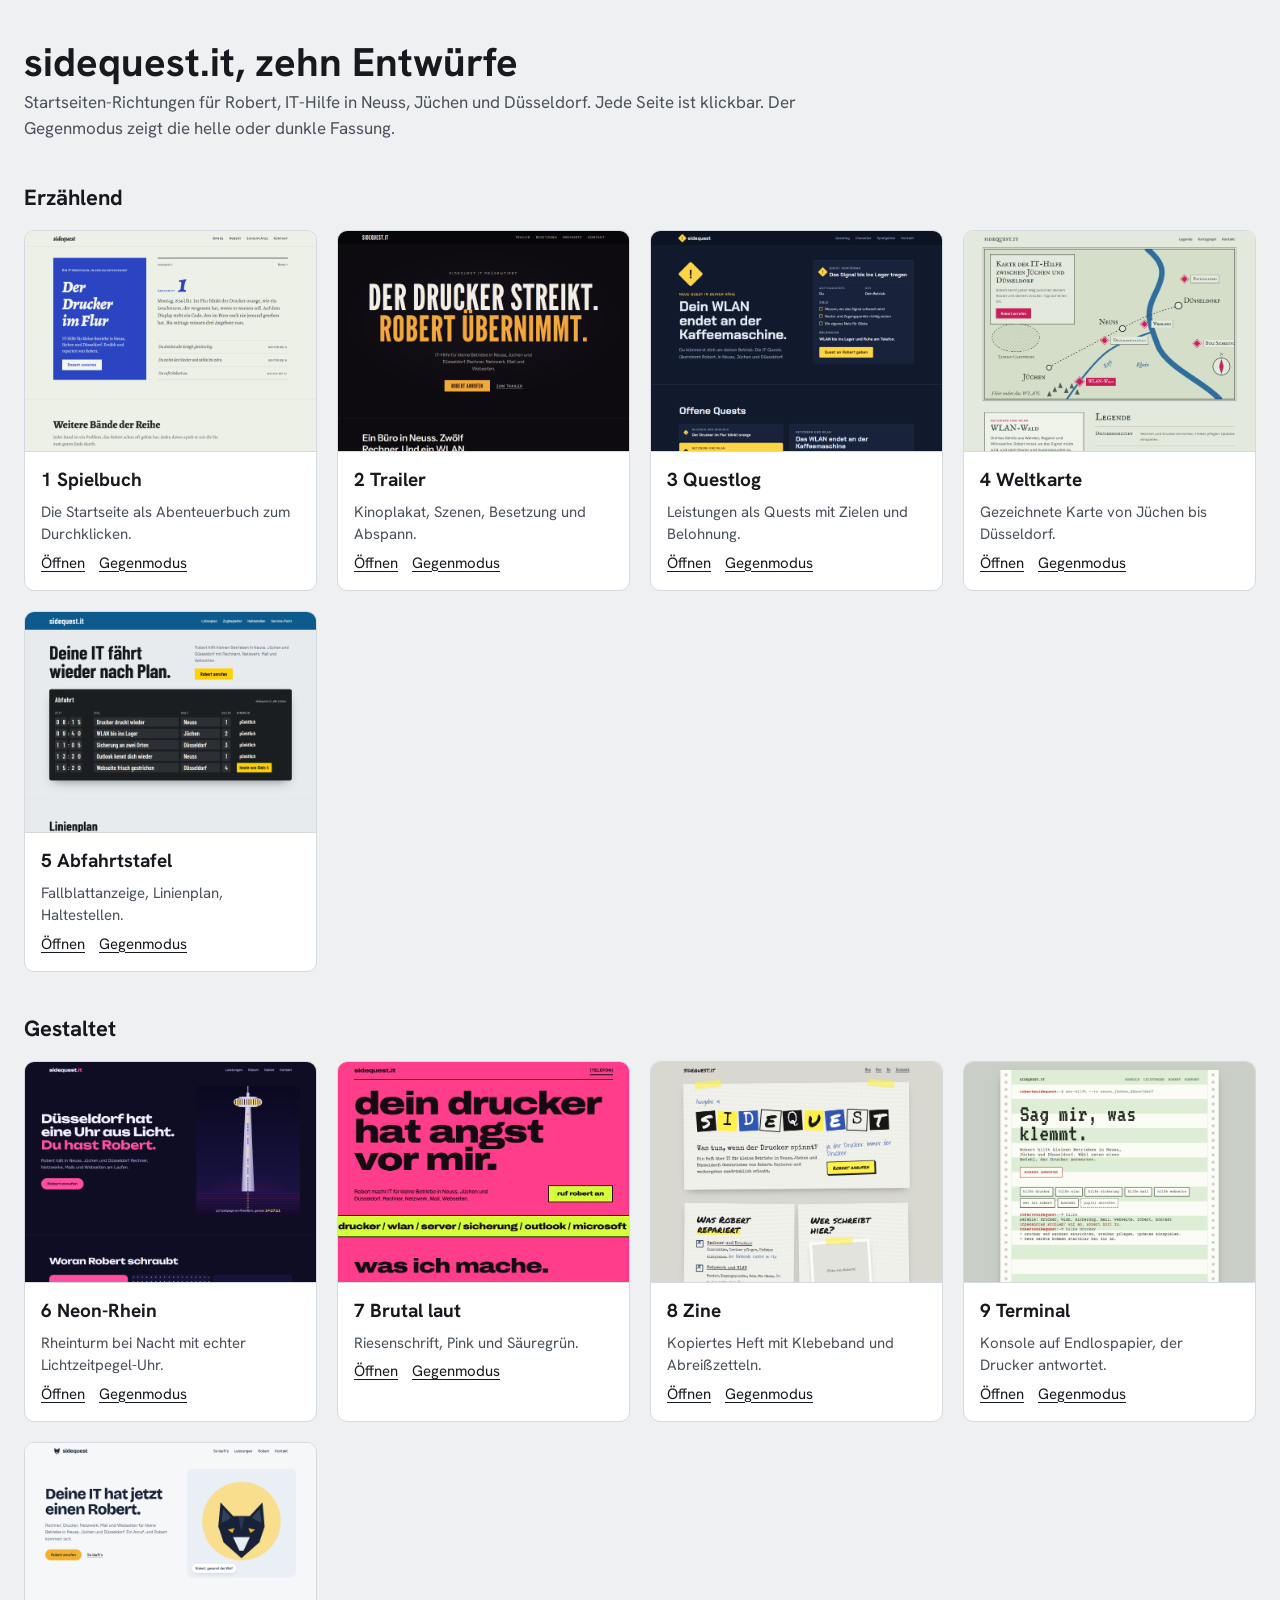
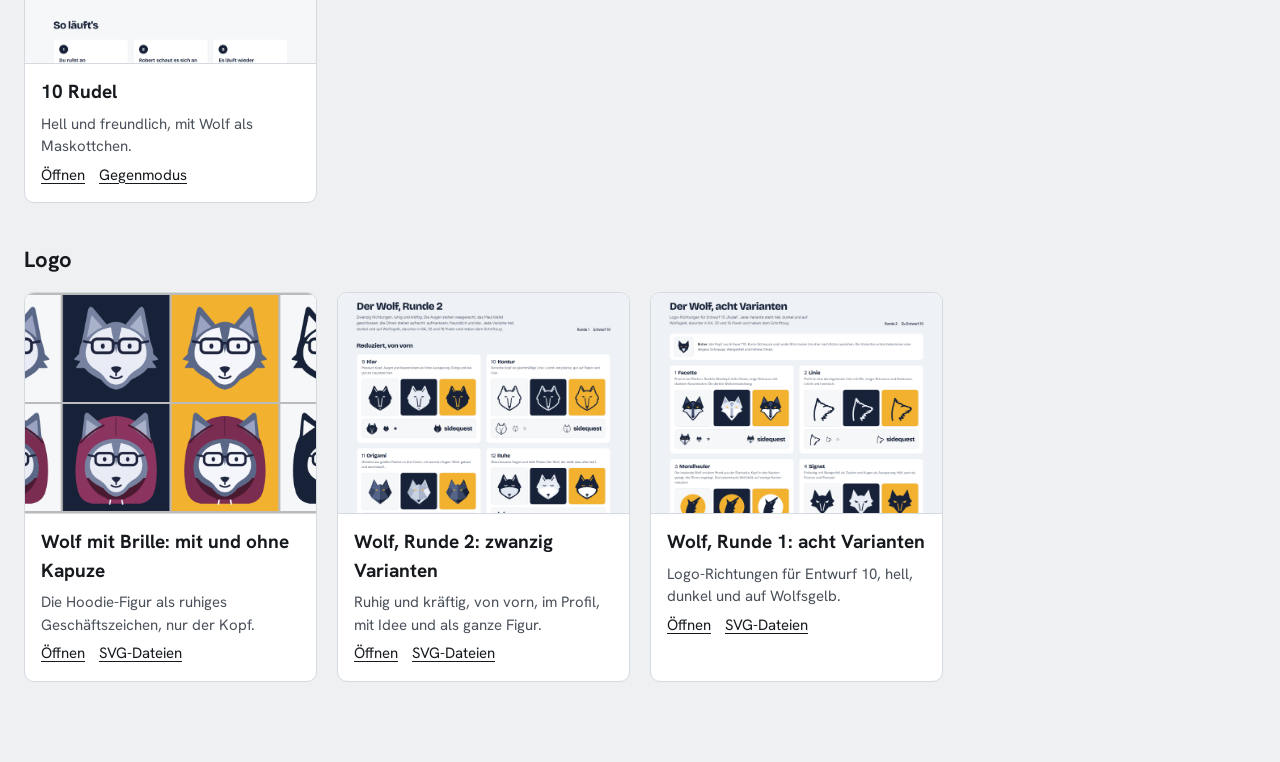
<file: index.html>
<!doctype html>
<html lang="de">
<head>
<meta charset="utf-8">
<meta name="robots" content="noindex, nofollow">
<meta name="viewport" content="width=device-width, initial-scale=1">
<title>sidequest · Zehn Entwürfe</title>
<link rel="stylesheet" href="assets/fonts/fonts.css">
<style>
body{margin:0;background:#EEF0F2;color:#16191D;font-family:"Hanken Grotesk",system-ui,sans-serif;font-size:17px;line-height:1.5}
.wrap{max-width:1280px;margin:0 auto;padding:40px 24px 80px}
h1{margin:0 0 6px;font-size:40px;line-height:1.1}
.lead{margin:0 0 36px;color:#4A515A;max-width:46em}
h2{margin:40px 0 16px;font-size:22px}
.grid{display:grid;grid-template-columns:repeat(auto-fill,minmax(min(280px,100%),1fr));gap:20px}
.card{background:#fff;border:1px solid #D5DAE0;border-radius:10px;overflow:hidden;display:flex;flex-direction:column}
.card img{display:block;width:100%;height:220px;object-fit:cover;object-position:top;border-bottom:1px solid #D5DAE0}
.card div{padding:14px 16px 16px;display:flex;flex-direction:column;gap:6px}
.card b{font-size:19px}
.card span{color:#4A515A;font-size:15px}
.links{display:flex;gap:14px;flex-wrap:wrap;font-size:15px}
a{color:#16191D;text-underline-offset:3px}
a:focus-visible{outline:3px solid #2B45C2;outline-offset:2px}
</style>
</head>
<body>
<div class="wrap">
<h1>sidequest.it, zehn Entwürfe</h1>
<p class="lead">Startseiten-Richtungen für Robert, IT-Hilfe in Neuss, Jüchen und Düsseldorf. Jede Seite ist klickbar. Der Gegenmodus zeigt die helle oder dunkle Fassung.</p>
<h2>Erzählend</h2>
<div class="grid">
<div class="card"><img src="png/01-spielbuch-desktop.png" alt=""><div><b>1 Spielbuch</b><span>Die Startseite als Abenteuerbuch zum Durchklicken.</span><p class="links" style="margin:0"><a href="01-spielbuch/index.html">Öffnen</a><a href="01-spielbuch/index.html?modus=alt">Gegenmodus</a></p></div></div>
<div class="card"><img src="png/02-trailer-desktop.png" alt=""><div><b>2 Trailer</b><span>Kinoplakat, Szenen, Besetzung und Abspann.</span><p class="links" style="margin:0"><a href="02-trailer/index.html">Öffnen</a><a href="02-trailer/index.html?modus=alt">Gegenmodus</a></p></div></div>
<div class="card"><img src="png/03-questlog-desktop.png" alt=""><div><b>3 Questlog</b><span>Leistungen als Quests mit Zielen und Belohnung.</span><p class="links" style="margin:0"><a href="03-questlog/index.html">Öffnen</a><a href="03-questlog/index.html?modus=alt">Gegenmodus</a></p></div></div>
<div class="card"><img src="png/04-weltkarte-desktop.png" alt=""><div><b>4 Weltkarte</b><span>Gezeichnete Karte von Jüchen bis Düsseldorf.</span><p class="links" style="margin:0"><a href="04-weltkarte/index.html">Öffnen</a><a href="04-weltkarte/index.html?modus=alt">Gegenmodus</a></p></div></div>
<div class="card"><img src="png/05-abfahrtstafel-desktop.png" alt=""><div><b>5 Abfahrtstafel</b><span>Fallblattanzeige, Linienplan, Haltestellen.</span><p class="links" style="margin:0"><a href="05-abfahrtstafel/index.html">Öffnen</a><a href="05-abfahrtstafel/index.html?modus=alt">Gegenmodus</a></p></div></div>
</div>
<h2>Gestaltet</h2>
<div class="grid">
<div class="card"><img src="png/06-neon-rhein-desktop.png" alt=""><div><b>6 Neon-Rhein</b><span>Rheinturm bei Nacht mit echter Lichtzeitpegel-Uhr.</span><p class="links" style="margin:0"><a href="06-neon-rhein/index.html">Öffnen</a><a href="06-neon-rhein/index.html?modus=alt">Gegenmodus</a></p></div></div>
<div class="card"><img src="png/07-brutal-laut-desktop.png" alt=""><div><b>7 Brutal laut</b><span>Riesenschrift, Pink und Säuregrün.</span><p class="links" style="margin:0"><a href="07-brutal-laut/index.html">Öffnen</a><a href="07-brutal-laut/index.html?modus=alt">Gegenmodus</a></p></div></div>
<div class="card"><img src="png/08-zine-desktop.png" alt=""><div><b>8 Zine</b><span>Kopiertes Heft mit Klebeband und Abreißzetteln.</span><p class="links" style="margin:0"><a href="08-zine/index.html">Öffnen</a><a href="08-zine/index.html?modus=alt">Gegenmodus</a></p></div></div>
<div class="card"><img src="png/09-terminal-desktop.png" alt=""><div><b>9 Terminal</b><span>Konsole auf Endlospapier, der Drucker antwortet.</span><p class="links" style="margin:0"><a href="09-terminal/index.html">Öffnen</a><a href="09-terminal/index.html?modus=alt">Gegenmodus</a></p></div></div>
<div class="card"><img src="png/10-rudel-desktop.png" alt=""><div><b>10 Rudel</b><span>Hell und freundlich, mit Wolf als Maskottchen.</span><p class="links" style="margin:0"><a href="10-rudel/index.html">Öffnen</a><a href="10-rudel/index.html?modus=alt">Gegenmodus</a></p></div></div>
</div>
<h2>Logo</h2>
<div class="grid">
<div class="card"><img src="png/logo-wolf-3-uebersicht.png" alt=""><div><b>Wolf mit Brille: mit und ohne Kapuze</b><span>Die Hoodie-Figur als ruhiges Geschäftszeichen, nur der Kopf.</span><p class="links" style="margin:0"><a href="logo-wolf-3/index.html">Öffnen</a><a href="https://github.com/brightcolor/sidequest-entwuerfe/tree/main/assets/grafik/wolf">SVG-Dateien</a></p></div></div>
<div class="card"><img src="png/logo-wolf-2-desktop.png" alt=""><div><b>Wolf, Runde 2: zwanzig Varianten</b><span>Ruhig und kräftig, von vorn, im Profil, mit Idee und als ganze Figur.</span><p class="links" style="margin:0"><a href="logo-wolf-2/index.html">Öffnen</a><a href="https://github.com/brightcolor/sidequest-entwuerfe/tree/main/assets/grafik/wolf">SVG-Dateien</a></p></div></div>
<div class="card"><img src="png/logo-wolf-desktop.png" alt=""><div><b>Wolf, Runde 1: acht Varianten</b><span>Logo-Richtungen für Entwurf 10, hell, dunkel und auf Wolfsgelb.</span><p class="links" style="margin:0"><a href="logo-wolf/index.html">Öffnen</a><a href="https://github.com/brightcolor/sidequest-entwuerfe/tree/main/assets/grafik/wolf">SVG-Dateien</a></p></div></div>
</div>
</div>
</body>
</html>
</file>
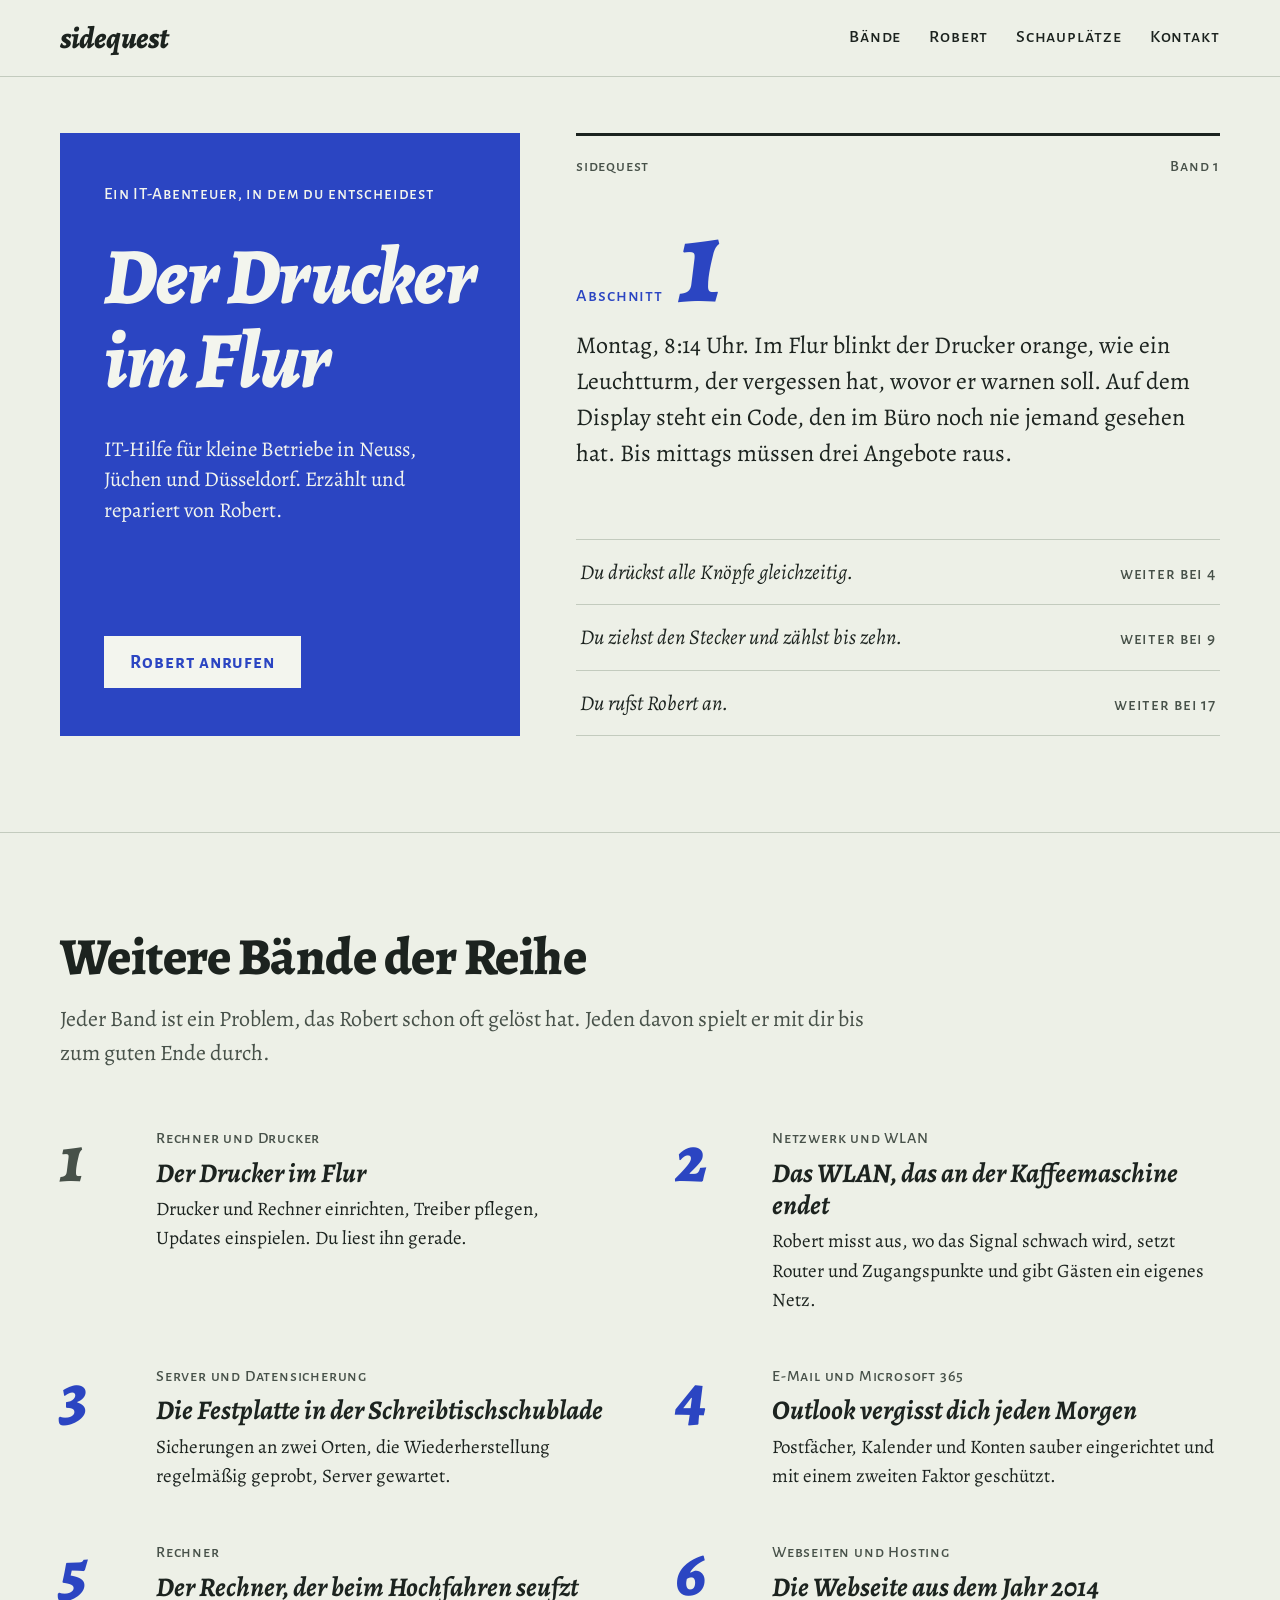
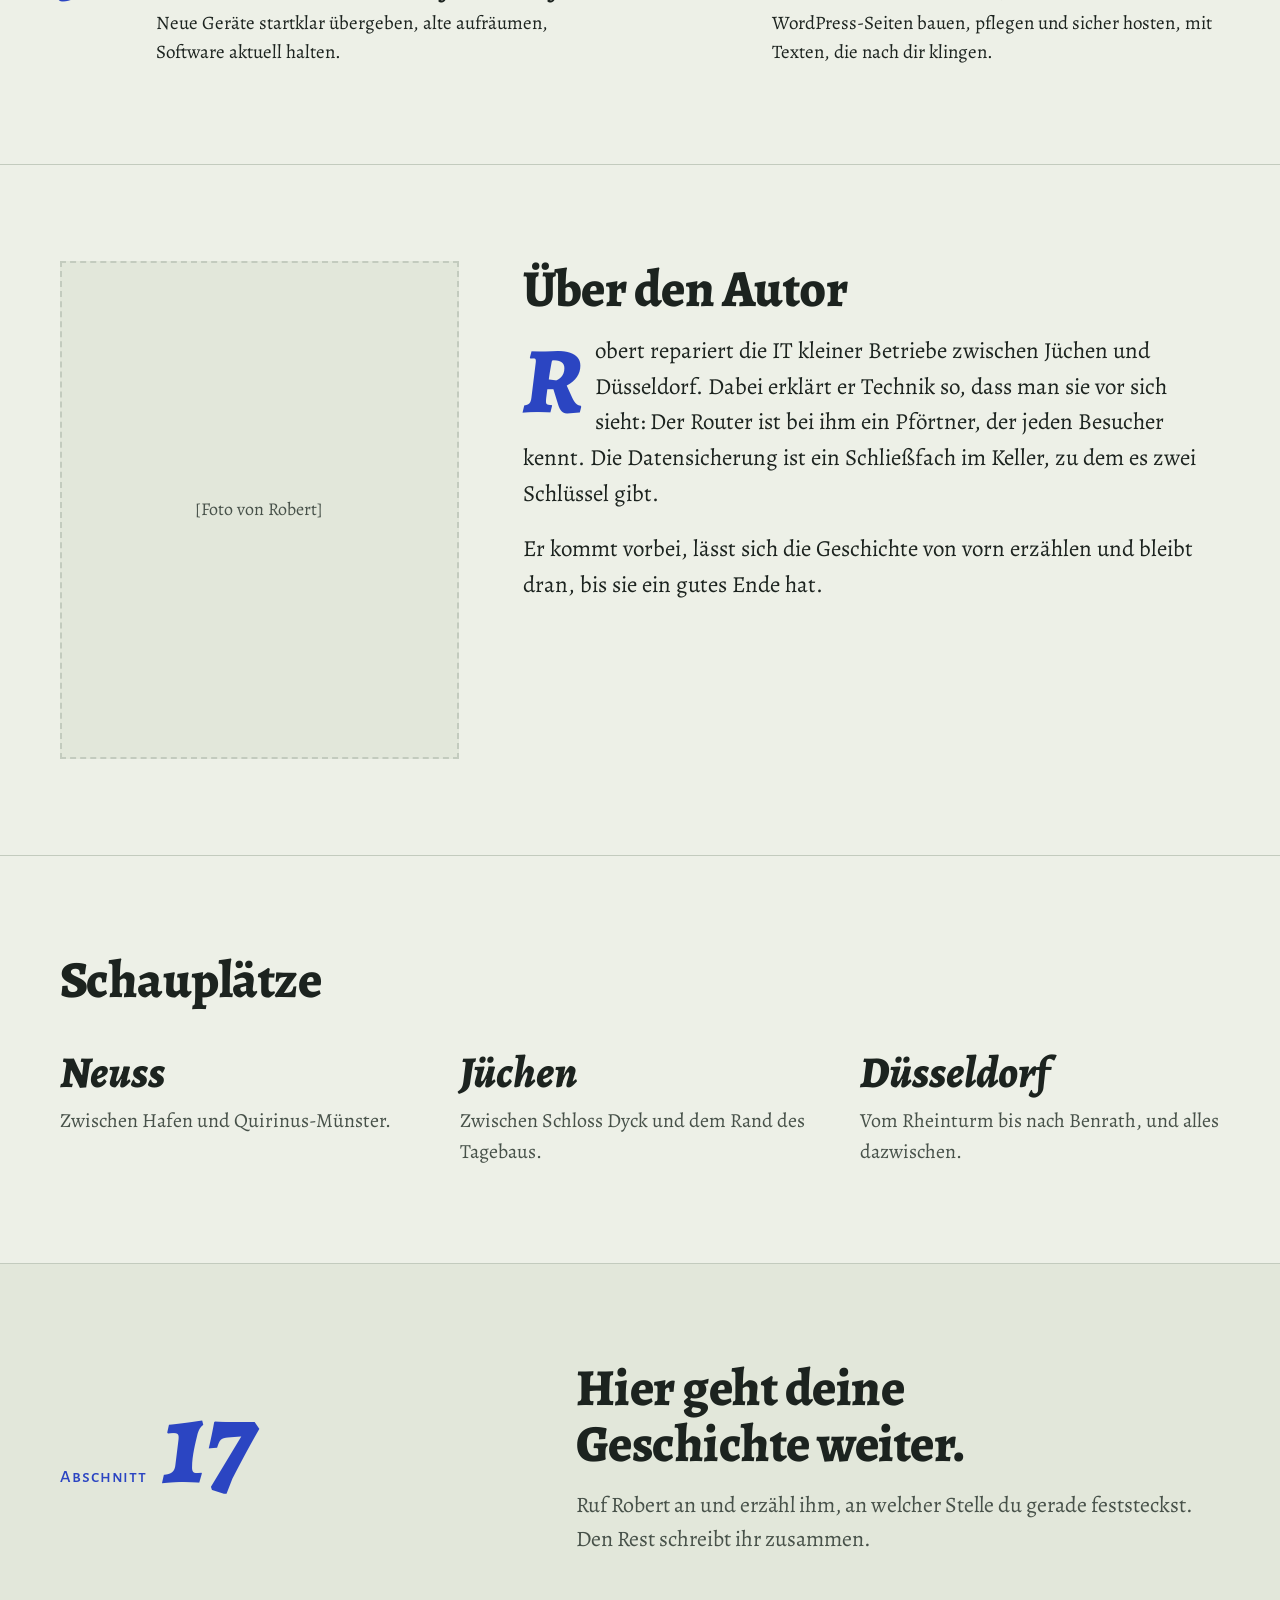
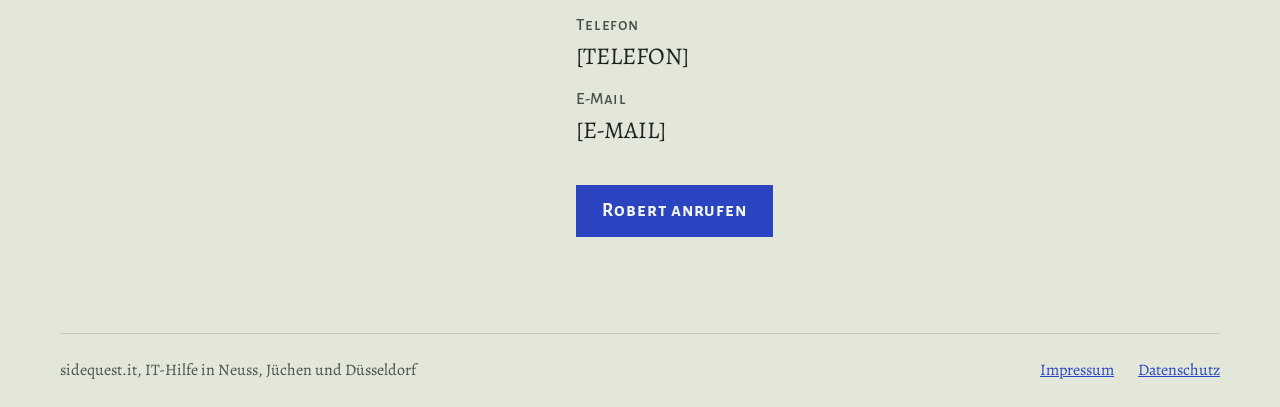
<file: 01-spielbuch/index.html>
<!doctype html>
<html lang="de">
<head>
<meta charset="utf-8">
<meta name="robots" content="noindex, nofollow">
<meta name="viewport" content="width=device-width, initial-scale=1">
<title>sidequest · Entwurf 1: Spielbuch</title>
<link rel="stylesheet" href="../assets/fonts/fonts.css">
<style>
body{margin:0}
.sb{--paper:#EDF0E7;--paper2:#E2E7DA;--ink:#1C231F;--soft:#475149;--stamp:#2B45C2;--onstamp:#F3F5EE;--rule:#C3CBBE;background:var(--paper);color:var(--ink);font-family:"Alegreya",Georgia,serif;font-size:19px;line-height:1.55;min-height:100vh;display:flex;flex-direction:column}
.sb.alt{--paper:#141916;--paper2:#1C231F;--ink:#E4E9E0;--soft:#A5AFA6;--stamp:#93A6FF;--onstamp:#0F1430;--rule:#2E3731}
.sb a{color:var(--stamp)}
.sb a:hover{color:var(--ink)}
.sb :focus-visible{outline:3px solid var(--stamp);outline-offset:3px}
.sb-wrap{width:100%;max-width:1240px;margin:0 auto;padding:0 40px;box-sizing:border-box}
.sb-sc{font-family:"Alegreya Sans SC","Gill Sans",sans-serif;font-weight:500;letter-spacing:.05em}
.sb-head{border-bottom:1px solid var(--rule)}
.sb-headin{display:flex;align-items:center;justify-content:space-between;gap:8px 24px;min-height:76px;flex-wrap:wrap}
.sb .sb-logo{font-weight:800;font-style:italic;font-size:30px;color:var(--ink);text-decoration:none;letter-spacing:-.01em}
.sb-nav{display:flex;gap:4px 28px;flex-wrap:wrap}
.sb .sb-nav a{color:var(--ink);text-decoration:none;font-family:"Alegreya Sans SC",sans-serif;font-weight:500;font-size:18px;letter-spacing:.05em;padding:10px 0}
.sb .sb-nav a:hover{color:var(--stamp)}
.sb-hero{padding:56px 0 96px}
.sb-herogrid{display:grid;grid-template-columns:minmax(0,5fr) minmax(0,7fr);gap:56px;align-items:stretch}
.sb-cover{background:var(--stamp);color:var(--onstamp);padding:48px 44px;display:flex;flex-direction:column;gap:28px;min-height:580px;box-sizing:border-box}
.sb-coverkick{margin:0;font-size:17px}
.sb-title{margin:0;font-weight:800;font-style:italic;font-size:80px;line-height:1.04;letter-spacing:-.015em;text-wrap:balance;padding-bottom:4px}
.sb-coverlead{margin:0;font-size:21px;line-height:1.45;max-width:30ch}
.sb .sb-btn{margin-top:auto;align-self:flex-start;display:inline-flex;align-items:center;min-height:52px;padding:0 26px;background:var(--onstamp);color:var(--stamp);text-decoration:none;font-family:"Alegreya Sans SC",sans-serif;font-weight:700;font-size:19px;letter-spacing:.05em}
.sb .sb-btn:hover{background:var(--ink);color:var(--paper)}
.sb-page{border-top:3px solid var(--ink);padding-top:18px;display:flex;flex-direction:column}
.sb-pagehead{display:flex;justify-content:space-between;font-size:16px;color:var(--soft)}
.sb-num{margin:28px 0 12px;display:flex;align-items:baseline;gap:16px;color:var(--stamp)}
.sb-numlabel{font-size:18px}
.sb-numval{font-weight:800;font-style:italic;font-size:120px;line-height:.9}
.sb-text{margin:0 0 32px;font-size:24px;line-height:1.5;max-width:34em;text-wrap:pretty;min-height:7.5em}
.sb-choices{display:flex;flex-direction:column;border-bottom:1px solid var(--rule)}
.sb-choice{all:unset;box-sizing:border-box;cursor:pointer;display:flex;justify-content:space-between;align-items:baseline;gap:24px;padding:16px 4px;border-top:1px solid var(--rule);font-size:21px;min-height:56px;font-family:"Alegreya",Georgia,serif}
.sb-choicetext{font-style:italic}
.sb-choicego{font-family:"Alegreya Sans SC",sans-serif;letter-spacing:.05em;font-size:17px;color:var(--soft);white-space:nowrap}
.sb-choice:hover .sb-choicetext,.sb-choice:hover .sb-choicego{color:var(--stamp)}
.sb-sec{padding:96px 0;border-top:1px solid var(--rule)}
.sb-h2{margin:0 0 16px;font-weight:800;font-size:52px;line-height:1.08;letter-spacing:-.01em;text-wrap:balance}
.sb-intro{margin:0 0 56px;font-size:22px;color:var(--soft);max-width:38em}
.sb-series{display:grid;grid-template-columns:repeat(auto-fit,minmax(min(460px,100%),1fr));gap:48px 72px;margin:0;padding:0;list-style:none}
.sb-band{display:grid;grid-template-columns:76px minmax(0,1fr);gap:6px 20px;align-content:start}
.sb-bandnr{grid-row:span 3;font-weight:800;font-style:italic;font-size:66px;line-height:1;color:var(--stamp)}
.sb-band.aktuell .sb-bandnr{color:var(--soft)}
.sb-bandcat{font-family:"Alegreya Sans SC",sans-serif;letter-spacing:.05em;font-size:16px;color:var(--soft)}
.sb-bandtitle{margin:0;font-style:italic;font-weight:700;font-size:27px;line-height:1.2}
.sb-bandtext{margin:0;font-size:19px}
.sb-author{display:grid;grid-template-columns:minmax(0,4fr) minmax(0,7fr);gap:64px;align-items:start}
.sb-photo{aspect-ratio:4/5;border:2px dashed var(--rule);display:grid;place-items:center;color:var(--soft);background:var(--paper2);font-size:18px;text-align:center;padding:24px;box-sizing:border-box}
.sb-authortext p{margin:0 0 20px;font-size:23px;line-height:1.55;max-width:32em}
.sb-authortext .sb-first::first-letter{float:left;font-weight:800;font-style:italic;font-size:94px;line-height:.8;margin:10px 12px 0 0;color:var(--stamp)}
.sb-places{display:grid;grid-template-columns:repeat(auto-fit,minmax(min(300px,100%),1fr));gap:40px;margin-top:40px}
.sb-place h3{margin:0 0 8px;font-weight:800;font-style:italic;font-size:44px;line-height:1.1}
.sb-place p{margin:0;font-size:20px;color:var(--soft)}
.sb-contact{background:var(--paper2);flex:1;padding:96px 0 0;border-top:1px solid var(--rule)}
.sb-contactgrid{display:grid;grid-template-columns:minmax(0,5fr) minmax(0,7fr);gap:56px;align-items:start}
.sb-lines{display:grid;gap:10px;margin:28px 0 36px;font-size:24px}
.sb-lines p{margin:0}
.sb-lines span{color:var(--soft);font-family:"Alegreya Sans SC",sans-serif;letter-spacing:.05em;font-size:17px;display:block}
.sb .sb-btn2{display:inline-flex;align-items:center;min-height:52px;padding:0 26px;background:var(--stamp);color:var(--onstamp);text-decoration:none;font-family:"Alegreya Sans SC",sans-serif;font-weight:700;font-size:19px;letter-spacing:.05em}
.sb .sb-btn2:hover{background:var(--ink);color:var(--paper)}
.sb-foot{margin-top:96px;border-top:1px solid var(--rule);padding:24px 0;display:flex;gap:24px;flex-wrap:wrap;justify-content:space-between;font-size:16px;color:var(--soft)}
.sb-footlinks{display:flex;gap:24px}
@media (max-width:900px){
.sb-wrap{padding:0 20px}
.sb-hero{padding:32px 0 64px}
.sb-herogrid,.sb-author,.sb-contactgrid{grid-template-columns:minmax(0,1fr);gap:40px}
.sb-cover{min-height:0;padding:36px 28px}
.sb-title{font-size:52px}
.sb-numval{font-size:88px}
.sb-text{font-size:21px;min-height:0}
.sb-choice{font-size:19px;flex-direction:column;gap:2px}
.sb-sec{padding:64px 0}
.sb-h2{font-size:38px}
.sb-photo{max-width:360px}
.sb-contact{padding-top:64px}
}
</style>
</head>
<body>
<div class="sb" id="seite">
<header class="sb-head">
<div class="sb-wrap sb-headin">
<a class="sb-logo" href="#start">sidequest</a>
<nav class="sb-nav" aria-label="Hauptnavigation">
<a href="#reihe">Bände</a>
<a href="#autor">Robert</a>
<a href="#orte">Schauplätze</a>
<a href="#kontakt">Kontakt</a>
</nav>
</div>
</header>
<main>
<section id="start" class="sb-hero">
<div class="sb-wrap sb-herogrid">
<div class="sb-cover">
<p class="sb-sc sb-coverkick">Ein IT-Abenteuer, in dem du entscheidest</p>
<h1 class="sb-title">Der Drucker im Flur</h1>
<p class="sb-coverlead">IT-Hilfe für kleine Betriebe in Neuss, Jüchen und Düsseldorf. Erzählt und repariert von Robert.</p>
<a class="sb-btn" href="#kontakt">Robert anrufen</a>
</div>
<div class="sb-page" aria-live="polite">
<div class="sb-pagehead sb-sc"><span>sidequest</span><span>Band 1</span></div>
<p class="sb-num"><span class="sb-sc sb-numlabel">Abschnitt</span><span class="sb-numval" id="sb-nr">1</span></p>
<p class="sb-text" id="sb-text">Montag, 8:14 Uhr. Im Flur blinkt der Drucker orange, wie ein Leuchtturm, der vergessen hat, wovor er warnen soll. Auf dem Display steht ein Code, den im Büro noch nie jemand gesehen hat. Bis mittags müssen drei Angebote raus.</p>
<div class="sb-choices" id="sb-wahl">
<button type="button" class="sb-choice" data-ziel="4"><span class="sb-choicetext">Du drückst alle Knöpfe gleichzeitig.</span><span class="sb-choicego">weiter bei 4</span></button>
<button type="button" class="sb-choice" data-ziel="9"><span class="sb-choicetext">Du ziehst den Stecker und zählst bis zehn.</span><span class="sb-choicego">weiter bei 9</span></button>
<button type="button" class="sb-choice" data-ziel="17"><span class="sb-choicetext">Du rufst Robert an.</span><span class="sb-choicego">weiter bei 17</span></button>
</div>
</div>
</div>
</section>
<section id="reihe" class="sb-sec">
<div class="sb-wrap">
<h2 class="sb-h2">Weitere Bände der Reihe</h2>
<p class="sb-intro">Jeder Band ist ein Problem, das Robert schon oft gelöst hat. Jeden davon spielt er mit dir bis zum guten Ende durch.</p>
<ul class="sb-series">
<li class="sb-band aktuell"><span class="sb-bandnr">1</span><span class="sb-bandcat">Rechner und Drucker</span><p class="sb-bandtitle">Der Drucker im Flur</p><p class="sb-bandtext">Drucker und Rechner einrichten, Treiber pflegen, Updates einspielen. Du liest ihn gerade.</p></li>
<li class="sb-band"><span class="sb-bandnr">2</span><span class="sb-bandcat">Netzwerk und WLAN</span><p class="sb-bandtitle">Das WLAN, das an der Kaffeemaschine endet</p><p class="sb-bandtext">Robert misst aus, wo das Signal schwach wird, setzt Router und Zugangspunkte und gibt Gästen ein eigenes Netz.</p></li>
<li class="sb-band"><span class="sb-bandnr">3</span><span class="sb-bandcat">Server und Datensicherung</span><p class="sb-bandtitle">Die Festplatte in der Schreibtischschublade</p><p class="sb-bandtext">Sicherungen an zwei Orten, die Wiederherstellung regelmäßig geprobt, Server gewartet.</p></li>
<li class="sb-band"><span class="sb-bandnr">4</span><span class="sb-bandcat">E-Mail und Microsoft 365</span><p class="sb-bandtitle">Outlook vergisst dich jeden Morgen</p><p class="sb-bandtext">Postfächer, Kalender und Konten sauber eingerichtet und mit einem zweiten Faktor geschützt.</p></li>
<li class="sb-band"><span class="sb-bandnr">5</span><span class="sb-bandcat">Rechner</span><p class="sb-bandtitle">Der Rechner, der beim Hochfahren seufzt</p><p class="sb-bandtext">Neue Geräte startklar übergeben, alte aufräumen, Software aktuell halten.</p></li>
<li class="sb-band"><span class="sb-bandnr">6</span><span class="sb-bandcat">Webseiten und Hosting</span><p class="sb-bandtitle">Die Webseite aus dem Jahr 2014</p><p class="sb-bandtext">WordPress-Seiten bauen, pflegen und sicher hosten, mit Texten, die nach dir klingen.</p></li>
</ul>
</div>
</section>
<section id="autor" class="sb-sec">
<div class="sb-wrap sb-author">
<div class="sb-photo">[Foto von Robert]</div>
<div class="sb-authortext">
<h2 class="sb-h2">Über den Autor</h2>
<p class="sb-first">Robert repariert die IT kleiner Betriebe zwischen Jüchen und Düsseldorf. Dabei erklärt er Technik so, dass man sie vor sich sieht: Der Router ist bei ihm ein Pförtner, der jeden Besucher kennt. Die Datensicherung ist ein Schließfach im Keller, zu dem es zwei Schlüssel gibt.</p>
<p>Er kommt vorbei, lässt sich die Geschichte von vorn erzählen und bleibt dran, bis sie ein gutes Ende hat.</p>
</div>
</div>
</section>
<section id="orte" class="sb-sec">
<div class="sb-wrap">
<h2 class="sb-h2">Schauplätze</h2>
<div class="sb-places">
<div class="sb-place"><h3>Neuss</h3><p>Zwischen Hafen und Quirinus-Münster.</p></div>
<div class="sb-place"><h3>Jüchen</h3><p>Zwischen Schloss Dyck und dem Rand des Tagebaus.</p></div>
<div class="sb-place"><h3>Düsseldorf</h3><p>Vom Rheinturm bis nach Benrath, und alles dazwischen.</p></div>
</div>
</div>
</section>
</main>
<section id="kontakt" class="sb-contact">
<div class="sb-wrap sb-contactgrid">
<div>
<p class="sb-num"><span class="sb-sc sb-numlabel">Abschnitt</span><span class="sb-numval">17</span></p>
</div>
<div>
<h2 class="sb-h2">Hier geht deine Geschichte weiter.</h2>
<p class="sb-intro">Ruf Robert an und erzähl ihm, an welcher Stelle du gerade feststeckst. Den Rest schreibt ihr zusammen.</p>
<div class="sb-lines">
<p><span>Telefon</span>[TELEFON]</p>
<p><span>E-Mail</span>[E-MAIL]</p>
</div>
<a class="sb-btn2" href="tel:[TELEFON]">Robert anrufen</a>
</div>
</div>
<div class="sb-wrap">
<footer class="sb-foot"><span>sidequest.it, IT-Hilfe in Neuss, Jüchen und Düsseldorf</span><span class="sb-footlinks"><a href="#impressum">Impressum</a><a href="#datenschutz">Datenschutz</a></span></footer>
</div>
</section>
</div>
<script>
(function () {
  var seite = document.getElementById('seite');
  if (new URLSearchParams(location.search).get('modus') === 'alt') seite.classList.add('alt');

  var abschnitte = {
    '1': { text: 'Montag, 8:14 Uhr. Im Flur blinkt der Drucker orange, wie ein Leuchtturm, der vergessen hat, wovor er warnen soll. Auf dem Display steht ein Code, den im Büro noch nie jemand gesehen hat. Bis mittags müssen drei Angebote raus.',
      wahl: [['Du drückst alle Knöpfe gleichzeitig.', '4'], ['Du ziehst den Stecker und zählst bis zehn.', '9'], ['Du rufst Robert an.', '17']] },
    '4': { text: 'Der Drucker holt tief Luft und legt los: eine Testseite, dann noch eine, dann noch eine. Nach der neunzigsten ist das Papierfach leer, und der Code ist wieder da. Diesmal in Rot.',
      wahl: [['Du ziehst doch den Stecker.', '9'], ['Du rufst Robert an.', '17']] },
    '9': { text: 'Zehn Sekunden Stille. Dann erwacht der Drucker, summt zufrieden und zeigt dir denselben Code wie vorher, jetzt mit Ausrufezeichen. Aus dem Nachbarbüro ruft jemand, ob die Angebote schon draußen sind.',
      wahl: [['Du fängst noch einmal von vorn an.', '1'], ['Du rufst Robert an.', '17']] },
    '17': { text: 'Robert lässt sich den Code vorlesen, stellt drei Fragen und schaltet sich auf den Rechner, der die Druckaufträge verteilt. Ein Treiber hat sich über Nacht selbst aktualisiert. Um 9:02 Uhr druckt der Flur wieder, und Robert erklärt dir in zwei Sätzen, was passiert ist.',
      wahl: [['Du speicherst dir Roberts Nummer.', 'kontakt'], ['Du spielst noch einmal von vorn.', '1']] }
  };

  var nr = document.getElementById('sb-nr');
  var text = document.getElementById('sb-text');
  var wahl = document.getElementById('sb-wahl');

  function zeige(ziel) {
    if (ziel === 'kontakt') { document.getElementById('kontakt').scrollIntoView({ behavior: 'smooth' }); return; }
    var a = abschnitte[ziel];
    nr.textContent = ziel;
    text.textContent = a.text;
    wahl.textContent = '';
    a.wahl.forEach(function (w) {
      var b = document.createElement('button');
      b.type = 'button';
      b.className = 'sb-choice';
      b.dataset.ziel = w[1];
      var t = document.createElement('span'); t.className = 'sb-choicetext'; t.textContent = w[0];
      var g = document.createElement('span'); g.className = 'sb-choicego'; g.textContent = w[1] === 'kontakt' ? 'weiter beim Kontakt' : 'weiter bei ' + w[1];
      b.append(t, g);
      wahl.append(b);
    });
    wahl.querySelector('button').focus({ preventScroll: true });
  }

  wahl.addEventListener('click', function (e) {
    var b = e.target.closest('button[data-ziel]');
    if (b) zeige(b.dataset.ziel);
  });
})();
</script>
</body>
</html>
</file>
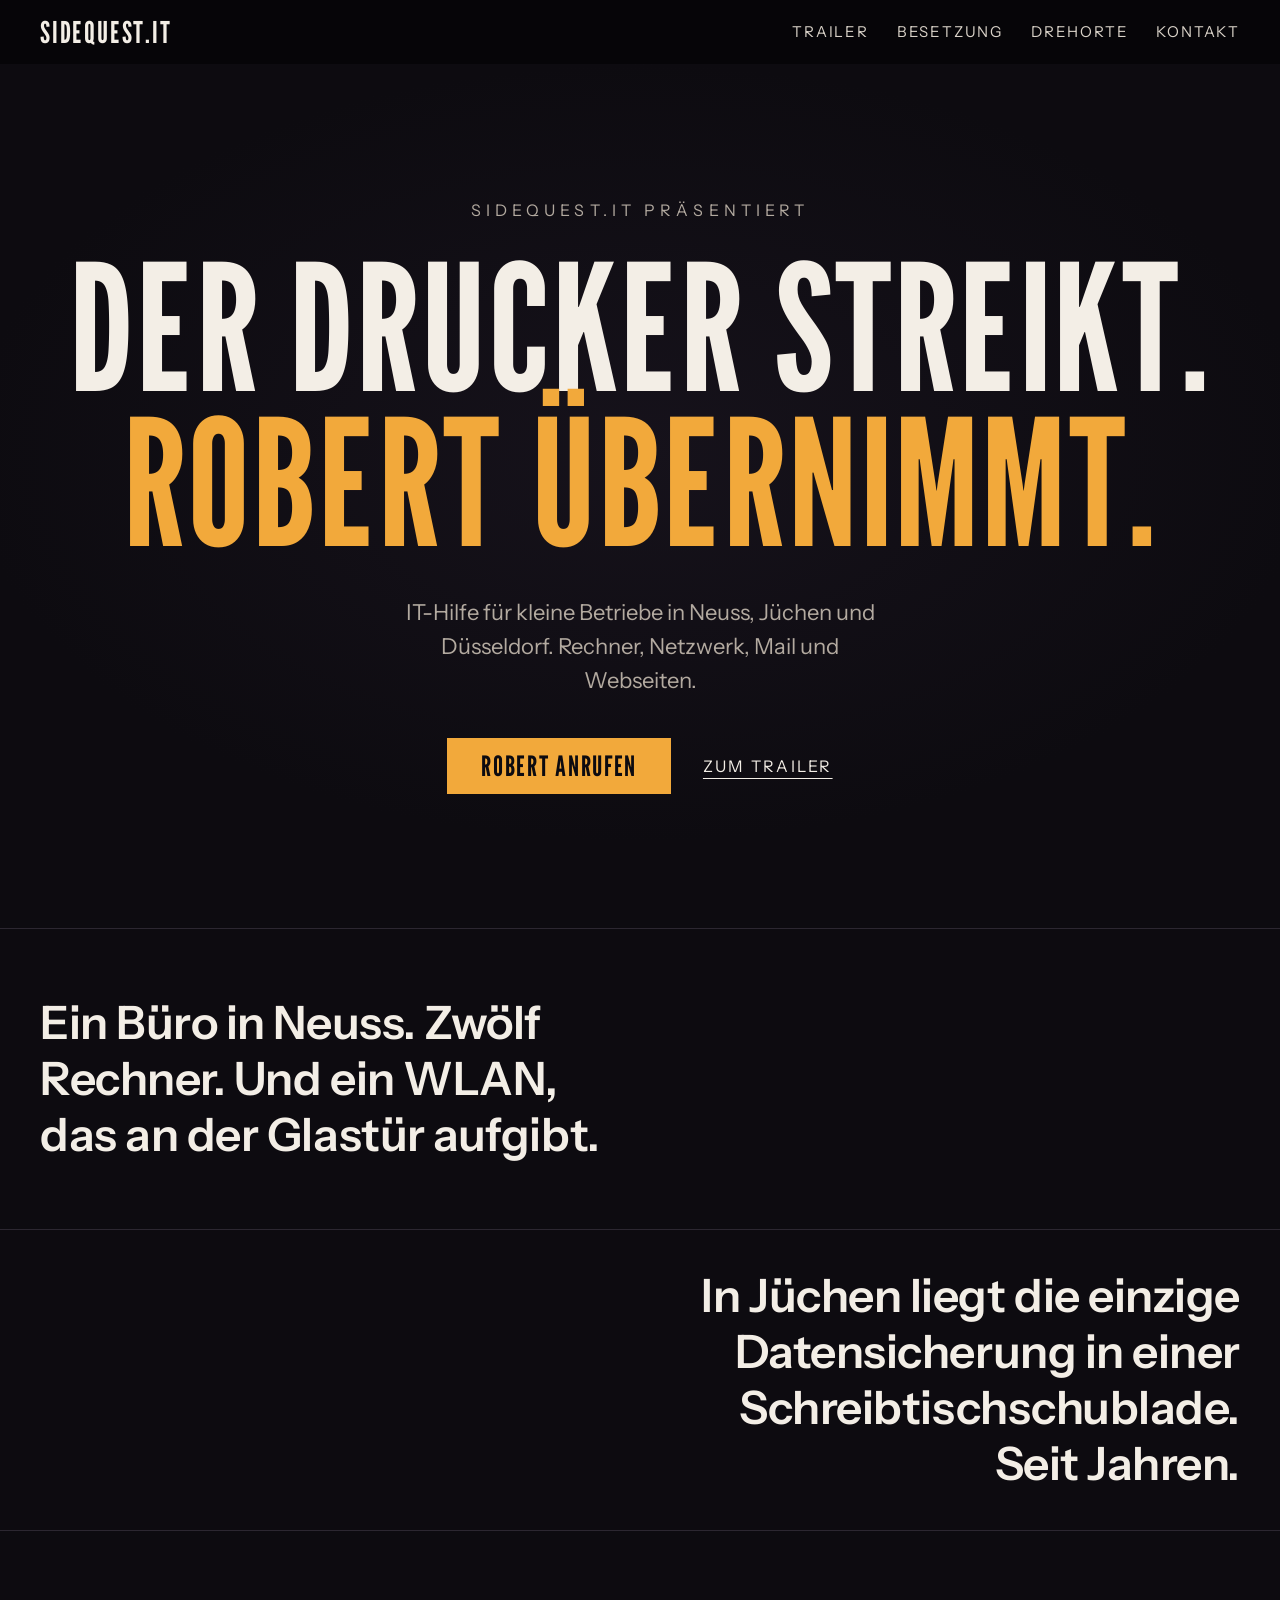
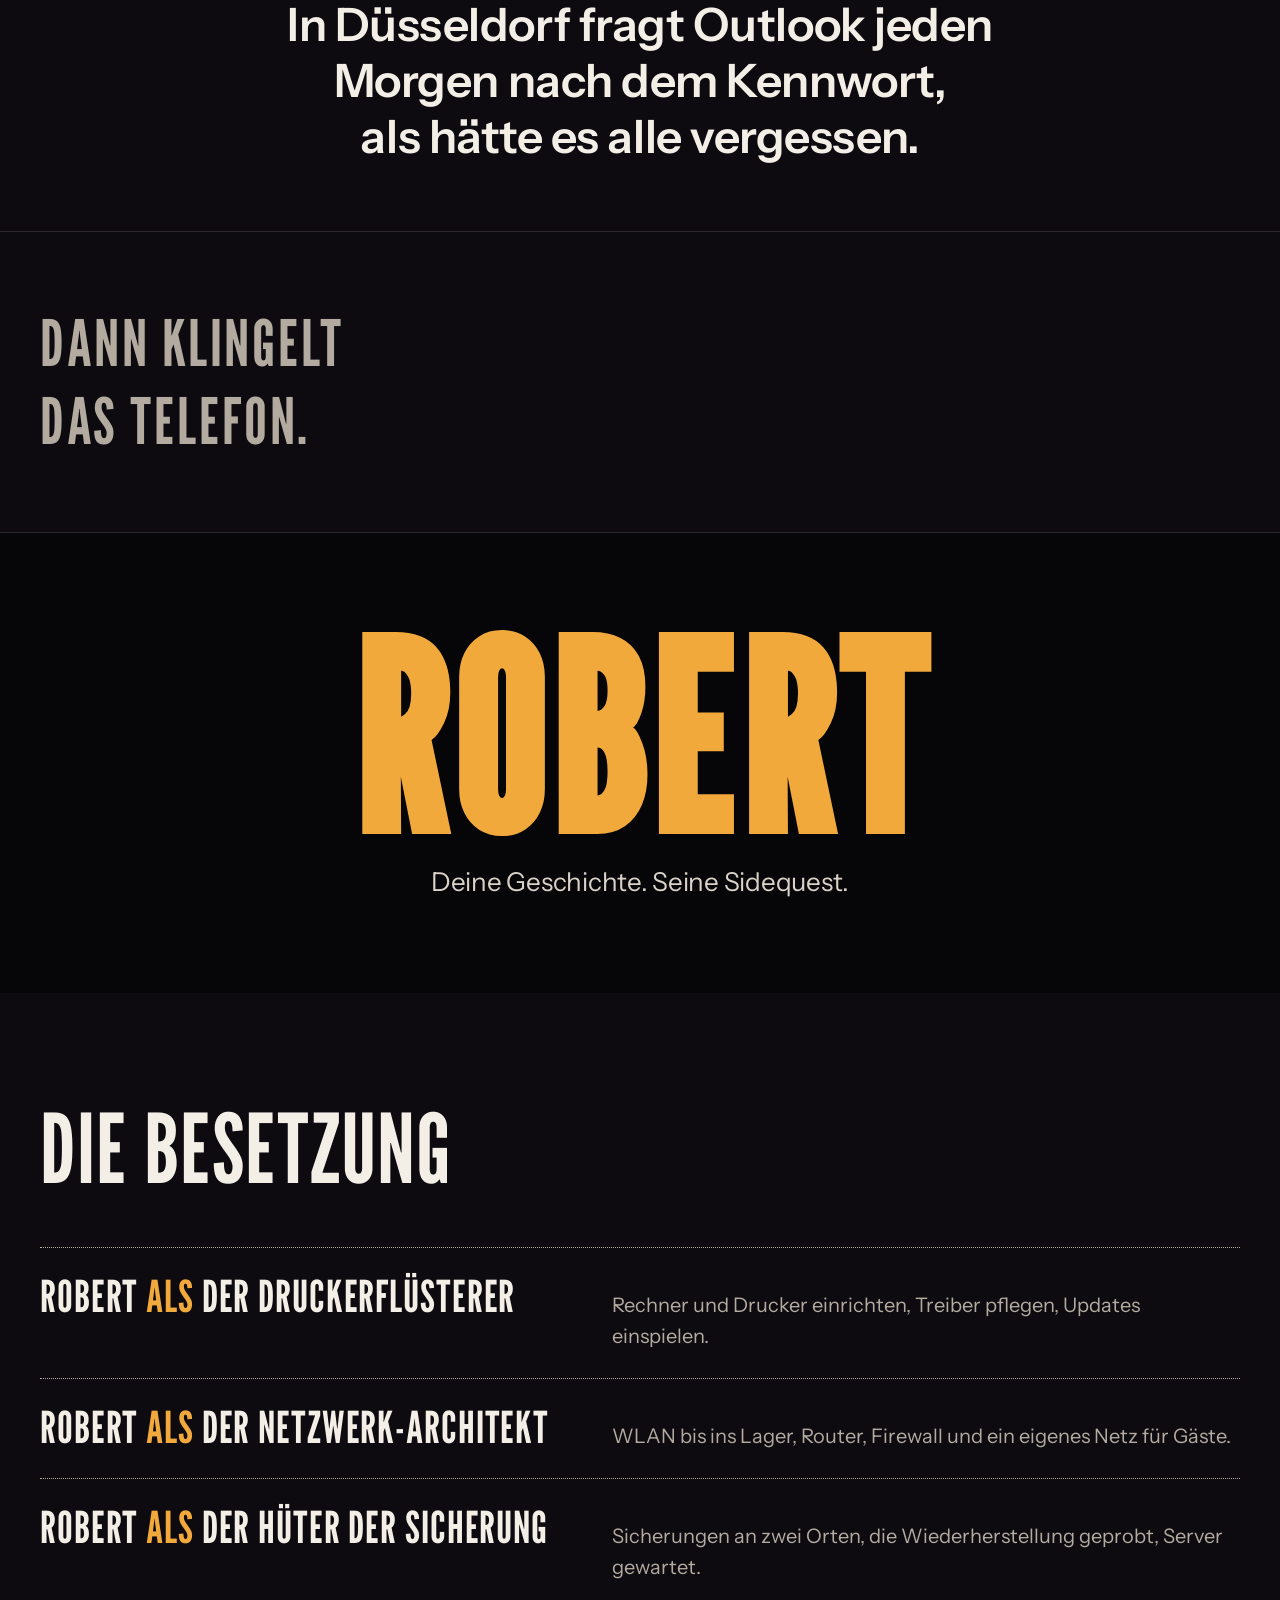
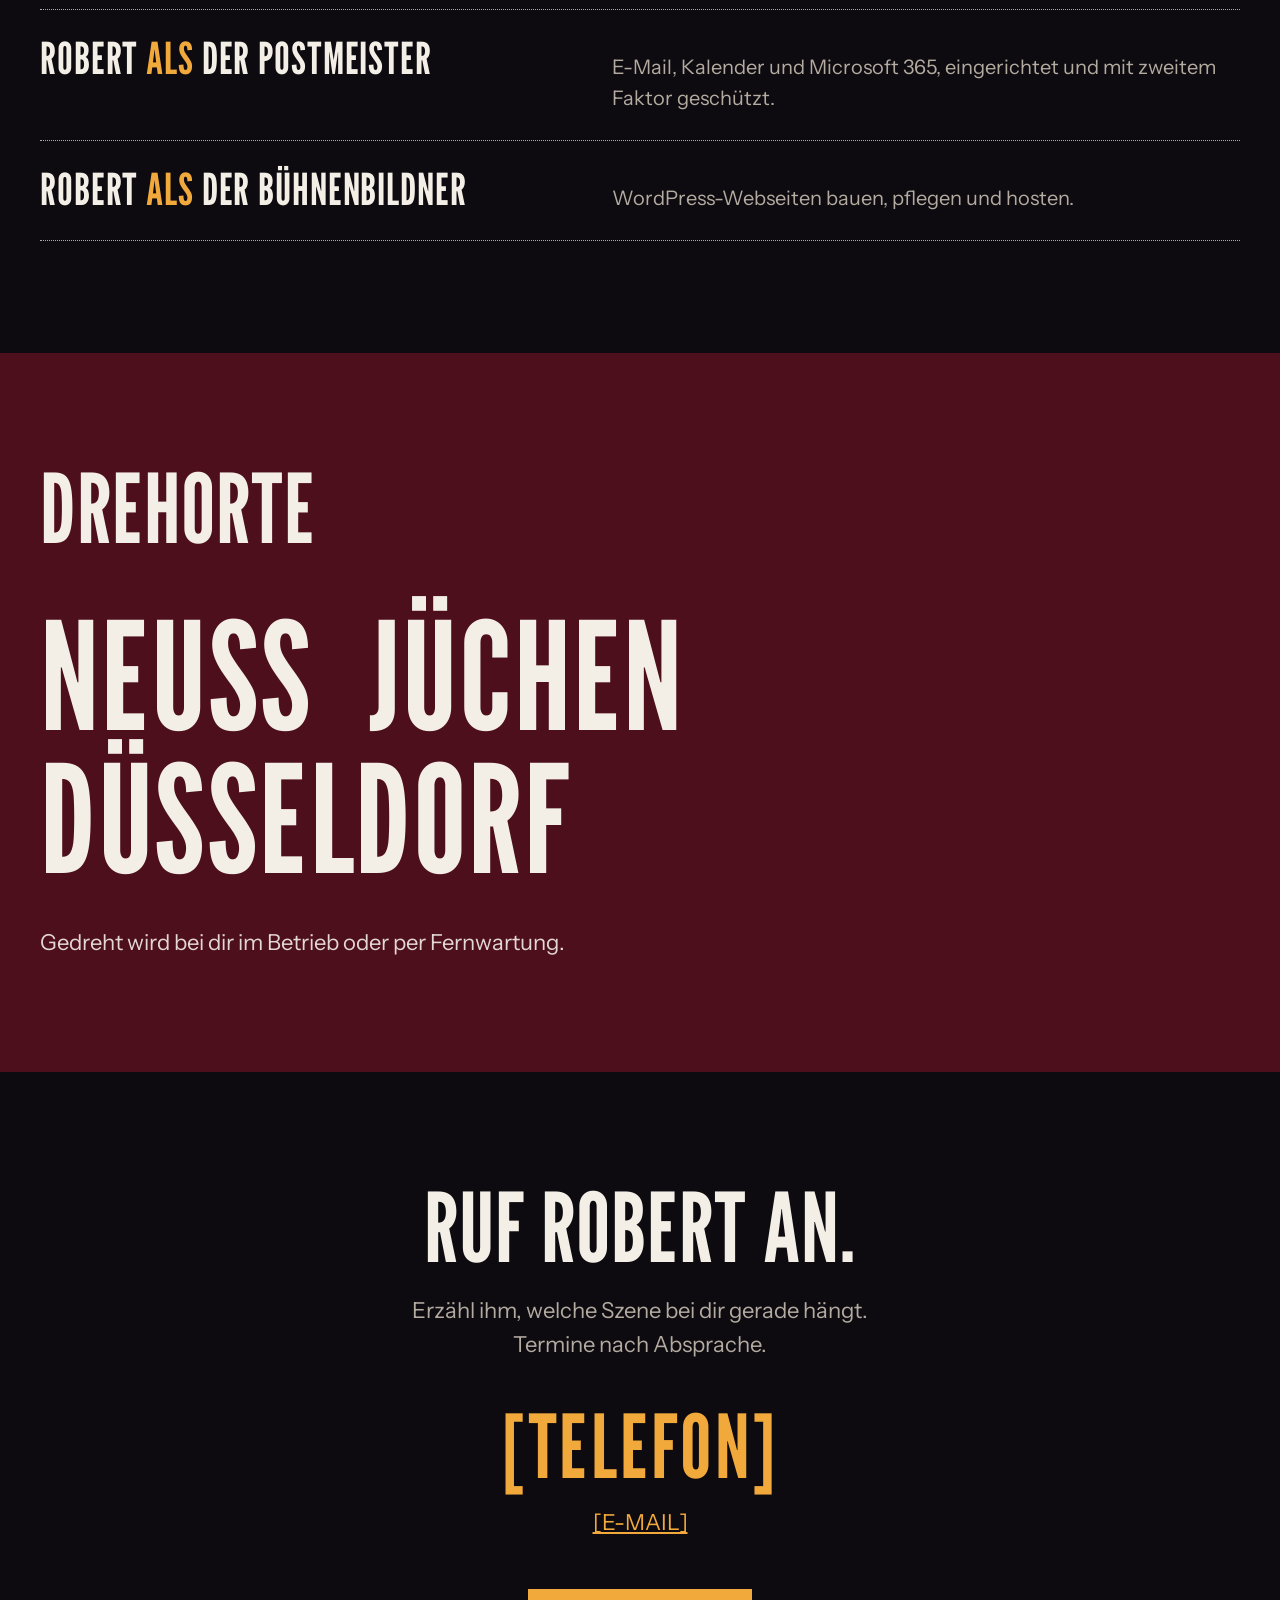
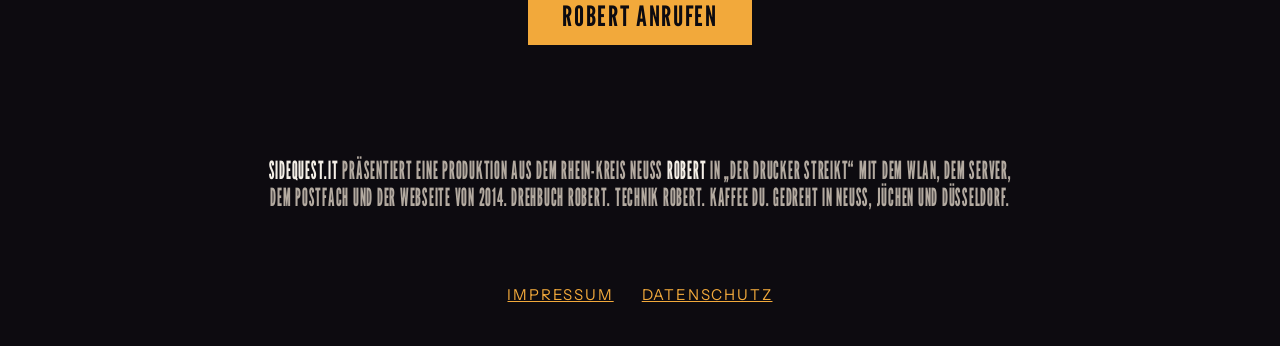
<file: 02-trailer/index.html>
<!doctype html>
<html lang="de">
<head>
<meta charset="utf-8">
<meta name="robots" content="noindex, nofollow">
<meta name="viewport" content="width=device-width, initial-scale=1">
<title>sidequest · Entwurf 2: Trailer</title>
<link rel="stylesheet" href="../assets/fonts/fonts.css">
<style>
body{margin:0}
.tr{--night:#0D0B10;--night2:#16121B;--screen:#F3EEE6;--amber:#F2A93B;--dim:#B3AAA0;--line:#2C2731;--velvet:#4E0F1C;--onvelvet:#F3EEE6;--bar:#060508;
background:var(--night);color:var(--screen);font-family:"Instrument Sans",system-ui,sans-serif;font-size:18px;line-height:1.55;min-height:100vh;display:flex;flex-direction:column}
.tr.alt{--night:#F2ECE2;--night2:#E8E0D3;--screen:#18141C;--amber:#8C4A00;--dim:#574E46;--line:#D3C9BB;--velvet:#6E1526}
.tr a{color:var(--amber)}
.tr :focus-visible{outline:3px solid var(--amber);outline-offset:3px}
.tr-wrap{width:100%;max-width:1280px;margin:0 auto;padding:0 40px;box-sizing:border-box}
.tr-display{font-family:"League Gothic","Oswald",Impact,sans-serif;font-weight:400;text-transform:uppercase;letter-spacing:.01em}
.tr-bar{background:var(--bar);color:#E9E3DA;min-height:64px;display:flex;align-items:center}
.tr-barin{display:flex;justify-content:space-between;align-items:center;gap:8px 24px;flex-wrap:wrap;width:100%}
.tr .tr-logo{font-family:"League Gothic",Impact,sans-serif;font-size:30px;letter-spacing:.06em;color:#F3EEE6;text-decoration:none;text-transform:uppercase}
.tr-nav{display:flex;gap:4px 28px;flex-wrap:wrap}
.tr .tr-nav a{color:#D9D2C8;text-decoration:none;font-size:15px;letter-spacing:.12em;text-transform:uppercase;padding:10px 0}
.tr .tr-nav a:hover{color:#F2A93B}
.tr-hero{background:radial-gradient(ellipse 70% 60% at 50% 45%,var(--night2) 0%,var(--night) 75%);min-height:720px;display:flex;align-items:center;text-align:center;padding:72px 0}
.tr-kick{margin:0 0 28px;font-size:16px;letter-spacing:.32em;text-transform:uppercase;color:var(--dim)}
.tr-title{margin:0;font-size:176px;line-height:.88}
.tr-title span{display:block}
.tr-l2{color:var(--amber)}
.tr-sub{margin:36px auto 0;max-width:34ch;font-size:22px;color:var(--dim)}
.tr-ctas{margin-top:40px;display:flex;gap:16px 32px;justify-content:center;align-items:center;flex-wrap:wrap}
.tr .tr-btn{display:inline-flex;align-items:center;min-height:56px;padding:0 34px;background:var(--amber);color:var(--night);text-decoration:none;font-family:"League Gothic",Impact,sans-serif;font-size:28px;letter-spacing:.06em;text-transform:uppercase}
.tr.alt .tr-btn{color:#FFF8EE}
.tr .tr-btn:hover{background:var(--screen);color:var(--night)}
.tr .tr-link{color:var(--screen);font-size:16px;letter-spacing:.14em;text-transform:uppercase;text-underline-offset:6px}
.tr-reel{border-top:1px solid var(--line)}
.tr-card{min-height:300px;display:flex;align-items:center;border-bottom:1px solid var(--line)}
.tr-card p{margin:0;font-size:46px;line-height:1.22;font-weight:600;letter-spacing:-.01em;max-width:24ch;text-wrap:balance}
.tr-card:nth-child(2) .tr-wrap{display:flex;justify-content:flex-end;text-align:right}
.tr-card:nth-child(3) .tr-wrap{display:flex;justify-content:center;text-align:center}
.tr-card .tr-pause{font-family:"League Gothic",Impact,sans-serif;text-transform:uppercase;font-weight:400;font-size:64px;letter-spacing:.04em;color:var(--dim)}
.tr-name{min-height:460px;background:var(--bar);color:#F3EEE6;text-align:center;border:0}
.tr-name .tr-wrap{display:flex;flex-direction:column;align-items:center;gap:18px}
.tr-name .tr-big{font-family:"League Gothic",Impact,sans-serif;font-size:260px;line-height:.85;letter-spacing:.02em;text-transform:uppercase;color:#F2A93B;max-width:none}
.tr-name .tr-tag{font-size:26px;font-weight:400;color:#D9D2C8;max-width:none}
.tr-sec{padding:112px 0}
.tr-h2{margin:0 0 56px;font-size:96px;line-height:.9}
.tr-cast{display:grid;gap:0;margin:0;padding:0;list-style:none}
.tr-cast li{display:grid;grid-template-columns:minmax(0,5fr) minmax(0,6fr);gap:12px 48px;padding:26px 0;border-top:1px dotted var(--dim);align-items:baseline}
.tr-cast li:last-child{border-bottom:1px dotted var(--dim)}
.tr-role{font-family:"League Gothic",Impact,sans-serif;text-transform:uppercase;font-size:44px;line-height:1;letter-spacing:.02em}
.tr-role em{font-style:normal;color:var(--amber)}
.tr-cast p{margin:0;font-size:20px;color:var(--dim)}
.tr-orte{background:var(--velvet);color:var(--onvelvet);padding:112px 0}
.tr-orte .tr-h2{color:var(--onvelvet)}
.tr-orte .tr-ortliste{display:flex;flex-wrap:wrap;gap:8px 56px;font-size:150px;line-height:.9}
.tr-orte p.tr-ortnote{margin:40px 0 0;font-size:22px;opacity:.9}
.tr-contact{flex:1;padding:112px 0 0;text-align:center}
.tr-contact .tr-h2{margin-bottom:24px}
.tr-contact .tr-lead{margin:0 auto 40px;max-width:34ch;font-size:22px;color:var(--dim)}
.tr-phone{font-family:"League Gothic",Impact,sans-serif;font-size:88px;line-height:1;color:var(--amber);letter-spacing:.03em;margin:0}
.tr-mail{margin:16px 0 48px;font-size:22px}
.tr-billing{margin:112px auto 0;max-width:980px;font-family:"League Gothic",Impact,sans-serif;font-stretch:75%;text-transform:uppercase;font-size:25px;line-height:1.08;letter-spacing:.03em;color:var(--dim);text-wrap:balance}
.tr-billing b{font-weight:400;color:var(--screen)}
.tr-foot{margin-top:48px;padding:24px 0 40px;display:flex;justify-content:center;gap:28px;font-size:15px;letter-spacing:.12em;text-transform:uppercase}
@media (prefers-reduced-motion:no-preference){
.tr-l1{animation:tr-rise 1s cubic-bezier(.16,1,.3,1) both}
.tr-l2{animation:tr-rise 1s .55s cubic-bezier(.16,1,.3,1) both}
.tr-sub,.tr-ctas{animation:tr-fade .8s 1.2s both}
}
@keyframes tr-rise{from{opacity:0;transform:translateY(32px)}to{opacity:1;transform:none}}
@keyframes tr-fade{from{opacity:0}to{opacity:1}}
@media (max-width:900px){
.tr-wrap{padding:0 20px}
.tr-hero{min-height:0;padding:56px 0 64px}
.tr-title{font-size:84px}
.tr-sub{font-size:19px}
.tr-card{min-height:220px}
.tr-card p{font-size:30px}
.tr-card .tr-pause{font-size:44px}
.tr-name{min-height:300px}
.tr-name .tr-big{font-size:130px}
.tr-name .tr-tag{font-size:20px}
.tr-sec,.tr-orte{padding:72px 0}
.tr-h2{font-size:64px;margin-bottom:32px}
.tr-cast li{grid-template-columns:minmax(0,1fr)}
.tr-role{font-size:36px}
.tr-orte .tr-ortliste{font-size:72px;gap:4px 28px}
.tr-phone{font-size:60px}
.tr-billing{font-size:20px}
}
</style>
</head>
<body>
<div class="tr" id="seite">
<header class="tr-bar">
<div class="tr-wrap tr-barin">
<a class="tr-logo" href="#start">sidequest.it</a>
<nav class="tr-nav" aria-label="Hauptnavigation">
<a href="#trailer">Trailer</a>
<a href="#besetzung">Besetzung</a>
<a href="#drehorte">Drehorte</a>
<a href="#kontakt">Kontakt</a>
</nav>
</div>
</header>
<main>
<section id="start" class="tr-hero">
<div class="tr-wrap">
<p class="tr-kick">sidequest.it präsentiert</p>
<h1 class="tr-title tr-display"><span class="tr-l1">Der Drucker streikt.</span><span class="tr-l2">Robert übernimmt.</span></h1>
<p class="tr-sub">IT-Hilfe für kleine Betriebe in Neuss, Jüchen und Düsseldorf. Rechner, Netzwerk, Mail und Webseiten.</p>
<div class="tr-ctas"><a class="tr-btn" href="#kontakt">Robert anrufen</a><a class="tr-link" href="#trailer">Zum Trailer</a></div>
</div>
</section>
<section id="trailer" class="tr-reel" aria-label="Trailer">
<div class="tr-card"><div class="tr-wrap"><p>Ein Büro in Neuss. Zwölf Rechner. Und ein WLAN, das an der Glastür aufgibt.</p></div></div>
<div class="tr-card"><div class="tr-wrap"><p>In Jüchen liegt die einzige Datensicherung in einer Schreibtischschublade. Seit Jahren.</p></div></div>
<div class="tr-card"><div class="tr-wrap"><p>In Düsseldorf fragt Outlook jeden Morgen nach dem Kennwort, als hätte es alle vergessen.</p></div></div>
<div class="tr-card"><div class="tr-wrap"><p class="tr-pause">Dann klingelt das Telefon.</p></div></div>
<div class="tr-card tr-name"><div class="tr-wrap"><p class="tr-big">Robert</p><p class="tr-tag">Deine Geschichte. Seine Sidequest.</p></div></div>
</section>
<section id="besetzung" class="tr-sec">
<div class="tr-wrap">
<h2 class="tr-h2 tr-display">Die Besetzung</h2>
<ul class="tr-cast">
<li><span class="tr-role">Robert <em>als</em> der Druckerflüsterer</span><p>Rechner und Drucker einrichten, Treiber pflegen, Updates einspielen.</p></li>
<li><span class="tr-role">Robert <em>als</em> der Netzwerk-Architekt</span><p>WLAN bis ins Lager, Router, Firewall und ein eigenes Netz für Gäste.</p></li>
<li><span class="tr-role">Robert <em>als</em> der Hüter der Sicherung</span><p>Sicherungen an zwei Orten, die Wiederherstellung geprobt, Server gewartet.</p></li>
<li><span class="tr-role">Robert <em>als</em> der Postmeister</span><p>E-Mail, Kalender und Microsoft 365, eingerichtet und mit zweitem Faktor geschützt.</p></li>
<li><span class="tr-role">Robert <em>als</em> der Bühnenbildner</span><p>WordPress-Webseiten bauen, pflegen und hosten.</p></li>
</ul>
</div>
</section>
<section id="drehorte" class="tr-orte">
<div class="tr-wrap">
<h2 class="tr-h2 tr-display">Drehorte</h2>
<p class="tr-ortliste tr-display" style="margin: 0"><span>Neuss</span><span>Jüchen</span><span>Düsseldorf</span></p>
<p class="tr-ortnote">Gedreht wird bei dir im Betrieb oder per Fernwartung.</p>
</div>
</section>
</main>
<section id="kontakt" class="tr-contact">
<div class="tr-wrap">
<h2 class="tr-h2 tr-display">Ruf Robert an.</h2>
<p class="tr-lead">Erzähl ihm, welche Szene bei dir gerade hängt. Termine nach Absprache.</p>
<p class="tr-phone">[TELEFON]</p>
<p class="tr-mail"><a href="mailto:[E-MAIL]">[E-MAIL]</a></p>
<a class="tr-btn" href="tel:[TELEFON]">Robert anrufen</a>
<p class="tr-billing"><b>sidequest.it</b> präsentiert eine Produktion aus dem Rhein-Kreis Neuss <b>Robert</b> in „Der Drucker streikt“ mit dem WLAN, dem Server, dem Postfach und der Webseite von 2014. Drehbuch Robert. Technik Robert. Kaffee du. Gedreht in Neuss, Jüchen und Düsseldorf.</p>
<footer class="tr-foot"><a href="#impressum">Impressum</a><a href="#datenschutz">Datenschutz</a></footer>
</div>
</section>
</div>
<script>
if (new URLSearchParams(location.search).get('modus') === 'alt') document.getElementById('seite').classList.add('alt');
</script>
</body>
</html>
</file>
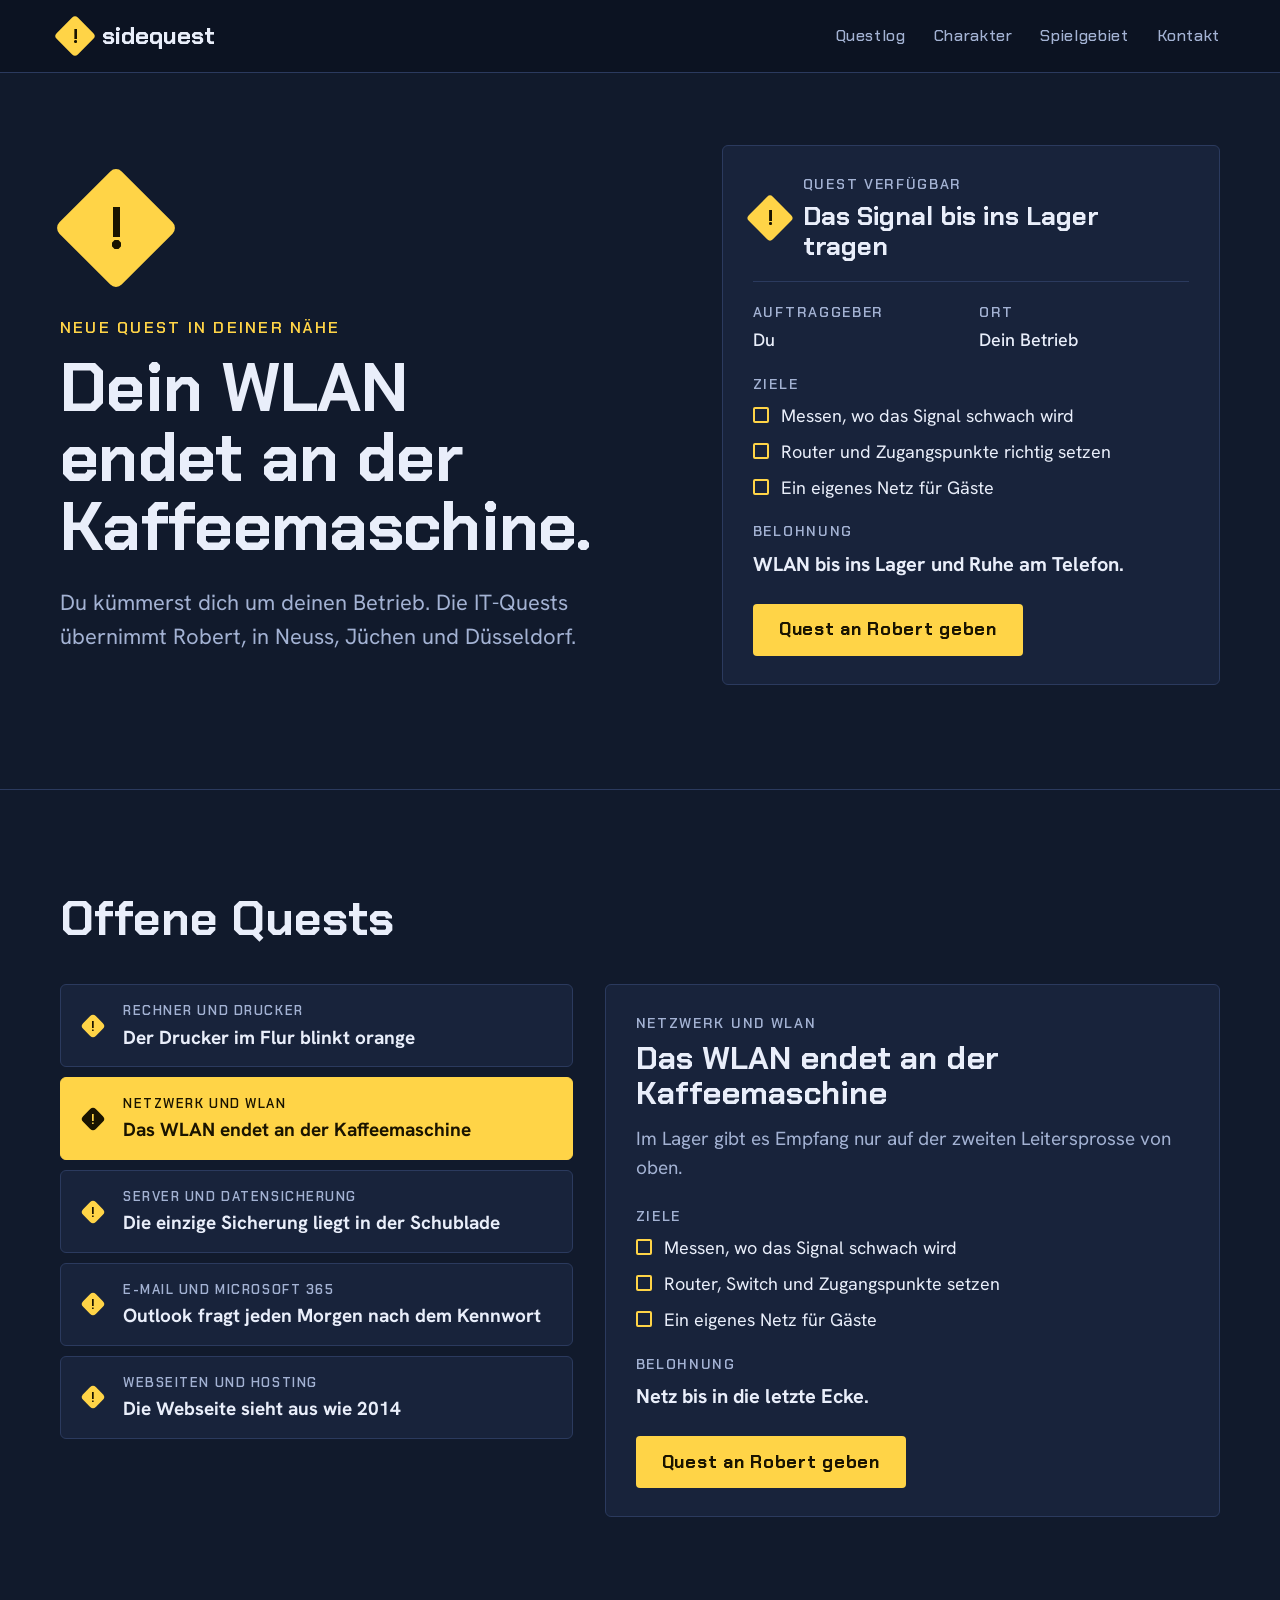
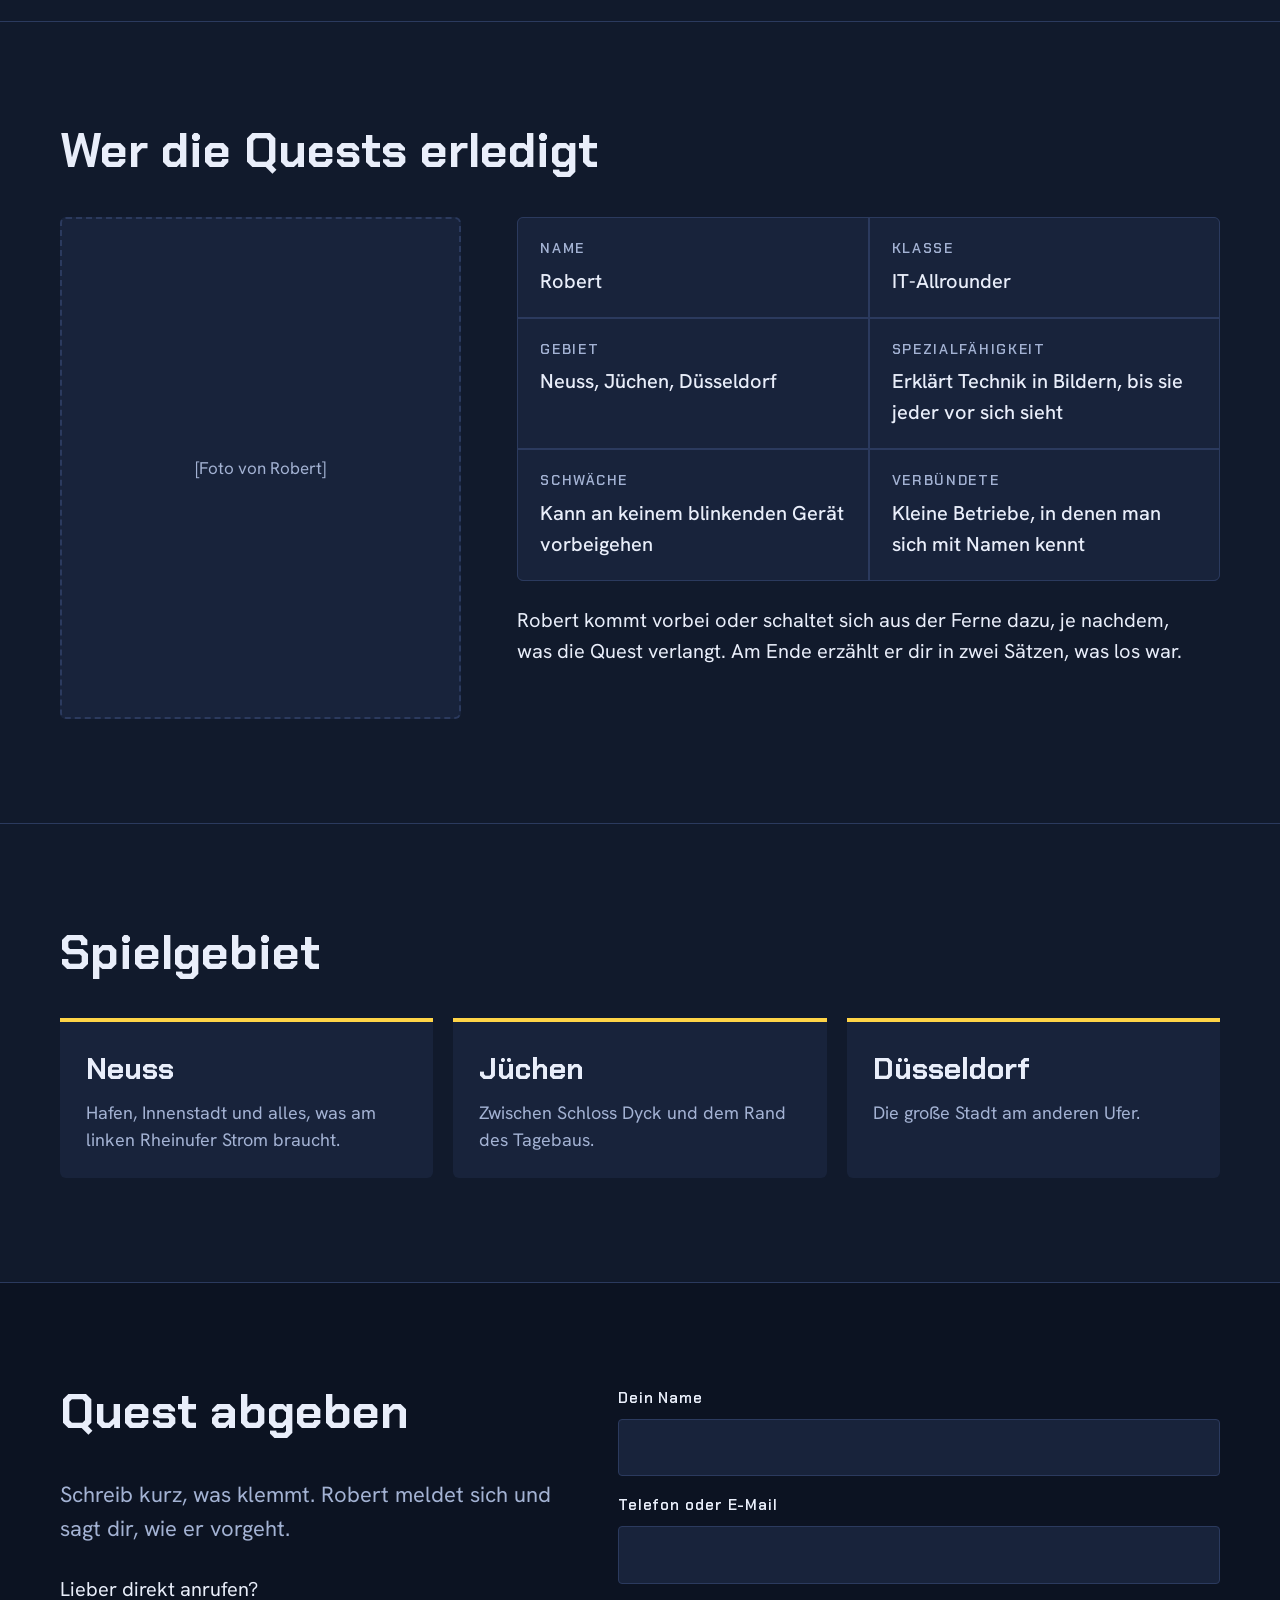
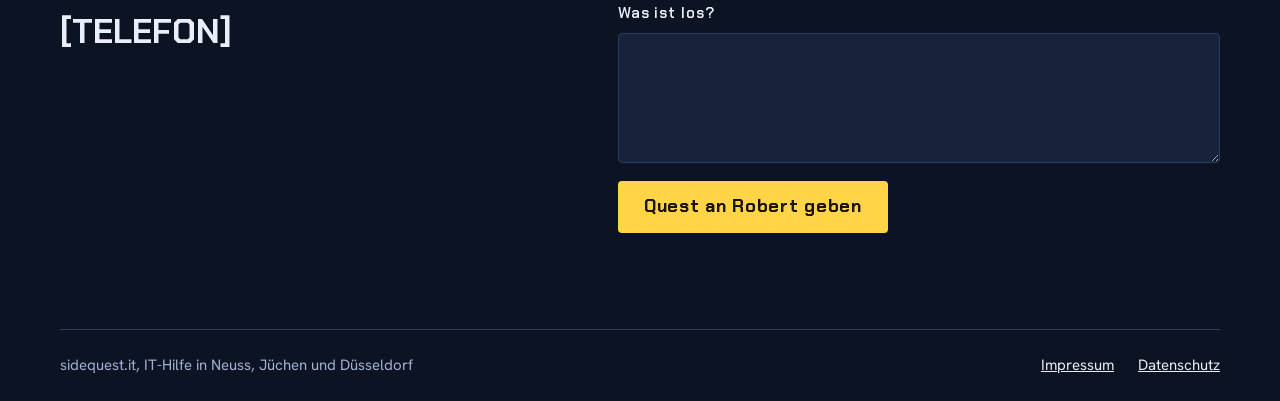
<file: 03-questlog/index.html>
<!doctype html>
<html lang="de">
<head>
<meta charset="utf-8">
<meta name="robots" content="noindex, nofollow">
<meta name="viewport" content="width=device-width, initial-scale=1">
<title>sidequest · Entwurf 3: Questlog</title>
<link rel="stylesheet" href="../assets/fonts/fonts.css">
<style>
body{margin:0}
.ql{--bg:#111A2C;--bg2:#0C1322;--panel:#18233B;--line:#2B3A5E;--text:#E9EEFA;--dim:#A3B2D3;--gold:#FFD447;--ongold:#1A1400;
background:var(--bg);color:var(--text);font-family:"Hanken Grotesk",system-ui,sans-serif;font-size:18px;line-height:1.55;min-height:100vh;display:flex;flex-direction:column}
.ql.alt{--bg:#EDF1F8;--bg2:#E1E7F2;--panel:#FFFFFF;--line:#C8D2E5;--text:#121C33;--dim:#4A5878}
.ql a{color:var(--text)}
.ql :focus-visible{outline:3px solid var(--gold);outline-offset:3px}
.ql-wrap{width:100%;max-width:1240px;margin:0 auto;padding:0 40px;box-sizing:border-box}
.ql-hud{font-family:"Chakra Petch",system-ui,sans-serif}
.ql-head{border-bottom:1px solid var(--line);background:var(--bg2)}
.ql-headin{display:flex;align-items:center;justify-content:space-between;gap:8px 24px;min-height:72px;flex-wrap:wrap}
.ql .ql-logo{display:flex;align-items:center;gap:12px;font-family:"Chakra Petch",sans-serif;font-weight:700;font-size:24px;text-decoration:none;color:var(--text)}
.ql-logomark{width:30px;height:30px;background:var(--gold);color:var(--ongold);display:grid;place-items:center;transform:rotate(45deg);border-radius:4px}
.ql-logomark span{transform:rotate(-45deg);font-weight:700;font-size:20px;line-height:1}
.ql-nav{display:flex;gap:4px 28px;flex-wrap:wrap}
.ql .ql-nav a{font-family:"Chakra Petch",sans-serif;font-weight:500;font-size:16px;text-decoration:none;letter-spacing:.04em;padding:10px 0;color:var(--dim)}
.ql .ql-nav a:hover{color:var(--text)}
.ql-hero{padding:72px 0 104px}
.ql-herogrid{display:grid;grid-template-columns:minmax(0,6fr) minmax(0,5fr);gap:64px;align-items:center}
.ql-marker{width:88px;height:88px;background:var(--gold);color:var(--ongold);border-radius:8px;transform:rotate(45deg);display:grid;place-items:center;margin:8px 0 44px 12px}
.ql-marker span{transform:rotate(-45deg);font-family:"Chakra Petch",sans-serif;font-weight:700;font-size:60px;line-height:1}
@media (prefers-reduced-motion:no-preference){.ql-marker{animation:ql-bob 2.6s ease-in-out infinite}}
@keyframes ql-bob{0%,100%{translate:0 0}50%{translate:0 -10px}}
.ql-kick{margin:0 0 14px;font-family:"Chakra Petch",sans-serif;font-weight:600;font-size:16px;letter-spacing:.14em;text-transform:uppercase;color:var(--gold)}
.ql.alt .ql-kick{color:var(--dim)}
.ql-h1{margin:0;font-family:"Chakra Petch",sans-serif;font-weight:700;font-size:68px;line-height:1.02;letter-spacing:-.01em;text-wrap:balance}
.ql-lead{margin:24px 0 0;font-size:22px;color:var(--dim);max-width:30em}
.ql-panel{background:var(--panel);border:1px solid var(--line);border-radius:6px;padding:28px 30px;box-sizing:border-box}
.ql-offerhead{display:flex;gap:16px;align-items:center;padding-bottom:20px;border-bottom:1px solid var(--line);margin-bottom:20px}
.ql-mini{width:34px;height:34px;flex:none;background:var(--gold);color:var(--ongold);border-radius:4px;transform:rotate(45deg);display:grid;place-items:center}
.ql-mini span{transform:rotate(-45deg);font-family:"Chakra Petch",sans-serif;font-weight:700;font-size:22px;line-height:1}
.ql-small{margin:0 0 6px;font-family:"Chakra Petch",sans-serif;font-weight:600;font-size:14px;letter-spacing:.12em;text-transform:uppercase;color:var(--dim)}
.ql-qtitle{margin:0;font-family:"Chakra Petch",sans-serif;font-weight:700;font-size:26px;line-height:1.15}
.ql-meta{display:grid;grid-template-columns:1fr 1fr;gap:16px;margin:0 0 20px}
.ql-meta dt{font-family:"Chakra Petch",sans-serif;font-weight:600;font-size:14px;letter-spacing:.12em;text-transform:uppercase;color:var(--dim)}
.ql-meta dd{margin:2px 0 0;font-weight:500}
.ql-goals{margin:0 0 20px;padding:0;list-style:none;display:grid;gap:8px}
.ql-goals li{display:flex;gap:12px;align-items:baseline}
.ql-goals li::before{content:"";flex:none;width:12px;height:12px;border:2px solid var(--gold);border-radius:2px;transform:translateY(1px)}
.ql-reward{margin:0 0 24px;font-weight:700;font-size:20px}
.ql .ql-btn{all:unset;box-sizing:border-box;cursor:pointer;display:inline-flex;align-items:center;justify-content:center;min-height:52px;padding:0 26px;background:var(--gold);color:var(--ongold);border-radius:4px;font-family:"Chakra Petch",sans-serif;font-weight:700;font-size:18px;letter-spacing:.04em}
.ql .ql-btn:hover{filter:brightness(1.08)}
.ql .ql-btn:active{transform:translateY(1px)}
.ql-done{margin:0;padding:16px 18px;border:1px dashed var(--gold);border-radius:4px;font-weight:500}
.ql-sec{padding:104px 0;border-top:1px solid var(--line)}
.ql-h2{margin:0 0 40px;font-family:"Chakra Petch",sans-serif;font-weight:700;font-size:48px;line-height:1.05}
.ql-log{display:grid;grid-template-columns:minmax(0,5fr) minmax(0,6fr);gap:32px;align-items:start}
.ql-list{display:grid;gap:10px}
.ql-item{all:unset;box-sizing:border-box;cursor:pointer;display:grid;grid-template-columns:28px minmax(0,1fr);gap:4px 16px;align-items:center;padding:16px 18px;border:1px solid var(--line);border-radius:6px;background:var(--panel);min-height:64px}
.ql-item .ql-mini{width:18px;height:18px;grid-row:span 2;justify-self:center}
.ql-item .ql-mini span{font-size:13px}
.ql-itemcat{font-family:"Chakra Petch",sans-serif;font-weight:600;font-size:13px;letter-spacing:.12em;text-transform:uppercase;color:var(--dim)}
.ql-itemname{font-weight:700;font-size:19px;line-height:1.3}
.ql-item:hover{border-color:var(--gold)}
.ql-item[aria-pressed="true"]{background:var(--gold);color:var(--ongold);border-color:var(--gold)}
.ql-item[aria-pressed="true"] .ql-itemcat{color:var(--ongold)}
.ql-item[aria-pressed="true"] .ql-mini{background:var(--ongold);color:var(--gold)}
.ql-detail{position:sticky;top:24px}
.ql-dtitle{margin:0 0 12px;font-family:"Chakra Petch",sans-serif;font-weight:700;font-size:32px;line-height:1.1}
.ql-dtext{margin:0 0 24px;font-size:19px;color:var(--dim)}
.ql-sheet{display:grid;grid-template-columns:minmax(0,4fr) minmax(0,7fr);gap:56px;align-items:start}
.ql-portrait{aspect-ratio:4/5;border:2px dashed var(--line);border-radius:6px;display:grid;place-items:center;color:var(--dim);background:var(--panel);font-size:17px;text-align:center;padding:24px;box-sizing:border-box}
.ql-stats{display:grid;grid-template-columns:repeat(auto-fit,minmax(min(260px,100%),1fr));gap:2px;margin:0;background:var(--line);border:1px solid var(--line);border-radius:6px;overflow:hidden}
.ql-stats div{background:var(--panel);padding:20px 22px}
.ql-stats dt{font-family:"Chakra Petch",sans-serif;font-weight:600;font-size:14px;letter-spacing:.12em;text-transform:uppercase;color:var(--dim)}
.ql-stats dd{margin:6px 0 0;font-size:20px;font-weight:500}
.ql-sheet p{margin:24px 0 0;font-size:20px;max-width:34em}
.ql-zones{display:grid;grid-template-columns:repeat(auto-fit,minmax(min(300px,100%),1fr));gap:20px}
.ql-zone{border-top:4px solid var(--gold);background:var(--panel);border-radius:0 0 6px 6px;padding:24px 26px}
.ql-zone h3{margin:0 0 6px;font-family:"Chakra Petch",sans-serif;font-weight:700;font-size:30px}
.ql-zone p{margin:0;color:var(--dim)}
.ql-contact{flex:1;background:var(--bg2);padding:104px 0 0;border-top:1px solid var(--line)}
.ql-contactgrid{display:grid;grid-template-columns:minmax(0,5fr) minmax(0,6fr);gap:56px;align-items:start}
.ql-contact .ql-lead{margin:0 0 28px}
.ql-direct{font-size:20px}
.ql-direct strong{display:block;font-family:"Chakra Petch",sans-serif;font-size:34px}
.ql-form{display:grid;gap:18px}
.ql-field{display:grid;gap:8px}
.ql-field label{font-family:"Chakra Petch",sans-serif;font-weight:600;font-size:15px;letter-spacing:.06em}
.ql-field input,.ql-field textarea{font:inherit;color:var(--text);background:var(--panel);border:1px solid var(--line);border-radius:4px;padding:14px 16px;min-height:52px;box-sizing:border-box}
.ql-field textarea{min-height:130px;resize:vertical}
.ql-field input:focus,.ql-field textarea:focus{outline:2px solid var(--gold);outline-offset:1px}
.ql-foot{margin-top:96px;border-top:1px solid var(--line);padding:24px 0;display:flex;justify-content:space-between;gap:24px;flex-wrap:wrap;font-size:15px;color:var(--dim)}
.ql-foot nav{display:flex;gap:24px}
@media (max-width:900px){
.ql-wrap{padding:0 20px}
.ql-hero{padding:48px 0 72px}
.ql-herogrid,.ql-log,.ql-sheet,.ql-contactgrid{grid-template-columns:minmax(0,1fr);gap:40px}
.ql-h1{font-size:44px}
.ql-marker{width:64px;height:64px;margin-bottom:36px}
.ql-marker span{font-size:42px}
.ql-sec,.ql-contact{padding:72px 0}
.ql-contact{padding-bottom:0}
.ql-h2{font-size:36px}
.ql-detail{position:static}
.ql-portrait{max-width:340px}
}
</style>
</head>
<body>
<div class="ql" id="seite">
<header class="ql-head">
<div class="ql-wrap ql-headin">
<a class="ql-logo" href="#start"><span class="ql-logomark" aria-hidden="true"><span>!</span></span>sidequest</a>
<nav class="ql-nav" aria-label="Hauptnavigation">
<a href="#quests">Questlog</a>
<a href="#robert">Charakter</a>
<a href="#gebiet">Spielgebiet</a>
<a href="#kontakt">Kontakt</a>
</nav>
</div>
</header>
<main>
<section id="start" class="ql-hero">
<div class="ql-wrap ql-herogrid">
<div>
<div class="ql-marker" aria-hidden="true"><span>!</span></div>
<p class="ql-kick">Neue Quest in deiner Nähe</p>
<h1 class="ql-h1">Dein WLAN endet an der Kaffeemaschine.</h1>
<p class="ql-lead">Du kümmerst dich um deinen Betrieb. Die IT-Quests übernimmt Robert, in Neuss, Jüchen und Düsseldorf.</p>
</div>
<div class="ql-panel" aria-live="polite">
<div class="ql-offerhead"><span class="ql-mini" aria-hidden="true"><span>!</span></span><div><p class="ql-small">Quest verfügbar</p><p class="ql-qtitle">Das Signal bis ins Lager tragen</p></div></div>
<dl class="ql-meta"><div><dt>Auftraggeber</dt><dd>Du</dd></div><div><dt>Ort</dt><dd>Dein Betrieb</dd></div></dl>
<p class="ql-small">Ziele</p>
<ul class="ql-goals"><li>Messen, wo das Signal schwach wird</li><li>Router und Zugangspunkte richtig setzen</li><li>Ein eigenes Netz für Gäste</li></ul>
<p class="ql-small">Belohnung</p>
<p class="ql-reward">WLAN bis ins Lager und Ruhe am Telefon.</p>
<div id="ql-angebot"><button type="button" class="ql-btn" id="ql-annehmen">Quest an Robert geben</button></div>
</div>
</div>
</section>
<section id="quests" class="ql-sec">
<div class="ql-wrap">
<h2 class="ql-h2">Offene Quests</h2>
<div class="ql-log">
<div class="ql-list" id="ql-liste"></div>
<div class="ql-panel ql-detail" aria-live="polite">
<p class="ql-small" id="ql-dcat"></p>
<h3 class="ql-dtitle" id="ql-dtitle"></h3>
<p class="ql-dtext" id="ql-dtext"></p>
<p class="ql-small">Ziele</p>
<ul class="ql-goals" id="ql-dgoals"></ul>
<p class="ql-small">Belohnung</p>
<p class="ql-reward" id="ql-dreward"></p>
<a class="ql-btn" href="#kontakt">Quest an Robert geben</a>
</div>
</div>
</div>
</section>
<section id="robert" class="ql-sec">
<div class="ql-wrap">
<h2 class="ql-h2">Wer die Quests erledigt</h2>
<div class="ql-sheet">
<div class="ql-portrait">[Foto von Robert]</div>
<div>
<dl class="ql-stats">
<div><dt>Name</dt><dd>Robert</dd></div>
<div><dt>Klasse</dt><dd>IT-Allrounder</dd></div>
<div><dt>Gebiet</dt><dd>Neuss, Jüchen, Düsseldorf</dd></div>
<div><dt>Spezialfähigkeit</dt><dd>Erklärt Technik in Bildern, bis sie jeder vor sich sieht</dd></div>
<div><dt>Schwäche</dt><dd>Kann an keinem blinkenden Gerät vorbeigehen</dd></div>
<div><dt>Verbündete</dt><dd>Kleine Betriebe, in denen man sich mit Namen kennt</dd></div>
</dl>
<p>Robert kommt vorbei oder schaltet sich aus der Ferne dazu, je nachdem, was die Quest verlangt. Am Ende erzählt er dir in zwei Sätzen, was los war.</p>
</div>
</div>
</div>
</section>
<section id="gebiet" class="ql-sec">
<div class="ql-wrap">
<h2 class="ql-h2">Spielgebiet</h2>
<div class="ql-zones">
<div class="ql-zone"><h3>Neuss</h3><p>Hafen, Innenstadt und alles, was am linken Rheinufer Strom braucht.</p></div>
<div class="ql-zone"><h3>Jüchen</h3><p>Zwischen Schloss Dyck und dem Rand des Tagebaus.</p></div>
<div class="ql-zone"><h3>Düsseldorf</h3><p>Die große Stadt am anderen Ufer.</p></div>
</div>
</div>
</section>
</main>
<section id="kontakt" class="ql-contact">
<div class="ql-wrap ql-contactgrid">
<div>
<h2 class="ql-h2">Quest abgeben</h2>
<p class="ql-lead">Schreib kurz, was klemmt. Robert meldet sich und sagt dir, wie er vorgeht.</p>
<p class="ql-direct">Lieber direkt anrufen?<strong>[TELEFON]</strong></p>
</div>
<form class="ql-form" onsubmit="return false">
<div class="ql-field"><label for="ql-name">Dein Name</label><input id="ql-name" name="name" autocomplete="name"></div>
<div class="ql-field"><label for="ql-kontakt">Telefon oder E-Mail</label><input id="ql-kontakt" name="kontakt" autocomplete="email"></div>
<div class="ql-field"><label for="ql-was">Was ist los?</label><textarea id="ql-was" name="nachricht"></textarea></div>
<div><button type="submit" class="ql-btn">Quest an Robert geben</button></div>
</form>
</div>
<div class="ql-wrap">
<footer class="ql-foot"><span>sidequest.it, IT-Hilfe in Neuss, Jüchen und Düsseldorf</span><nav aria-label="Rechtliches"><a href="#impressum">Impressum</a><a href="#datenschutz">Datenschutz</a></nav></footer>
</div>
</section>
</div>
<script>
(function () {
  var seite = document.getElementById('seite');
  if (new URLSearchParams(location.search).get('modus') === 'alt') seite.classList.add('alt');

  var quests = [
    { cat: 'Rechner und Drucker', title: 'Der Drucker im Flur blinkt orange', text: 'Seit dem Update druckt nur noch der Chef. Alle anderen schicken ihre Aufträge ins Leere.', goals: ['Drucker und Rechner einrichten', 'Treiber und Updates im Griff behalten', 'Neue Geräte startklar übergeben'], reward: 'Ein Flur, der wieder druckt.' },
    { cat: 'Netzwerk und WLAN', title: 'Das WLAN endet an der Kaffeemaschine', text: 'Im Lager gibt es Empfang nur auf der zweiten Leitersprosse von oben.', goals: ['Messen, wo das Signal schwach wird', 'Router, Switch und Zugangspunkte setzen', 'Ein eigenes Netz für Gäste'], reward: 'Netz bis in die letzte Ecke.' },
    { cat: 'Server und Datensicherung', title: 'Die einzige Sicherung liegt in der Schublade', text: 'Eine Festplatte, beschriftet mit Edding, zuletzt angeschlossen vor einer Weile.', goals: ['Sicherung an zwei Orten einrichten', 'Wiederherstellung regelmäßig proben', 'Server warten und überwachen'], reward: 'Ruhiger Schlaf.' },
    { cat: 'E-Mail und Microsoft 365', title: 'Outlook fragt jeden Morgen nach dem Kennwort', text: 'Und jeden Morgen tippt es jemand ein, seufzt und fragt sich, warum.', goals: ['Postfächer und Kalender sauber einrichten', 'Microsoft 365 verwalten und absichern', 'Anmeldung mit zweitem Faktor'], reward: 'Mails, die einfach ankommen.' },
    { cat: 'Webseiten und Hosting', title: 'Die Webseite sieht aus wie 2014', text: 'Die Öffnungszeiten stimmen nicht mehr, und das Kontaktformular schickt Mails an jemanden, der nicht mehr da ist.', goals: ['WordPress-Seite bauen oder auffrischen', 'Hosting, Updates und Sicherungen', 'Texte, die nach dir klingen'], reward: 'Eine Seite, auf die du gern verlinkst.' }
  ];

  var liste = document.getElementById('ql-liste');
  var aktiv = 1;

  function li(t) { var e = document.createElement('li'); e.textContent = t; return e; }

  function zeige() {
    var q = quests[aktiv];
    document.getElementById('ql-dcat').textContent = q.cat;
    document.getElementById('ql-dtitle').textContent = q.title;
    document.getElementById('ql-dtext').textContent = q.text;
    var g = document.getElementById('ql-dgoals'); g.textContent = '';
    q.goals.forEach(function (z) { g.append(li(z)); });
    document.getElementById('ql-dreward').textContent = q.reward;
    liste.querySelectorAll('.ql-item').forEach(function (b, i) { b.setAttribute('aria-pressed', i === aktiv ? 'true' : 'false'); });
  }

  quests.forEach(function (q, i) {
    var b = document.createElement('button');
    b.type = 'button'; b.className = 'ql-item';
    b.innerHTML = '<span class="ql-mini" aria-hidden="true"><span>!</span></span><span class="ql-itemcat"></span><span class="ql-itemname"></span>';
    b.querySelector('.ql-itemcat').textContent = q.cat;
    b.querySelector('.ql-itemname').textContent = q.title;
    b.addEventListener('click', function () { aktiv = i; zeige(); });
    liste.append(b);
  });
  zeige();

  document.getElementById('ql-annehmen').addEventListener('click', function () {
    var box = document.getElementById('ql-angebot');
    box.innerHTML = '<p class="ql-done">Angenommen. Ruf Robert an unter [TELEFON] oder schreib ihm unten, dann zieht er los.</p>';
  });
})();
</script>
</body>
</html>
</file>
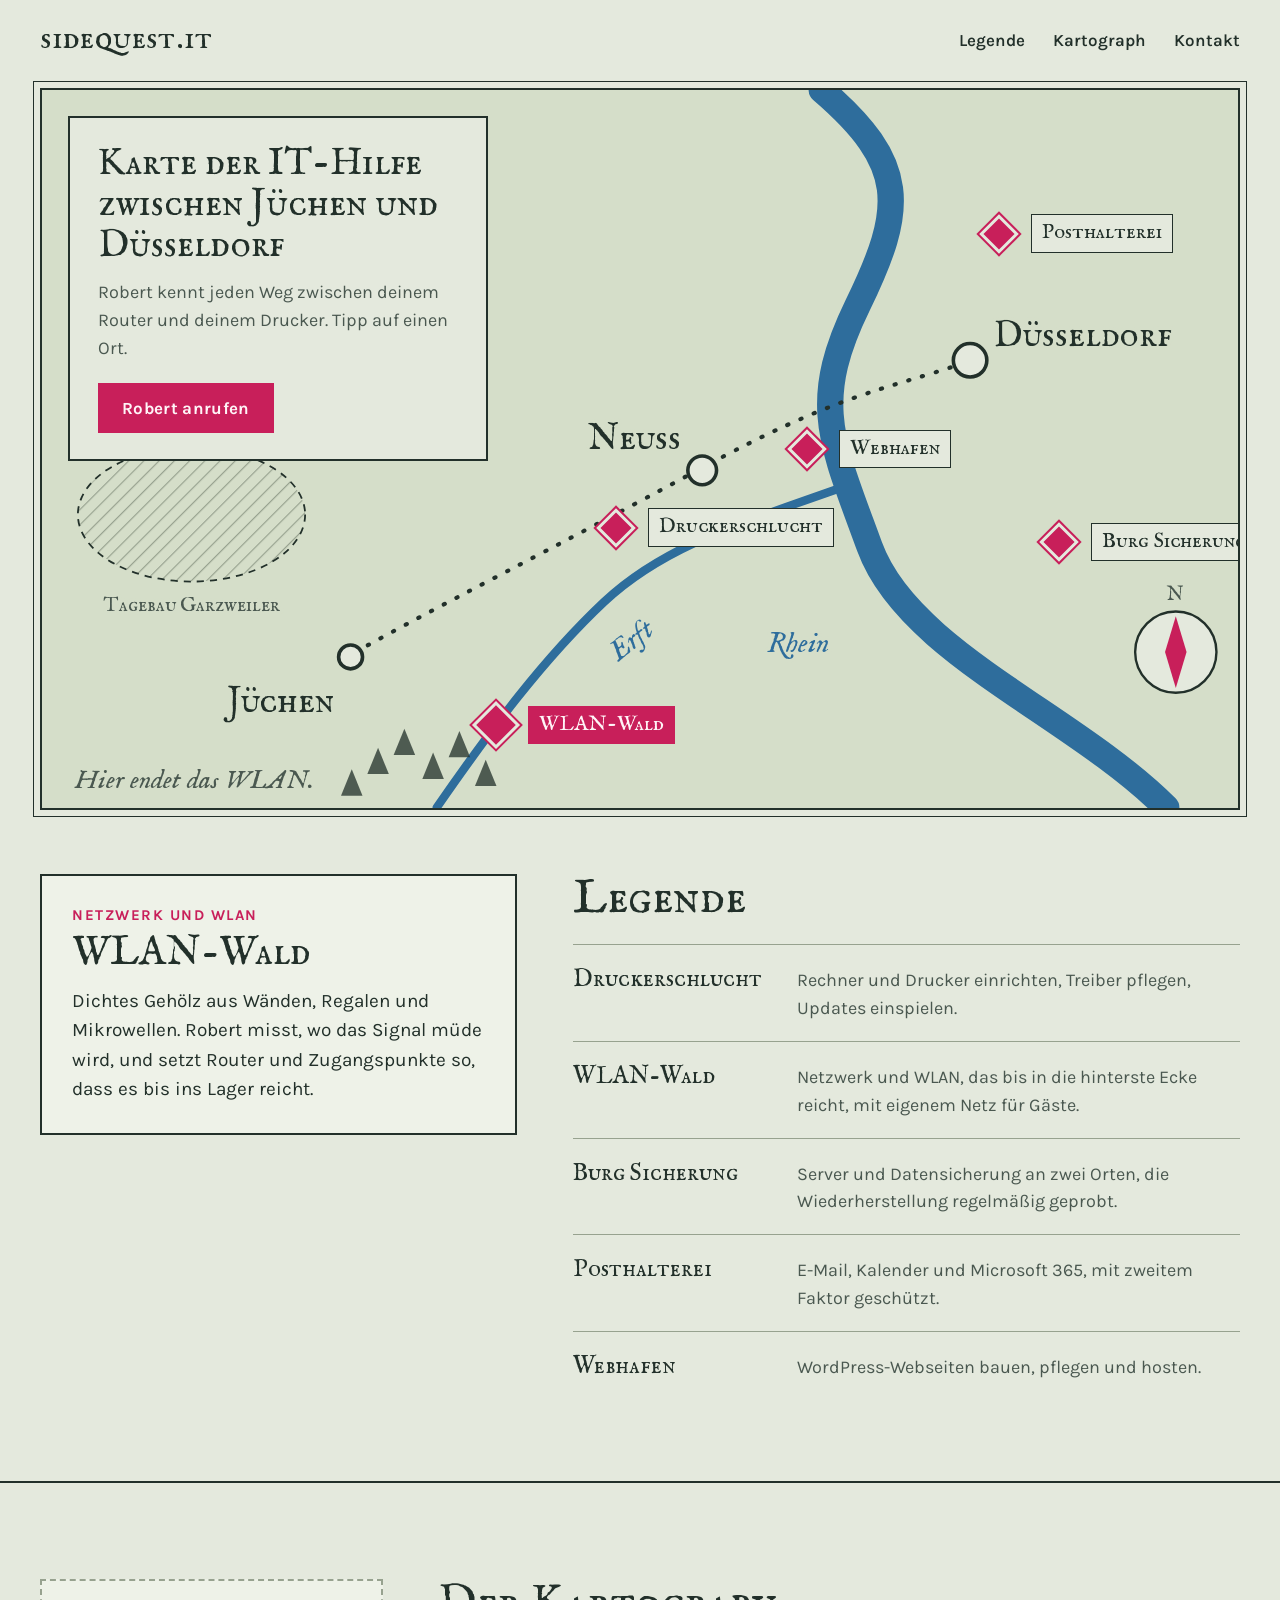
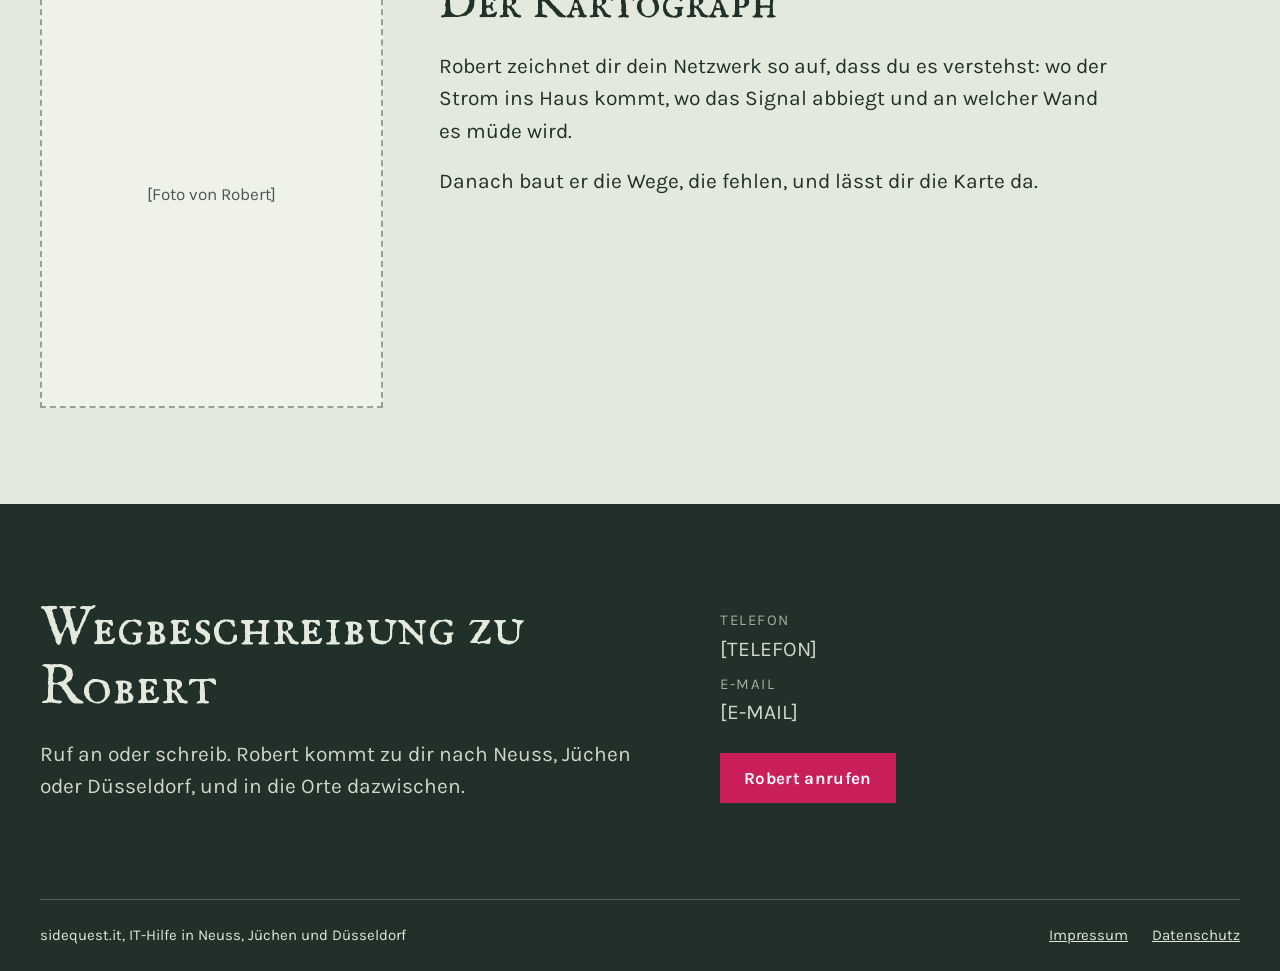
<file: 04-weltkarte/index.html>
<!doctype html>
<html lang="de">
<head>
<meta charset="utf-8">
<meta name="robots" content="noindex, nofollow">
<meta name="viewport" content="width=device-width, initial-scale=1">
<title>sidequest · Entwurf 4: Weltkarte</title>
<link rel="stylesheet" href="../assets/fonts/fonts.css">
<style>
body{margin:0}
.wk{--paper:#E4E9DD;--land:#D5DEC9;--ink:#22302A;--soft:#4A5850;--water:#2E6D9C;--pin:#C81F5A;--onpin:#FFF4F7;--hatch:#97A28F;--card:#EEF2E8;
background:var(--paper);color:var(--ink);font-family:"Karla",system-ui,sans-serif;font-size:18px;line-height:1.55;min-height:100vh;display:flex;flex-direction:column}
.wk.alt{--paper:#122019;--land:#1A2B24;--ink:#DCE6DA;--soft:#9FB0A5;--water:#6AA6D8;--pin:#FF5C8F;--onpin:#22050F;--hatch:#3D5047;--card:#18271F}
.wk a{color:var(--ink)}
.wk :focus-visible{outline:3px solid var(--pin);outline-offset:3px}
.wk-wrap{width:100%;max-width:1320px;margin:0 auto;padding:0 40px;box-sizing:border-box}
.wk-fell{font-family:"IM Fell English SC","IM Fell English",Georgia,serif;font-weight:400}
.wk-head{display:flex;align-items:center;justify-content:space-between;gap:8px 24px;min-height:80px;flex-wrap:wrap}
.wk .wk-logo{font-family:"IM Fell English SC",Georgia,serif;font-size:32px;text-decoration:none;letter-spacing:.02em}
.wk-nav{display:flex;gap:4px 28px;flex-wrap:wrap}
.wk .wk-nav a{text-decoration:none;font-weight:600;font-size:17px;padding:10px 0}
.wk .wk-nav a:hover{color:var(--pin)}
.wk-mapwrap{position:relative;margin-top:8px}
.wk-map{position:relative;aspect-ratio:5/3;border:2px solid var(--ink);outline:1px solid var(--ink);outline-offset:6px;background:var(--land);overflow:hidden}
.wk-svg{position:absolute;inset:0;width:100%;height:100%;display:block}
.wk-svg .land{fill:var(--land)}
.wk-svg .river{fill:none;stroke:var(--water);stroke-linecap:round}
.wk-svg .rhein{stroke-width:22}
.wk-svg .erft{stroke-width:7}
.wk-svg .weg{fill:none;stroke:var(--ink);stroke-width:3.5;stroke-dasharray:1 11;stroke-linecap:round}
.wk-svg .grube{fill:url(#wk-schraffur);stroke:var(--ink);stroke-width:1.5;stroke-dasharray:6 5}
.wk-svg .schraffur{stroke:var(--hatch);stroke-width:2}
.wk-svg .baum{fill:var(--ink);opacity:.75}
.wk-svg .stadt{fill:var(--paper);stroke:var(--ink);stroke-width:3}
.wk-svg .lbl{fill:var(--ink);font-family:"IM Fell English SC",Georgia,serif;paint-order:stroke;stroke:var(--land);stroke-width:6px;stroke-linejoin:round}
.wk-svg .gross{font-size:30px}
.wk-svg .klein{font-size:17px;fill:var(--soft)}
.wk-svg .wasser{fill:var(--water);font-family:"IM Fell English",Georgia,serif;font-style:italic;font-size:24px;paint-order:stroke;stroke:var(--land);stroke-width:6px}
.wk-svg .rand{fill:var(--soft);font-family:"IM Fell English",Georgia,serif;font-style:italic;font-size:22px}
.wk-svg .kompass{fill:var(--paper);stroke:var(--ink);stroke-width:2}
.wk-svg .nadel{fill:var(--pin)}
.wk-cartouche{position:absolute;left:28px;top:28px;max-width:420px;background:var(--paper);border:2px solid var(--ink);padding:26px 28px;box-sizing:border-box;z-index:2}
.wk-cartouche h1{margin:0 0 12px;font-family:"IM Fell English SC",Georgia,serif;font-weight:400;font-size:38px;line-height:1.08}
.wk-cartouche p{margin:0 0 20px;font-size:18px;color:var(--soft)}
.wk .wk-btn{display:inline-flex;align-items:center;min-height:50px;padding:0 24px;background:var(--pin);color:var(--onpin);text-decoration:none;font-weight:700;font-size:17px;letter-spacing:.02em}
.wk .wk-btn:hover{background:var(--ink);color:var(--paper)}
.wk-pin{all:unset;box-sizing:border-box;cursor:pointer;position:absolute;z-index:1;display:flex;align-items:center;gap:10px;min-height:44px;padding:0 12px 0 0;transform:translate(-22px,-50%)}
.wk-pinmark{width:44px;height:44px;display:grid;place-items:center;flex:none}
.wk-pinmark::before{content:"";width:22px;height:22px;background:var(--pin);border:3px solid var(--paper);transform:rotate(45deg);box-shadow:0 0 0 2px var(--pin)}
.wk-pinlbl{font-family:"IM Fell English SC",Georgia,serif;font-size:21px;background:var(--paper);padding:2px 10px;border:1px solid var(--ink);white-space:nowrap}
.wk-pin:hover .wk-pinlbl,.wk-pin[aria-pressed="true"] .wk-pinlbl{background:var(--pin);color:var(--onpin);border-color:var(--pin)}
.wk-pin[aria-pressed="true"] .wk-pinmark::before{width:28px;height:28px}
.wk-legend{display:grid;grid-template-columns:minmax(0,5fr) minmax(0,7fr);gap:56px;padding:64px 0 96px;align-items:start}
.wk-detail{background:var(--card);border:2px solid var(--ink);padding:28px 30px}
.wk-detail .wk-dcat{margin:0 0 6px;font-weight:700;font-size:15px;letter-spacing:.1em;text-transform:uppercase;color:var(--pin)}
.wk-detail h2{margin:0 0 12px;font-family:"IM Fell English SC",Georgia,serif;font-weight:400;font-size:40px;line-height:1.05}
.wk-detail p{margin:0;font-size:19px}
.wk-h2{margin:0 0 20px;font-family:"IM Fell English SC",Georgia,serif;font-weight:400;font-size:48px;line-height:1.05}
.wk-places{margin:0;padding:0;list-style:none;display:grid;gap:18px}
.wk-places li{display:grid;grid-template-columns:200px minmax(0,1fr);gap:4px 24px;align-items:baseline;padding-top:16px;border-top:1px solid var(--hatch)}
.wk-places b{font-family:"IM Fell English SC",Georgia,serif;font-weight:400;font-size:24px}
.wk-places span{color:var(--soft)}
.wk-sec{padding:96px 0;border-top:2px solid var(--ink)}
.wk-maker{display:grid;grid-template-columns:minmax(0,3fr) minmax(0,7fr);gap:56px;align-items:start}
.wk-photo{aspect-ratio:4/5;border:2px dashed var(--hatch);display:grid;place-items:center;color:var(--soft);font-size:17px;text-align:center;padding:24px;box-sizing:border-box;background:var(--card)}
.wk-maker p{margin:0 0 18px;font-size:21px;max-width:32em}
.wk-contact{flex:1;background:var(--ink);color:var(--paper);padding:96px 0 0}
.wk-contact a{color:var(--paper)}
.wk-contactgrid{display:grid;grid-template-columns:minmax(0,6fr) minmax(0,5fr);gap:56px;align-items:end}
.wk-contact .wk-h2{font-size:56px}
.wk-contact p{margin:0;font-size:21px;max-width:30em;opacity:.9}
.wk-lines{display:grid;gap:8px;font-size:26px}
.wk-lines span{display:block;font-size:15px;letter-spacing:.1em;text-transform:uppercase;opacity:.75}
.wk-contact .wk-btn{background:var(--pin);color:var(--onpin);margin-top:16px;justify-self:start}
.wk-foot{margin-top:96px;padding:24px 0;border-top:1px solid color-mix(in srgb,var(--paper) 25%,transparent);display:flex;justify-content:space-between;gap:24px;flex-wrap:wrap;font-size:15px}
.wk-foot nav{display:flex;gap:24px}
@media (max-width:900px){
.wk-wrap{padding:0 16px}
.wk-cartouche{position:static;max-width:none;margin-bottom:20px}
.wk-cartouche h1{font-size:32px}
.wk-pinlbl{display:none}
.wk-pin{padding:0}
.wk-pinmark::before{width:16px;height:16px}
.wk-svg .gross{font-size:40px}
.wk-svg .klein,.wk-svg .rand,.wk-svg .wasser{display:none}
.wk-legend,.wk-maker,.wk-contactgrid{grid-template-columns:minmax(0,1fr);gap:32px}
.wk-places li{grid-template-columns:minmax(0,1fr)}
.wk-sec,.wk-contact{padding-top:64px}
.wk-sec{padding-bottom:64px}
.wk-h2,.wk-contact .wk-h2{font-size:38px}
.wk-photo{max-width:340px}
}
</style>
</head>
<body>
<div class="wk" id="seite">
<div class="wk-wrap">
<header class="wk-head">
<a class="wk-logo" href="#start">sidequest.it</a>
<nav class="wk-nav" aria-label="Hauptnavigation">
<a href="#legende">Legende</a>
<a href="#kartograph">Kartograph</a>
<a href="#kontakt">Kontakt</a>
</nav>
</header>
</div>
<main>
<section id="start" class="wk-wrap">
<div class="wk-mapwrap">
<div class="wk-cartouche">
<h1>Karte der IT-Hilfe zwischen Jüchen und Düsseldorf</h1>
<p>Robert kennt jeden Weg zwischen deinem Router und deinem Drucker. Tipp auf einen Ort.</p>
<a class="wk-btn" href="#kontakt">Robert anrufen</a>
</div>
<div class="wk-map">
<svg class="wk-svg" viewBox="0 0 1000 600" preserveAspectRatio="xMidYMid meet" aria-hidden="true" focusable="false">
<defs><pattern id="wk-schraffur" width="9" height="9" patternUnits="userSpaceOnUse" patternTransform="rotate(45)"><line x1="0" y1="0" x2="0" y2="9" class="schraffur"></line></pattern></defs>
<rect class="land" x="0" y="0" width="1000" height="600"></rect>
<ellipse class="grube" cx="125" cy="355" rx="95" ry="56"></ellipse>
<text class="lbl klein" x="125" y="436" text-anchor="middle">Tagebau Garzweiler</text>
<path class="river erft" d="M 330 600 C 375 535, 420 475, 470 428 S 585 362, 664 334"></path>
<text class="wasser" x="482" y="478" transform="rotate(-38 482 478)">Erft</text>
<path class="river rhein" d="M 940 600 C 862 522, 724 470, 692 382 S 642 262, 682 180 S 724 62, 652 0"></path>
<text class="wasser" x="606" y="470">Rhein</text>
<path class="weg" d="M 262 470 C 330 432, 430 382, 548 318 S 700 252, 772 228"></path>
<g class="baum">
<path d="M 272 572 l 9 -22 l 9 22 z"></path><path d="M 294 556 l 9 -22 l 9 22 z"></path><path d="M 318 576 l 9 -22 l 9 22 z"></path><path d="M 340 558 l 9 -22 l 9 22 z"></path><path d="M 250 590 l 9 -22 l 9 22 z"></path><path d="M 362 582 l 9 -22 l 9 22 z"></path>
</g>
<circle class="stadt" cx="258" cy="474" r="10"></circle>
<text class="lbl gross" x="244" y="520" text-anchor="end">Jüchen</text>
<circle class="stadt" cx="552" cy="318" r="12"></circle>
<text class="lbl gross" x="534" y="300" text-anchor="end">Neuss</text>
<circle class="stadt" cx="776" cy="226" r="14"></circle>
<text class="lbl gross" x="796" y="214">Düsseldorf</text>
<text class="rand" x="28" y="584">Hier endet das WLAN.</text>
<g transform="translate(948 470)"><circle class="kompass" r="34"></circle><path class="nadel" d="M 0 -30 L 9 0 L 0 30 L -9 0 Z"></path><text class="lbl klein" y="-44" text-anchor="middle">N</text></g>
</svg>
<button type="button" class="wk-pin" data-ort="0" style="left:48%;top:61%"><span class="wk-pinmark"></span><span class="wk-pinlbl">Druckerschlucht</span></button>
<button type="button" class="wk-pin" data-ort="1" style="left:38%;top:88.5%"><span class="wk-pinmark"></span><span class="wk-pinlbl">WLAN-Wald</span></button>
<button type="button" class="wk-pin" data-ort="2" style="left:85%;top:63%"><span class="wk-pinmark"></span><span class="wk-pinlbl">Burg Sicherung</span></button>
<button type="button" class="wk-pin" data-ort="3" style="left:80%;top:20%"><span class="wk-pinmark"></span><span class="wk-pinlbl">Posthalterei</span></button>
<button type="button" class="wk-pin" data-ort="4" style="left:64%;top:50%"><span class="wk-pinmark"></span><span class="wk-pinlbl">Webhafen</span></button>
</div>
</div>
<div id="legende" class="wk-legend">
<div class="wk-detail" aria-live="polite">
<p class="wk-dcat" id="wk-dcat"></p>
<h2 id="wk-dname"></h2>
<p id="wk-dtext"></p>
</div>
<div>
<h2 class="wk-h2">Legende</h2>
<ul class="wk-places">
<li><b>Druckerschlucht</b><span>Rechner und Drucker einrichten, Treiber pflegen, Updates einspielen.</span></li>
<li><b>WLAN-Wald</b><span>Netzwerk und WLAN, das bis in die hinterste Ecke reicht, mit eigenem Netz für Gäste.</span></li>
<li><b>Burg Sicherung</b><span>Server und Datensicherung an zwei Orten, die Wiederherstellung regelmäßig geprobt.</span></li>
<li><b>Posthalterei</b><span>E-Mail, Kalender und Microsoft 365, mit zweitem Faktor geschützt.</span></li>
<li><b>Webhafen</b><span>WordPress-Webseiten bauen, pflegen und hosten.</span></li>
</ul>
</div>
</div>
</section>
<section id="kartograph" class="wk-sec">
<div class="wk-wrap wk-maker">
<div class="wk-photo">[Foto von Robert]</div>
<div>
<h2 class="wk-h2">Der Kartograph</h2>
<p>Robert zeichnet dir dein Netzwerk so auf, dass du es verstehst: wo der Strom ins Haus kommt, wo das Signal abbiegt und an welcher Wand es müde wird.</p>
<p>Danach baut er die Wege, die fehlen, und lässt dir die Karte da.</p>
</div>
</div>
</section>
</main>
<section id="kontakt" class="wk-contact">
<div class="wk-wrap wk-contactgrid">
<div>
<h2 class="wk-h2">Wegbeschreibung zu Robert</h2>
<p>Ruf an oder schreib. Robert kommt zu dir nach Neuss, Jüchen oder Düsseldorf, und in die Orte dazwischen.</p>
</div>
<div class="wk-lines">
<p style="margin:0"><span>Telefon</span>[TELEFON]</p>
<p style="margin:0"><span>E-Mail</span>[E-MAIL]</p>
<a class="wk-btn" href="tel:[TELEFON]">Robert anrufen</a>
</div>
</div>
<div class="wk-wrap">
<footer class="wk-foot"><span>sidequest.it, IT-Hilfe in Neuss, Jüchen und Düsseldorf</span><nav aria-label="Rechtliches"><a href="#impressum">Impressum</a><a href="#datenschutz">Datenschutz</a></nav></footer>
</div>
</section>
</div>
<script>
(function () {
  var seite = document.getElementById('seite');
  if (new URLSearchParams(location.search).get('modus') === 'alt') seite.classList.add('alt');
  var orte = [
    { name: 'Druckerschlucht', cat: 'Rechner und Drucker', text: 'Hier verschwinden Druckaufträge und tauchen als Testseiten wieder auf. Robert holt sie zurück, richtet Rechner ein und hält Treiber und Updates im Griff.' },
    { name: 'WLAN-Wald', cat: 'Netzwerk und WLAN', text: 'Dichtes Gehölz aus Wänden, Regalen und Mikrowellen. Robert misst, wo das Signal müde wird, und setzt Router und Zugangspunkte so, dass es bis ins Lager reicht.' },
    { name: 'Burg Sicherung', cat: 'Server und Datensicherung', text: 'Zwei Schlüssel, zwei Orte, eine Probe in regelmäßigen Abständen. Robert wartet deinen Server und sorgt dafür, dass sich jede Datei zurückholen lässt.' },
    { name: 'Posthalterei', cat: 'E-Mail und Microsoft 365', text: 'Hier kommen Mails an, Kalender treffen sich und Konten bekommen einen zweiten Schlüssel. Robert richtet Microsoft 365 ein und hält es sauber.' },
    { name: 'Webhafen', cat: 'Webseiten und Hosting', text: 'Am Neusser Hafen legen Webseiten an. Robert baut deine WordPress-Seite, hostet sie und hält sie aktuell.' }
  ];
  var pins = document.querySelectorAll('.wk-pin');
  function zeige(i) {
    document.getElementById('wk-dcat').textContent = orte[i].cat;
    document.getElementById('wk-dname').textContent = orte[i].name;
    document.getElementById('wk-dtext').textContent = orte[i].text;
    pins.forEach(function (p) { p.setAttribute('aria-pressed', String(Number(p.dataset.ort) === i)); });
  }
  pins.forEach(function (p) { p.addEventListener('click', function () { zeige(Number(p.dataset.ort)); }); });
  zeige(1);
})();
</script>
</body>
</html>
</file>
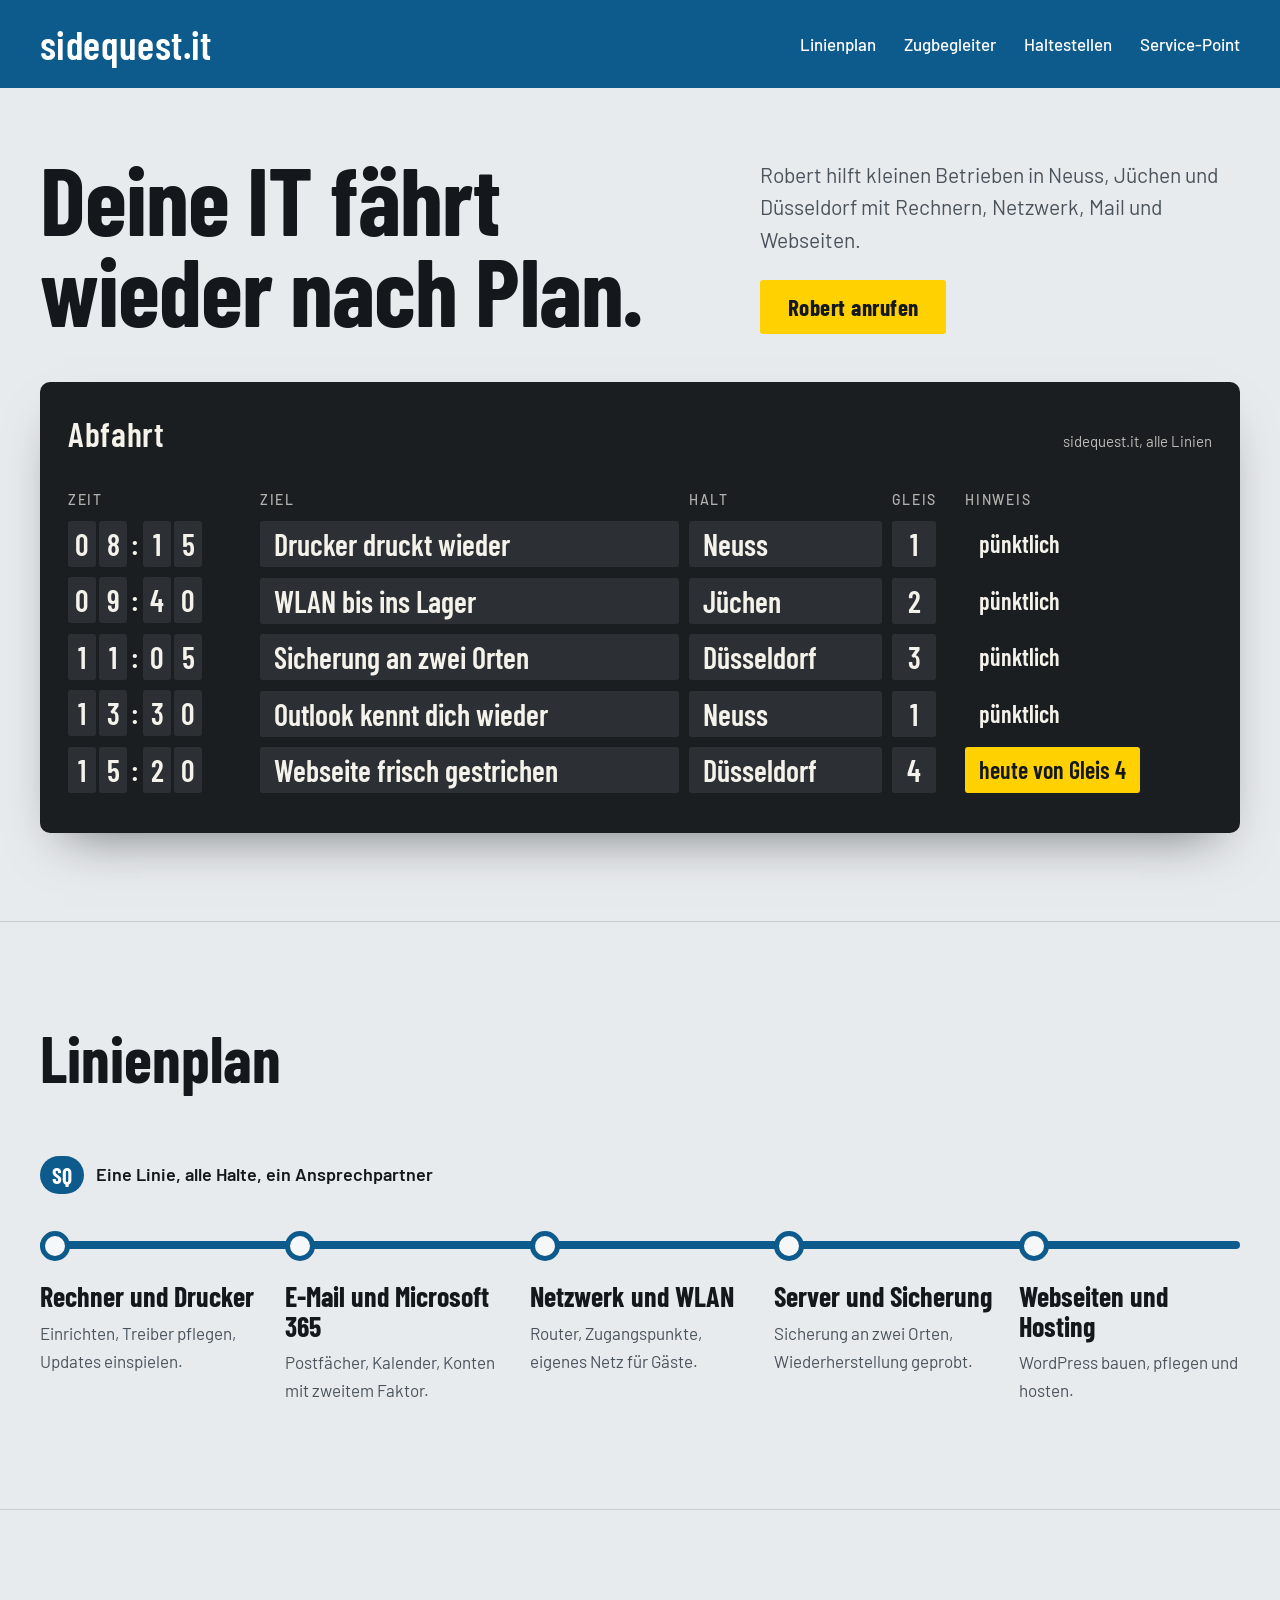
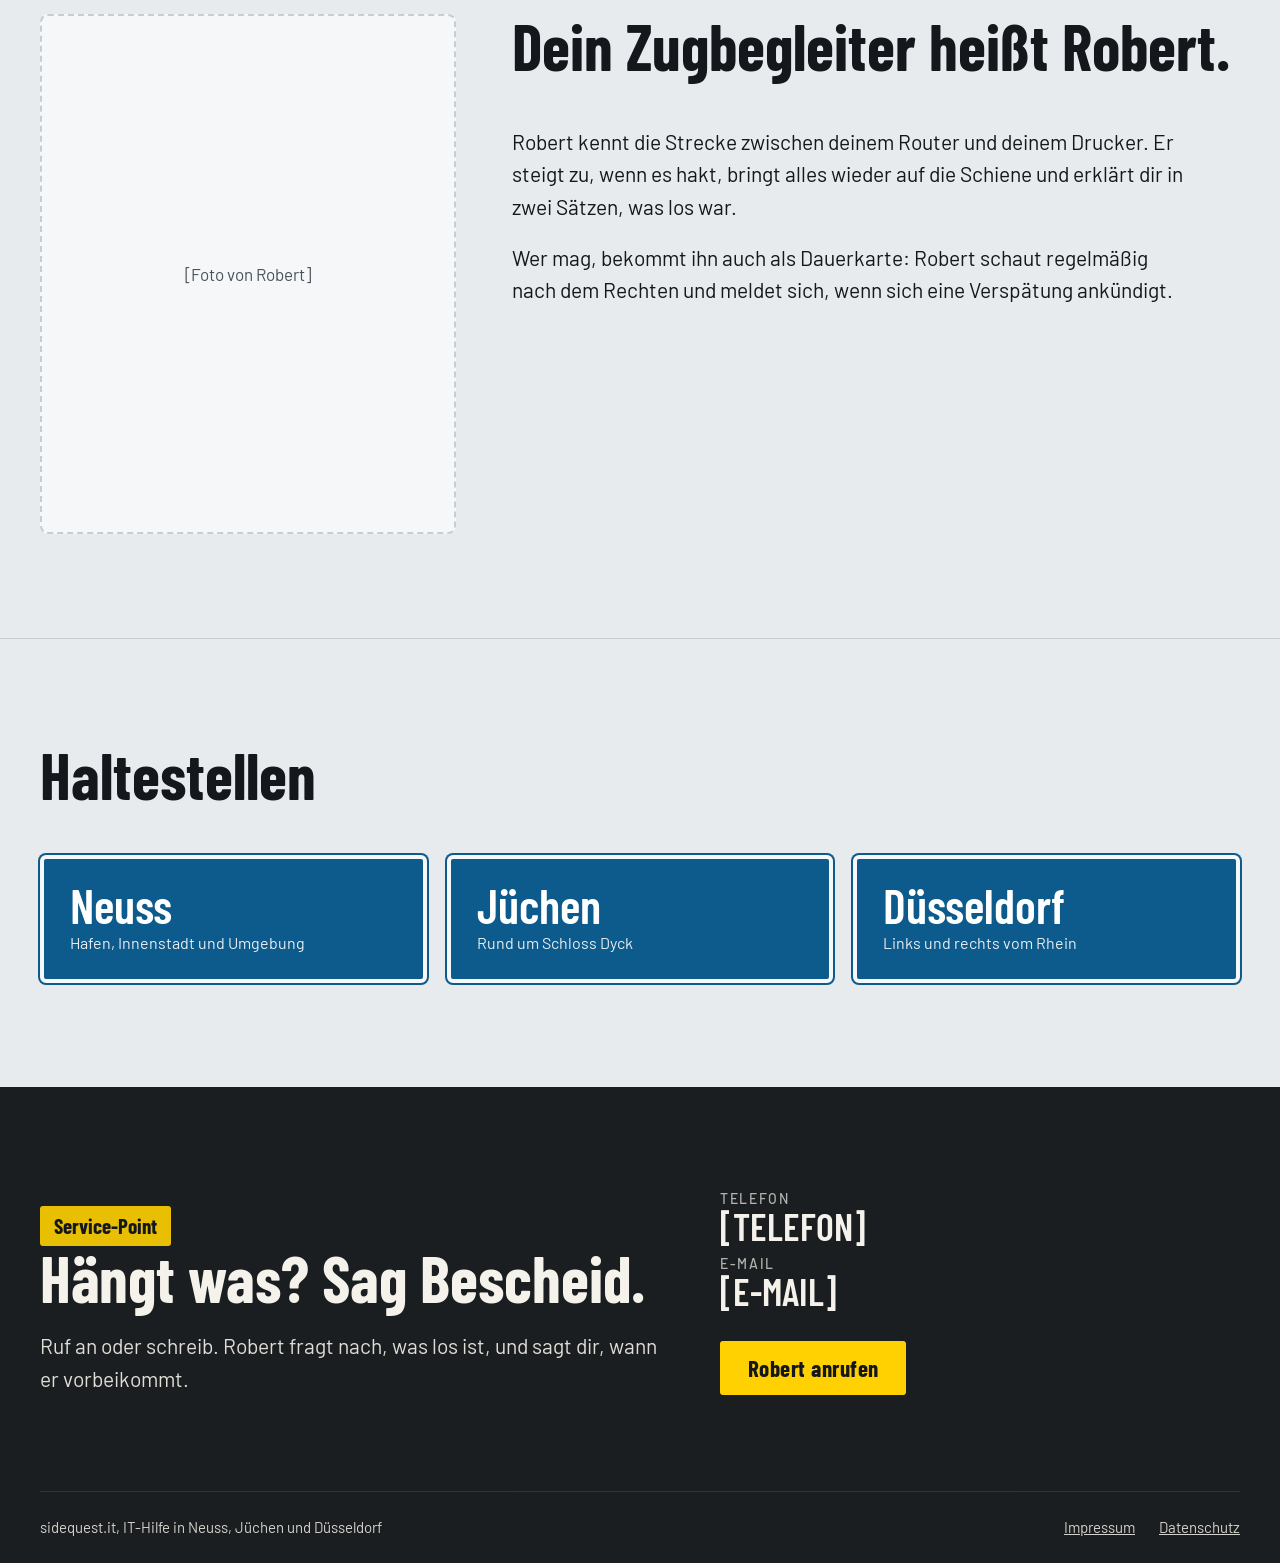
<file: 05-abfahrtstafel/index.html>
<!doctype html>
<html lang="de">
<head>
<meta charset="utf-8">
<meta name="robots" content="noindex, nofollow">
<meta name="viewport" content="width=device-width, initial-scale=1">
<title>sidequest · Entwurf 5: Abfahrtstafel</title>
<link rel="stylesheet" href="../assets/fonts/fonts.css">
<style>
body{margin:0}
.ab{--platform:#E8EBEE;--ink:#14181C;--soft:#4A535C;--board:#1B1E21;--flap:#2C3034;--seam:#0E1012;--flaptext:#F4F2EA;--sign:#0D5A8C;--onsign:#FFFFFF;--notice:#FFD100;--onnotice:#14181C;--line:#C7CDD3;--card:#F5F7F8;
background:var(--platform);color:var(--ink);font-family:"Barlow",system-ui,sans-serif;font-size:18px;line-height:1.55;min-height:100vh;display:flex;flex-direction:column}
.ab.alt{--platform:#0F1215;--ink:#E7EBEF;--soft:#A5AFB9;--board:#050607;--flap:#202428;--seam:#000;--line:#2A3036;--sign:#1D6FA8;--card:#161A1E}
.ab a{color:var(--ink)}
.ab :focus-visible{outline:3px solid var(--notice);outline-offset:3px}
.ab-wrap{width:100%;max-width:1280px;margin:0 auto;padding:0 40px;box-sizing:border-box}
.ab-cond{font-family:"Barlow Condensed","Arial Narrow",sans-serif}
.ab-sign{background:var(--sign);color:var(--onsign)}
.ab-signin{display:flex;align-items:center;justify-content:space-between;gap:8px 24px;min-height:88px;flex-wrap:wrap}
.ab .ab-logo{color:var(--onsign);text-decoration:none;font-family:"Barlow Condensed",sans-serif;font-weight:600;font-size:40px;letter-spacing:.01em;line-height:1}
.ab-nav{display:flex;gap:4px 28px;flex-wrap:wrap}
.ab .ab-nav a{color:var(--onsign);text-decoration:none;font-weight:500;font-size:17px;padding:10px 0}
.ab .ab-nav a:hover{text-decoration:underline;text-underline-offset:6px}
.ab-hero{padding:64px 0 88px}
.ab-herotop{display:grid;grid-template-columns:minmax(0,7fr) minmax(0,5fr);gap:48px;align-items:end;margin-bottom:48px}
.ab-h1{margin:0;font-family:"Barlow Condensed",sans-serif;font-weight:700;font-size:96px;line-height:.95;letter-spacing:-.01em;text-wrap:balance}
.ab-lead{margin:0 0 24px;font-size:21px;color:var(--soft)}
.ab .ab-btn{display:inline-flex;align-items:center;min-height:54px;padding:0 28px;background:var(--notice);color:var(--onnotice);text-decoration:none;font-family:"Barlow Condensed",sans-serif;font-weight:700;font-size:23px;letter-spacing:.02em;border-radius:3px}
.ab .ab-btn:hover{background:var(--ink);color:var(--platform)}
.ab-board{background:var(--board);border-radius:10px;padding:26px 28px 30px;box-shadow:0 24px 50px -24px rgba(10,14,18,.55)}
.ab-boardhead{display:flex;justify-content:space-between;align-items:baseline;color:var(--flaptext);margin-bottom:18px}
.ab-boardhead strong{font-family:"Barlow Condensed",sans-serif;font-weight:600;font-size:34px;letter-spacing:.02em}
.ab-boardhead span{font-size:15px;opacity:.75}
.ab-table{width:100%;border-collapse:separate;border-spacing:0 10px;color:var(--flaptext)}
.ab-table th{text-align:left;font-weight:500;font-size:14px;letter-spacing:.12em;text-transform:uppercase;opacity:.7;padding:0 10px 0 0}
.ab-table td{padding:0 10px 0 0;vertical-align:middle;white-space:nowrap}
.ab-tiles{display:inline-flex;gap:3px;perspective:300px}
.ab-t,.ab-strip,.ab-gleis{display:inline-flex;align-items:center;justify-content:center;height:46px;background:linear-gradient(var(--flap) 0 49%,var(--seam) 49% 51%,var(--flap) 51%);border-radius:3px;font-family:"Barlow Condensed",sans-serif;font-weight:600;font-size:30px;color:var(--flaptext);transform-origin:50% 50%}
.ab-t{width:28px}
.ab-colon{display:inline-flex;align-items:center;font-family:"Barlow Condensed",sans-serif;font-weight:600;font-size:30px;width:10px;justify-content:center}
.ab-strip{justify-content:flex-start;padding:0 14px;min-width:100%;box-sizing:border-box}
.ab-gleis{width:44px}
.ab-note{display:inline-flex;align-items:center;height:46px;padding:0 14px;border-radius:3px;font-family:"Barlow Condensed",sans-serif;font-weight:600;font-size:24px;color:var(--flaptext)}
.ab-note.gelb{background:var(--notice);color:var(--onnotice)}
.ab-sr{position:absolute;width:1px;height:1px;overflow:hidden;clip:rect(0 0 0 0);white-space:nowrap}
@media (prefers-reduced-motion:no-preference){
.ab-t,.ab-strip,.ab-gleis{animation:ab-flip .55s cubic-bezier(.3,1.4,.6,1) both}
.ab-table tbody tr:nth-child(2) .ab-t,.ab-table tbody tr:nth-child(2) .ab-strip,.ab-table tbody tr:nth-child(2) .ab-gleis{animation-delay:.15s}
.ab-table tbody tr:nth-child(3) .ab-t,.ab-table tbody tr:nth-child(3) .ab-strip,.ab-table tbody tr:nth-child(3) .ab-gleis{animation-delay:.3s}
.ab-table tbody tr:nth-child(4) .ab-t,.ab-table tbody tr:nth-child(4) .ab-strip,.ab-table tbody tr:nth-child(4) .ab-gleis{animation-delay:.45s}
.ab-table tbody tr:nth-child(5) .ab-t,.ab-table tbody tr:nth-child(5) .ab-strip,.ab-table tbody tr:nth-child(5) .ab-gleis{animation-delay:.6s}
}
@keyframes ab-flip{0%{transform:rotateX(90deg)}60%{transform:rotateX(-18deg)}100%{transform:rotateX(0)}}
.ab-scroll{overflow-x:auto}
.ab-sec{padding:104px 0;border-top:1px solid var(--line)}
.ab-h2{margin:0 0 48px;font-family:"Barlow Condensed",sans-serif;font-weight:700;font-size:64px;line-height:1}
.ab-line{display:grid;grid-template-columns:repeat(5,minmax(0,1fr));gap:24px;margin:0;padding:0;list-style:none;position:relative}
.ab-line::before{content:"";position:absolute;left:0;right:0;top:15px;height:8px;background:var(--sign);border-radius:4px}
.ab-stop{position:relative;padding-top:56px}
.ab-stop::before{content:"";position:absolute;left:0;top:5px;width:20px;height:20px;border-radius:50%;background:var(--card);border:5px solid var(--sign)}
.ab-stop b{display:block;font-family:"Barlow Condensed",sans-serif;font-weight:700;font-size:28px;line-height:1.05;margin-bottom:8px}
.ab-stop span{color:var(--soft);font-size:17px}
.ab-linelbl{display:inline-flex;align-items:center;gap:12px;margin-bottom:32px;font-weight:600}
.ab-linelbl i{font-style:normal;background:var(--sign);color:var(--onsign);font-family:"Barlow Condensed",sans-serif;font-weight:700;font-size:22px;padding:2px 12px;border-radius:999px}
.ab-guide{display:grid;grid-template-columns:minmax(0,4fr) minmax(0,7fr);gap:56px;align-items:start}
.ab-photo{aspect-ratio:4/5;border:2px dashed var(--line);border-radius:8px;display:grid;place-items:center;color:var(--soft);background:var(--card);font-size:17px;text-align:center;padding:24px;box-sizing:border-box}
.ab-guide p{margin:0 0 18px;font-size:21px;max-width:32em}
.ab-stations{display:grid;grid-template-columns:repeat(auto-fit,minmax(min(320px,100%),1fr));gap:20px}
.ab-station{background:var(--sign);color:var(--onsign);border-radius:6px;padding:22px 26px;border:4px solid var(--card);box-shadow:0 0 0 2px var(--sign)}
.ab-station b{display:block;font-family:"Barlow Condensed",sans-serif;font-weight:600;font-size:48px;line-height:1}
.ab-station span{font-size:16px;opacity:.9}
.ab-contact{flex:1;background:var(--board);color:var(--flaptext);padding:104px 0 0}
.ab-contact a{color:var(--flaptext)}
.ab-contactgrid{display:grid;grid-template-columns:minmax(0,6fr) minmax(0,5fr);gap:56px;align-items:end}
.ab-contact .ab-h2{margin-bottom:20px}
.ab-contact p{margin:0;font-size:21px;opacity:.9;max-width:30em}
.ab-pill{display:inline-flex;align-items:center;gap:12px;background:var(--notice);color:var(--onnotice);font-family:"Barlow Condensed",sans-serif;font-weight:700;font-size:22px;padding:4px 14px;border-radius:3px;margin-bottom:20px}
.ab-lines{display:grid;gap:8px;font-family:"Barlow Condensed",sans-serif;font-size:38px;font-weight:600;line-height:1.1}
.ab-contact .ab-lines p{font-size:38px;opacity:1}
.ab-lines span{display:block;font-family:"Barlow",sans-serif;font-size:14px;font-weight:500;letter-spacing:.12em;text-transform:uppercase;opacity:.7}
.ab-contact .ab-btn{margin-top:20px;justify-self:start}
.ab-contact .ab-btn:hover{background:var(--flaptext);color:var(--board)}
.ab-foot{margin-top:96px;padding:24px 0;border-top:1px solid #33383D;display:flex;justify-content:space-between;gap:24px;flex-wrap:wrap;font-size:15px;opacity:.85}
.ab-foot nav{display:flex;gap:24px}
@media (max-width:900px){
.ab-wrap{padding:0 16px}
.ab-hero{padding:40px 0 64px}
.ab-herotop,.ab-guide,.ab-contactgrid{grid-template-columns:minmax(0,1fr);gap:28px}
.ab-h1{font-size:60px}
.ab-board{padding:18px 14px 20px}
.ab-t{width:22px;font-size:24px}
.ab-strip,.ab-gleis,.ab-note{font-size:22px;height:40px}
.ab-t{height:40px}
.ab-sec{padding:72px 0}
.ab-h2{font-size:46px;margin-bottom:32px}
.ab-line{grid-template-columns:minmax(0,1fr);gap:28px;padding-left:44px}
.ab-line::before{left:6px;right:auto;top:0;bottom:0;width:8px;height:auto}
.ab-stop{padding-top:0}
.ab-stop::before{left:-44px;top:2px}
.ab-photo{max-width:340px}
.ab-contact{padding-top:72px}
}
</style>
</head>
<body>
<div class="ab" id="seite">
<header class="ab-sign">
<div class="ab-wrap ab-signin">
<a class="ab-logo" href="#start">sidequest.it</a>
<nav class="ab-nav" aria-label="Hauptnavigation">
<a href="#linie">Linienplan</a>
<a href="#robert">Zugbegleiter</a>
<a href="#halte">Haltestellen</a>
<a href="#kontakt">Service-Point</a>
</nav>
</div>
</header>
<main>
<section id="start" class="ab-hero">
<div class="ab-wrap">
<div class="ab-herotop">
<h1 class="ab-h1">Deine IT fährt wieder nach Plan.</h1>
<div>
<p class="ab-lead">Robert hilft kleinen Betrieben in Neuss, Jüchen und Düsseldorf mit Rechnern, Netzwerk, Mail und Webseiten.</p>
<a class="ab-btn" href="#kontakt">Robert anrufen</a>
</div>
</div>
<div class="ab-board">
<div class="ab-boardhead"><strong>Abfahrt</strong><span>sidequest.it, alle Linien</span></div>
<div class="ab-scroll">
<table class="ab-table">
<thead><tr><th scope="col">Zeit</th><th scope="col">Ziel</th><th scope="col">Halt</th><th scope="col">Gleis</th><th scope="col">Hinweis</th></tr></thead>
<tbody>
<tr><td><span class="ab-sr">08:15</span><span class="ab-tiles" aria-hidden="true"><span class="ab-t">0</span><span class="ab-t">8</span><span class="ab-colon">:</span><span class="ab-t">1</span><span class="ab-t">5</span></span></td><td><span class="ab-strip">Drucker druckt wieder</span></td><td><span class="ab-strip">Neuss</span></td><td><span class="ab-gleis">1</span></td><td><span class="ab-note">pünktlich</span></td></tr>
<tr><td><span class="ab-sr">09:40</span><span class="ab-tiles" aria-hidden="true"><span class="ab-t">0</span><span class="ab-t">9</span><span class="ab-colon">:</span><span class="ab-t">4</span><span class="ab-t">0</span></span></td><td><span class="ab-strip">WLAN bis ins Lager</span></td><td><span class="ab-strip">Jüchen</span></td><td><span class="ab-gleis">2</span></td><td><span class="ab-note">pünktlich</span></td></tr>
<tr><td><span class="ab-sr">11:05</span><span class="ab-tiles" aria-hidden="true"><span class="ab-t">1</span><span class="ab-t">1</span><span class="ab-colon">:</span><span class="ab-t">0</span><span class="ab-t">5</span></span></td><td><span class="ab-strip">Sicherung an zwei Orten</span></td><td><span class="ab-strip">Düsseldorf</span></td><td><span class="ab-gleis">3</span></td><td><span class="ab-note">pünktlich</span></td></tr>
<tr><td><span class="ab-sr">13:30</span><span class="ab-tiles" aria-hidden="true"><span class="ab-t">1</span><span class="ab-t">3</span><span class="ab-colon">:</span><span class="ab-t">3</span><span class="ab-t">0</span></span></td><td><span class="ab-strip">Outlook kennt dich wieder</span></td><td><span class="ab-strip">Neuss</span></td><td><span class="ab-gleis">1</span></td><td><span class="ab-note">pünktlich</span></td></tr>
<tr><td><span class="ab-sr">15:20</span><span class="ab-tiles" aria-hidden="true"><span class="ab-t">1</span><span class="ab-t">5</span><span class="ab-colon">:</span><span class="ab-t">2</span><span class="ab-t">0</span></span></td><td><span class="ab-strip">Webseite frisch gestrichen</span></td><td><span class="ab-strip">Düsseldorf</span></td><td><span class="ab-gleis">4</span></td><td><span class="ab-note gelb">heute von Gleis 4</span></td></tr>
</tbody>
</table>
</div>
</div>
</div>
</section>
<section id="linie" class="ab-sec">
<div class="ab-wrap">
<h2 class="ab-h2">Linienplan</h2>
<p class="ab-linelbl"><i>SQ</i>Eine Linie, alle Halte, ein Ansprechpartner</p>
<ol class="ab-line">
<li class="ab-stop"><b>Rechner und Drucker</b><span>Einrichten, Treiber pflegen, Updates einspielen.</span></li>
<li class="ab-stop"><b>E-Mail und Microsoft 365</b><span>Postfächer, Kalender, Konten mit zweitem Faktor.</span></li>
<li class="ab-stop"><b>Netzwerk und WLAN</b><span>Router, Zugangspunkte, eigenes Netz für Gäste.</span></li>
<li class="ab-stop"><b>Server und Sicherung</b><span>Sicherung an zwei Orten, Wiederherstellung geprobt.</span></li>
<li class="ab-stop"><b>Webseiten und Hosting</b><span>WordPress bauen, pflegen und hosten.</span></li>
</ol>
</div>
</section>
<section id="robert" class="ab-sec">
<div class="ab-wrap ab-guide">
<div class="ab-photo">[Foto von Robert]</div>
<div>
<h2 class="ab-h2">Dein Zugbegleiter heißt Robert.</h2>
<p>Robert kennt die Strecke zwischen deinem Router und deinem Drucker. Er steigt zu, wenn es hakt, bringt alles wieder auf die Schiene und erklärt dir in zwei Sätzen, was los war.</p>
<p>Wer mag, bekommt ihn auch als Dauerkarte: Robert schaut regelmäßig nach dem Rechten und meldet sich, wenn sich eine Verspätung ankündigt.</p>
</div>
</div>
</section>
<section id="halte" class="ab-sec">
<div class="ab-wrap">
<h2 class="ab-h2">Haltestellen</h2>
<div class="ab-stations">
<div class="ab-station"><b>Neuss</b><span>Hafen, Innenstadt und Umgebung</span></div>
<div class="ab-station"><b>Jüchen</b><span>Rund um Schloss Dyck</span></div>
<div class="ab-station"><b>Düsseldorf</b><span>Links und rechts vom Rhein</span></div>
</div>
</div>
</section>
</main>
<section id="kontakt" class="ab-contact">
<div class="ab-wrap ab-contactgrid">
<div>
<p class="ab-pill">Service-Point</p>
<h2 class="ab-h2">Hängt was? Sag Bescheid.</h2>
<p>Ruf an oder schreib. Robert fragt nach, was los ist, und sagt dir, wann er vorbeikommt.</p>
</div>
<div class="ab-lines">
<p style="margin:0"><span>Telefon</span>[TELEFON]</p>
<p style="margin:0"><span>E-Mail</span>[E-MAIL]</p>
<a class="ab-btn" href="tel:[TELEFON]">Robert anrufen</a>
</div>
</div>
<div class="ab-wrap">
<footer class="ab-foot"><span>sidequest.it, IT-Hilfe in Neuss, Jüchen und Düsseldorf</span><nav aria-label="Rechtliches"><a href="#impressum">Impressum</a><a href="#datenschutz">Datenschutz</a></nav></footer>
</div>
</section>
</div>
<script>
if (new URLSearchParams(location.search).get('modus') === 'alt') document.getElementById('seite').classList.add('alt');
</script>
</body>
</html>
</file>
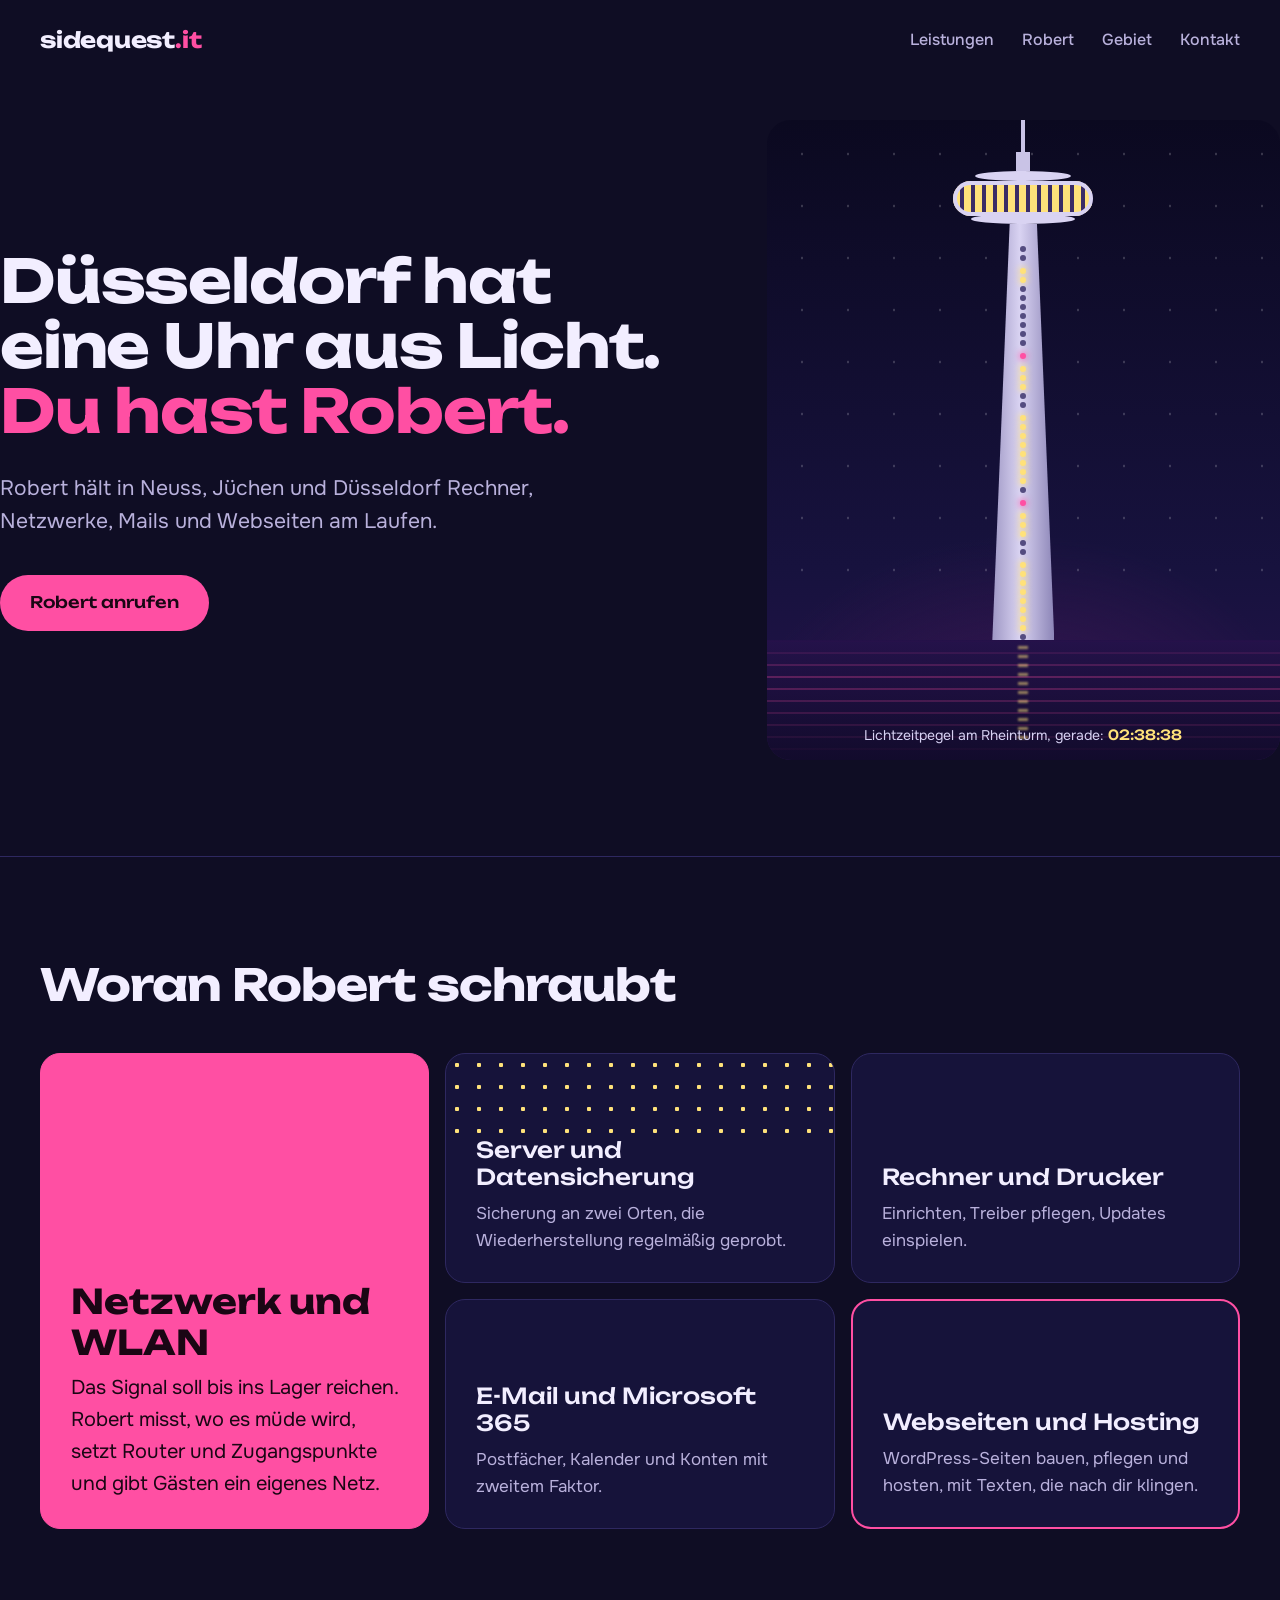
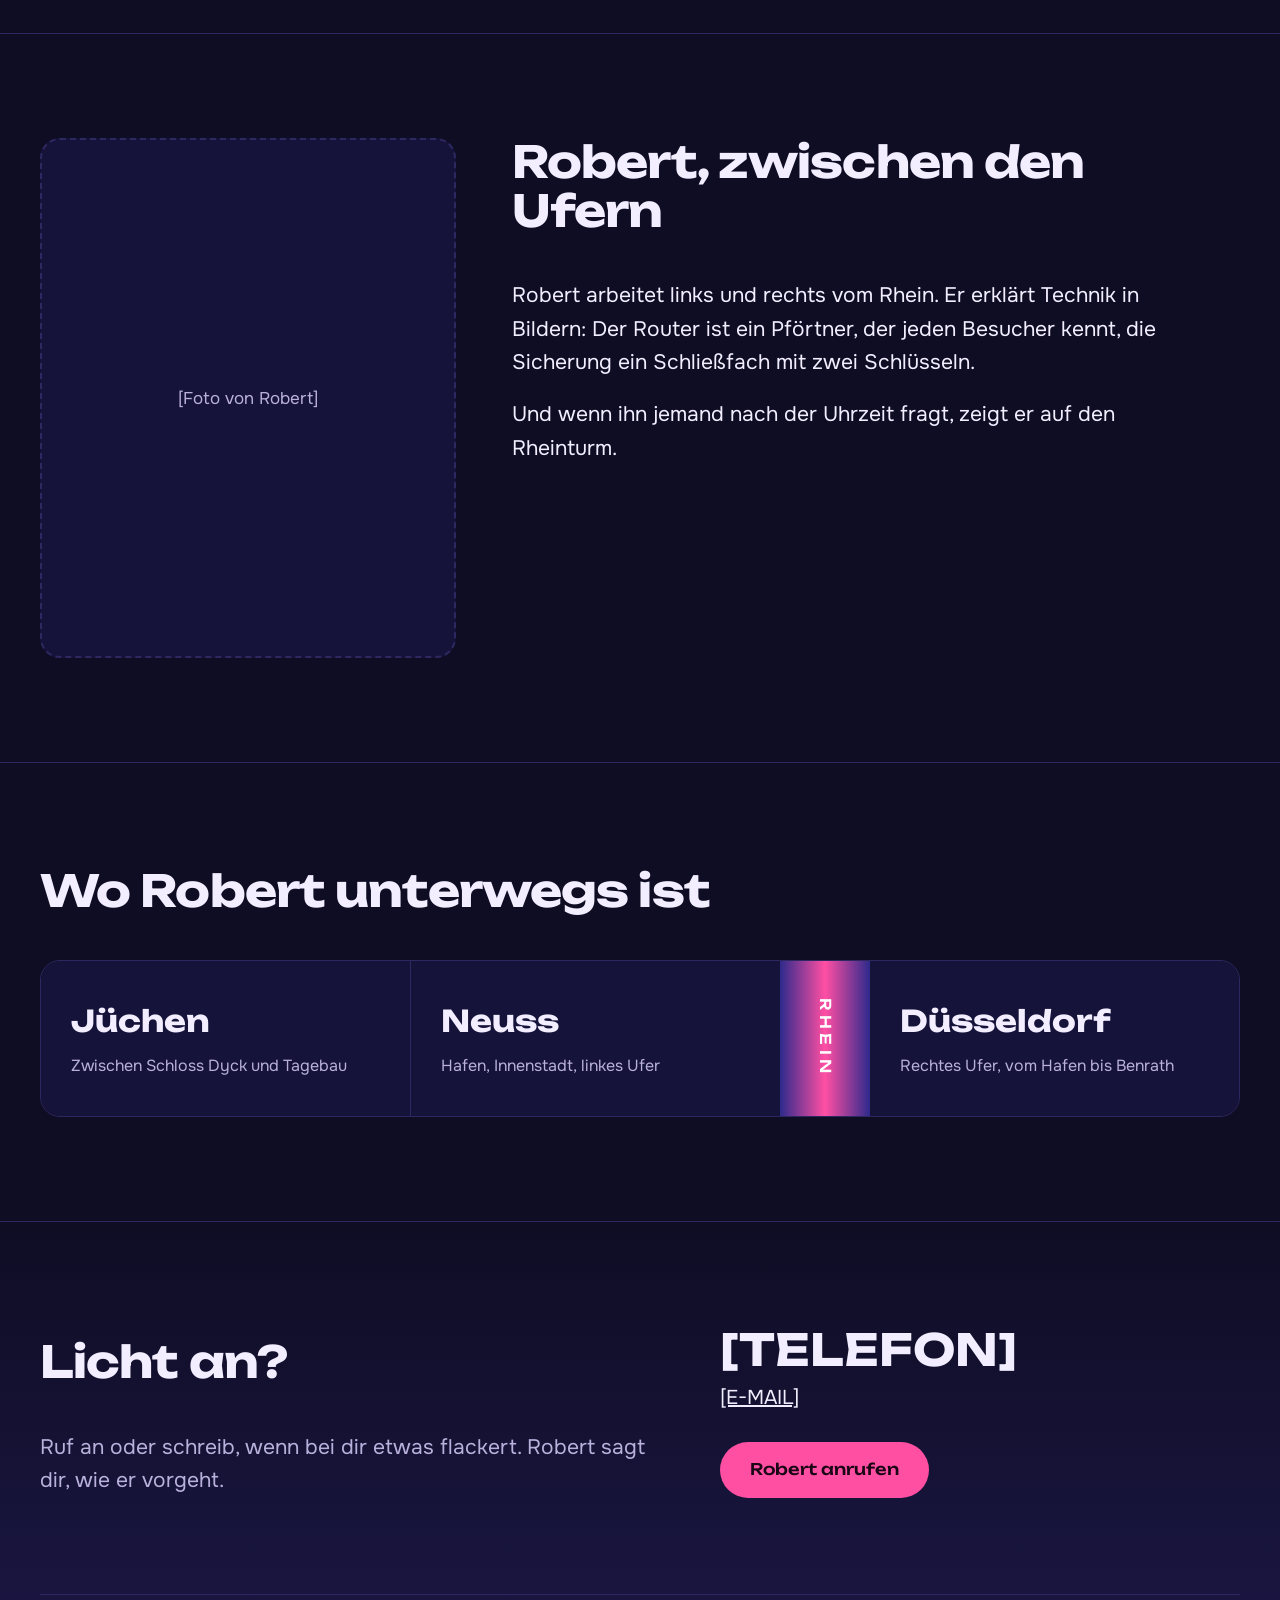
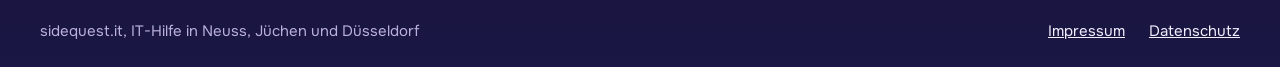
<file: 06-neon-rhein/index.html>
<!doctype html>
<html lang="de">
<head>
<meta charset="utf-8">
<meta name="robots" content="noindex, nofollow">
<meta name="viewport" content="width=device-width, initial-scale=1">
<title>sidequest · Entwurf 6: Neon-Rhein</title>
<link rel="stylesheet" href="../assets/fonts/fonts.css">
<style>
body{margin:0}
.nr{--night:#0F0D24;--night2:#1B1745;--text:#F2EEFF;--dim:#B9B1DC;--pink:#FF4FA3;--onpink:#1A0614;--gold:#FFE27A;--line:#2E2860;--cell:#16133A;
background:var(--night);color:var(--text);font-family:"Onest",system-ui,sans-serif;font-size:18px;line-height:1.6;min-height:100vh;display:flex;flex-direction:column}
.nr.alt{--night:#F4F1FB;--night2:#E6E0F7;--text:#17132E;--dim:#4D4670;--pink:#C4196F;--onpink:#FFFFFF;--gold:#8A5D00;--line:#D3CCEA;--cell:#FFFFFF}
.nr a{color:var(--text)}
.nr :focus-visible{outline:3px solid var(--pink);outline-offset:3px}
.nr-wrap{width:100%;max-width:1280px;margin:0 auto;padding:0 40px;box-sizing:border-box}
.nr-uni{font-family:"Unbounded",system-ui,sans-serif}
.nr-head{display:flex;align-items:center;justify-content:space-between;gap:8px 24px;min-height:80px;flex-wrap:wrap}
.nr .nr-logo{font-family:"Unbounded",sans-serif;font-weight:700;font-size:22px;text-decoration:none;letter-spacing:-.01em}
.nr-logo span{color:var(--pink)}
.nr-nav{display:flex;gap:4px 28px;flex-wrap:wrap}
.nr .nr-nav a{text-decoration:none;font-weight:500;font-size:16px;color:var(--dim);padding:10px 0}
.nr .nr-nav a:hover{color:var(--text)}
.nr-hero{display:grid;grid-template-columns:minmax(0,7fr) minmax(0,5fr);gap:48px;align-items:center;padding:40px 0 96px}
.nr-h1{margin:0;font-family:"Unbounded",sans-serif;font-weight:700;font-size:60px;line-height:1.08;letter-spacing:-.02em;text-wrap:balance}
.nr-h1 em{font-style:normal;color:var(--pink)}
.nr-lead{margin:28px 0 36px;font-size:21px;color:var(--dim);max-width:30em}
.nr .nr-btn{display:inline-flex;align-items:center;min-height:56px;padding:0 30px;background:var(--pink);color:var(--onpink);text-decoration:none;font-family:"Unbounded",sans-serif;font-weight:500;font-size:16px;border-radius:999px}
.nr .nr-btn:hover{background:var(--text);color:var(--night)}
.nr .nr-btn:active{transform:translateY(1px)}
.nr-scene{position:relative;height:640px;border-radius:24px;overflow:hidden;background:radial-gradient(ellipse 80% 50% at 50% 100%,#3B1752 0%,transparent 70%),linear-gradient(#0B0920 0%,#17123E 70%,#24124A 100%)}
.nr-scene::before{content:"";position:absolute;inset:0 0 140px;background-image:radial-gradient(#ffffff 1px,transparent 1.5px);background-size:46px 52px;background-position:12px 8px;opacity:.18}
.nr-tower{position:absolute;left:50%;bottom:120px;width:160px;height:560px;transform:translateX(-50%);display:flex;flex-direction:column;align-items:center}
.nr-antenna{width:4px;height:96px;background:linear-gradient(#FF4FA3 0 6px,#C9C3E6 6px)}
.nr-antbase{width:14px;height:26px;background:#C9C3E6}
.nr-disk1{width:96px;height:14px;border-radius:50%;background:#D9D3F2}
.nr-cabin{width:140px;height:46px;border-radius:22px;background:repeating-linear-gradient(90deg,#FFE27A 0 7px,#3A2C66 7px 11px);box-shadow:0 0 0 4px #D9D3F2 inset}
.nr-disk2{width:104px;height:14px;border-radius:50%;background:#D9D3F2;margin-top:-2px}
.nr-shaft{position:relative;width:62px;flex:1;background:linear-gradient(90deg,#9E97C4,#D9D3F2 45%,#8D86B8);clip-path:polygon(28% 0,72% 0,100% 100%,0 100%);display:flex;justify-content:center;padding-top:22px;box-sizing:border-box}
.nr-clock{display:flex;flex-direction:column;align-items:center;gap:7px}
.nr-group{display:flex;flex-direction:column;gap:3px}
.nr-dot{width:6px;height:6px;border-radius:50%;background:#544C80}
.nr-dot.an{background:#FFE27A;box-shadow:0 0 6px 1px rgba(255,226,122,.75)}
.nr-dot.sep{background:#FF4FA3;box-shadow:0 0 6px 1px rgba(255,79,163,.7)}
.nr-water{position:absolute;left:0;right:0;bottom:0;height:120px;background:linear-gradient(#24124A,#120B2C)}
.nr-water::before{content:"";position:absolute;inset:0;background:repeating-linear-gradient(#FF4FA3 0 2px,transparent 2px 12px);opacity:.28;-webkit-mask-image:linear-gradient(transparent,#000 30%,transparent);mask-image:linear-gradient(transparent,#000 30%,transparent)}
.nr-water::after{content:"";position:absolute;left:50%;top:6px;width:10px;height:96px;transform:translateX(-50%);background:repeating-linear-gradient(#FFE27A 0 3px,transparent 3px 9px);opacity:.55;filter:blur(1px)}
.nr-caption{position:absolute;left:20px;right:20px;bottom:14px;margin:0;font-size:14px;color:#D8D2F4;text-align:center}
.nr-caption b{font-family:"Unbounded",sans-serif;font-weight:500;color:#FFE27A;font-variant-numeric:tabular-nums}
.nr-sec{padding:104px 0;border-top:1px solid var(--line)}
.nr-h2{margin:0 0 44px;font-family:"Unbounded",sans-serif;font-weight:700;font-size:44px;line-height:1.1;letter-spacing:-.02em}
.nr-bento{display:grid;grid-template-columns:repeat(3,minmax(0,1fr));grid-auto-rows:minmax(230px,auto);gap:16px}
.nr-cell{border-radius:20px;padding:28px 30px;background:var(--cell);border:1px solid var(--line);display:flex;flex-direction:column;justify-content:flex-end;gap:10px}
.nr-cell h3{margin:0;font-family:"Unbounded",sans-serif;font-weight:500;font-size:22px;line-height:1.2}
.nr-cell p{margin:0;color:var(--dim);font-size:17px}
.nr-cell.gross{grid-row:span 2;background:var(--pink);color:var(--onpink);border-color:var(--pink)}
.nr-cell.gross h3{font-size:34px;font-weight:700}
.nr-cell.gross p{color:var(--onpink);font-size:20px;max-width:24em}
.nr-cell.punkte{background-image:linear-gradient(transparent 0 38%,var(--cell) 38%),radial-gradient(var(--gold) 2px,transparent 2.5px);background-size:100% 100%,22px 22px;background-color:var(--cell)}
.nr-cell.rand{border:2px solid var(--pink)}
.nr-about{display:grid;grid-template-columns:minmax(0,4fr) minmax(0,7fr);gap:56px;align-items:start}
.nr-photo{aspect-ratio:4/5;border-radius:20px;border:2px dashed var(--line);display:grid;place-items:center;color:var(--dim);background:var(--cell);font-size:17px;text-align:center;padding:24px;box-sizing:border-box}
.nr-about p{margin:0 0 18px;font-size:21px;max-width:32em}
.nr-ufer{display:grid;grid-template-columns:minmax(0,1fr) minmax(0,1fr) 90px minmax(0,1fr);align-items:stretch;gap:0;border-radius:20px;overflow:hidden;border:1px solid var(--line)}
.nr-ort{padding:36px 30px;background:var(--cell)}
.nr-ort b{display:block;font-family:"Unbounded",sans-serif;font-weight:700;font-size:30px;margin-bottom:6px}
.nr-ort span{color:var(--dim);font-size:16px}
.nr-ort + .nr-ort{border-left:1px solid var(--line)}
.nr-strom{background:linear-gradient(90deg,#2D2A8C,#FF4FA3 50%,#2D2A8C);display:grid;place-items:center}
.nr-strom span{writing-mode:vertical-rl;font-family:"Unbounded",sans-serif;font-weight:500;font-size:15px;letter-spacing:.3em;color:#FFFFFF}
.nr-contact{flex:1;padding:104px 0 0;border-top:1px solid var(--line);background:linear-gradient(var(--night),var(--night2))}
.nr-contactgrid{display:grid;grid-template-columns:minmax(0,6fr) minmax(0,5fr);gap:56px;align-items:end}
.nr-contact p{margin:0;font-size:21px;color:var(--dim);max-width:30em}
.nr-contact .nr-phone{color:var(--text);font-family:"Unbounded",sans-serif;font-weight:700;font-size:44px;line-height:1.1;margin:0 0 8px}
.nr-contact .nr-mail{margin:0 0 28px;font-size:20px}
.nr-foot{margin-top:96px;padding:24px 0;border-top:1px solid var(--line);display:flex;justify-content:space-between;gap:24px;flex-wrap:wrap;font-size:15px;color:var(--dim)}
.nr-foot nav{display:flex;gap:24px}
@media (max-width:900px){
.nr-wrap{padding:0 16px}
.nr-hero,.nr-about,.nr-contactgrid{grid-template-columns:minmax(0,1fr);gap:36px}
.nr-hero{padding:24px 0 64px}
.nr-h1{font-size:36px}
.nr-scene{height:560px}
.nr-sec,.nr-contact{padding-top:72px}
.nr-sec{padding-bottom:72px}
.nr-h2{font-size:30px}
.nr-bento{grid-template-columns:minmax(0,1fr);grid-auto-rows:auto}
.nr-cell{min-height:180px}
.nr-cell.gross{grid-row:auto}
.nr-ufer{grid-template-columns:minmax(0,1fr)}
.nr-strom{min-height:60px}
.nr-strom span{writing-mode:horizontal-tb}
.nr-ort + .nr-ort{border-left:0;border-top:1px solid var(--line)}
.nr-photo{max-width:340px}
.nr-contact .nr-phone{font-size:32px}
}
</style>
</head>
<body>
<div class="nr" id="seite">
<div class="nr-wrap">
<header class="nr-head">
<a class="nr-logo" href="#start">sidequest<span>.it</span></a>
<nav class="nr-nav" aria-label="Hauptnavigation">
<a href="#leistungen">Leistungen</a>
<a href="#robert">Robert</a>
<a href="#ufer">Gebiet</a>
<a href="#kontakt">Kontakt</a>
</nav>
</header>
</div>
<main>
<section id="start" class="nr-wrap nr-hero">
<div>
<h1 class="nr-h1">Düsseldorf hat eine Uhr aus Licht. <em>Du hast Robert.</em></h1>
<p class="nr-lead">Robert hält in Neuss, Jüchen und Düsseldorf Rechner, Netzwerke, Mails und Webseiten am Laufen.</p>
<a class="nr-btn" href="#kontakt">Robert anrufen</a>
</div>
<figure class="nr-scene" style="margin:0" aria-label="Zeichnung des Rheinturms mit der Lichtzeitpegel-Uhr, die die aktuelle Uhrzeit zeigt">
<div class="nr-tower" aria-hidden="true">
<div class="nr-antenna"></div>
<div class="nr-antbase"></div>
<div class="nr-disk1"></div>
<div class="nr-cabin"></div>
<div class="nr-disk2"></div>
<div class="nr-shaft"><div class="nr-clock" id="nr-clock"></div></div>
</div>
<div class="nr-water" aria-hidden="true"></div>
<figcaption class="nr-caption">Lichtzeitpegel am Rheinturm, gerade: <b id="nr-zeit">--:--:--</b></figcaption>
</figure>
</section>
<section id="leistungen" class="nr-sec">
<div class="nr-wrap">
<h2 class="nr-h2">Woran Robert schraubt</h2>
<div class="nr-bento">
<div class="nr-cell gross"><h3>Netzwerk und WLAN</h3><p>Das Signal soll bis ins Lager reichen. Robert misst, wo es müde wird, setzt Router und Zugangspunkte und gibt Gästen ein eigenes Netz.</p></div>
<div class="nr-cell punkte"><h3>Server und Datensicherung</h3><p>Sicherung an zwei Orten, die Wiederherstellung regelmäßig geprobt.</p></div>
<div class="nr-cell"><h3>Rechner und Drucker</h3><p>Einrichten, Treiber pflegen, Updates einspielen.</p></div>
<div class="nr-cell"><h3>E-Mail und Microsoft 365</h3><p>Postfächer, Kalender und Konten mit zweitem Faktor.</p></div>
<div class="nr-cell rand"><h3>Webseiten und Hosting</h3><p>WordPress-Seiten bauen, pflegen und hosten, mit Texten, die nach dir klingen.</p></div>
</div>
</div>
</section>
<section id="robert" class="nr-sec">
<div class="nr-wrap nr-about">
<div class="nr-photo">[Foto von Robert]</div>
<div>
<h2 class="nr-h2">Robert, zwischen den Ufern</h2>
<p>Robert arbeitet links und rechts vom Rhein. Er erklärt Technik in Bildern: Der Router ist ein Pförtner, der jeden Besucher kennt, die Sicherung ein Schließfach mit zwei Schlüsseln.</p>
<p>Und wenn ihn jemand nach der Uhrzeit fragt, zeigt er auf den Rheinturm.</p>
</div>
</div>
</section>
<section id="ufer" class="nr-sec">
<div class="nr-wrap">
<h2 class="nr-h2">Wo Robert unterwegs ist</h2>
<div class="nr-ufer">
<div class="nr-ort"><b>Jüchen</b><span>Zwischen Schloss Dyck und Tagebau</span></div>
<div class="nr-ort"><b>Neuss</b><span>Hafen, Innenstadt, linkes Ufer</span></div>
<div class="nr-strom" aria-hidden="true"><span>RHEIN</span></div>
<div class="nr-ort"><b>Düsseldorf</b><span>Rechtes Ufer, vom Hafen bis Benrath</span></div>
</div>
</div>
</section>
</main>
<section id="kontakt" class="nr-contact">
<div class="nr-wrap nr-contactgrid">
<div>
<h2 class="nr-h2">Licht an?</h2>
<p>Ruf an oder schreib, wenn bei dir etwas flackert. Robert sagt dir, wie er vorgeht.</p>
</div>
<div>
<p class="nr-phone">[TELEFON]</p>
<p class="nr-mail"><a href="mailto:[E-MAIL]">[E-MAIL]</a></p>
<a class="nr-btn" href="tel:[TELEFON]">Robert anrufen</a>
</div>
</div>
<div class="nr-wrap">
<footer class="nr-foot"><span>sidequest.it, IT-Hilfe in Neuss, Jüchen und Düsseldorf</span><nav aria-label="Rechtliches"><a href="#impressum">Impressum</a><a href="#datenschutz">Datenschutz</a></nav></footer>
</div>
</section>
</div>
<script>
(function () {
  var seite = document.getElementById('seite');
  if (new URLSearchParams(location.search).get('modus') === 'alt') seite.classList.add('alt');

  // Lichtzeitpegel: von oben Stundenzehner (2), Stundeneiner (9), Trenner,
  // Minutenzehner (5), Minuteneiner (9), Trenner, Sekundenzehner (5), Sekundeneiner (9).
  var aufbau = [2, 9, 0, 5, 9, 0, 5, 9];
  var uhr = document.getElementById('nr-clock');
  var gruppen = aufbau.map(function (anzahl) {
    var g = document.createElement('div');
    g.className = 'nr-group';
    var n = anzahl || 1;
    for (var i = 0; i < n; i++) {
      var d = document.createElement('span');
      d.className = anzahl ? 'nr-dot' : 'nr-dot sep';
      g.append(d);
    }
    uhr.append(g);
    return g;
  });

  function zeige() {
    var t = new Date();
    var z = [Math.floor(t.getHours() / 10), t.getHours() % 10, null, Math.floor(t.getMinutes() / 10), t.getMinutes() % 10, null, Math.floor(t.getSeconds() / 10), t.getSeconds() % 10];
    z.forEach(function (wert, i) {
      if (wert === null) return;
      gruppen[i].querySelectorAll('.nr-dot').forEach(function (d, k) { d.classList.toggle('an', k < wert); });
    });
    function zwei(n) { return String(n).padStart(2, '0'); }
    document.getElementById('nr-zeit').textContent = zwei(t.getHours()) + ':' + zwei(t.getMinutes()) + ':' + zwei(t.getSeconds());
  }
  zeige();
  setInterval(zeige, 1000);
})();
</script>
</body>
</html>
</file>
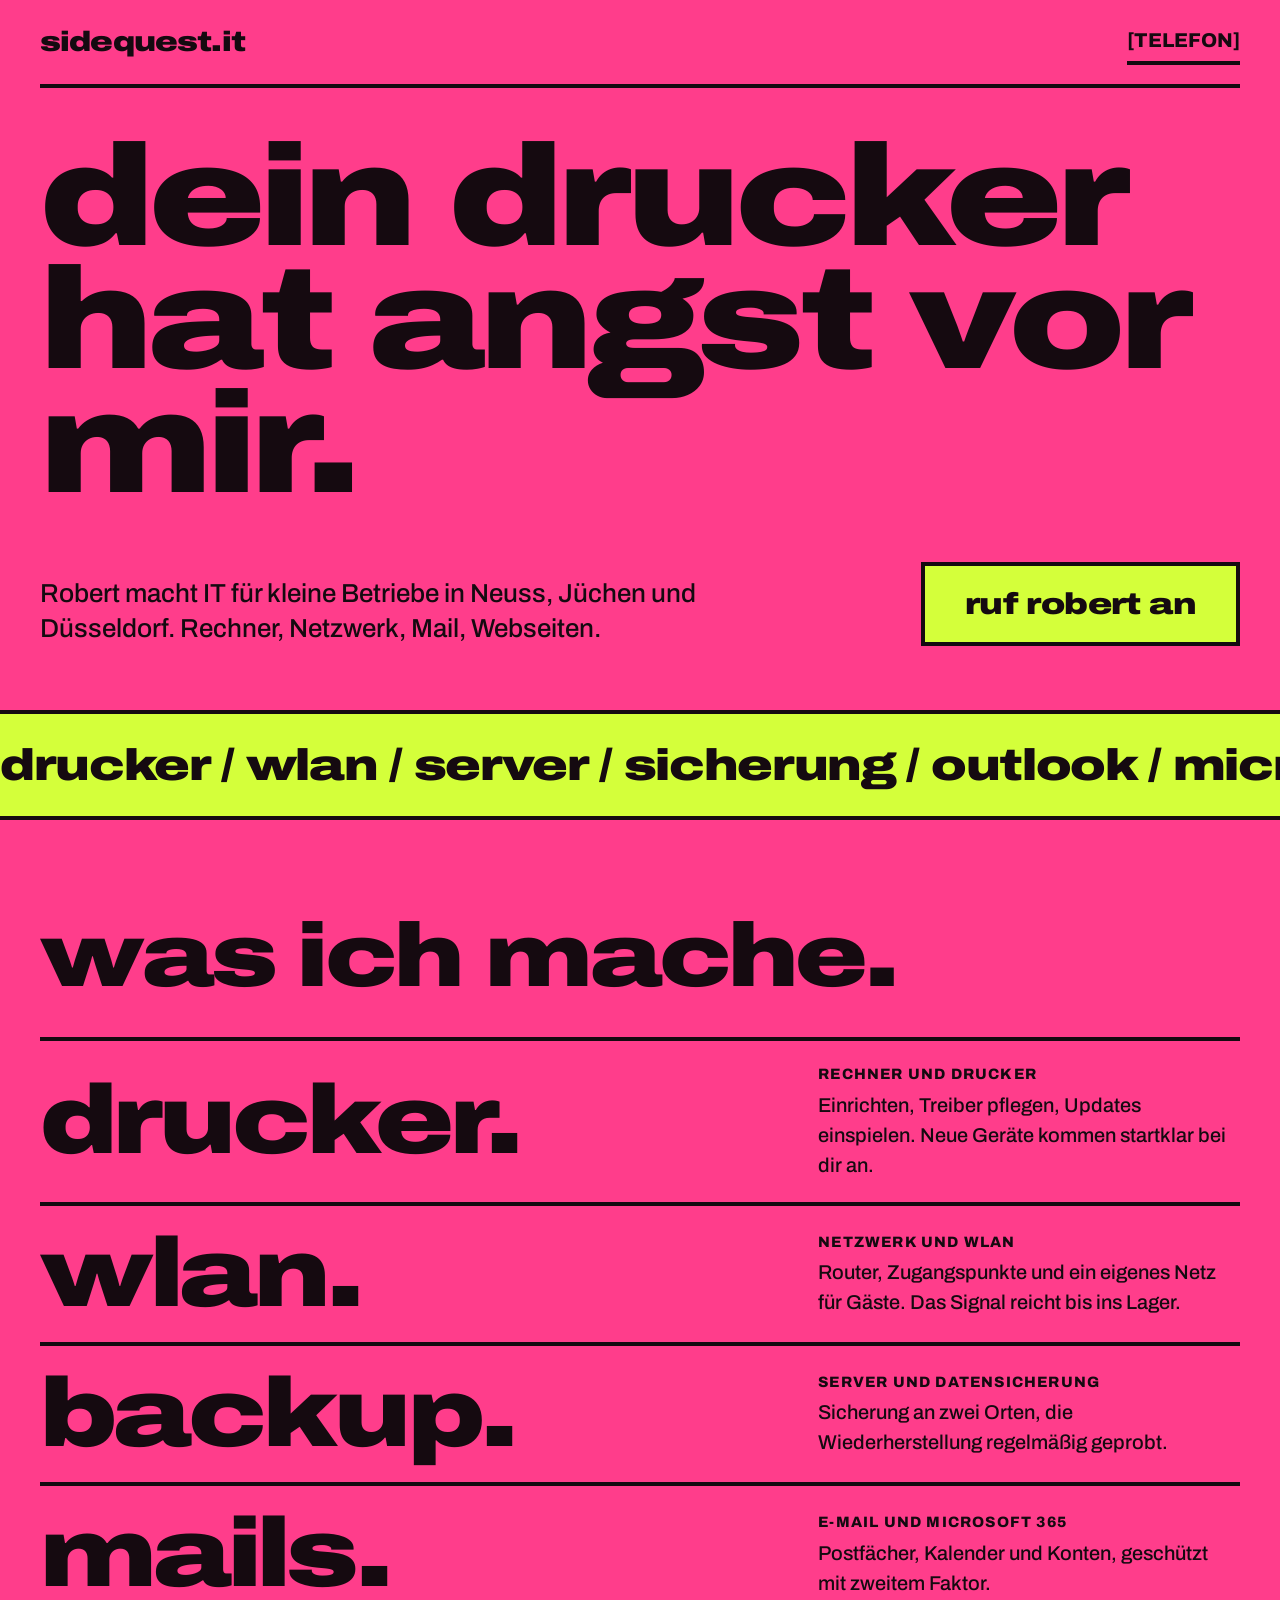
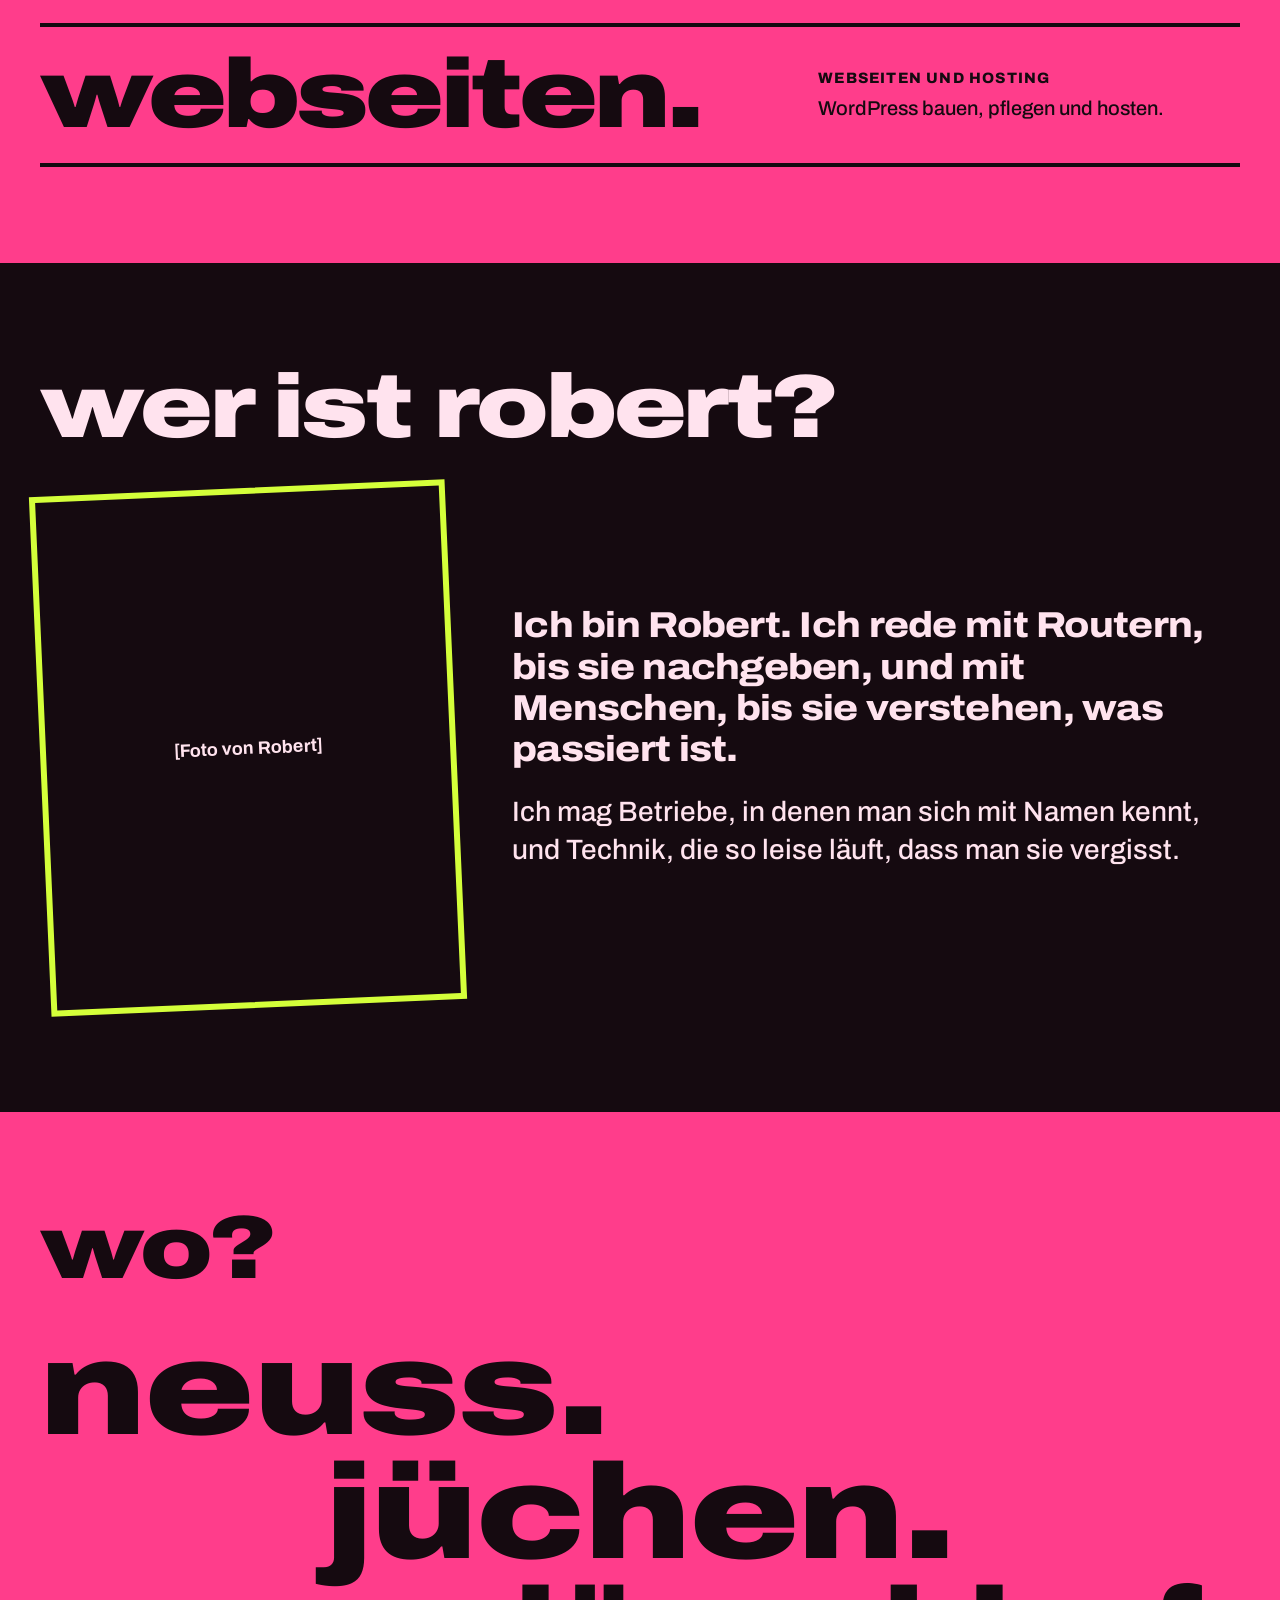
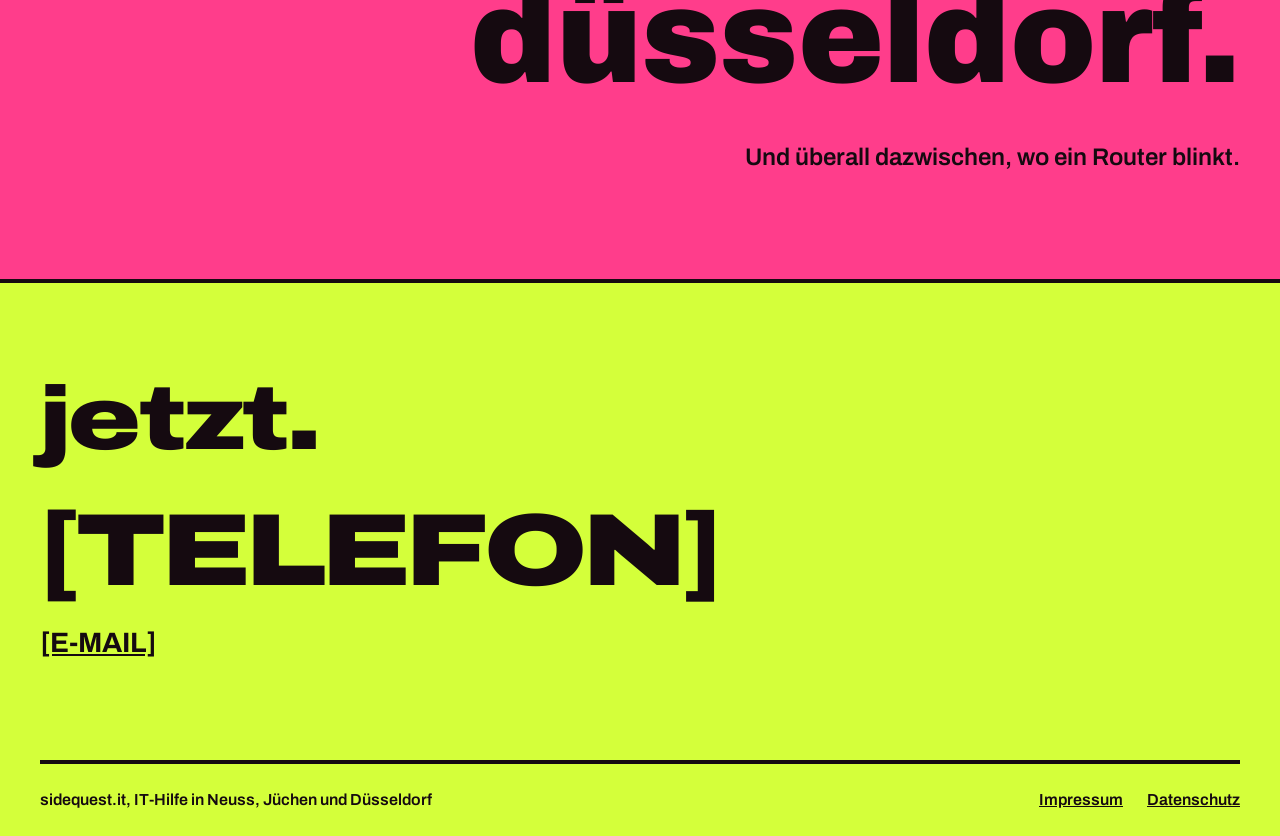
<file: 07-brutal-laut/index.html>
<!doctype html>
<html lang="de">
<head>
<meta charset="utf-8">
<meta name="robots" content="noindex, nofollow">
<meta name="viewport" content="width=device-width, initial-scale=1">
<title>sidequest · Entwurf 7: Brutal laut</title>
<link rel="stylesheet" href="../assets/fonts/fonts.css">
<style>
body{margin:0}
.bl{--bg:#FF3D8B;--fg:#150A10;--hot:#D4FF3A;--onhot:#150A10;--block:#150A10;--onblock:#FFE3EE;
background:var(--bg);color:var(--fg);font-family:"Archivo",system-ui,sans-serif;font-size:19px;line-height:1.5;min-height:100vh;display:flex;flex-direction:column;overflow-x:hidden}
.bl.alt{--bg:#150A10;--fg:#FFE3EE;--block:#FF3D8B;--onblock:#150A10}
.bl a{color:var(--fg)}
.bl :focus-visible{outline:4px solid var(--hot);outline-offset:4px}
.bl-wrap{width:100%;max-width:1360px;margin:0 auto;padding:0 40px;box-sizing:border-box}
.bl-x{font-stretch:125%;font-weight:900;letter-spacing:-.035em;text-transform:lowercase}
.bl-top{display:flex;justify-content:space-between;align-items:center;gap:8px 24px;min-height:84px;border-bottom:4px solid var(--fg);flex-wrap:wrap}
.bl .bl-logo{font-stretch:125%;font-weight:900;font-size:28px;text-decoration:none;letter-spacing:-.03em}
.bl .bl-tel{font-weight:800;font-size:20px;text-decoration:none;border-bottom:4px solid var(--fg);padding:6px 0}
.bl-hero{padding:48px 0 64px}
.bl-h1{margin:0;font-size:clamp(64px,11.2vw,168px);line-height:.86;padding-bottom:.06em}
.bl-heroin{display:grid;grid-template-columns:minmax(0,1fr) auto;gap:32px 48px;align-items:end;margin-top:48px}
.bl-lead{margin:0;font-size:26px;line-height:1.35;font-weight:500;max-width:30em}
.bl .bl-btn{display:inline-flex;align-items:center;min-height:76px;padding:0 40px;background:var(--hot);color:var(--onhot);text-decoration:none;font-stretch:125%;font-weight:900;font-size:30px;letter-spacing:-.02em;border:4px solid var(--onhot);white-space:nowrap}
.bl .bl-btn:hover{background:var(--fg);color:var(--bg)}
.bl .bl-btn:active{transform:translateY(2px)}
.bl-band{background:var(--hot);color:var(--onhot);border-block:4px solid var(--fg);overflow:hidden;white-space:nowrap}
.bl-track{display:inline-flex;padding:18px 0;font-stretch:125%;font-weight:900;font-size:44px;letter-spacing:-.03em}
.bl-track span{padding-right:40px}
@media (prefers-reduced-motion:no-preference){.bl-track{animation:bl-lauf 26s linear infinite}}
@keyframes bl-lauf{to{transform:translateX(-50%)}}
.bl-sec{padding:96px 0}
.bl-h2{margin:0 0 40px;font-size:clamp(48px,7vw,104px);line-height:.9}
.bl-list{margin:0;padding:0;list-style:none;border-top:4px solid var(--fg)}
.bl-row{display:grid;grid-template-columns:minmax(0,7fr) minmax(0,4fr);gap:16px 40px;align-items:center;padding:22px 0;border-bottom:4px solid var(--fg)}
.bl-word{font-stretch:125%;font-weight:900;font-size:clamp(48px,7.6vw,112px);line-height:.95;letter-spacing:-.04em}
.bl-row p{margin:0;font-size:20px;font-weight:500}
.bl-row p b{display:block;font-weight:800;font-size:15px;letter-spacing:.08em;text-transform:uppercase;margin-bottom:4px}
.bl-row:hover{background:var(--hot);color:var(--onhot);box-shadow:-40px 0 0 var(--hot),40px 0 0 var(--hot)}
.bl-who{background:var(--block);color:var(--onblock);padding:104px 0}
.bl-who .bl-h2{color:var(--onblock)}
.bl-whogrid{display:grid;grid-template-columns:minmax(0,4fr) minmax(0,7fr);gap:56px;align-items:center}
.bl-photo{aspect-ratio:4/5;border:6px solid var(--hot);display:grid;place-items:center;font-weight:700;font-size:18px;text-align:center;padding:24px;box-sizing:border-box;transform:rotate(-2.5deg)}
.bl-who p{margin:0 0 22px;font-size:28px;line-height:1.35;font-weight:500;max-width:26em}
.bl-who p:first-of-type{font-stretch:112%;font-weight:800;font-size:36px;line-height:1.15;letter-spacing:-.02em}
.bl-where{padding:96px 0 104px}
.bl-place{display:block;font-size:clamp(56px,10.5vw,158px);line-height:.92}
.bl-place:nth-child(2){text-align:center}
.bl-place:nth-child(3){text-align:right;font-stretch:96%}
.bl-where .bl-note{margin:40px 0 0;font-size:24px;font-weight:600;text-align:right}
.bl-contact{flex:1;background:var(--hot);color:var(--onhot);border-top:4px solid var(--fg);padding:96px 0 0}
.bl-contact a{color:var(--onhot)}
.bl-contact .bl-h2{color:var(--onhot)}
.bl-phone{margin:0;font-stretch:125%;font-weight:900;font-size:clamp(48px,8vw,120px);line-height:1;letter-spacing:-.04em}
.bl-mail{margin:20px 0 0;font-size:28px;font-weight:700}
.bl-foot{margin-top:96px;padding:24px 0;border-top:4px solid var(--onhot);display:flex;justify-content:space-between;gap:24px;flex-wrap:wrap;font-weight:600;font-size:16px}
.bl-foot nav{display:flex;gap:24px}
@media (max-width:900px){
.bl-wrap{padding:0 16px}
.bl-top{min-height:68px}
.bl .bl-logo{font-size:22px}
.bl .bl-tel{font-size:16px}
.bl-hero{padding:32px 0 48px}
.bl-heroin{grid-template-columns:minmax(0,1fr);margin-top:32px}
.bl-lead{font-size:21px}
.bl .bl-btn{font-size:24px;min-height:64px;padding:0 28px}
.bl-track{font-size:30px}
.bl-sec,.bl-who,.bl-where{padding:64px 0}
.bl-row{grid-template-columns:minmax(0,1fr)}
.bl-row:hover{box-shadow:-16px 0 0 var(--hot),16px 0 0 var(--hot)}
.bl-whogrid{grid-template-columns:minmax(0,1fr)}
.bl-photo{max-width:320px}
.bl-who p{font-size:21px}
.bl-who p:first-of-type{font-size:26px}
.bl-where .bl-note{text-align:left;font-size:19px}
.bl-place:nth-child(3){font-stretch:80%}
.bl-contact{padding-top:64px}
.bl-mail{font-size:20px}
}
</style>
</head>
<body>
<div class="bl" id="seite">
<div class="bl-wrap">
<header class="bl-top">
<a class="bl-logo" href="#start">sidequest.it</a>
<a class="bl-tel" href="#kontakt">[TELEFON]</a>
</header>
</div>
<main>
<section id="start" class="bl-hero">
<div class="bl-wrap">
<h1 class="bl-h1 bl-x">dein drucker hat angst vor mir.</h1>
<div class="bl-heroin">
<p class="bl-lead">Robert macht IT für kleine Betriebe in Neuss, Jüchen und Düsseldorf. Rechner, Netzwerk, Mail, Webseiten.</p>
<a class="bl-btn" href="#kontakt">ruf robert an</a>
</div>
</div>
</section>
<div class="bl-band" aria-hidden="true">
<div class="bl-track"><span>drucker / wlan / server / sicherung / outlook / microsoft 365 / wordpress /</span><span>drucker / wlan / server / sicherung / outlook / microsoft 365 / wordpress /</span></div>
</div>
<section id="leistungen" class="bl-sec">
<div class="bl-wrap">
<h2 class="bl-h2 bl-x">was ich mache.</h2>
<ul class="bl-list">
<li class="bl-row"><span class="bl-word bl-x">drucker.</span><p><b>Rechner und Drucker</b>Einrichten, Treiber pflegen, Updates einspielen. Neue Geräte kommen startklar bei dir an.</p></li>
<li class="bl-row"><span class="bl-word bl-x">wlan.</span><p><b>Netzwerk und WLAN</b>Router, Zugangspunkte und ein eigenes Netz für Gäste. Das Signal reicht bis ins Lager.</p></li>
<li class="bl-row"><span class="bl-word bl-x">backup.</span><p><b>Server und Datensicherung</b>Sicherung an zwei Orten, die Wiederherstellung regelmäßig geprobt.</p></li>
<li class="bl-row"><span class="bl-word bl-x">mails.</span><p><b>E-Mail und Microsoft 365</b>Postfächer, Kalender und Konten, geschützt mit zweitem Faktor.</p></li>
<li class="bl-row"><span class="bl-word bl-x">webseiten.</span><p><b>Webseiten und Hosting</b>WordPress bauen, pflegen und hosten.</p></li>
</ul>
</div>
</section>
<section id="robert" class="bl-who">
<div class="bl-wrap">
<h2 class="bl-h2 bl-x">wer ist robert?</h2>
<div class="bl-whogrid">
<div class="bl-photo">[Foto von Robert]</div>
<div>
<p>Ich bin Robert. Ich rede mit Routern, bis sie nachgeben, und mit Menschen, bis sie verstehen, was passiert ist.</p>
<p>Ich mag Betriebe, in denen man sich mit Namen kennt, und Technik, die so leise läuft, dass man sie vergisst.</p>
</div>
</div>
</div>
</section>
<section id="wo" class="bl-where">
<div class="bl-wrap">
<h2 class="bl-h2 bl-x">wo?</h2>
<p class="bl-x" style="margin:0"><span class="bl-place">neuss.</span><span class="bl-place">jüchen.</span><span class="bl-place">düsseldorf.</span></p>
<p class="bl-note">Und überall dazwischen, wo ein Router blinkt.</p>
</div>
</section>
</main>
<section id="kontakt" class="bl-contact">
<div class="bl-wrap">
<h2 class="bl-h2 bl-x">jetzt.</h2>
<p class="bl-phone">[TELEFON]</p>
<p class="bl-mail"><a href="mailto:[E-MAIL]">[E-MAIL]</a></p>
<footer class="bl-foot"><span>sidequest.it, IT-Hilfe in Neuss, Jüchen und Düsseldorf</span><nav aria-label="Rechtliches"><a href="#impressum">Impressum</a><a href="#datenschutz">Datenschutz</a></nav></footer>
</div>
</section>
</div>
<script>
if (new URLSearchParams(location.search).get('modus') === 'alt') document.getElementById('seite').classList.add('alt');
</script>
</body>
</html>
</file>
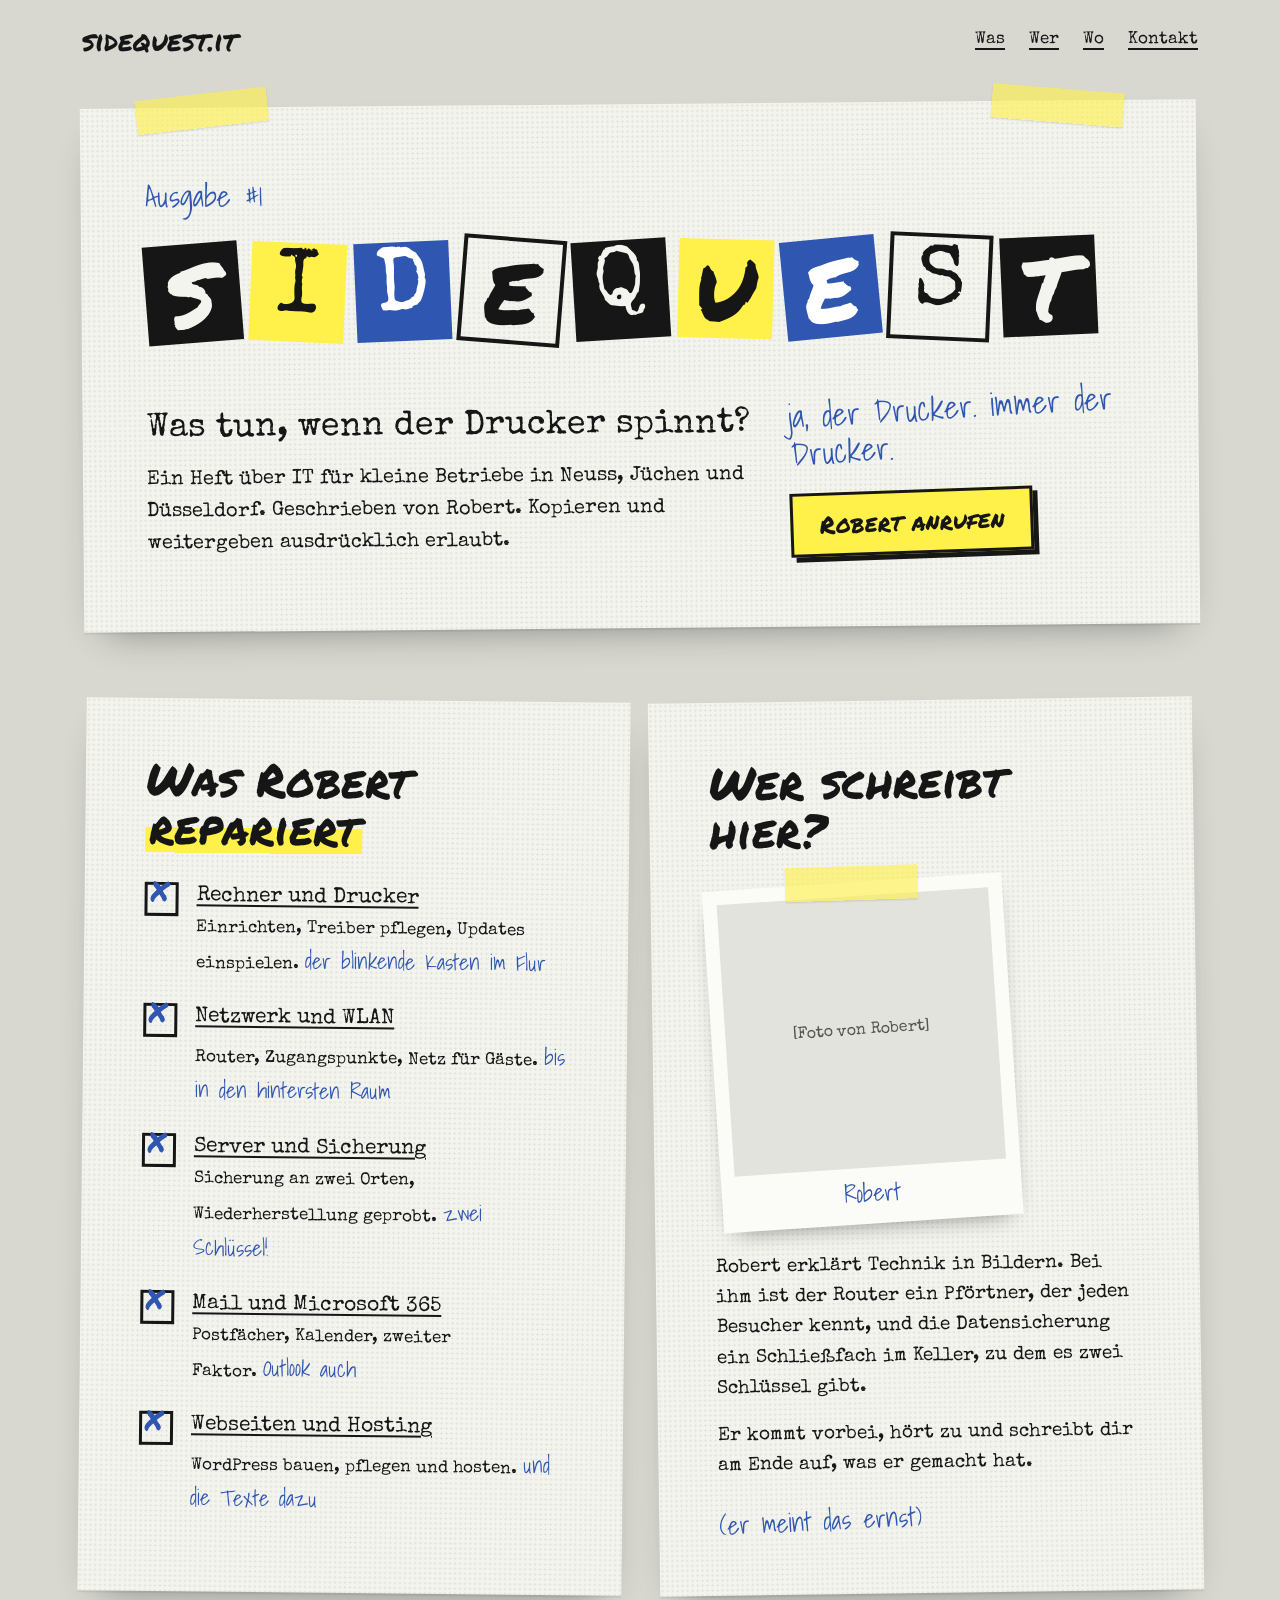
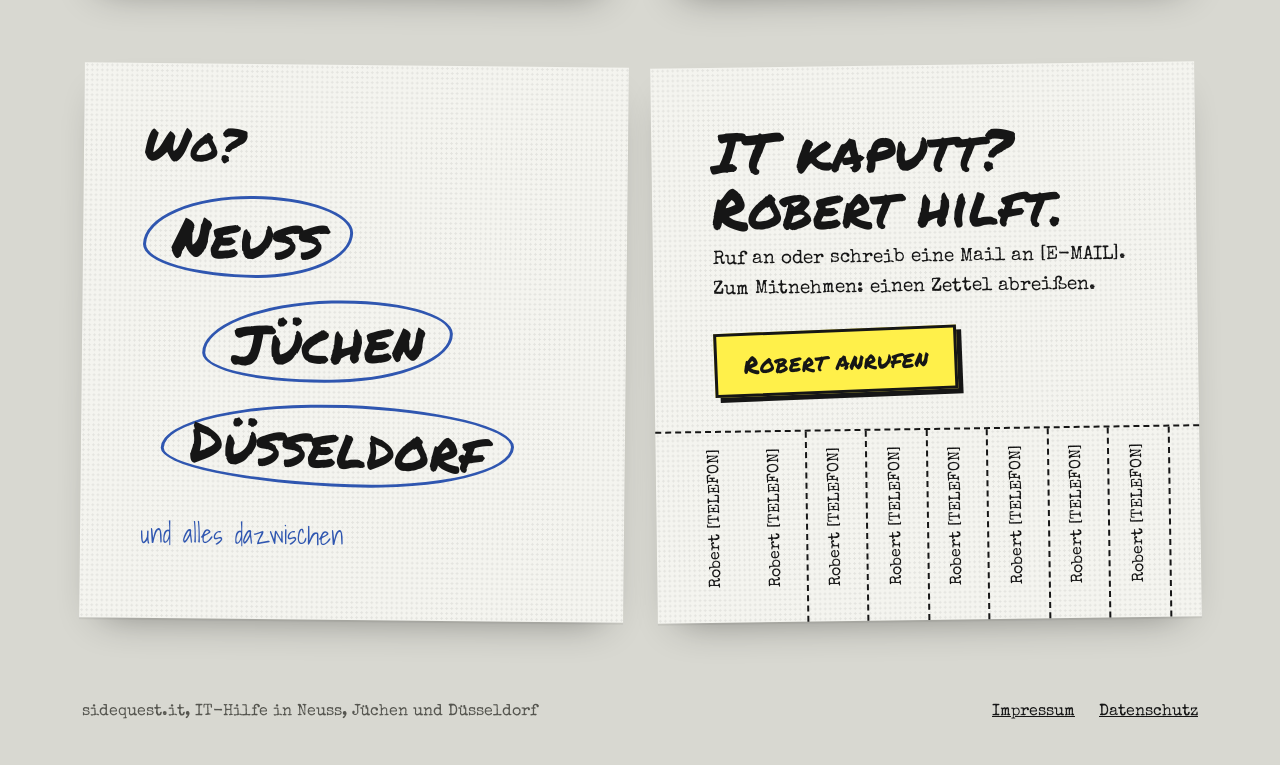
<file: 08-zine/index.html>
<!doctype html>
<html lang="de">
<head>
<meta charset="utf-8">
<meta name="robots" content="noindex, nofollow">
<meta name="viewport" content="width=device-width, initial-scale=1">
<title>sidequest · Entwurf 8: Zine</title>
<link rel="stylesheet" href="../assets/fonts/fonts.css">
<style>
body{margin:0}
.zn{--table:#D8D8D1;--paper:#F4F4EF;--toner:#161616;--blue:#2F56B0;--yellow:#FFF04A;--onyellow:#161616;--grey:#55554F;--dot:rgba(22,22,22,.07);
background:var(--table);color:var(--toner);font-family:"Special Elite","Courier New",monospace;font-size:19px;line-height:1.6;min-height:100vh;display:flex;flex-direction:column}
.zn.alt{--table:#0D0D0C;--paper:#1D1D1B;--toner:#ECECE4;--blue:#8CA9FF;--grey:#B1B1A8;--dot:rgba(236,236,228,.06)}
.zn a{color:var(--toner)}
.zn :focus-visible{outline:3px dashed var(--blue);outline-offset:4px}
.zn-wrap{width:100%;max-width:1180px;margin:0 auto;padding:0 32px;box-sizing:border-box}
.zn-marker{font-family:"Permanent Marker","Comic Sans MS",cursive;font-weight:400}
.zn-hand{font-family:"Shadows Into Light","Comic Sans MS",cursive;color:var(--blue)}
.zn-head{display:flex;justify-content:space-between;align-items:center;gap:8px 24px;min-height:80px;flex-wrap:wrap}
.zn .zn-logo{font-family:"Permanent Marker",cursive;font-size:28px;text-decoration:none}
.zn-nav{display:flex;gap:4px 24px;flex-wrap:wrap}
.zn .zn-nav a{font-size:17px;padding:10px 0;text-decoration-thickness:2px;text-underline-offset:5px}
.zn-sheet{position:relative;background-color:var(--paper);background-image:radial-gradient(var(--dot) 1px,transparent 1.2px);background-size:5px 5px;box-shadow:0 2px 0 rgba(0,0,0,.06),0 18px 40px -22px rgba(0,0,0,.45);padding:56px 60px;box-sizing:border-box}
.zn-tape{position:absolute;width:132px;height:34px;background:rgba(255,240,74,.62);box-shadow:0 1px 2px rgba(0,0,0,.12);z-index:2}
.zn-cover{transform:rotate(-.5deg);margin:24px 0 72px;padding:64px 64px 72px}
.zn-cover .zn-tape.a{top:-14px;left:56px;transform:rotate(-6deg)}
.zn-cover .zn-tape.b{top:-12px;right:72px;transform:rotate(5deg)}
.zn-issue{margin:0 0 20px;font-size:30px}
.zn-ransom{margin:0;display:flex;flex-wrap:wrap;gap:8px 10px;align-items:center;line-height:1}
.zn-ransom span{display:inline-grid;place-items:center;min-width:.8em;padding:.06em .14em;font-size:88px}
.zn-r1{background:var(--toner);color:var(--paper);font-family:"Permanent Marker",cursive;transform:rotate(-4deg)}
.zn-r2{background:var(--yellow);color:var(--onyellow);font-family:"Special Elite",monospace;transform:rotate(3deg)}
.zn-r3{background:var(--blue);color:#FFFFFF;font-family:"Special Elite",monospace;transform:rotate(-2deg)}
.zn-r4{border:4px solid var(--toner);font-family:"Permanent Marker",cursive;transform:rotate(5deg)}
.zn-r5{background:var(--toner);color:var(--paper);font-family:"Special Elite",monospace;transform:rotate(-3deg)}
.zn-r6{background:var(--yellow);color:var(--onyellow);font-family:"Permanent Marker",cursive;transform:rotate(2deg)}
.zn-r7{background:var(--blue);color:#FFFFFF;font-family:"Permanent Marker",cursive;transform:rotate(-5deg)}
.zn-r8{border:4px solid var(--toner);font-family:"Special Elite",monospace;transform:rotate(3deg)}
.zn-r9{background:var(--toner);color:var(--paper);font-family:"Permanent Marker",cursive;transform:rotate(-2deg)}
.zn-coverrow{display:grid;grid-template-columns:minmax(0,7fr) minmax(0,4fr);gap:40px;align-items:end;margin-top:48px}
.zn-coverrow h1{margin:0 0 14px;font-family:"Special Elite",monospace;font-weight:400;font-size:34px;line-height:1.25}
.zn-coverrow p{margin:0;font-size:20px;max-width:32em}
.zn-coverrow .zn-note{font-size:32px;line-height:1.15;transform:rotate(-3deg);margin:0 0 28px}
.zn .zn-btn{display:inline-flex;align-items:center;min-height:58px;padding:0 26px;background:var(--yellow);color:var(--onyellow);border:3px solid var(--onyellow);text-decoration:none;font-family:"Permanent Marker",cursive;font-size:24px;transform:rotate(-1.5deg);box-shadow:5px 5px 0 var(--onyellow)}
.zn .zn-btn:hover{transform:rotate(0)}
.zn-spread{display:grid;grid-template-columns:minmax(0,1fr) minmax(0,1fr);gap:28px;margin-bottom:72px}
.zn-spread .zn-sheet:first-child{transform:rotate(.6deg)}
.zn-spread .zn-sheet:last-child{transform:rotate(-.8deg)}
.zn-h2{margin:0 0 28px;font-family:"Permanent Marker",cursive;font-weight:400;font-size:46px;line-height:1.05}
.zn-h2 mark{background:linear-gradient(transparent 52%,var(--yellow) 52% 90%,transparent 90%);color:inherit;padding:0 4px}
.zn-checks{margin:0;padding:0;list-style:none;display:grid;gap:22px}
.zn-checks li{display:grid;grid-template-columns:38px minmax(0,1fr);gap:2px 14px}
.zn-box{grid-row:span 2;width:28px;height:28px;border:3px solid var(--toner);position:relative;margin-top:3px}
.zn-box::after{content:"x";position:absolute;left:3px;top:-14px;font-family:"Permanent Marker",cursive;font-size:34px;color:var(--blue);line-height:1}
.zn-checks b{font-weight:400;font-size:21px;text-decoration:underline;text-decoration-thickness:2px;text-underline-offset:4px}
.zn-checks span{font-size:17px}
.zn-checks i{font-style:normal;font-family:"Shadows Into Light",cursive;color:var(--blue);font-size:22px;margin-left:6px}
.zn-polaroid{position:relative;background:#FBFBF8;padding:14px 14px 56px;width:min(300px,100%);box-sizing:border-box;transform:rotate(-3deg);box-shadow:0 10px 24px -14px rgba(0,0,0,.6);margin:8px 0 28px}
.zn-polaroid .zn-tape{top:-16px;left:50%;margin-left:-66px;transform:rotate(2deg)}
.zn-polaroid div{aspect-ratio:1;background:#E3E3DD;display:grid;place-items:center;color:#55554F;font-size:16px}
.zn-polaroid p{position:absolute;left:0;right:0;bottom:12px;margin:0;text-align:center;font-family:"Shadows Into Light",cursive;font-size:24px;color:#2F56B0}
.zn-text p{margin:0 0 16px;font-size:19px}
.zn-aside{font-size:26px;transform:rotate(-2deg);margin:4px 0 0}
.zn-where{display:flex;flex-direction:column;gap:22px;align-items:flex-start;font-family:"Permanent Marker",cursive;font-size:56px;line-height:1}
.zn-where span{padding:10px 26px;border:3px solid var(--blue);border-radius:52% 48% 46% 54% / 60% 44% 56% 40%}
.zn-where span:nth-child(2){margin-left:60px;transform:rotate(-2deg)}
.zn-where span:nth-child(3){margin-left:20px;transform:rotate(1.5deg)}
.zn-back{display:flex;flex-direction:column;padding-bottom:0}
.zn-back h2{margin:0 0 10px;font-family:"Permanent Marker",cursive;font-weight:400;font-size:56px;line-height:1}
.zn-back > p{margin:0 0 24px;font-size:19px}
.zn-tabs{display:grid;grid-template-columns:repeat(8,minmax(0,1fr));border-top:2px dashed var(--toner);margin:auto -60px 0;padding:0 30px}
.zn-tabs span{writing-mode:vertical-rl;transform:rotate(180deg);text-align:left;padding:16px 0;height:190px;border-left:2px dashed var(--toner);font-size:16px;display:flex;align-items:center;justify-content:flex-end;box-sizing:border-box}
.zn-tabs span:first-child{border-left:0}
.zn-tabs span:last-child{border-right:0}
.zn-foot{flex:1;padding:8px 0 40px}
.zn-footin{display:flex;justify-content:space-between;gap:24px;flex-wrap:wrap;font-size:16px;color:var(--grey)}
.zn-footin nav{display:flex;gap:24px}
@media (max-width:900px){
.zn-wrap{padding:0 14px}
.zn-sheet{padding:40px 24px}
.zn-cover{padding:44px 22px 48px;margin-bottom:44px}
.zn-ransom span{font-size:52px}
.zn-coverrow,.zn-spread{grid-template-columns:minmax(0,1fr)}
.zn-coverrow h1{font-size:25px}
.zn-spread{gap:44px;margin-bottom:44px}
.zn-h2{font-size:36px}
.zn-where{font-size:40px}
.zn-where span:nth-child(2){margin-left:24px}
.zn-tabs{margin:24px -24px 0;padding:0 8px}
.zn-tabs span{font-size:13px;height:160px}
}
</style>
</head>
<body>
<div class="zn" id="seite">
<div class="zn-wrap">
<header class="zn-head">
<a class="zn-logo" href="#start">sidequest.it</a>
<nav class="zn-nav" aria-label="Hauptnavigation">
<a href="#was">Was</a>
<a href="#wer">Wer</a>
<a href="#wo">Wo</a>
<a href="#kontakt">Kontakt</a>
</nav>
</header>
<main>
<section id="start" class="zn-sheet zn-cover">
<span class="zn-tape a" aria-hidden="true"></span><span class="zn-tape b" aria-hidden="true"></span>
<p class="zn-issue zn-hand">Ausgabe #1</p>
<p class="zn-ransom" role="img" aria-label="sidequest"><span class="zn-r1" aria-hidden="true">S</span><span class="zn-r2" aria-hidden="true">I</span><span class="zn-r3" aria-hidden="true">D</span><span class="zn-r4" aria-hidden="true">E</span><span class="zn-r5" aria-hidden="true">Q</span><span class="zn-r6" aria-hidden="true">U</span><span class="zn-r7" aria-hidden="true">E</span><span class="zn-r8" aria-hidden="true">S</span><span class="zn-r9" aria-hidden="true">T</span></p>
<div class="zn-coverrow">
<div>
<h1>Was tun, wenn der Drucker spinnt?</h1>
<p>Ein Heft über IT für kleine Betriebe in Neuss, Jüchen und Düsseldorf. Geschrieben von Robert. Kopieren und weitergeben ausdrücklich erlaubt.</p>
</div>
<div>
<p class="zn-note zn-hand">ja, der Drucker. immer der Drucker.</p>
<a class="zn-btn" href="#kontakt">Robert anrufen</a>
</div>
</div>
</section>
<div class="zn-spread">
<section id="was" class="zn-sheet">
<h2 class="zn-h2">Was Robert <mark>repariert</mark></h2>
<ul class="zn-checks">
<li><span class="zn-box" aria-hidden="true"></span><b>Rechner und Drucker</b><span>Einrichten, Treiber pflegen, Updates einspielen.<i>der blinkende Kasten im Flur</i></span></li>
<li><span class="zn-box" aria-hidden="true"></span><b>Netzwerk und WLAN</b><span>Router, Zugangspunkte, Netz für Gäste.<i>bis in den hintersten Raum</i></span></li>
<li><span class="zn-box" aria-hidden="true"></span><b>Server und Sicherung</b><span>Sicherung an zwei Orten, Wiederherstellung geprobt.<i>zwei Schlüssel!</i></span></li>
<li><span class="zn-box" aria-hidden="true"></span><b>Mail und Microsoft 365</b><span>Postfächer, Kalender, zweiter Faktor.<i>Outlook auch</i></span></li>
<li><span class="zn-box" aria-hidden="true"></span><b>Webseiten und Hosting</b><span>WordPress bauen, pflegen und hosten.<i>und die Texte dazu</i></span></li>
</ul>
</section>
<section id="wer" class="zn-sheet">
<h2 class="zn-h2">Wer schreibt hier?</h2>
<div class="zn-polaroid"><span class="zn-tape" aria-hidden="true"></span><div>[Foto von Robert]</div><p>Robert</p></div>
<div class="zn-text">
<p>Robert erklärt Technik in Bildern. Bei ihm ist der Router ein Pförtner, der jeden Besucher kennt, und die Datensicherung ein Schließfach im Keller, zu dem es zwei Schlüssel gibt.</p>
<p>Er kommt vorbei, hört zu und schreibt dir am Ende auf, was er gemacht hat.</p>
</div>
<p class="zn-aside zn-hand">(er meint das ernst)</p>
</section>
</div>
<div class="zn-spread">
<section id="wo" class="zn-sheet">
<h2 class="zn-h2">Wo?</h2>
<p class="zn-where" style="margin:0"><span>Neuss</span><span>Jüchen</span><span>Düsseldorf</span></p>
<p class="zn-hand" style="font-size:26px;margin:28px 0 0">und alles dazwischen</p>
</section>
<section id="kontakt" class="zn-sheet zn-back">
<h2>IT kaputt?<br>Robert hilft.</h2>
<p>Ruf an oder schreib eine Mail an [E-MAIL]. Zum Mitnehmen: einen Zettel abreißen.</p>
<a class="zn-btn" href="tel:[TELEFON]" style="align-self:flex-start;margin-bottom:36px">Robert anrufen</a>
<div class="zn-tabs" aria-label="Abreißzettel mit Telefonnummer">
<span>Robert [TELEFON]</span><span>Robert [TELEFON]</span><span>Robert [TELEFON]</span><span>Robert [TELEFON]</span><span>Robert [TELEFON]</span><span>Robert [TELEFON]</span><span>Robert [TELEFON]</span><span>Robert [TELEFON]</span>
</div>
</section>
</div>
</main>
</div>
<footer class="zn-foot">
<div class="zn-wrap zn-footin"><span>sidequest.it, IT-Hilfe in Neuss, Jüchen und Düsseldorf</span><nav aria-label="Rechtliches"><a href="#impressum">Impressum</a><a href="#datenschutz">Datenschutz</a></nav></div>
</footer>
</div>
<script>
if (new URLSearchParams(location.search).get('modus') === 'alt') document.getElementById('seite').classList.add('alt');
</script>
</body>
</html>
</file>
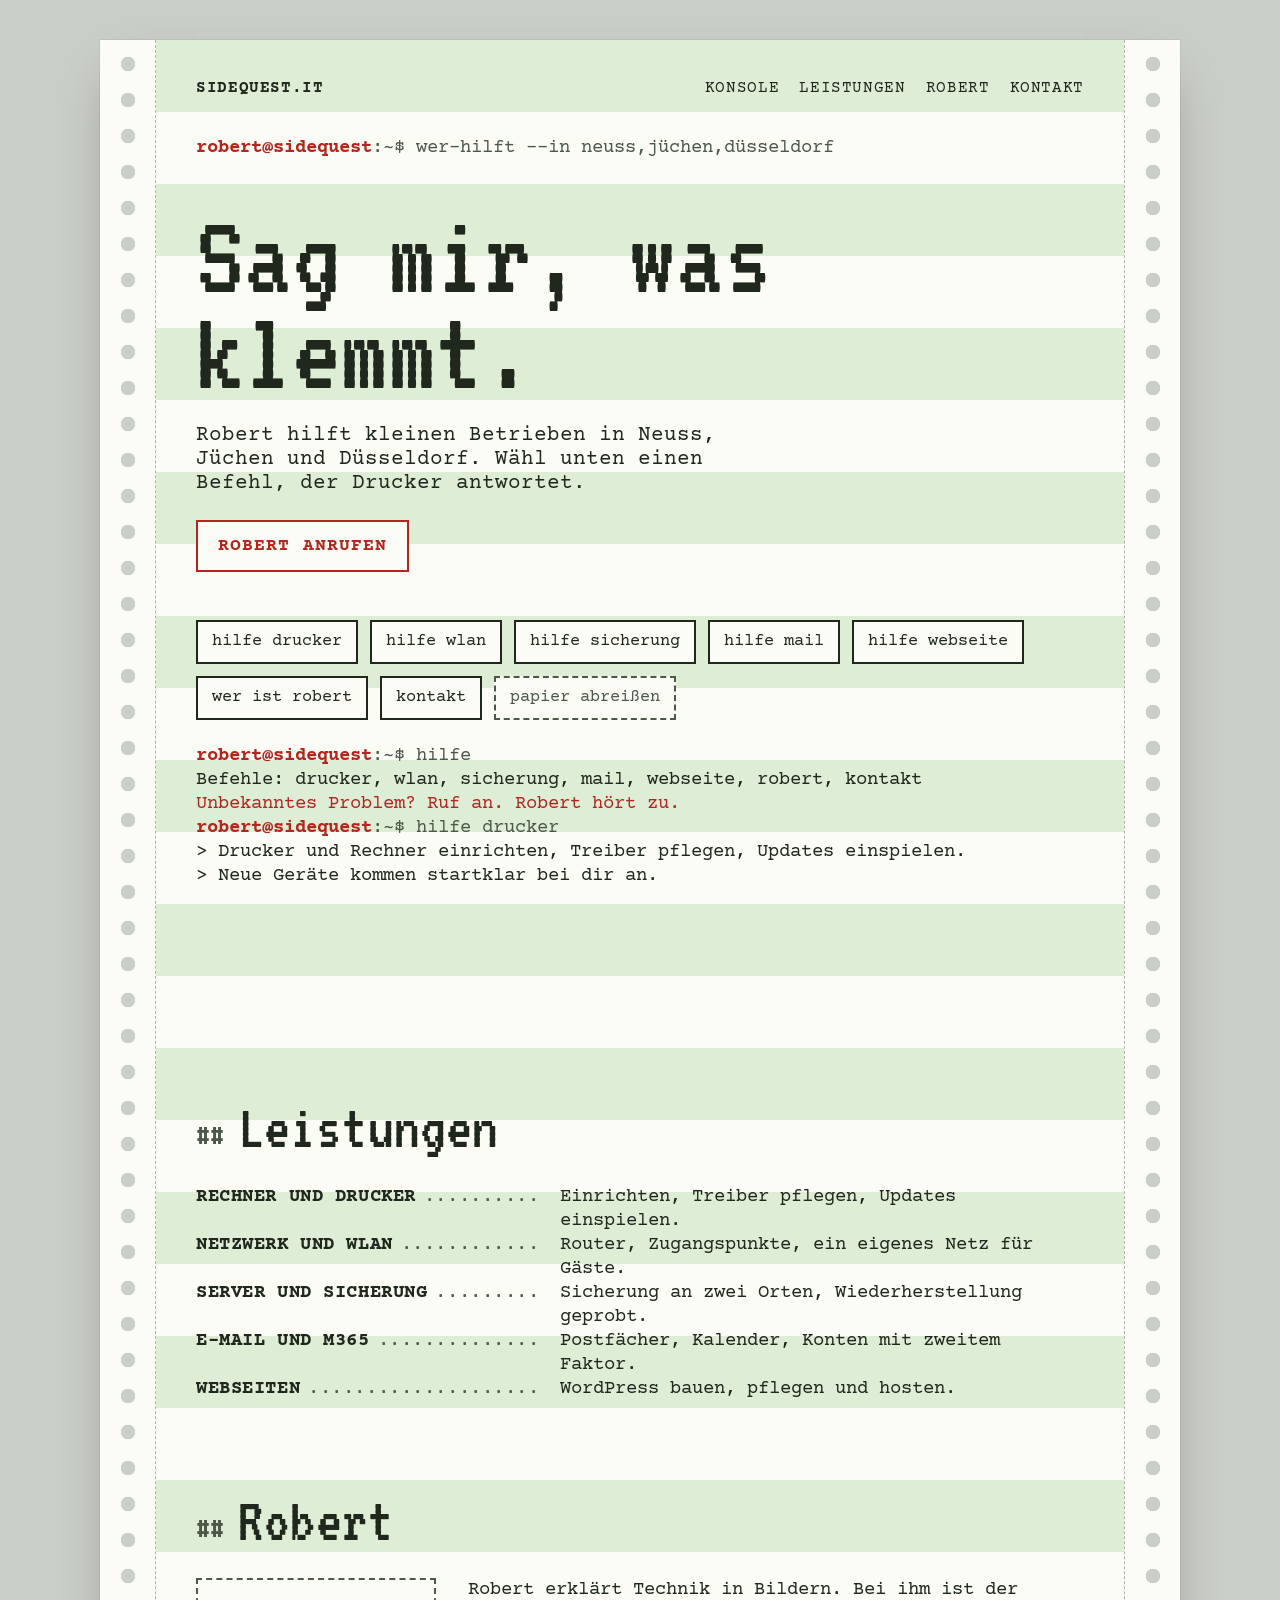
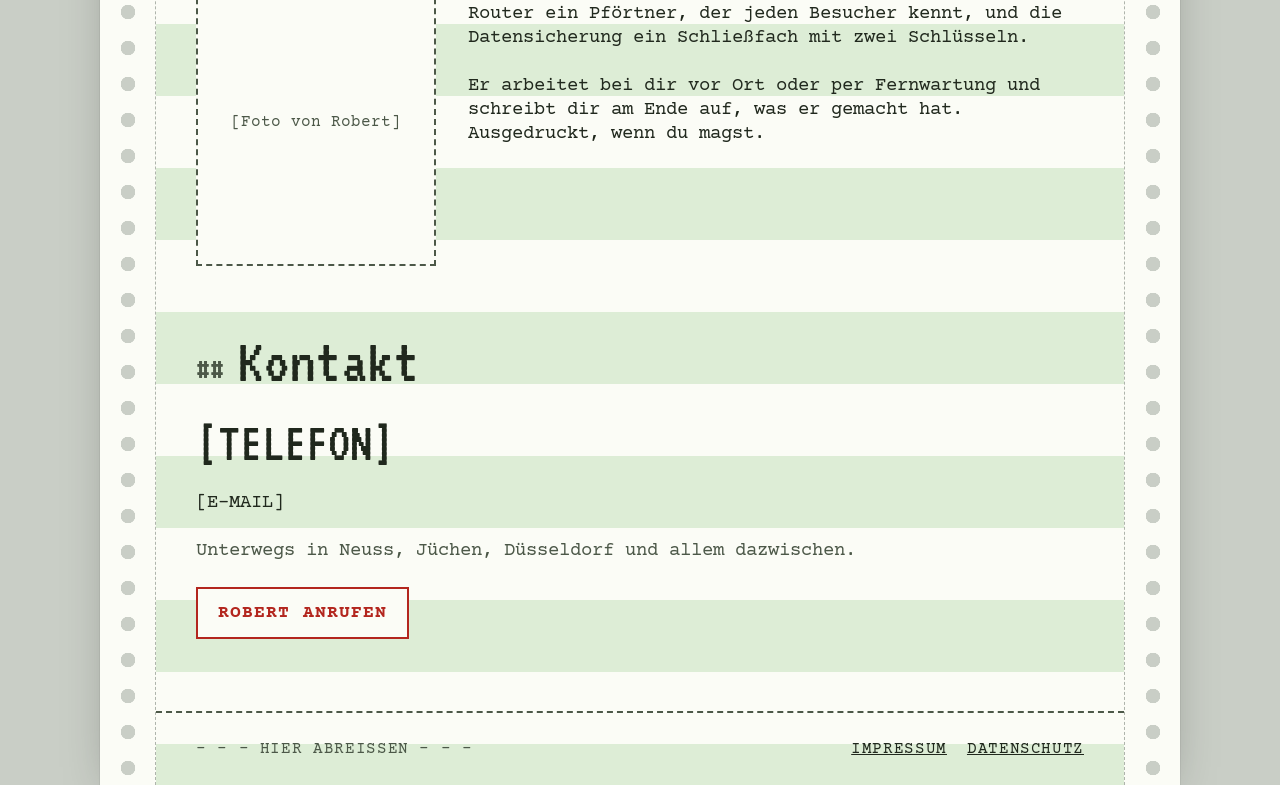
<file: 09-terminal/index.html>
<!doctype html>
<html lang="de">
<head>
<meta charset="utf-8">
<meta name="robots" content="noindex, nofollow">
<meta name="viewport" content="width=device-width, initial-scale=1">
<title>sidequest · Entwurf 9: Terminal auf Endlospapier</title>
<link rel="stylesheet" href="../assets/fonts/fonts.css">
<style>
body{margin:0}
.tm{--desk:#C9CEC6;--paper:#FBFCF6;--bar:#DDEDD6;--ink:#20281D;--soft:#4C5848;--red:#B3261E;--onred:#FFFFFF;--perf:#AEB4AB;
background:var(--desk);color:var(--ink);font-family:"Courier Prime","Courier New",monospace;font-size:19px;line-height:24px;min-height:100vh;display:flex;flex-direction:column;align-items:center;padding:40px 0 0;box-sizing:border-box}
.tm.alt{--desk:#070B08;--paper:#0D1510;--bar:#122017;--ink:#B4F0C2;--soft:#7FB18D;--red:#FF7A6E;--onred:#160403;--perf:#1C2A21}
.tm a{color:var(--ink)}
.tm :focus-visible{outline:3px solid var(--red);outline-offset:2px}
.tm-strip{position:relative;width:min(1080px,100% - 32px);flex:1;display:grid;grid-template-columns:56px minmax(0,1fr) 56px;background:var(--paper);box-shadow:0 0 0 1px rgba(0,0,0,.05),0 20px 50px -20px rgba(0,0,0,.4)}
.tm-holes{background-image:radial-gradient(circle at 50% 50%,var(--desk) 0 7px,transparent 7.5px);background-size:56px 36px;background-position:0 6px;border-inline:1px dashed var(--perf)}
.tm-holes:first-child{border-left:0}
.tm-holes:last-child{border-right:0}
.tm-body{background-image:repeating-linear-gradient(var(--bar) 0 72px,var(--paper) 72px 144px);padding:24px 40px 0}
.tm-vt{font-family:"VT323","Courier New",monospace;font-weight:400}
.tm-headrow{display:flex;justify-content:space-between;gap:8px 24px;flex-wrap:wrap;text-transform:uppercase;font-size:16px;letter-spacing:.04em;min-height:48px;align-items:center}
.tm-nav{display:flex;gap:4px 20px;flex-wrap:wrap}
.tm .tm-nav a{padding:12px 0;text-decoration:none}
.tm .tm-nav a:hover{text-decoration:underline}
.tm-h1{margin:48px 0 24px;font-size:120px;line-height:96px}
.tm-prompt{color:var(--soft)}
.tm-prompt b{color:var(--red);font-weight:700}
.tm-lead{margin:0 0 24px;font-size:21px;line-height:24px;max-width:46ch}
.tm .tm-btn{display:inline-flex;align-items:center;min-height:48px;padding:0 20px;border:2px solid var(--red);color:var(--red);text-decoration:none;font-weight:700;text-transform:uppercase;letter-spacing:.06em;font-size:18px;background:var(--paper)}
.tm .tm-btn:hover{background:var(--red);color:var(--onred)}
.tm-console{margin:48px 0 0}
.tm-cmds{display:flex;flex-wrap:wrap;gap:12px;margin:0 0 24px}
.tm-cmd{all:unset;box-sizing:border-box;cursor:pointer;display:inline-flex;align-items:center;min-height:44px;padding:0 14px;border:2px solid var(--ink);background:var(--paper);font-family:"Courier Prime",monospace;font-size:17px}
.tm-cmd:hover{background:var(--ink);color:var(--paper)}
.tm-cmd.tm-rip{border-style:dashed;color:var(--soft);border-color:var(--soft)}
.tm-log{margin:0;white-space:pre-wrap;font:inherit;line-height:24px;min-height:288px}
.tm-log .p{color:var(--soft)}
.tm-log .p b{color:var(--red)}
.tm-log .e{color:var(--red)}
.tm-sec{margin:72px 0 0}
.tm-h2{margin:0 0 24px;font-size:64px;line-height:48px}
.tm-h2::before{content:"## ";color:var(--soft);font-size:.55em}
.tm-rows{margin:0;padding:0;list-style:none}
.tm-rows li{display:grid;grid-template-columns:minmax(0,340px) minmax(0,1fr);gap:0 24px;min-height:48px;align-items:start}
.tm-rows b{text-transform:uppercase;letter-spacing:.03em;display:flex;gap:8px;white-space:nowrap;overflow:hidden}
.tm-rows b::after{content:" ................................................................";color:var(--soft);font-weight:400;overflow:hidden}
.tm-about{display:grid;grid-template-columns:240px minmax(0,1fr);gap:32px;align-items:start}
.tm-photo{height:288px;border:2px dashed var(--soft);display:grid;place-items:center;text-align:center;color:var(--soft);font-size:16px;padding:12px;box-sizing:border-box;background:var(--paper)}
.tm-about p{margin:0 0 24px;max-width:56ch}
.tm-tear{margin:72px -40px 0;padding:24px 40px;border-top:2px dashed var(--soft);display:flex;justify-content:space-between;gap:16px;flex-wrap:wrap;font-size:16px;color:var(--soft);text-transform:uppercase;letter-spacing:.04em}
.tm-tear nav{display:flex;gap:20px}
.tm-contact p{margin:0}
.tm-contact .tm-big{font-size:56px;line-height:48px}
@media (max-width:900px){
.tm{padding-top:16px}
.tm-strip{grid-template-columns:22px minmax(0,1fr) 22px;width:calc(100% - 16px)}
.tm-holes{background-size:22px 36px;background-image:radial-gradient(circle at 50% 50%,var(--desk) 0 5px,transparent 5.5px)}
.tm-body{padding:16px 16px 0}
.tm-h1{font-size:72px;line-height:64px;margin-top:32px}
.tm-lead{font-size:19px}
.tm-h2{font-size:48px;line-height:40px}
.tm-rows li{grid-template-columns:minmax(0,1fr);min-height:0;margin-bottom:24px}
.tm-rows b::after{content:""}
.tm-about{grid-template-columns:minmax(0,1fr)}
.tm-photo{max-width:240px}
.tm-tear{margin:56px -16px 0;padding:24px 16px}
.tm-contact .tm-big{font-size:40px;line-height:40px}
}
</style>
</head>
<body>
<div class="tm" id="seite">
<div class="tm-strip">
<div class="tm-holes" aria-hidden="true"></div>
<div class="tm-body">
<header class="tm-headrow">
<a href="#start" style="text-decoration:none;font-weight:700">sidequest.it</a>
<nav class="tm-nav" aria-label="Hauptnavigation">
<a href="#konsole">konsole</a>
<a href="#leistungen">leistungen</a>
<a href="#robert">robert</a>
<a href="#kontakt">kontakt</a>
</nav>
</header>
<main>
<section id="start">
<p class="tm-prompt" style="margin:24px 0 0"><b>robert@sidequest</b>:~$ wer-hilft --in neuss,jüchen,düsseldorf</p>
<h1 class="tm-h1 tm-vt">Sag mir, was klemmt.</h1>
<p class="tm-lead">Robert hilft kleinen Betrieben in Neuss, Jüchen und Düsseldorf. Wähl unten einen Befehl, der Drucker antwortet.</p>
<a class="tm-btn" href="#kontakt">Robert anrufen</a>
</section>
<section id="konsole" class="tm-console" aria-label="Konsole">
<div class="tm-cmds" id="tm-cmds">
<button type="button" class="tm-cmd" data-cmd="drucker">hilfe drucker</button>
<button type="button" class="tm-cmd" data-cmd="wlan">hilfe wlan</button>
<button type="button" class="tm-cmd" data-cmd="sicherung">hilfe sicherung</button>
<button type="button" class="tm-cmd" data-cmd="mail">hilfe mail</button>
<button type="button" class="tm-cmd" data-cmd="webseite">hilfe webseite</button>
<button type="button" class="tm-cmd" data-cmd="robert">wer ist robert</button>
<button type="button" class="tm-cmd" data-cmd="kontakt">kontakt</button>
<button type="button" class="tm-cmd tm-rip" data-cmd="abreissen">papier abreißen</button>
</div>
<pre class="tm-log" id="tm-log" aria-live="polite"></pre>
</section>
<section id="leistungen" class="tm-sec">
<h2 class="tm-h2 tm-vt">Leistungen</h2>
<ul class="tm-rows">
<li><b>Rechner und Drucker</b><span>Einrichten, Treiber pflegen, Updates einspielen.</span></li>
<li><b>Netzwerk und WLAN</b><span>Router, Zugangspunkte, ein eigenes Netz für Gäste.</span></li>
<li><b>Server und Sicherung</b><span>Sicherung an zwei Orten, Wiederherstellung geprobt.</span></li>
<li><b>E-Mail und M365</b><span>Postfächer, Kalender, Konten mit zweitem Faktor.</span></li>
<li><b>Webseiten</b><span>WordPress bauen, pflegen und hosten.</span></li>
</ul>
</section>
<section id="robert" class="tm-sec">
<h2 class="tm-h2 tm-vt">Robert</h2>
<div class="tm-about">
<div class="tm-photo">[Foto von Robert]</div>
<div>
<p>Robert erklärt Technik in Bildern. Bei ihm ist der Router ein Pförtner, der jeden Besucher kennt, und die Datensicherung ein Schließfach mit zwei Schlüsseln.</p>
<p>Er arbeitet bei dir vor Ort oder per Fernwartung und schreibt dir am Ende auf, was er gemacht hat. Ausgedruckt, wenn du magst.</p>
</div>
</div>
</section>
<section id="kontakt" class="tm-sec tm-contact">
<h2 class="tm-h2 tm-vt">Kontakt</h2>
<p class="tm-big tm-vt">[TELEFON]</p>
<p style="margin:24px 0">[E-MAIL]</p>
<p style="margin:0 0 24px" class="tm-prompt">Unterwegs in Neuss, Jüchen, Düsseldorf und allem dazwischen.</p>
<a class="tm-btn" href="tel:[TELEFON]">Robert anrufen</a>
</section>
</main>
<footer class="tm-tear"><span>- - - hier abreißen - - -</span><nav aria-label="Rechtliches"><a href="#impressum">impressum</a><a href="#datenschutz">datenschutz</a></nav></footer>
</div>
<div class="tm-holes" aria-hidden="true"></div>
</div>
</div>
<script>
(function () {
  var seite = document.getElementById('seite');
  if (new URLSearchParams(location.search).get('modus') === 'alt') seite.classList.add('alt');
  var log = document.getElementById('tm-log');
  var antworten = {
    drucker: ['Drucker und Rechner einrichten, Treiber pflegen, Updates einspielen.', 'Neue Geräte kommen startklar bei dir an.'],
    wlan: ['Robert misst, wo das Signal müde wird,', 'setzt Router und Zugangspunkte', 'und gibt Gästen ein eigenes Netz.'],
    sicherung: ['Sicherung an zwei Orten.', 'Die Wiederherstellung wird regelmäßig geprobt.', 'Server gewartet und überwacht.'],
    mail: ['Postfächer, Kalender und Microsoft 365 einrichten und verwalten.', 'Anmeldung mit zweitem Faktor.'],
    webseite: ['WordPress-Seiten bauen, pflegen und hosten,', 'mit Texten, die nach dir klingen.'],
    robert: ['Robert. IT für kleine Betriebe.', 'Erklärt Technik in Bildern und kommt vorbei.'],
    kontakt: ['Telefon: [TELEFON]', 'E-Mail:  [E-MAIL]']
  };
  var befehle = { drucker: 'hilfe drucker', wlan: 'hilfe wlan', sicherung: 'hilfe sicherung', mail: 'hilfe mail', webseite: 'hilfe webseite', robert: 'wer ist robert', kontakt: 'kontakt' };

  function zeile(text, klasse) {
    var z = document.createElement('span');
    if (klasse) z.className = klasse;
    z.textContent = text + '\n';
    log.append(z);
  }
  function prompt(befehl) {
    var z = document.createElement('span');
    z.className = 'p';
    var b = document.createElement('b'); b.textContent = 'robert@sidequest';
    z.append(b, document.createTextNode(':~$ ' + befehl + '\n'));
    log.append(z);
  }
  function start() {
    log.textContent = '';
    prompt('hilfe');
    zeile('Befehle: drucker, wlan, sicherung, mail, webseite, robert, kontakt');
    zeile('Unbekanntes Problem? Ruf an. Robert hört zu.', 'e');
  }
  document.getElementById('tm-cmds').addEventListener('click', function (e) {
    var b = e.target.closest('button[data-cmd]');
    if (!b) return;
    var c = b.dataset.cmd;
    if (c === 'abreissen') { start(); return; }
    prompt(befehle[c]);
    antworten[c].forEach(function (t) { zeile('> ' + t); });
    while (log.childNodes.length > 24) log.removeChild(log.firstChild);
  });
  start();
  ['drucker'].forEach(function (c) { prompt(befehle[c]); antworten[c].forEach(function (t) { zeile('> ' + t); }); });
})();
</script>
</body>
</html>
</file>
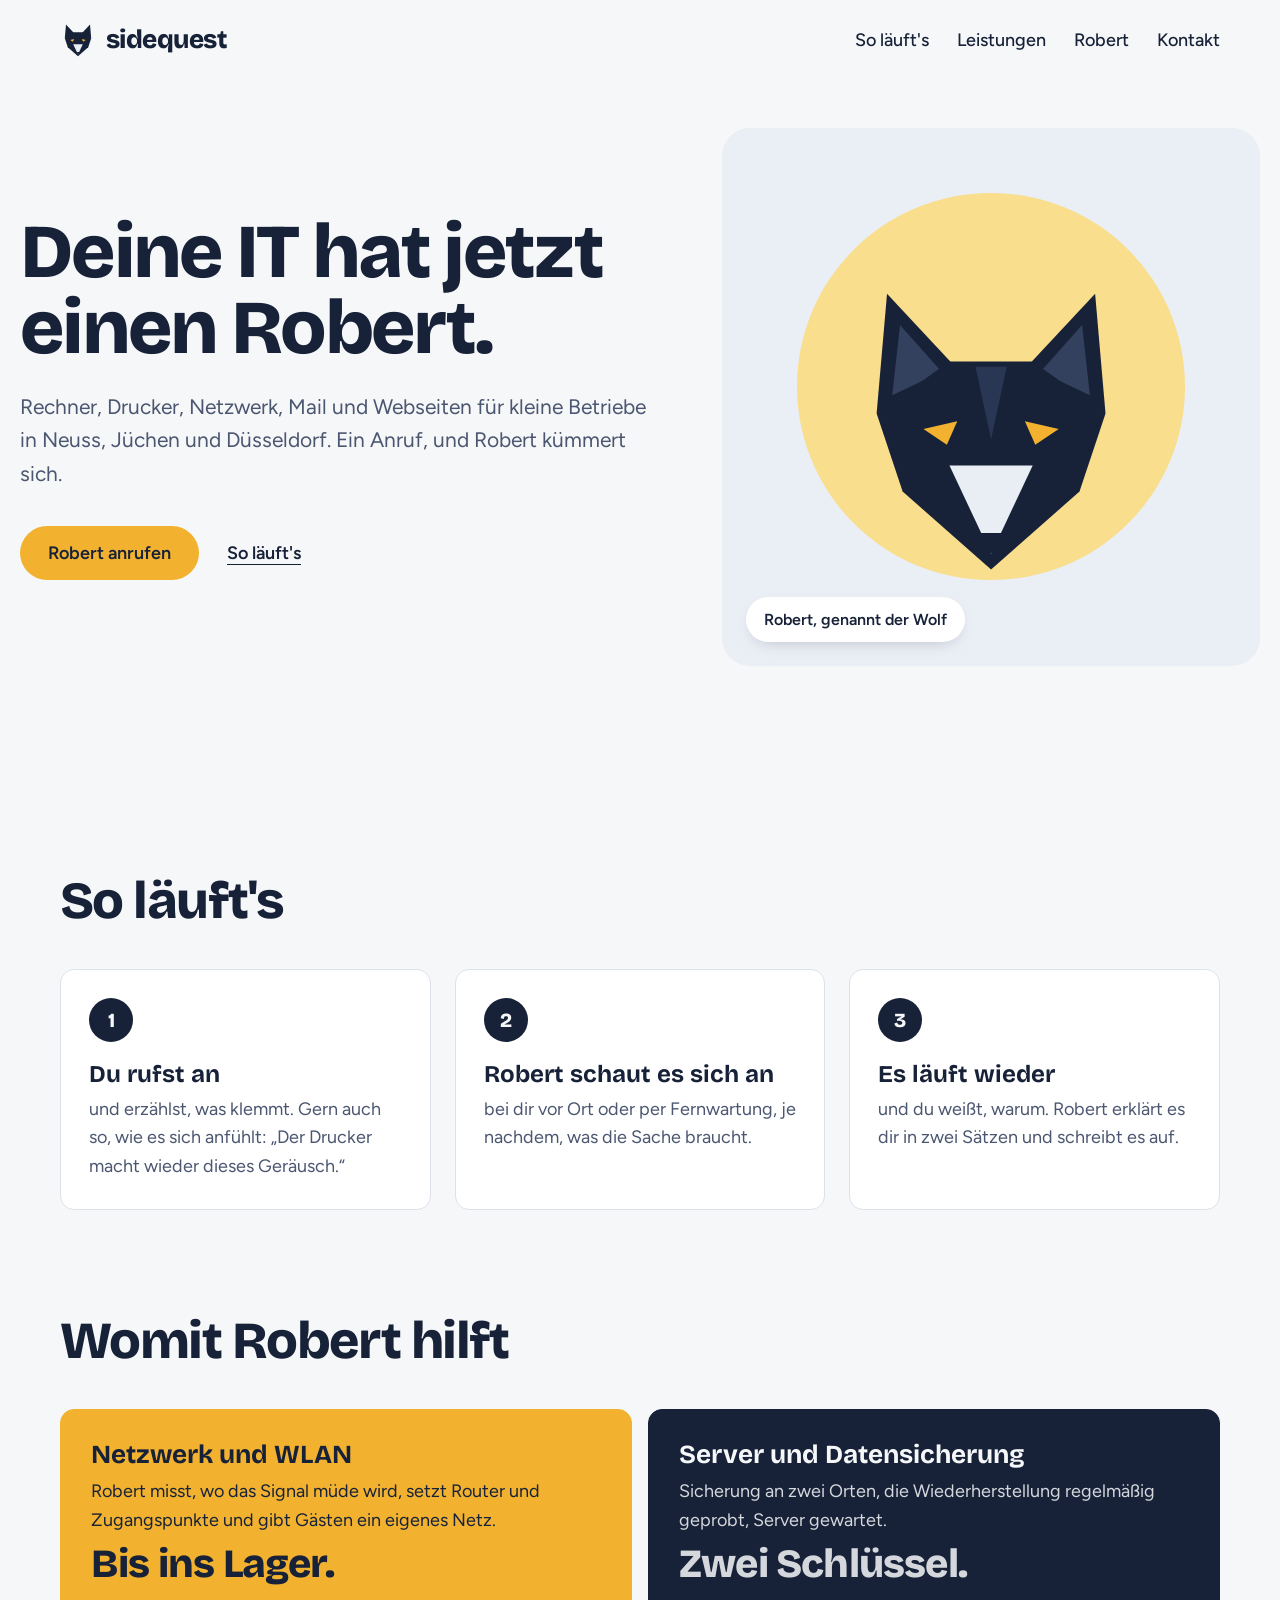
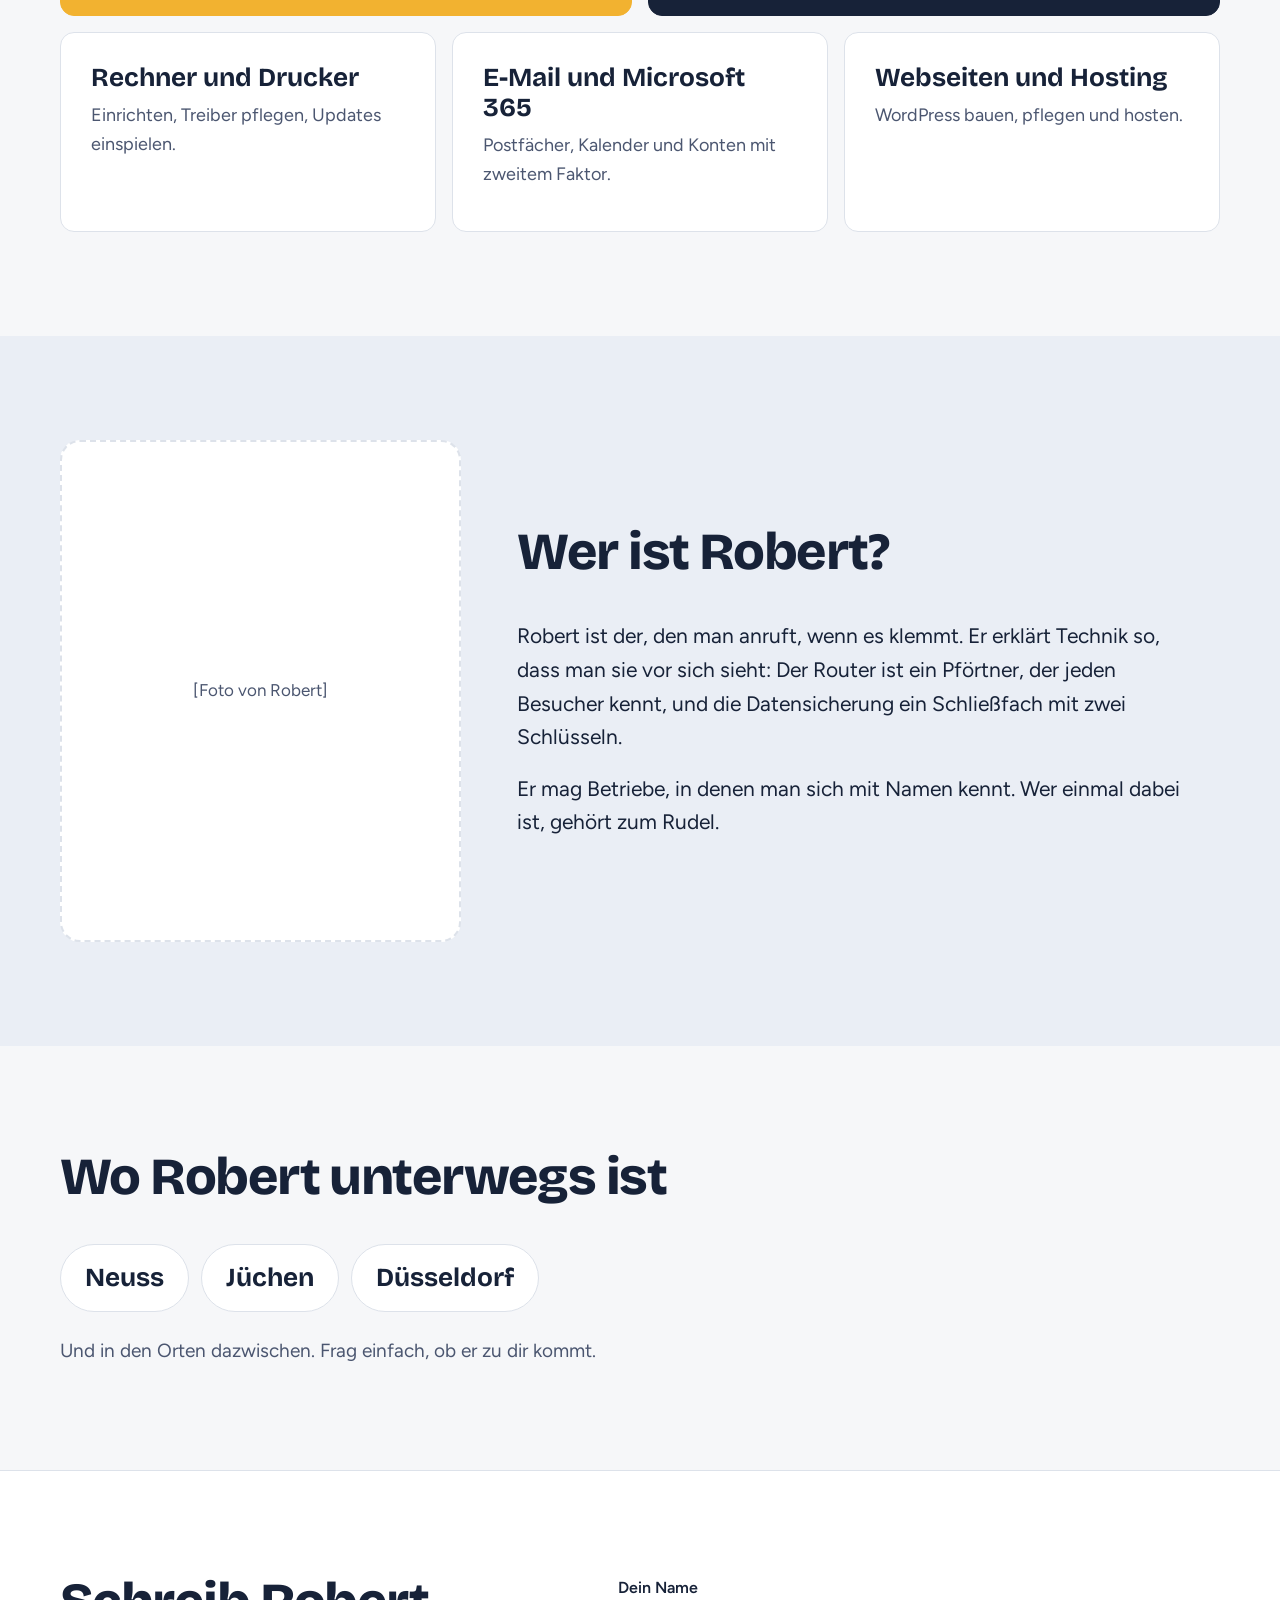
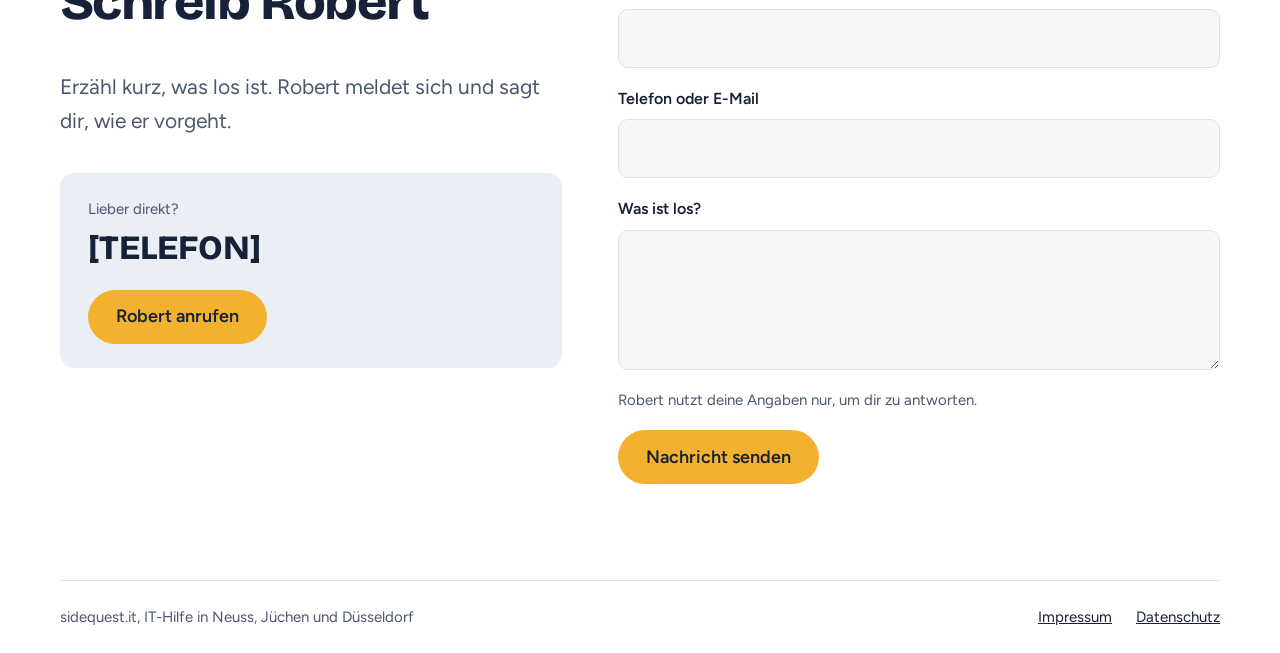
<file: 10-rudel/index.html>
<!doctype html>
<html lang="de">
<head>
<meta charset="utf-8">
<meta name="robots" content="noindex, nofollow">
<meta name="viewport" content="width=device-width, initial-scale=1">
<title>sidequest · Entwurf 10: Rudel</title>
<link rel="stylesheet" href="../assets/fonts/fonts.css">
<style>
body{margin:0}
.rd{--bg:#F6F7F9;--surface:#FFFFFF;--ink:#172238;--soft:#4B5670;--line:#DDE2EA;--amber:#F2B230;--onamber:#172238;--moon:#F9DE8E;--tint:#EAEEF5;--head:#172238;--muzzle:#E9EDF4;
background:var(--bg);color:var(--ink);font-family:"Figtree",system-ui,sans-serif;font-size:18px;line-height:1.6;min-height:100vh;display:flex;flex-direction:column}
.rd.alt{--bg:#0F1522;--surface:#172036;--ink:#EEF2F8;--soft:#AAB4C8;--line:#2A3550;--moon:#3A3420;--tint:#1C2640;--head:#E3E8F1;--muzzle:#7D879C}
.rd a{color:var(--ink)}
.rd :focus-visible{outline:3px solid var(--amber);outline-offset:3px;border-radius:6px}
.rd-wrap{width:100%;max-width:1240px;margin:0 auto;padding:0 40px;box-sizing:border-box}
.rd-bri{font-family:"Bricolage Grotesque",system-ui,sans-serif}
.rd-head{display:flex;justify-content:space-between;align-items:center;gap:8px 24px;min-height:80px;flex-wrap:wrap}
.rd .rd-logo{display:flex;align-items:center;gap:10px;font-family:"Bricolage Grotesque",sans-serif;font-weight:800;font-size:26px;text-decoration:none;letter-spacing:-.02em}
.rd-logo svg{width:36px;height:36px}
.rd-nav{display:flex;gap:4px 28px;flex-wrap:wrap;align-items:center}
.rd .rd-nav a{text-decoration:none;font-weight:500;padding:10px 0}
.rd .rd-nav a:hover{color:var(--soft)}
.rd .rd-btn{display:inline-flex;align-items:center;justify-content:center;min-height:54px;padding:0 28px;background:var(--amber);color:var(--onamber);text-decoration:none;font-weight:600;font-size:18px;border-radius:999px;border:0;font-family:inherit;cursor:pointer}
.rd .rd-btn:hover{background:var(--ink);color:var(--bg)}
.rd .rd-btn:active{transform:scale(.98)}
.rd-hero{display:grid;grid-template-columns:minmax(0,6fr) minmax(0,5fr);gap:56px;align-items:center;padding:48px 0 104px}
.rd-h1{margin:0;font-family:"Bricolage Grotesque",sans-serif;font-weight:800;font-size:76px;line-height:1;letter-spacing:-.035em;text-wrap:balance}
.rd-lead{margin:24px 0 36px;font-size:21px;color:var(--soft);max-width:30em}
.rd-ctas{display:flex;flex-wrap:wrap;gap:16px 28px;align-items:center}
.rd .rd-more{font-weight:600;text-underline-offset:5px}
.rd-art{position:relative;aspect-ratio:1;border-radius:28px;background:var(--tint);display:grid;place-items:center;overflow:hidden}
.rd-moon{position:absolute;width:72%;aspect-ratio:1;border-radius:50%;background:var(--moon);top:12%;left:14%}
.rd-art svg{position:relative;width:58%;height:auto;margin-top:12%}
.rd-tag{position:absolute;left:24px;bottom:24px;background:var(--surface);border-radius:999px;padding:10px 18px;font-weight:600;font-size:16px;box-shadow:0 6px 18px -10px rgba(23,34,56,.35)}
.rd-sec{padding:104px 0}
.rd-h2{margin:0 0 40px;font-family:"Bricolage Grotesque",sans-serif;font-weight:800;font-size:52px;line-height:1.05;letter-spacing:-.03em}
.rd-steps{display:grid;grid-template-columns:repeat(3,minmax(0,1fr));gap:24px;margin:0;padding:0;list-style:none;counter-reset:s}
.rd-steps li{counter-increment:s;background:var(--surface);border:1px solid var(--line);border-radius:14px;padding:28px}
.rd-steps li::before{content:counter(s);display:grid;place-items:center;width:44px;height:44px;border-radius:50%;background:var(--ink);color:var(--bg);font-family:"Bricolage Grotesque",sans-serif;font-weight:800;font-size:20px;margin-bottom:18px}
.rd-steps b{display:block;font-family:"Bricolage Grotesque",sans-serif;font-weight:700;font-size:24px;line-height:1.2;margin-bottom:6px}
.rd-steps span{color:var(--soft)}
.rd-bento{display:grid;grid-template-columns:repeat(6,minmax(0,1fr));gap:16px}
.rd-tile{border-radius:14px;padding:30px;background:var(--surface);border:1px solid var(--line);grid-column:span 2;display:flex;flex-direction:column;gap:8px;min-height:200px;box-sizing:border-box}
.rd-tile h3{margin:0;font-family:"Bricolage Grotesque",sans-serif;font-weight:700;font-size:26px;line-height:1.15}
.rd-tile p{margin:0;color:var(--soft)}
.rd-tile.breit{grid-column:span 3}
.rd-tile.gelb{background:var(--amber);border-color:var(--amber);color:var(--onamber)}
.rd-tile.gelb p{color:var(--onamber)}
.rd-tile.dunkel{background:var(--ink);border-color:var(--ink);color:var(--bg)}
.rd-tile.dunkel p{color:var(--bg);opacity:.85}
.rd-tile .rd-big{font-family:"Bricolage Grotesque",sans-serif;font-weight:800;font-size:40px;line-height:1.05;letter-spacing:-.02em;margin-top:auto}
.rd-about{display:grid;grid-template-columns:minmax(0,4fr) minmax(0,7fr);gap:56px;align-items:center}
.rd-photo{aspect-ratio:4/5;border-radius:20px;border:2px dashed var(--line);display:grid;place-items:center;color:var(--soft);background:var(--surface);font-size:17px;text-align:center;padding:24px;box-sizing:border-box}
.rd-about p{margin:0 0 18px;font-size:21px;max-width:32em}
.rd-chips{display:flex;flex-wrap:wrap;gap:12px;margin:0;padding:0;list-style:none}
.rd-chips li{background:var(--surface);border:1px solid var(--line);border-radius:999px;padding:12px 24px;font-family:"Bricolage Grotesque",sans-serif;font-weight:700;font-size:26px}
.rd-region p{margin:24px 0 0;color:var(--soft);font-size:19px}
.rd-contact{flex:1;background:var(--surface);border-top:1px solid var(--line);padding:104px 0 0}
.rd-contactgrid{display:grid;grid-template-columns:minmax(0,5fr) minmax(0,6fr);gap:56px;align-items:start}
.rd-contact .rd-lead{margin-top:0}
.rd-direct{background:var(--tint);border-radius:14px;padding:24px 28px}
.rd-direct span{display:block;font-size:15px;color:var(--soft)}
.rd-direct strong{display:block;font-family:"Bricolage Grotesque",sans-serif;font-weight:800;font-size:34px;margin-bottom:14px}
.rd-form{display:grid;gap:18px}
.rd-field{display:grid;gap:8px}
.rd-field label{font-weight:600;font-size:16px}
.rd-field input,.rd-field textarea{font:inherit;color:var(--ink);background:var(--bg);border:1px solid var(--line);border-radius:10px;padding:14px 16px;min-height:52px;box-sizing:border-box}
.rd-field textarea{min-height:140px;resize:vertical}
.rd-field input:focus,.rd-field textarea:focus{outline:3px solid var(--amber);outline-offset:1px}
.rd-hint{margin:0;font-size:15px;color:var(--soft)}
.rd-foot{margin-top:96px;border-top:1px solid var(--line);padding:24px 0;display:flex;justify-content:space-between;gap:24px;flex-wrap:wrap;font-size:15px;color:var(--soft)}
.rd-foot nav{display:flex;gap:24px}
@media (max-width:900px){
.rd-wrap{padding:0 16px}
.rd-hero,.rd-about,.rd-contactgrid{grid-template-columns:minmax(0,1fr);gap:36px}
.rd-hero{padding:24px 0 64px}
.rd-h1{font-size:46px}
.rd-sec,.rd-contact{padding-top:64px}
.rd-sec{padding-bottom:64px}
.rd-h2{font-size:36px}
.rd-steps{grid-template-columns:minmax(0,1fr)}
.rd-bento{grid-template-columns:minmax(0,1fr)}
.rd-tile,.rd-tile.breit{grid-column:auto;min-height:0}
.rd-photo{max-width:340px}
}
</style>
</head>
<body>
<div class="rd" id="seite">
<div class="rd-wrap">
<header class="rd-head">
<a class="rd-logo" href="#start"><svg viewBox="0 0 120 120" aria-hidden="true"><polygon points="20,8 48,38 16,54" fill="var(--head)"></polygon><polygon points="100,8 72,38 104,54" fill="var(--head)"></polygon><polygon points="16,54 44,34 76,34 104,54 94,84 60,114 26,84" fill="var(--head)"></polygon><polygon points="44,74 76,74 60,108" fill="var(--muzzle)"></polygon><polygon points="34,60 47,57 43,66" fill="#F2B230"></polygon><polygon points="86,60 73,57 77,66" fill="#F2B230"></polygon><polygon points="54,100 66,100 60,108" fill="var(--head)"></polygon></svg>sidequest</a>
<nav class="rd-nav" aria-label="Hauptnavigation">
<a href="#ablauf">So läuft's</a>
<a href="#leistungen">Leistungen</a>
<a href="#robert">Robert</a>
<a href="#kontakt">Kontakt</a>
</nav>
</header>
</div>
<main>
<section id="start" class="rd-wrap rd-hero">
<div>
<h1 class="rd-h1">Deine IT hat jetzt einen Robert.</h1>
<p class="rd-lead">Rechner, Drucker, Netzwerk, Mail und Webseiten für kleine Betriebe in Neuss, Jüchen und Düsseldorf. Ein Anruf, und Robert kümmert sich.</p>
<div class="rd-ctas"><a class="rd-btn" href="#kontakt">Robert anrufen</a><a class="rd-more" href="#ablauf">So läuft's</a></div>
</div>
<div class="rd-art">
<div class="rd-moon" aria-hidden="true"></div>
<svg viewBox="0 0 120 120" role="img" aria-label="Geometrischer Wolfskopf vor einem Mond"><polygon points="20,8 48,38 16,54" fill="var(--head)"></polygon><polygon points="100,8 72,38 104,54" fill="var(--head)"></polygon><polygon points="25,20 41,38 22,47" fill="#33415F"></polygon><polygon points="95,20 79,38 98,47" fill="#33415F"></polygon><polygon points="16,54 44,34 76,34 104,54 94,84 60,114 26,84" fill="var(--head)"></polygon><polygon points="54,36 66,36 60,64" fill="#2A3754"></polygon><polygon points="44,74 76,74 60,108" fill="var(--muzzle)"></polygon><polygon points="34,60 47,57 43,66" fill="#F2B230"></polygon><polygon points="86,60 73,57 77,66" fill="#F2B230"></polygon><polygon points="54,100 66,100 60,108" fill="var(--head)"></polygon></svg>
<span class="rd-tag">Robert, genannt der Wolf</span>
</div>
</section>
<section id="ablauf" class="rd-sec">
<div class="rd-wrap">
<h2 class="rd-h2">So läuft's</h2>
<ol class="rd-steps">
<li><b>Du rufst an</b><span>und erzählst, was klemmt. Gern auch so, wie es sich anfühlt: „Der Drucker macht wieder dieses Geräusch.“</span></li>
<li><b>Robert schaut es sich an</b><span>bei dir vor Ort oder per Fernwartung, je nachdem, was die Sache braucht.</span></li>
<li><b>Es läuft wieder</b><span>und du weißt, warum. Robert erklärt es dir in zwei Sätzen und schreibt es auf.</span></li>
</ol>
</div>
</section>
<section id="leistungen" class="rd-sec" style="padding-top:0">
<div class="rd-wrap">
<h2 class="rd-h2">Womit Robert hilft</h2>
<div class="rd-bento">
<div class="rd-tile breit gelb"><h3>Netzwerk und WLAN</h3><p>Robert misst, wo das Signal müde wird, setzt Router und Zugangspunkte und gibt Gästen ein eigenes Netz.</p><p class="rd-big">Bis ins Lager.</p></div>
<div class="rd-tile breit dunkel"><h3>Server und Datensicherung</h3><p>Sicherung an zwei Orten, die Wiederherstellung regelmäßig geprobt, Server gewartet.</p><p class="rd-big">Zwei Schlüssel.</p></div>
<div class="rd-tile"><h3>Rechner und Drucker</h3><p>Einrichten, Treiber pflegen, Updates einspielen.</p></div>
<div class="rd-tile"><h3>E-Mail und Microsoft 365</h3><p>Postfächer, Kalender und Konten mit zweitem Faktor.</p></div>
<div class="rd-tile"><h3>Webseiten und Hosting</h3><p>WordPress bauen, pflegen und hosten.</p></div>
</div>
</div>
</section>
<section id="robert" class="rd-sec" style="background:var(--tint)">
<div class="rd-wrap rd-about">
<div class="rd-photo">[Foto von Robert]</div>
<div>
<h2 class="rd-h2">Wer ist Robert?</h2>
<p>Robert ist der, den man anruft, wenn es klemmt. Er erklärt Technik so, dass man sie vor sich sieht: Der Router ist ein Pförtner, der jeden Besucher kennt, und die Datensicherung ein Schließfach mit zwei Schlüsseln.</p>
<p>Er mag Betriebe, in denen man sich mit Namen kennt. Wer einmal dabei ist, gehört zum Rudel.</p>
</div>
</div>
</section>
<section class="rd-sec rd-region">
<div class="rd-wrap">
<h2 class="rd-h2">Wo Robert unterwegs ist</h2>
<ul class="rd-chips"><li>Neuss</li><li>Jüchen</li><li>Düsseldorf</li></ul>
<p>Und in den Orten dazwischen. Frag einfach, ob er zu dir kommt.</p>
</div>
</section>
</main>
<section id="kontakt" class="rd-contact">
<div class="rd-wrap rd-contactgrid">
<div>
<h2 class="rd-h2">Schreib Robert</h2>
<p class="rd-lead">Erzähl kurz, was los ist. Robert meldet sich und sagt dir, wie er vorgeht.</p>
<div class="rd-direct"><span>Lieber direkt?</span><strong>[TELEFON]</strong><a class="rd-btn" href="tel:[TELEFON]">Robert anrufen</a></div>
</div>
<form class="rd-form" onsubmit="return false">
<div class="rd-field"><label for="rd-name">Dein Name</label><input id="rd-name" name="name" autocomplete="name"></div>
<div class="rd-field"><label for="rd-kontakt">Telefon oder E-Mail</label><input id="rd-kontakt" name="kontakt" autocomplete="email"></div>
<div class="rd-field"><label for="rd-was">Was ist los?</label><textarea id="rd-was" name="nachricht"></textarea></div>
<p class="rd-hint">Robert nutzt deine Angaben nur, um dir zu antworten.</p>
<div><button type="submit" class="rd-btn">Nachricht senden</button></div>
</form>
</div>
<div class="rd-wrap">
<footer class="rd-foot"><span>sidequest.it, IT-Hilfe in Neuss, Jüchen und Düsseldorf</span><nav aria-label="Rechtliches"><a href="#impressum">Impressum</a><a href="#datenschutz">Datenschutz</a></nav></footer>
</div>
</section>
</div>
<script>
if (new URLSearchParams(location.search).get('modus') === 'alt') document.getElementById('seite').classList.add('alt');
</script>
</body>
</html>
</file>
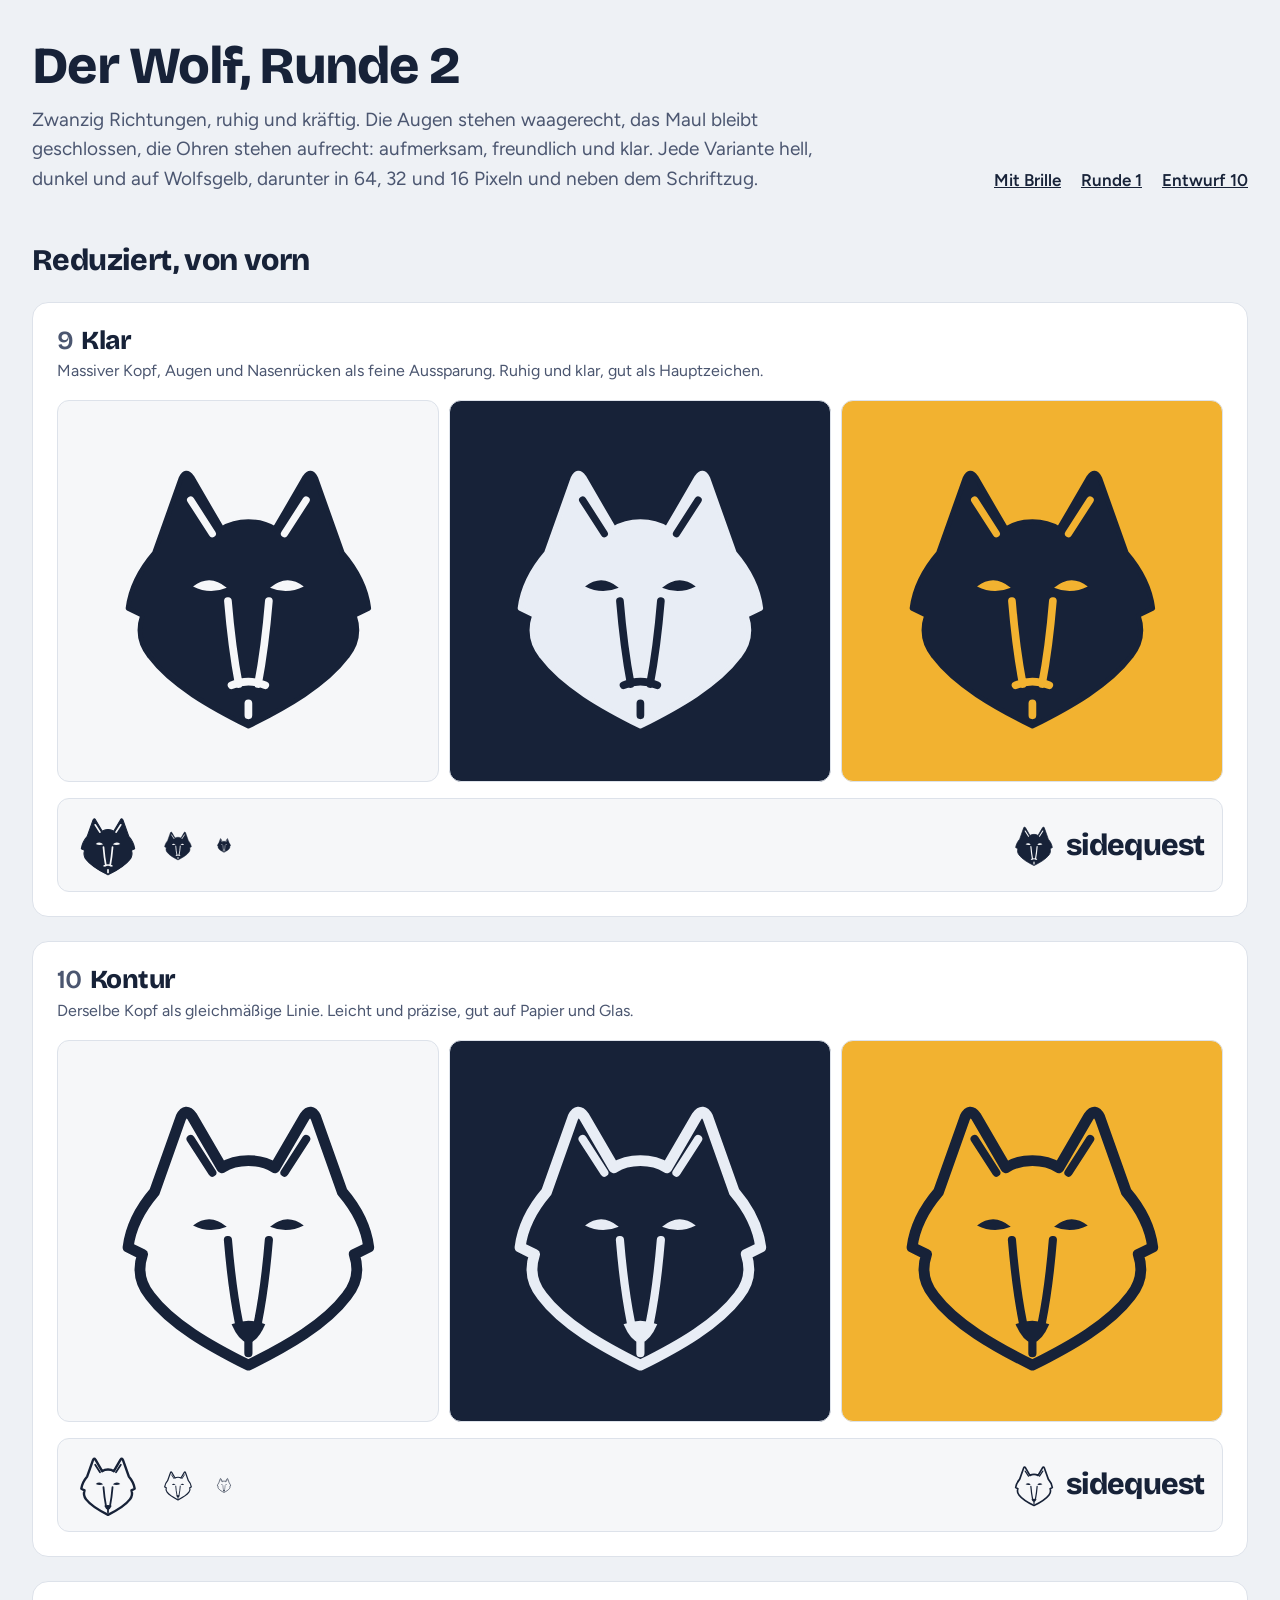
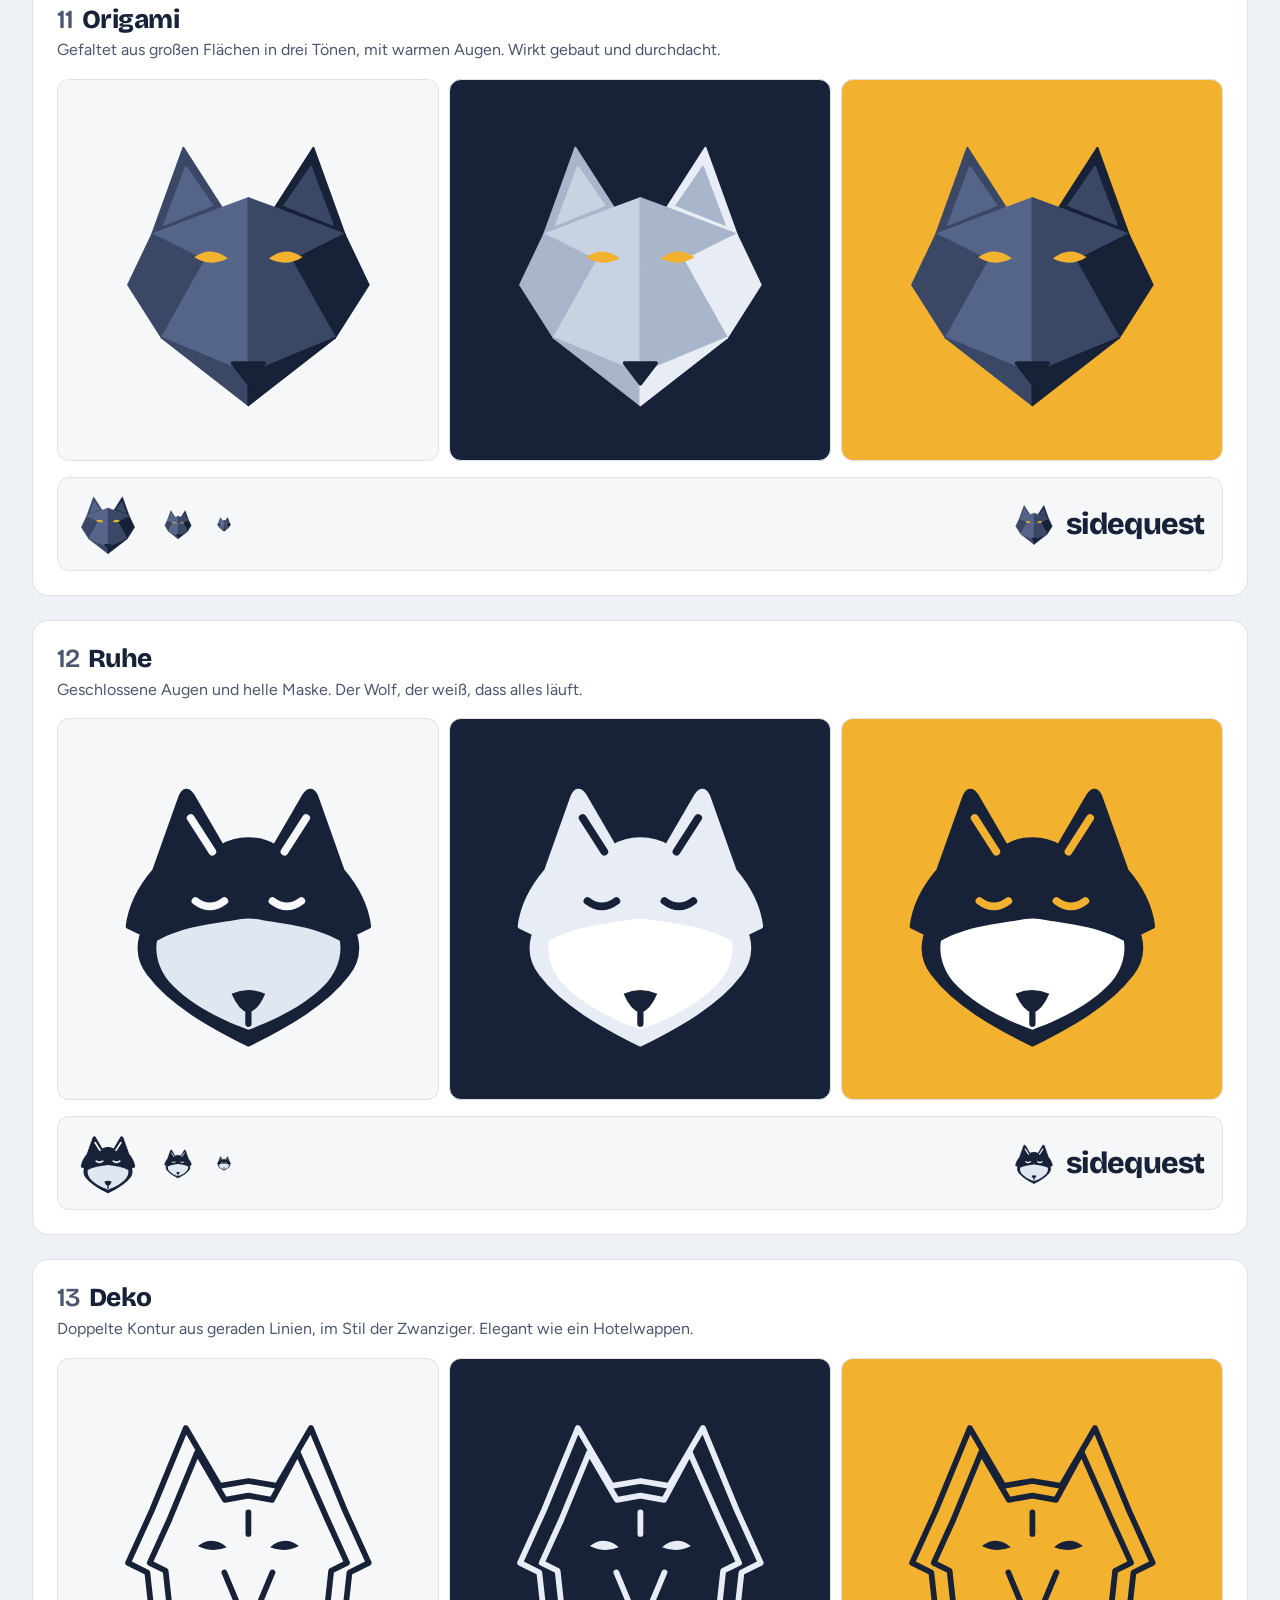
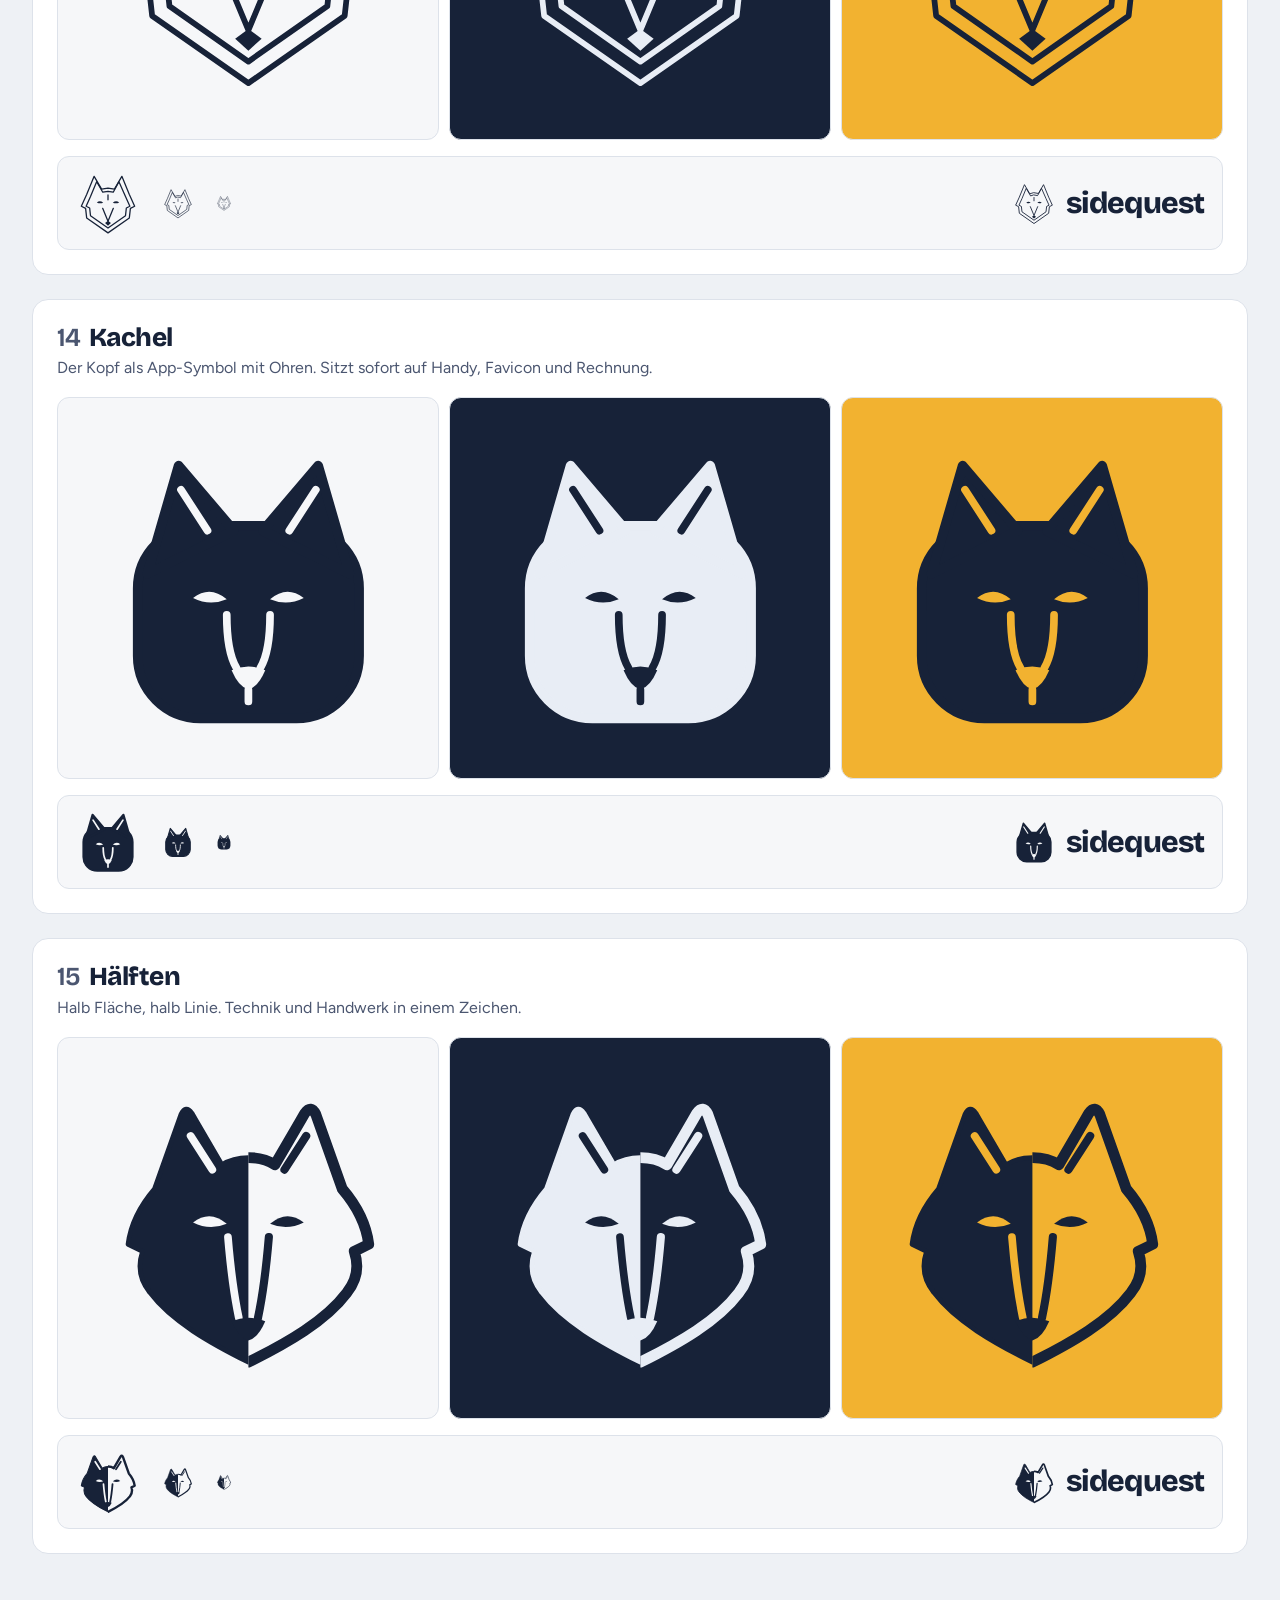
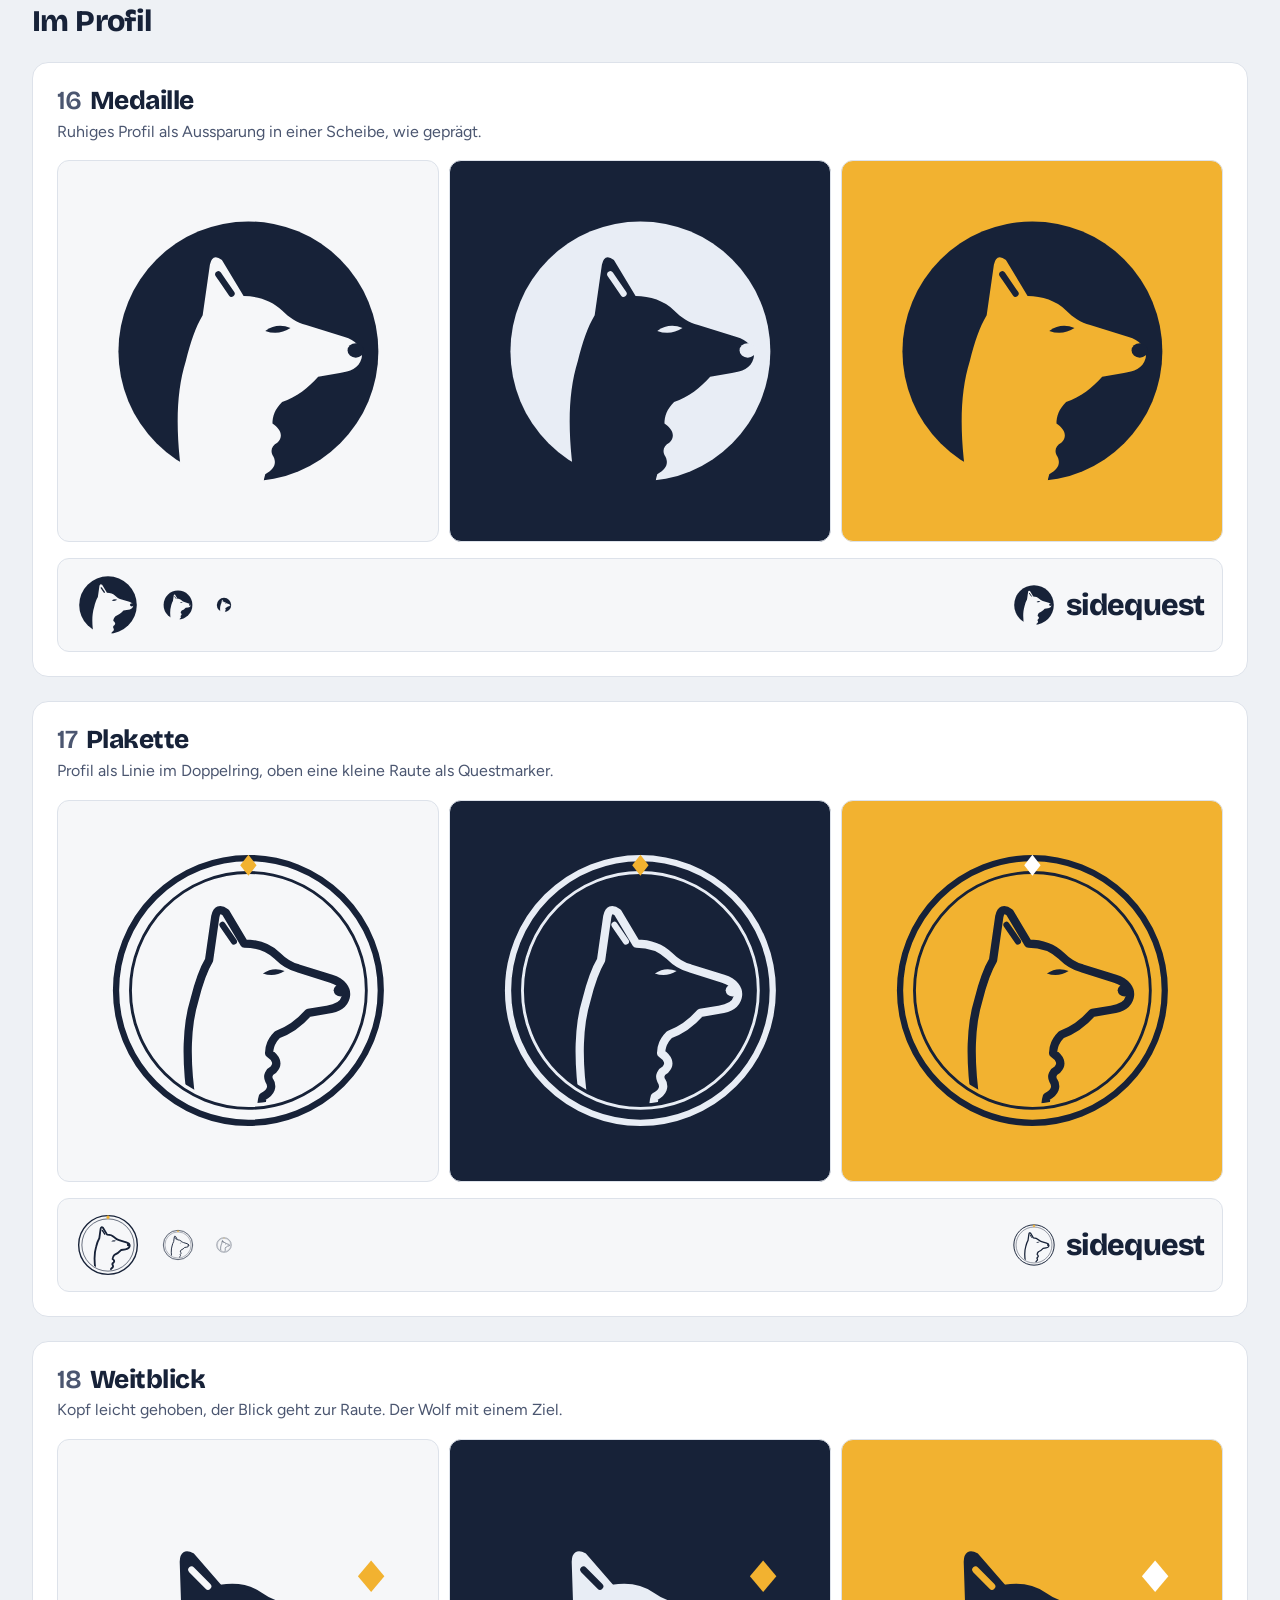
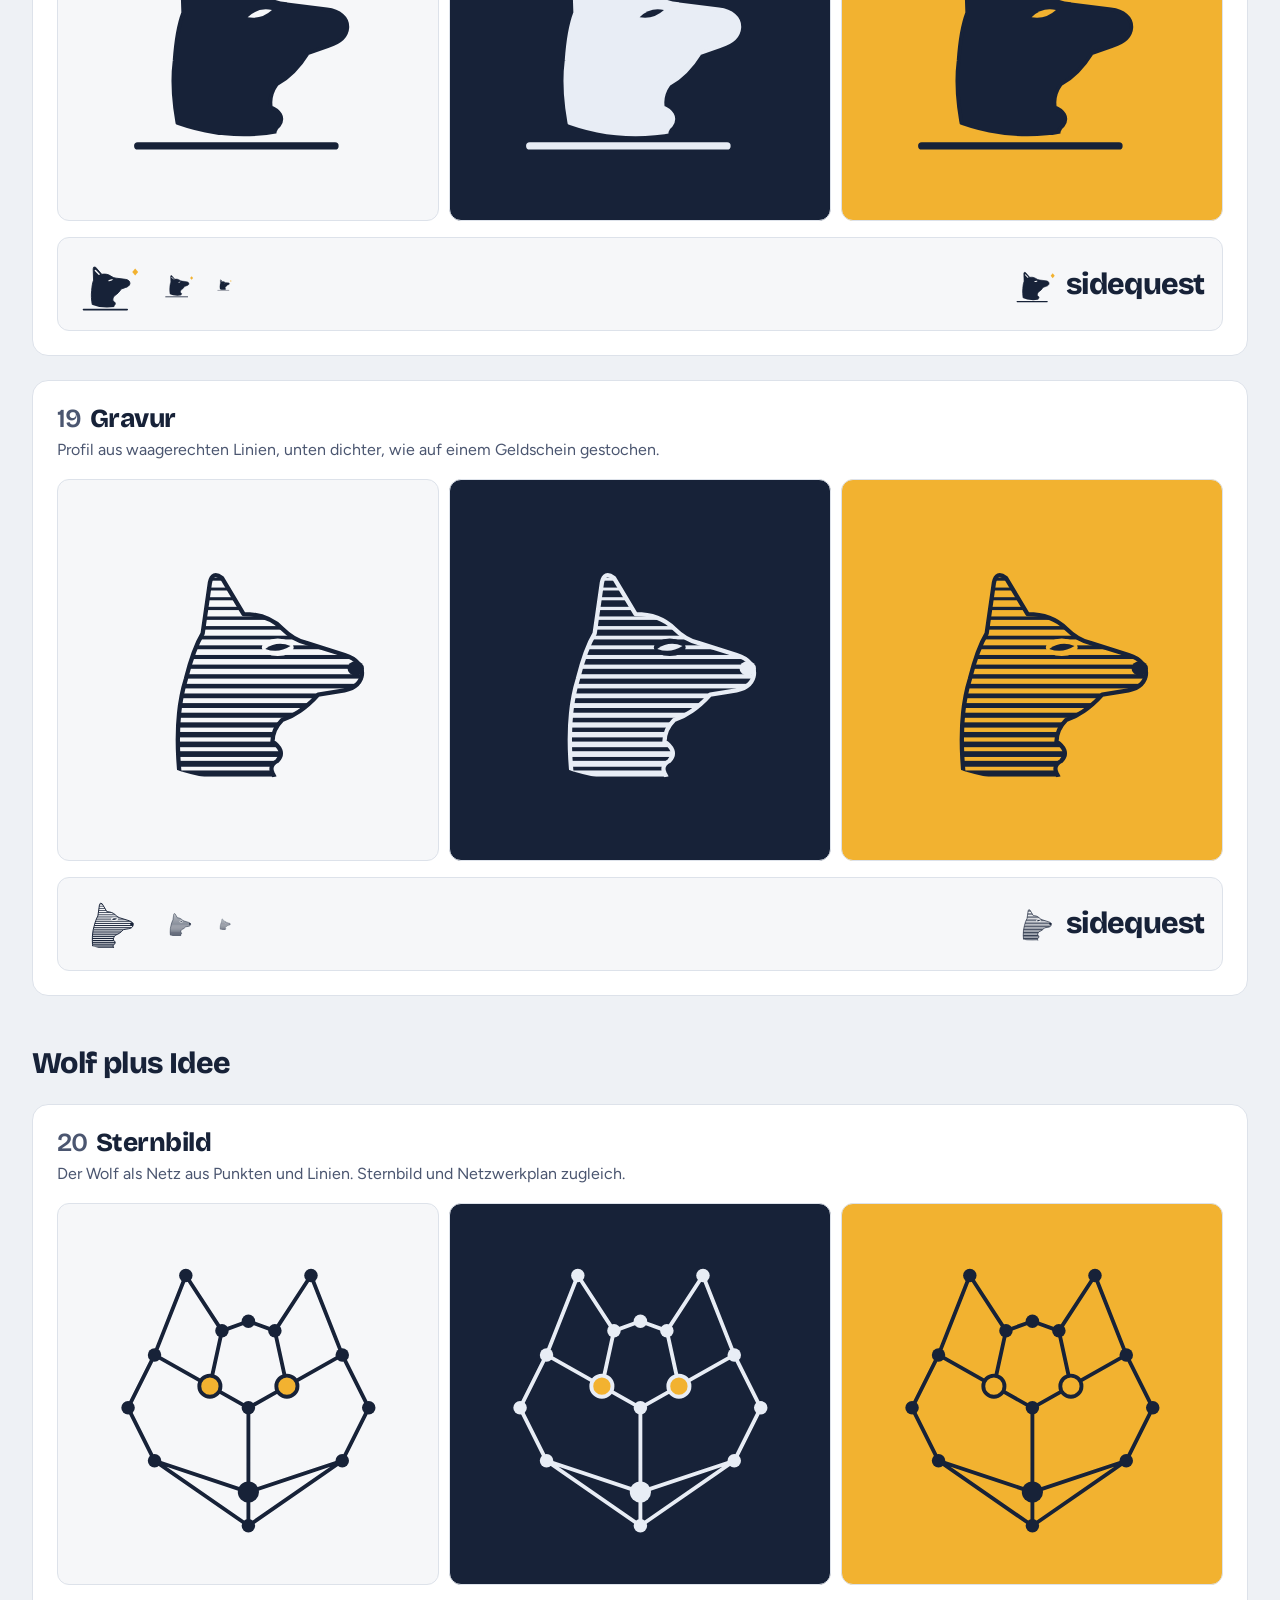
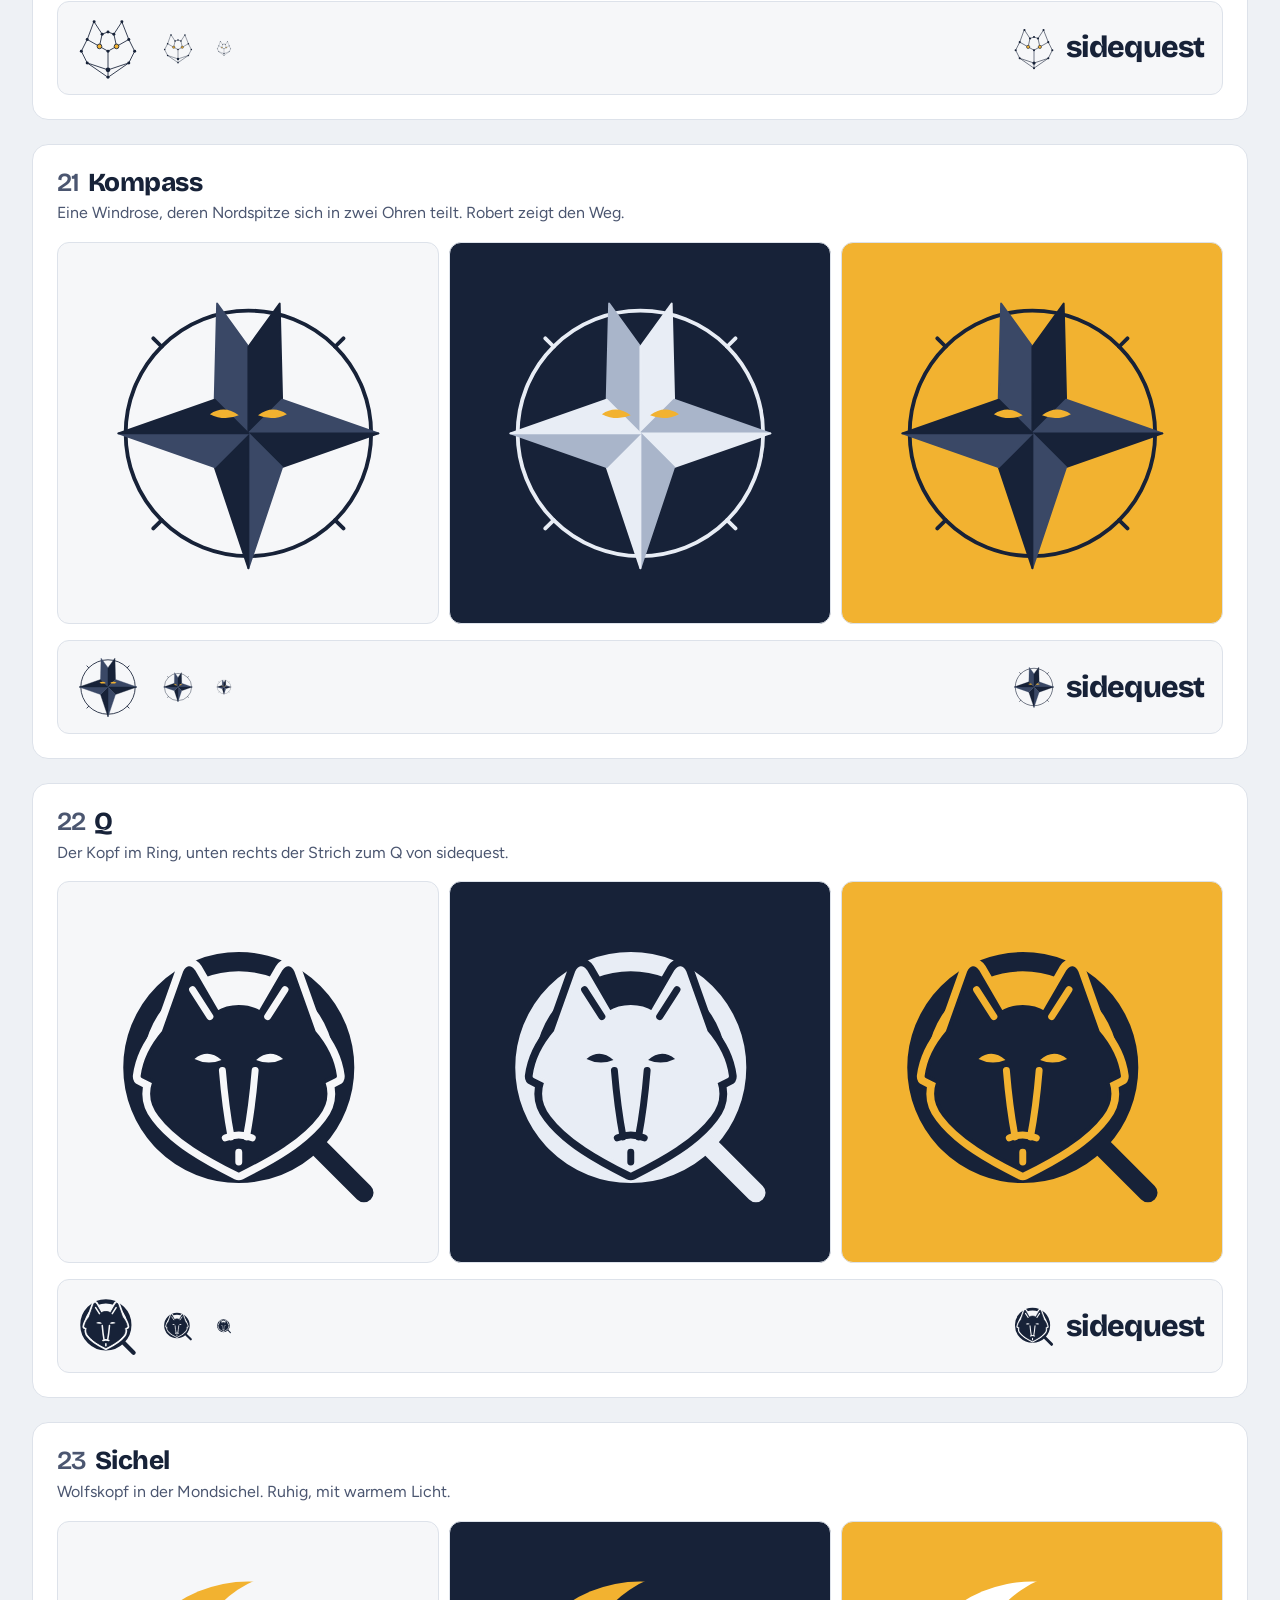
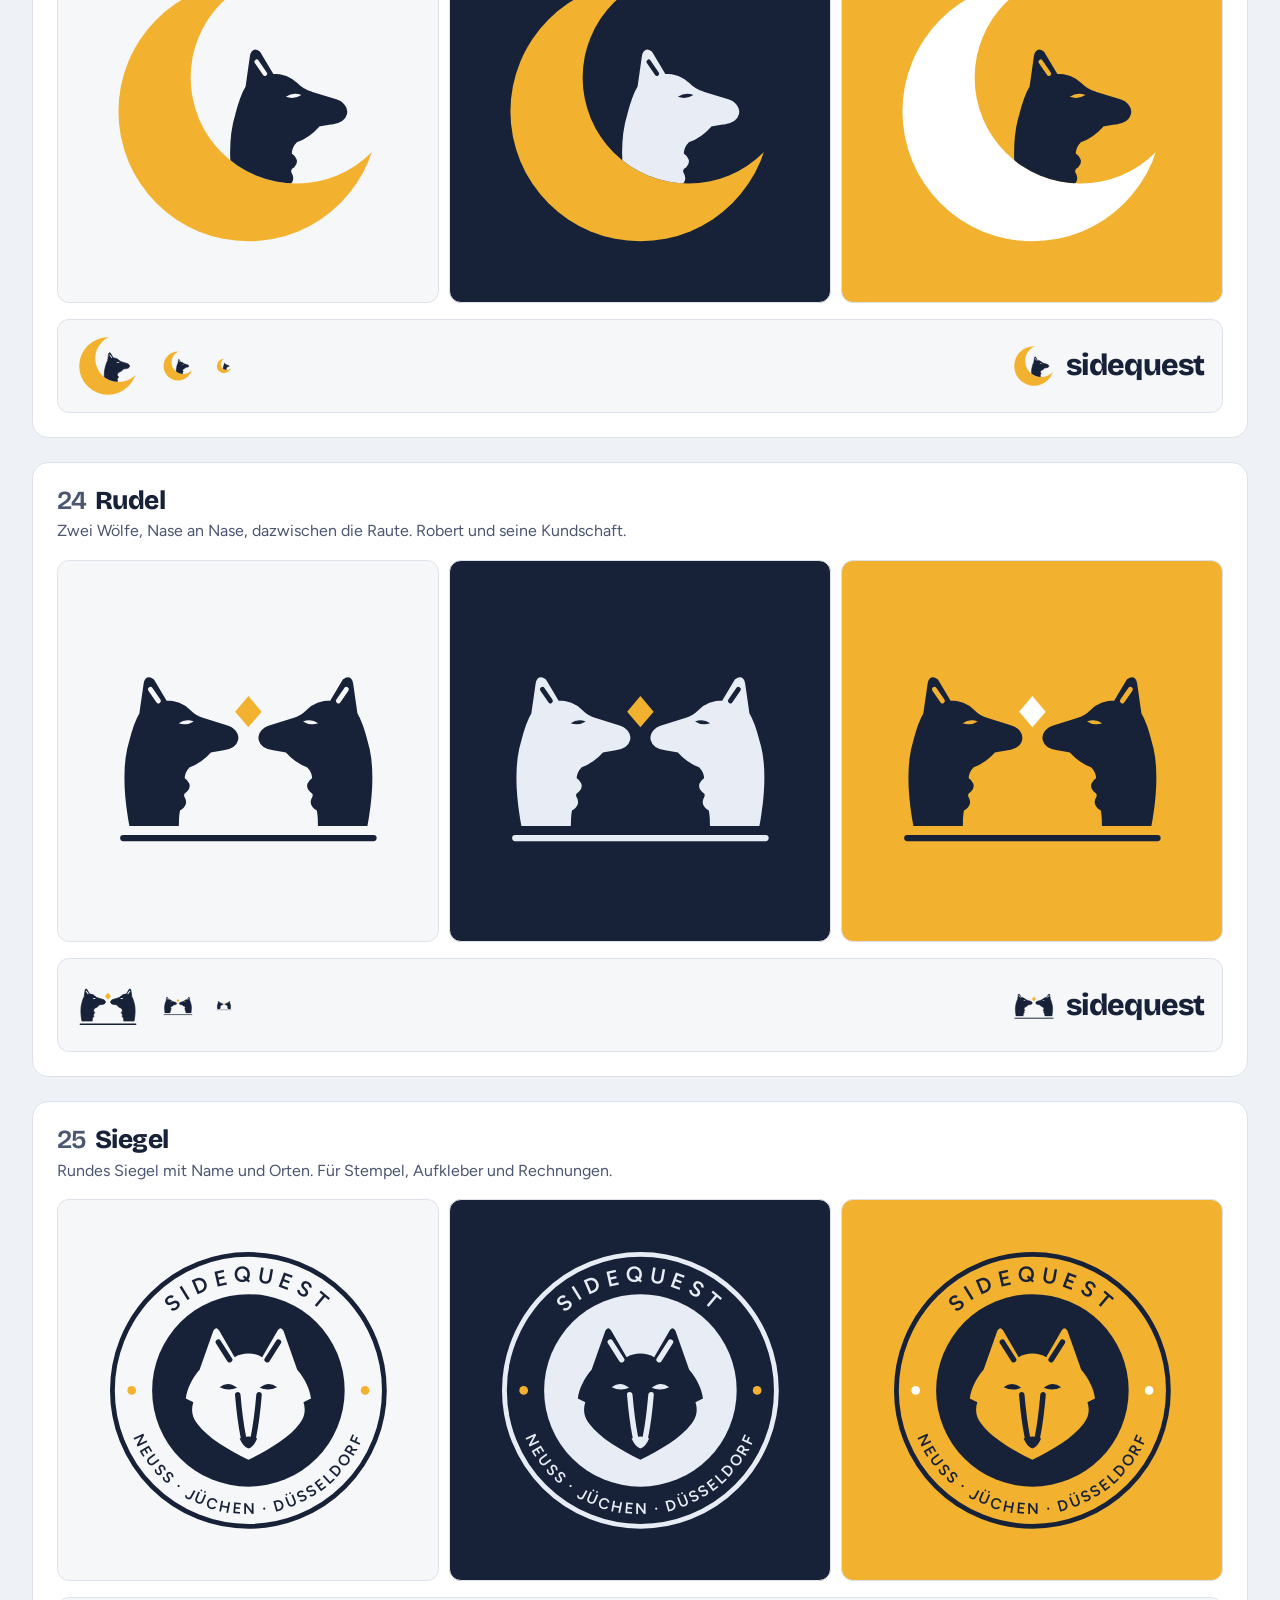
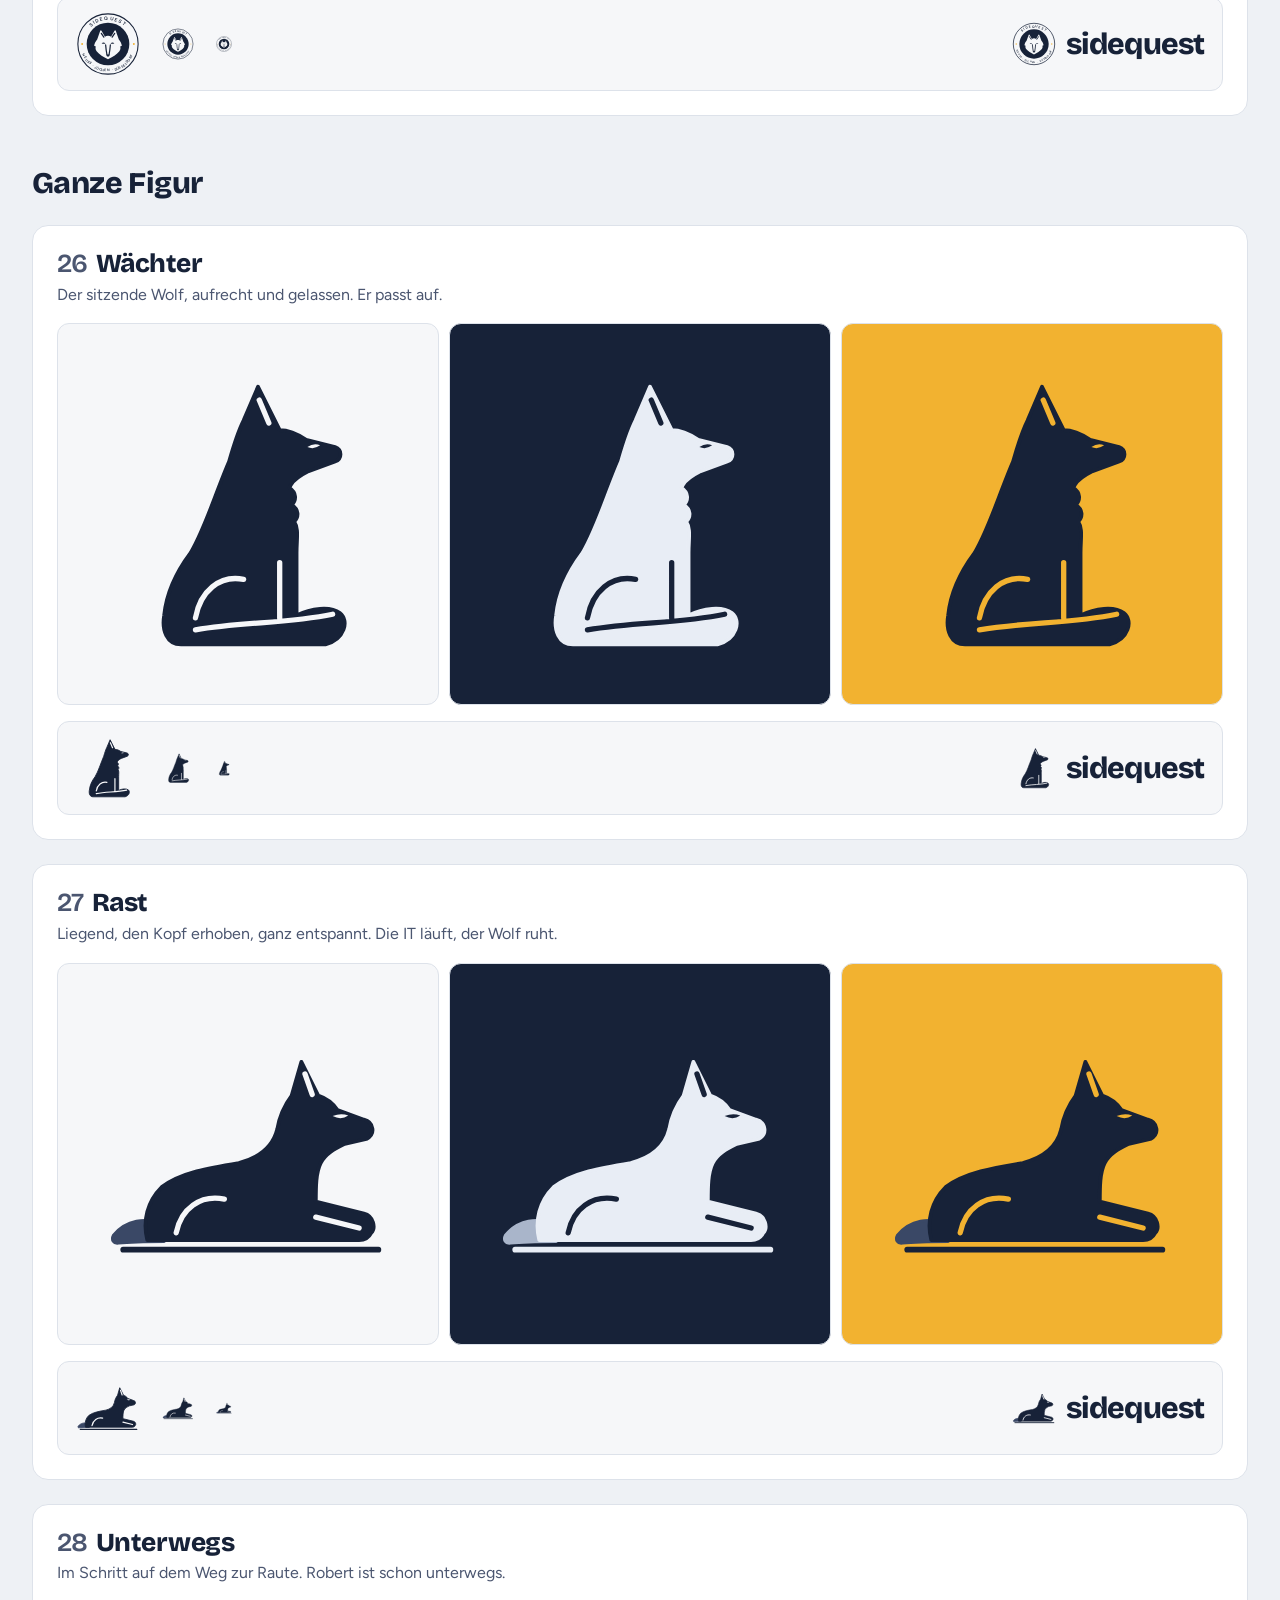
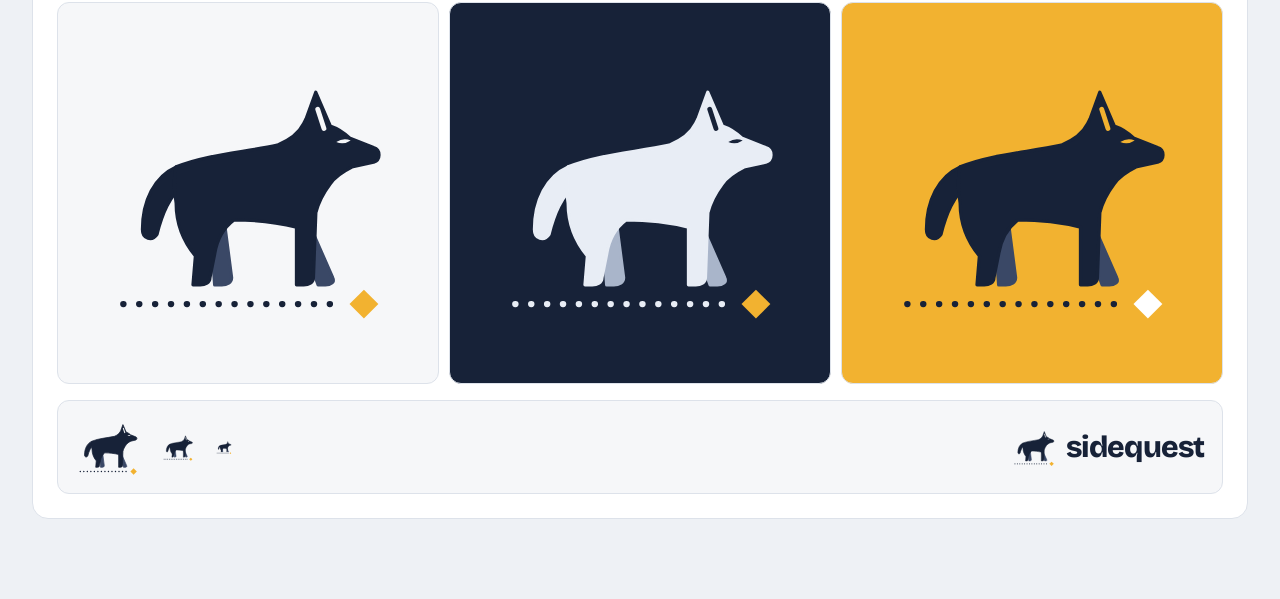
<file: logo-wolf-2/index.html>
<!doctype html>
<html lang="de">
<head>
<meta charset="utf-8">
<meta name="robots" content="noindex, nofollow">
<meta name="viewport" content="width=device-width, initial-scale=1">
<title>sidequest · Wolf-Logos, Runde 2</title>
<link rel="stylesheet" href="../assets/fonts/fonts.css">
<style>
body{margin:0}
.lw{--page:#EEF1F5;--card:#FFFFFF;--ink:#172238;--soft:#4B5670;--line:#DDE2EA;background:var(--page);color:var(--ink);font-family:"Figtree",system-ui,sans-serif;font-size:17px;line-height:1.55;min-height:100vh}
.lw.alt{--page:#0F1522;--card:#172036;--ink:#EEF2F8;--soft:#AAB4C8;--line:#2A3550}
.lw a{color:var(--ink)}
.lw :focus-visible{outline:3px solid #F2B230;outline-offset:3px}
.s-hell{--d:#172238;--m:#3A4866;--t:#55658A;--l:#E1E7F0;--a:#F2B230;--n:#172238;--mo:#F2B230;--s:#172238;--bg:#F6F7F9;background:var(--bg)}
.s-dunkel{--d:#E8EDF5;--m:#A9B5CA;--t:#C9D2E1;--l:#FFFFFF;--a:#F2B230;--n:#172238;--mo:#F2B230;--s:#172238;--bg:#172238;background:var(--bg)}
.s-gelb{--d:#172238;--m:#3A4866;--t:#55658A;--l:#FFFFFF;--a:#F2B230;--n:#172238;--mo:#FFFFFF;--s:#172238;--bg:#F2B230;background:var(--bg)}
.lw-wrap{max-width:1320px;margin:0 auto;padding:40px 32px 80px;box-sizing:border-box}
.lw-head{display:flex;justify-content:space-between;align-items:flex-end;gap:16px 40px;flex-wrap:wrap;margin-bottom:28px}
.lw-h1{margin:0;font-family:"Bricolage Grotesque",sans-serif;font-weight:800;font-size:52px;line-height:1.02;letter-spacing:-.03em}
.lw-lead{margin:12px 0 0;max-width:44em;color:var(--soft);font-size:19px}
.lw-links{display:flex;gap:20px;font-weight:600}
.lw-group{margin:44px 0 18px;font-family:"Bricolage Grotesque",sans-serif;font-weight:800;font-size:30px;letter-spacing:-.02em}
.lw-grid{display:grid;grid-template-columns:repeat(auto-fit,minmax(min(600px,100%),1fr));gap:24px}
.lw-card{background:var(--card);border:1px solid var(--line);border-radius:16px;padding:24px;display:flex;flex-direction:column;gap:16px}
.lw-card h2{margin:0;font-family:"Bricolage Grotesque",sans-serif;font-weight:800;font-size:26px;line-height:1.1;letter-spacing:-.02em}
.lw-card h2 span{color:var(--soft);font-weight:600;margin-right:8px}
.lw-card p{margin:4px 0 0;color:var(--soft);font-size:16px}
.lw-tiles{display:grid;grid-template-columns:repeat(3,minmax(0,1fr));gap:10px}
.lw-tile{aspect-ratio:1;border-radius:12px;display:grid;place-items:center;border:1px solid var(--line)}
.lw-tile svg{width:76%;height:76%}
.lw-strip{display:flex;align-items:center;gap:22px;flex-wrap:wrap;border-radius:12px;padding:14px 18px;border:1px solid var(--line)}
.lw-strip .mk64{width:64px;height:64px}
.lw-strip .mk32{width:32px;height:32px}
.lw-strip .mk16{width:16px;height:16px}
.lw-lockup{display:flex;align-items:center;gap:10px;margin-left:auto}
.lw-lockup svg{width:44px;height:44px}
.lw-lockup b{font-family:"Bricolage Grotesque",sans-serif;font-weight:800;font-size:30px;letter-spacing:-.03em;color:var(--d)}
@media (max-width:700px){
.lw-wrap{padding:28px 16px 64px}
.lw-h1{font-size:36px}
.lw-lockup{margin-left:0}
}
</style>
</head>
<body>
<svg width="0" height="0" style="position:absolute" aria-hidden="true" focusable="false">
<defs>

<!-- 09 Klar: massiver Kopf, Augen, Nasenrücken und Ohrlinien als Aussparung -->
<symbol id="w09-klar" viewBox="0 0 120 120">
<defs><mask id="w09-m" maskUnits="userSpaceOnUse" x="0" y="0" width="120" height="120">
<rect width="120" height="120" fill="#fff"/>
<path d="M37 58 Q44 52.5 51 58.5 Q44 61.5 37 58 Z M83 58 Q76 52.5 69 58.5 Q76 61.5 83 58 Z" fill="#000"/>
<path d="M51.5 64 C52.5 76 54 88 56 98.5 M68.5 64 C67.5 76 66 88 64 98.5 M53 99 Q60 96 67 99 M60 106.5 L60 111.5" fill="none" stroke="#000" stroke-width="3.2" stroke-linecap="round"/>
<path d="M36 22 L45 36 M84 22 L75 36" fill="none" stroke="#000" stroke-width="3" stroke-linecap="round"/>
</mask></defs>
<path mask="url(#w09-m)" d="M60 31 C64 31 68 32 71 34 L83.5 12.5 Q86 9 88 13 L99 44 C105 51 109 59 110 67 L104 70 C106 76 105 82 101 87 C92 99 76 108 60 116 C44 108 28 99 19 87 C15 82 14 76 16 70 L10 67 C11 59 15 51 21 44 L32 13 Q34 9 36.5 12.5 L49 34 C52 32 56 31 60 31 Z" fill="var(--d)" stroke="var(--d)" stroke-width="2" stroke-linejoin="round"/>
</symbol>

<!-- 10 Kontur: derselbe Kopf als gleichmäßige Linie -->
<symbol id="w10-kontur" viewBox="0 0 120 120">
<path d="M60 31 C64 31 68 32 71 34 L83.5 12.5 Q86 9 88 13 L99 44 C105 51 109 59 110 67 L104 70 C106 76 105 82 101 87 C92 99 76 108 60 116 C44 108 28 99 19 87 C15 82 14 76 16 70 L10 67 C11 59 15 51 21 44 L32 13 Q34 9 36.5 12.5 L49 34 C52 32 56 31 60 31 Z" fill="none" stroke="var(--d)" stroke-width="4.5" stroke-linejoin="round"/>
<path d="M37 58 Q44 52.5 51 58.5 Q44 61.5 37 58 Z M83 58 Q76 52.5 69 58.5 Q76 61.5 83 58 Z" fill="var(--d)"/>
<path d="M51.5 64 C52.5 76 54 88 56 98 M68.5 64 C67.5 76 66 88 64 98 M36 22 L45 36 M84 22 L75 36 M60 106 L60 111" fill="none" stroke="var(--d)" stroke-width="3.4" stroke-linecap="round"/>
<path d="M53 99 Q60 96 67 99 Q64 106 60 107 Q56 106 53 99 Z" fill="var(--d)"/>
</symbol>

<!-- 11 Origami: gefaltet aus großen Flächen in drei Tönen -->
<symbol id="w11-origami" viewBox="0 0 120 120">
<g stroke-width=".8" stroke-linejoin="round">
<polygon points="33,9 49,34 20,45" fill="var(--m)" stroke="var(--m)"/>
<polygon points="87,9 71,34 100,45" fill="var(--d)" stroke="var(--d)"/>
<polygon points="34,17 45,33 25,41" fill="var(--t)" stroke="var(--t)"/>
<polygon points="86,17 75,33 95,41" fill="var(--m)" stroke="var(--m)"/>
<polygon points="60,30 49,34 20,45 42,56 60,60" fill="var(--t)" stroke="var(--t)"/>
<polygon points="60,30 71,34 100,45 78,56 60,60" fill="var(--m)" stroke="var(--m)"/>
<polygon points="20,45 10,66 24,88 42,56" fill="var(--m)" stroke="var(--m)"/>
<polygon points="100,45 110,66 96,88 78,56" fill="var(--d)" stroke="var(--d)"/>
<polygon points="42,56 24,88 60,103 60,60" fill="var(--t)" stroke="var(--t)"/>
<polygon points="78,56 96,88 60,103 60,60" fill="var(--m)" stroke="var(--m)"/>
<polygon points="24,88 60,116 60,103" fill="var(--m)" stroke="var(--m)"/>
<polygon points="96,88 60,116 60,103" fill="var(--d)" stroke="var(--d)"/>
</g>
<path d="M37.5 54.5 Q44.5 49.5 51.5 55 Q44.5 58.8 37.5 54.5 Z M82.5 54.5 Q75.5 49.5 68.5 55 Q75.5 58.8 82.5 54.5 Z" fill="var(--a)"/>
<polygon points="53.5,98.5 66.5,98.5 60,107" fill="var(--n)" stroke="var(--n)" stroke-width="1.6" stroke-linejoin="round"/>
</symbol>

<!-- 12 Ruhe: geschlossene Augen, helle Maske -->
<symbol id="w12-ruhe" viewBox="0 0 120 120">
<defs><mask id="w12-m" maskUnits="userSpaceOnUse" x="0" y="0" width="120" height="120">
<rect width="120" height="120" fill="#fff"/>
<path d="M38 56.5 Q44 61 50 56.5 M70 56.5 Q76 61 82 56.5 M36 22 L45 36 M84 22 L75 36" fill="none" stroke="#000" stroke-width="3.2" stroke-linecap="round"/>
</mask></defs>
<path mask="url(#w12-m)" d="M60 31 C64 31 68 32 71 34 L83.5 12.5 Q86 9 88 13 L99 44 C105 51 109 59 110 67 L104 70 C106 76 105 82 101 87 C92 99 76 108 60 116 C44 108 28 99 19 87 C15 82 14 76 16 70 L10 67 C11 59 15 51 21 44 L32 13 Q34 9 36.5 12.5 L49 34 C52 32 56 31 60 31 Z" fill="var(--d)" stroke="var(--d)" stroke-width="2" stroke-linejoin="round"/>
<path d="M22 73 C33 67 45 66 54 64.5 Q60 63 66 64.5 C75 66 87 67 98 73 C99 79 97 85 93 90 C86 98 74 105 60 110 C46 105 34 98 27 90 C23 85 21 79 22 73 Z" fill="var(--l)"/>
<path d="M53 95 Q60 92 67 95 Q64 102 60 103 Q56 102 53 95 Z" fill="var(--n)"/>
<path d="M60 103 L60 107.5" fill="none" stroke="var(--n)" stroke-width="2.6" stroke-linecap="round"/>
</symbol>

<!-- 13 Deko: doppelte Kontur, geometrisch -->
<symbol id="w13-deko" viewBox="0 0 120 120">
<g fill="none" stroke="var(--d)" stroke-width="2.4" stroke-linejoin="round" stroke-linecap="round">
<polygon points="60,32 72,34 86,10 100,44 110,66 102,70 100,88 60,116 20,88 18,70 10,66 20,44 34,10 48,34"/>
<polygon points="60,38.1 69.8,39.8 80.5,20.1 92.8,48 101,66 94.4,69.3 92.8,84 60,107 27.2,84 25.6,69.3 19,66 27.2,48 38.7,20.1 50.2,39.8"/>
<path d="M50 70 L60 94 L70 70 M60 45 L60 54"/>
</g>
<path d="M39 59 Q45 54.5 51 59.5 Q45 62 39 59 Z M81 59 Q75 54.5 69 59.5 Q75 62 81 59 Z" fill="var(--d)"/>
<path d="M54.5 97.5 L60 93.5 L65.5 97.5 L60 102.5 Z" fill="var(--d)"/>
</symbol>

<!-- 14 Kachel: Kopf als App-Symbol mit Ohren -->
<symbol id="w14-kachel" viewBox="0 0 120 120">
<defs><mask id="w14-m" maskUnits="userSpaceOnUse" x="0" y="0" width="120" height="120">
<rect width="120" height="120" fill="#fff"/>
<path d="M37 64 Q44 58.5 51 64.5 Q44 67.5 37 64 Z M83 64 Q76 58.5 69 64.5 Q76 67.5 83 64 Z" fill="#000"/>
<path d="M53 94 Q60 91 67 94 Q64 101 60 102 Q56 101 53 94 Z" fill="#000"/>
<path d="M51 71 C51 81 52 88 55 93 M69 71 C69 81 68 88 65 93 M60 102 L60 107 M32 19 L43 36 M88 19 L77 36" fill="none" stroke="#000" stroke-width="3.2" stroke-linecap="round"/>
</mask></defs>
<g mask="url(#w14-m)" fill="var(--d)" stroke="var(--d)" stroke-width="4" stroke-linejoin="round">
<rect x="14" y="34" width="92" height="80" rx="26"/>
<polygon points="18,54 31,9 54,36"/>
<polygon points="102,54 89,9 66,36"/>
</g>
</symbol>

<!-- 15 Hälften: halb Fläche, halb Linie -->
<symbol id="w15-haelften" viewBox="0 0 120 120">
<defs>
<clipPath id="w15-l"><rect x="0" y="0" width="60" height="120"/></clipPath>
<clipPath id="w15-r"><rect x="60" y="0" width="60" height="120"/></clipPath>
<mask id="w15-m" maskUnits="userSpaceOnUse" x="0" y="0" width="120" height="120">
<rect width="120" height="120" fill="#fff"/>
<path d="M37 58 Q44 52.5 51 58.5 Q44 61.5 37 58 Z" fill="#000"/>
<path d="M51.5 64 C52.5 76 54 88 56 97.5 M36 22 L45 36" fill="none" stroke="#000" stroke-width="3.2" stroke-linecap="round"/>
</mask>
</defs>
<g clip-path="url(#w15-l)"><path mask="url(#w15-m)" d="M60 31 C64 31 68 32 71 34 L83.5 12.5 Q86 9 88 13 L99 44 C105 51 109 59 110 67 L104 70 C106 76 105 82 101 87 C92 99 76 108 60 116 C44 108 28 99 19 87 C15 82 14 76 16 70 L10 67 C11 59 15 51 21 44 L32 13 Q34 9 36.5 12.5 L49 34 C52 32 56 31 60 31 Z" fill="var(--d)" stroke="var(--d)" stroke-width="2" stroke-linejoin="round"/></g>
<g clip-path="url(#w15-r)"><path d="M60 31 C64 31 68 32 71 34 L83.5 12.5 Q86 9 88 13 L99 44 C105 51 109 59 110 67 L104 70 C106 76 105 82 101 87 C92 99 76 108 60 116 C44 108 28 99 19 87 C15 82 14 76 16 70 L10 67 C11 59 15 51 21 44 L32 13 Q34 9 36.5 12.5 L49 34 C52 32 56 31 60 31 Z" fill="none" stroke="var(--d)" stroke-width="4.5" stroke-linejoin="round"/></g>
<path d="M83 58 Q76 52.5 69 58.5 Q76 61.5 83 58 Z" fill="var(--d)"/>
<path d="M68.5 64 C67.5 76 66 88 64 97.5 M84 22 L75 36" fill="none" stroke="var(--d)" stroke-width="3.4" stroke-linecap="round"/>
<path d="M53 99 Q60 96 67 99 Q64 106 60 107 Q56 106 53 99 Z" fill="var(--d)"/>
</symbol>

<!-- 16 Medaille: Profil als Aussparung in einer Scheibe -->
<symbol id="w16-medaille" viewBox="0 0 120 120">
<defs><mask id="w16-m" maskUnits="userSpaceOnUse" x="0" y="0" width="120" height="120">
<rect width="120" height="120" fill="#fff"/>
<path d="M34 122 C30 100 29 80 34 64 C36 56 38 50 41 45 L44 24 Q45 19 49 22 L58 37 C64 37 70 39 74 43 C77 46 80 48 84 49 L100 54 C105 55.5 108 59 107 63 C106 67 102 68.5 98 69 L89 70.5 C85 75 80 79 74 81 C71 84 70 87 70 90 C73 92 75 95 72 98 C70 99 69 101 70 103 C72 106 71 109 67 111 C66 114 66 118 66 122 Z" fill="#000"/>
</mask></defs>
<circle cx="60" cy="60" r="54" fill="var(--d)" mask="url(#w16-m)"/>
<path d="M67 51.5 Q72 48 77.5 50.3 Q72.5 53.5 67 51.5 Z" fill="var(--d)"/>
<ellipse cx="104.6" cy="59.6" rx="3.4" ry="3" fill="var(--d)"/>
<path d="M47.5 28 L53 36" fill="none" stroke="var(--d)" stroke-width="2.6" stroke-linecap="round"/>
</symbol>

<!-- 17 Plakette: Profil als Linie im Doppelring -->
<symbol id="w17-plakette" viewBox="0 0 120 120">
<defs><clipPath id="w17-c"><circle cx="60" cy="60" r="47"/></clipPath></defs>
<circle cx="60" cy="60" r="55" fill="none" stroke="var(--d)" stroke-width="2.6"/>
<circle cx="60" cy="60" r="49" fill="none" stroke="var(--d)" stroke-width="1.2"/>
<path d="M60 3.6 L63.4 8 L60 12.4 L56.6 8 Z" fill="var(--mo)"/>
<g clip-path="url(#w17-c)"><g transform="matrix(.86 0 0 .86 8.4 8.7)">
<path d="M34 122 C30 100 29 80 34 64 C36 56 38 50 41 45 L44 24 Q45 19 49 22 L58 37 C64 37 70 39 74 43 C77 46 80 48 84 49 L100 54 C105 55.5 108 59 107 63 C106 67 102 68.5 98 69 L89 70.5 C85 75 80 79 74 81 C71 84 70 87 70 90 C73 92 75 95 72 98 C70 99 69 101 70 103 C72 106 71 109 67 111 C66 114 66 118 66 122" fill="none" stroke="var(--d)" stroke-width="4" stroke-linejoin="round" stroke-linecap="round"/>
<path d="M67 51.5 Q72 48 77.5 50.3 Q72.5 53.5 67 51.5 Z" fill="var(--d)"/>
<ellipse cx="104.6" cy="59.6" rx="3.4" ry="3" fill="var(--d)"/>
<path d="M47.5 28 L53 36" fill="none" stroke="var(--d)" stroke-width="3" stroke-linecap="round"/>
</g></g>
</symbol>

<!-- 18 Weitblick: Kopf leicht gehoben, Blick auf die Raute -->
<symbol id="w18-weitblick" viewBox="0 0 120 120">
<defs>
<clipPath id="w18-c"><circle cx="58" cy="22" r="82"/></clipPath>
<mask id="w18-m" maskUnits="userSpaceOnUse" x="-20" y="-20" width="160" height="160">
<rect x="-20" y="-20" width="160" height="160" fill="#fff"/>
<path d="M67 51.5 Q72 48 77.5 50.3 Q72.5 53.5 67 51.5 Z" fill="#000"/>
<path d="M47.5 28 L53 36" fill="none" stroke="#000" stroke-width="2.8" stroke-linecap="round"/>
</mask>
</defs>
<g clip-path="url(#w18-c)"><g transform="translate(-4 4) rotate(-10 60 70)">
<path mask="url(#w18-m)" d="M34 122 C30 100 29 80 34 64 C36 56 38 50 41 45 L44 24 Q45 19 49 22 L58 37 C64 37 70 39 74 43 C77 46 80 48 84 49 L100 54 C105 55.5 108 59 107 63 C106 67 102 68.5 98 69 L89 70.5 C85 75 80 79 74 81 C71 84 70 87 70 90 C73 92 75 95 72 98 C70 99 69 101 70 103 C72 106 71 109 67 111 C66 114 66 118 66 122 Z" fill="var(--d)" stroke="var(--d)" stroke-width="1.6" stroke-linejoin="round"/>
</g></g>
<path d="M14 108 L96 108" fill="none" stroke="var(--d)" stroke-width="3" stroke-linecap="round"/>
<path d="M111 31 L116.5 37.5 L111 44 L105.5 37.5 Z" fill="var(--mo)"/>
</symbol>

<!-- 19 Gravur: Profil aus waagerechten Linien, unten dichter -->
<symbol id="w19-gravur" viewBox="0 0 120 120">
<defs>
<clipPath id="w19-unten"><circle cx="56" cy="26" r="80"/></clipPath>
<clipPath id="w19-c"><path d="M34 122 C30 100 29 80 34 64 C36 56 38 50 41 45 L44 24 Q45 19 49 22 L58 37 C64 37 70 39 74 43 C77 46 80 48 84 49 L100 54 C105 55.5 108 59 107 63 C106 67 102 68.5 98 69 L89 70.5 C85 75 80 79 74 81 C71 84 70 87 70 90 C73 92 75 95 72 98 C70 99 69 101 70 103 C72 106 71 109 67 111 C66 114 66 118 66 122 Z"/></clipPath>
<mask id="w19-m" maskUnits="userSpaceOnUse" x="0" y="0" width="120" height="120">
<rect width="120" height="120" fill="#fff"/>
<ellipse cx="72.2" cy="50.8" rx="6.6" ry="3.6" fill="#000"/>
</mask>
</defs>
<g clip-path="url(#w19-unten)"><g clip-path="url(#w19-c)" mask="url(#w19-m)" fill="var(--d)">
<rect x="0" y="14" width="120" height="1"/><rect x="0" y="18" width="120" height="1.07"/><rect x="0" y="22" width="120" height="1.14"/><rect x="0" y="26" width="120" height="1.21"/><rect x="0" y="30" width="120" height="1.28"/><rect x="0" y="34" width="120" height="1.35"/><rect x="0" y="38" width="120" height="1.42"/><rect x="0" y="42" width="120" height="1.48"/><rect x="0" y="46" width="120" height="1.55"/><rect x="0" y="50" width="120" height="1.62"/><rect x="0" y="54" width="120" height="1.69"/><rect x="0" y="58" width="120" height="1.76"/><rect x="0" y="62" width="120" height="1.83"/><rect x="0" y="66" width="120" height="1.9"/><rect x="0" y="70" width="120" height="1.97"/><rect x="0" y="74" width="120" height="2.04"/><rect x="0" y="78" width="120" height="2.11"/><rect x="0" y="82" width="120" height="2.18"/><rect x="0" y="86" width="120" height="2.25"/><rect x="0" y="90" width="120" height="2.32"/><rect x="0" y="94" width="120" height="2.38"/><rect x="0" y="98" width="120" height="2.45"/><rect x="0" y="102" width="120" height="2.52"/>
</g></g>
<path clip-path="url(#w19-unten)" d="M34 122 C30 100 29 80 34 64 C36 56 38 50 41 45 L44 24 Q45 19 49 22 L58 37 C64 37 70 39 74 43 C77 46 80 48 84 49 L100 54 C105 55.5 108 59 107 63 C106 67 102 68.5 98 69 L89 70.5 C85 75 80 79 74 81 C71 84 70 87 70 90 C73 92 75 95 72 98 C70 99 69 101 70 103 C72 106 71 109 67 111 C66 114 66 118 66 122" fill="none" stroke="var(--d)" stroke-width="1.8" stroke-linejoin="round" stroke-linecap="round"/>
<path d="M67 51.5 Q72 48 77.5 50.3 Q72.5 53.5 67 51.5 Z" fill="var(--d)"/>
<ellipse cx="104.6" cy="59.6" rx="3.4" ry="3" fill="var(--d)"/>
</symbol>

<!-- 20 Sternbild: Wolf als Netz aus Punkten und Linien -->
<symbol id="w20-sternbild" viewBox="0 0 120 120">
<path d="M34 11 L49 34 L60 30 L71 34 L86 11 L99 44 L110 66 L99 88 L60 115 L21 88 L10 66 L21 44 Z M49 34 L44 57 L60 66 L76 57 L71 34 M21 44 L44 57 M99 44 L76 57 M60 66 L60 101 L60 115 M21 88 L60 101 L99 88" fill="none" stroke="var(--d)" stroke-width="1.6" stroke-linejoin="round" stroke-linecap="round"/>
<g fill="var(--d)">
<circle cx="34" cy="11" r="2.8"/><circle cx="49" cy="34" r="2.8"/><circle cx="60" cy="30" r="2.8"/><circle cx="71" cy="34" r="2.8"/><circle cx="86" cy="11" r="2.8"/><circle cx="99" cy="44" r="2.8"/><circle cx="110" cy="66" r="2.8"/><circle cx="99" cy="88" r="2.8"/><circle cx="60" cy="115" r="2.8"/><circle cx="21" cy="88" r="2.8"/><circle cx="10" cy="66" r="2.8"/><circle cx="21" cy="44" r="2.8"/><circle cx="60" cy="66" r="2.8"/><circle cx="60" cy="101" r="4.4"/>
</g>
<circle cx="44" cy="57" r="4.4" fill="var(--a)" stroke="var(--d)" stroke-width="1.6"/>
<circle cx="76" cy="57" r="4.4" fill="var(--a)" stroke="var(--d)" stroke-width="1.6"/>
</symbol>

<!-- 21 Kompass: Windrose, die Nordspitze teilt sich in zwei Ohren -->
<symbol id="w21-kompass" viewBox="0 0 120 120">
<circle cx="60" cy="60" r="51" fill="none" stroke="var(--d)" stroke-width="1.6"/>
<path d="M96 24 L99.5 20.5 M24 24 L20.5 20.5 M96 96 L99.5 99.5 M24 96 L20.5 99.5" fill="none" stroke="var(--d)" stroke-width="1.6" stroke-linecap="round"/>
<g stroke-width=".8" stroke-linejoin="round">
<polygon points="60,60 46,46 47,6 60,24" fill="var(--m)" stroke="var(--m)"/>
<polygon points="60,60 60,24 73,6 74,46" fill="var(--d)" stroke="var(--d)"/>
<polygon points="60,60 74,46 114,60" fill="var(--m)" stroke="var(--m)"/>
<polygon points="60,60 114,60 74,74" fill="var(--d)" stroke="var(--d)"/>
<polygon points="60,60 74,74 60,116" fill="var(--m)" stroke="var(--m)"/>
<polygon points="60,60 60,116 46,74" fill="var(--d)" stroke="var(--d)"/>
<polygon points="60,60 46,74 6,60" fill="var(--m)" stroke="var(--m)"/>
<polygon points="60,60 6,60 46,46" fill="var(--d)" stroke="var(--d)"/>
</g>
<path d="M44 52 Q50 48 56 52.5 Q50 55 44 52 Z M76 52 Q70 48 64 52.5 Q70 55 76 52 Z" fill="var(--a)"/>
</symbol>

<!-- 22 Q: Kopf im Ring, unten rechts der Strich zum Q -->
<symbol id="w22-q" viewBox="0 0 120 120">
<defs>
<mask id="w22-ring" maskUnits="userSpaceOnUse" x="0" y="0" width="120" height="120">
<rect width="120" height="120" fill="#fff"/>
<path transform="matrix(.8 0 0 .8 8 8)" d="M60 31 C64 31 68 32 71 34 L83.5 12.5 Q86 9 88 13 L99 44 C105 51 109 59 110 67 L104 70 C106 76 105 82 101 87 C92 99 76 108 60 116 C44 108 28 99 19 87 C15 82 14 76 16 70 L10 67 C11 59 15 51 21 44 L32 13 Q34 9 36.5 12.5 L49 34 C52 32 56 31 60 31 Z" fill="#000" stroke="#000" stroke-width="10" stroke-linejoin="round"/>
</mask>
<mask id="w22-face" maskUnits="userSpaceOnUse" x="0" y="0" width="120" height="120">
<rect width="120" height="120" fill="#fff"/>
<path d="M37 58 Q44 52.5 51 58.5 Q44 61.5 37 58 Z M83 58 Q76 52.5 69 58.5 Q76 61.5 83 58 Z" fill="#000"/>
<path d="M51.5 64 C52.5 76 54 88 56 98.5 M68.5 64 C67.5 76 66 88 64 98.5 M53 99 Q60 96 67 99 M60 106.5 L60 111.5 M36 22 L45 36 M84 22 L75 36" fill="none" stroke="#000" stroke-width="3.6" stroke-linecap="round"/>
</mask>
</defs>
<g mask="url(#w22-ring)" fill="none" stroke="var(--d)" stroke-width="8" stroke-linecap="round">
<circle cx="56" cy="58" r="44"/>
<path d="M84 86 L108 110"/>
</g>
<g transform="matrix(.8 0 0 .8 8 8)"><path mask="url(#w22-face)" d="M60 31 C64 31 68 32 71 34 L83.5 12.5 Q86 9 88 13 L99 44 C105 51 109 59 110 67 L104 70 C106 76 105 82 101 87 C92 99 76 108 60 116 C44 108 28 99 19 87 C15 82 14 76 16 70 L10 67 C11 59 15 51 21 44 L32 13 Q34 9 36.5 12.5 L49 34 C52 32 56 31 60 31 Z" fill="var(--d)" stroke="var(--d)" stroke-width="2" stroke-linejoin="round"/></g>
</symbol>

<!-- 23 Sichel: Wolfskopf in der Mondsichel -->
<symbol id="w23-sichel" viewBox="0 0 120 120">
<defs>
<mask id="w23-mond" maskUnits="userSpaceOnUse" x="0" y="0" width="120" height="120">
<rect width="120" height="120" fill="#fff"/>
<circle cx="80" cy="46" r="44" fill="#000"/>
</mask>
<clipPath id="w23-c"><circle cx="80" cy="46" r="44"/></clipPath>
<mask id="w23-auge" maskUnits="userSpaceOnUse" x="0" y="0" width="140" height="140">
<rect width="140" height="140" fill="#fff"/>
<path d="M67 51.5 Q72 48 77.5 50.3 Q72.5 53.5 67 51.5 Z" fill="#000"/>
<path d="M47.5 28 L53 36" fill="none" stroke="#000" stroke-width="3" stroke-linecap="round"/>
</mask>
</defs>
<circle cx="60" cy="60" r="54" fill="var(--mo)" mask="url(#w23-mond)"/>
<g clip-path="url(#w23-c)"><g transform="matrix(.62 0 0 .62 34 22)">
<path mask="url(#w23-auge)" d="M34 122 C30 100 29 80 34 64 C36 56 38 50 41 45 L44 24 Q45 19 49 22 L58 37 C64 37 70 39 74 43 C77 46 80 48 84 49 L100 54 C105 55.5 108 59 107 63 C106 67 102 68.5 98 69 L89 70.5 C85 75 80 79 74 81 C71 84 70 87 70 90 C73 92 75 95 72 98 C70 99 69 101 70 103 C72 106 71 109 67 111 C66 114 66 118 66 122 Z" fill="var(--d)" stroke="var(--d)" stroke-width="2" stroke-linejoin="round"/>
</g></g>
</symbol>

<!-- 24 Rudel: zwei Wölfe, Nase an Nase, dazwischen die Raute -->
<symbol id="w24-rudel" viewBox="0 0 120 120">
<defs><clipPath id="w24-c"><rect x="0" y="0" width="120" height="91"/></clipPath>
<mask id="w24-auge" maskUnits="userSpaceOnUse" x="0" y="0" width="140" height="140">
<rect width="140" height="140" fill="#fff"/>
<path d="M67 51.5 Q72 48 77.5 50.3 Q72.5 53.5 67 51.5 Z" fill="#000"/>
<path d="M47.5 28 L53 36" fill="none" stroke="#000" stroke-width="3.4" stroke-linecap="round"/>
</mask></defs>
<g clip-path="url(#w24-c)"><g transform="matrix(.6 0 0 .6 -9.2 17.4)"><path mask="url(#w24-auge)" d="M34 122 C30 100 29 80 34 64 C36 56 38 50 41 45 L44 24 Q45 19 49 22 L58 37 C64 37 70 39 74 43 C77 46 80 48 84 49 L100 54 C105 55.5 108 59 107 63 C106 67 102 68.5 98 69 L89 70.5 C85 75 80 79 74 81 C71 84 70 87 70 90 C73 92 75 95 72 98 C70 99 69 101 70 103 C72 106 71 109 67 111 C66 114 66 118 66 122 Z" fill="var(--d)" stroke="var(--d)" stroke-width="2.4" stroke-linejoin="round"/></g>
<g transform="matrix(-.6 0 0 .6 129.2 17.4)"><path mask="url(#w24-auge)" d="M34 122 C30 100 29 80 34 64 C36 56 38 50 41 45 L44 24 Q45 19 49 22 L58 37 C64 37 70 39 74 43 C77 46 80 48 84 49 L100 54 C105 55.5 108 59 107 63 C106 67 102 68.5 98 69 L89 70.5 C85 75 80 79 74 81 C71 84 70 87 70 90 C73 92 75 95 72 98 C70 99 69 101 70 103 C72 106 71 109 67 111 C66 114 66 118 66 122 Z" fill="var(--d)" stroke="var(--d)" stroke-width="2.4" stroke-linejoin="round"/></g></g>
<path d="M60 37 L65.5 43.5 L60 50 L54.5 43.5 Z" fill="var(--mo)"/>
<path d="M8 96 L112 96" fill="none" stroke="var(--d)" stroke-width="2.6" stroke-linecap="round"/>
</symbol>

<!-- 25 Siegel: rund, mit Name und Orten -->
<symbol id="w25-siegel" viewBox="0 0 120 120">
<defs>
<path id="w25-oben" d="M15 60 A45 45 0 0 1 105 60"/>
<path id="w25-unten" d="M8.5 60 A51.5 51.5 0 0 0 111.5 60"/>
<mask id="w25-m" maskUnits="userSpaceOnUse" x="0" y="0" width="120" height="120">
<rect width="120" height="120" fill="#fff"/>
<path transform="matrix(.52 0 0 .52 28.8 28.5)" d="M60 31 C64 31 68 32 71 34 L83.5 12.5 Q86 9 88 13 L99 44 C105 51 109 59 110 67 L104 70 C106 76 105 82 101 87 C92 99 76 108 60 116 C44 108 28 99 19 87 C15 82 14 76 16 70 L10 67 C11 59 15 51 21 44 L32 13 Q34 9 36.5 12.5 L49 34 C52 32 56 31 60 31 Z" fill="#000"/>
</mask>
</defs>
<circle cx="60" cy="60" r="56.5" fill="none" stroke="var(--d)" stroke-width="2"/>
<circle cx="60" cy="60" r="40" fill="var(--d)" mask="url(#w25-m)"/>
<g transform="matrix(.52 0 0 .52 28.8 28.5)">
<path d="M37 58 Q44 52.5 51 58.5 Q44 61.5 37 58 Z M83 58 Q76 52.5 69 58.5 Q76 61.5 83 58 Z" fill="var(--d)"/>
<path d="M51.5 64 C52.5 76 54 88 56 98 M68.5 64 C67.5 76 66 88 64 98 M36 22 L45 36 M84 22 L75 36" fill="none" stroke="var(--d)" stroke-width="4.4" stroke-linecap="round"/>
<path d="M53 99 Q60 96 67 99 Q64 106 60 107 Q56 106 53 99 Z" fill="var(--d)"/>
</g>
<text fill="var(--d)" font-family="Figtree, Arial, sans-serif" font-weight="700" font-size="9" letter-spacing="2.4" text-anchor="middle"><textPath href="#w25-oben" startOffset="50%">SIDEQUEST</textPath></text>
<text fill="var(--d)" font-family="Figtree, Arial, sans-serif" font-weight="700" font-size="6.4" letter-spacing=".9" text-anchor="middle"><textPath href="#w25-unten" startOffset="50%">NEUSS · JÜCHEN · DÜSSELDORF</textPath></text>
<circle cx="11.5" cy="60" r="1.8" fill="var(--mo)"/><circle cx="108.5" cy="60" r="1.8" fill="var(--mo)"/>
</symbol>

<!-- 26 Wächter: sitzender Wolf, aufrecht und gelassen -->
<symbol id="w26-waechter" viewBox="0 0 120 120">
<defs><mask id="w26-m" maskUnits="userSpaceOnUse" x="0" y="0" width="120" height="120">
<rect width="120" height="120" fill="#fff"/>
<path d="M84.5 32 Q87.2 30.2 89.8 31.3 Q87.2 33.2 84.5 32 Z" fill="#000"/>
<path d="M64.5 12.5 L68.5 22 M73 80 L73 103 M38 103 C40 92 48 85 58 87 M38 108 C58 104.5 76 105.5 95 101.5" fill="none" stroke="#000" stroke-width="2.2" stroke-linecap="round"/>
</mask></defs>
<path mask="url(#w26-m)" d="M64 7 L73 25 C77 25 81 27 84 29 L96 32 C99 33 99 37 96 38 L85 42 C81 44 78 46 77 49 C80 51 80 54 78 56 C81 58 81 61 79 63 C81 66 80 70 80 76 L80 102 C86 99 94 98 98 101 C102 104 100 112 92 114 L32 114 C26 114 24 108 25 102 C26 92 30 84 36 76 C42 66 46 52 52 38 C54 31 56 25 58 21 Z" fill="var(--d)" stroke="var(--d)" stroke-width="1.6" stroke-linejoin="round"/>
</symbol>

<!-- 27 Rast: liegend, Kopf erhoben, entspannt -->
<symbol id="w27-rast" viewBox="0 0 120 120">
<defs><mask id="w27-m" maskUnits="userSpaceOnUse" x="0" y="0" width="120" height="120">
<rect width="120" height="120" fill="#fff"/>
<path d="M95 44.5 Q98.5 43 101.5 44.3 Q98.5 46.3 95 44.5 Z" fill="#000"/>
<path d="M83.5 27 L86.5 35.5 M30 93 C32 83 40 77 50 79 M88 86.5 L106 91" fill="none" stroke="#000" stroke-width="2.2" stroke-linecap="round"/>
</mask></defs>
<path d="M26 90 C17 86 9 88 4 94 C3 96 4 97.5 6 97.2 C12 96.5 18 96.5 25 96.5 Z" fill="var(--m)" stroke="var(--m)" stroke-width="1.4" stroke-linejoin="round"/>
<path mask="url(#w27-m)" d="M18 96 C16 88 18 80 24 74 C32 68 44 66 56 64 C64 62 70 58 72 50 C73 44 75 40 78 36 L82 22 L89 36 C92 37 95 39 97 42 L108 46 C112 47 113 52 109 54 L100 56 C96 58 92 60 90 64 C88 68 88 74 88 80 L108 85 C112 86 113 91 111 93 C110 95 108 96 106 96 Z" fill="var(--d)" stroke="var(--d)" stroke-width="1.6" stroke-linejoin="round"/>
<path d="M8 100 L114 100" fill="none" stroke="var(--d)" stroke-width="2.4" stroke-linecap="round"/>
</symbol>

<!-- 28 Unterwegs: im Schritt auf dem Weg zur Raute -->
<symbol id="w28-unterwegs" viewBox="0 0 120 120">
<defs><mask id="w28-m" maskUnits="userSpaceOnUse" x="0" y="0" width="120" height="120">
<rect width="120" height="120" fill="#fff"/>
<path d="M96.5 38.6 Q99.5 36.8 102.5 38 Q99.5 40 96.5 38.6 Z" fill="#000"/>
<path d="M88.8 25 L91.4 33" fill="none" stroke="#000" stroke-width="2" stroke-linecap="round"/>
</mask></defs>
<g fill="var(--m)" stroke="var(--m)" stroke-width="1.4" stroke-linejoin="round">
<path d="M79 70 L84 70 L95 95 C96 97 94 98 92 98 L89 98 Z"/>
<path d="M44 70 L50 72 L53 95 C53 97 51 98 49 98 L46 98 Z"/>
</g>
<path d="M30 49 C21 53 16 63 16 75 C16 79 20 80 22 77 C24 69 27 61 34 55 Z" fill="var(--d)" stroke="var(--d)" stroke-width="1.4" stroke-linejoin="round"/>
<path mask="url(#w28-m)" d="M88 18 L94 32 C97 33 100 35 102 37 L112 41 C115 42 115 46 112 47 L103 49 C99 51 96 53 94 56 C91 60 89 64 88 68 L87 95 C87 97 85 98 83 98 L80 98 L80 74 C72 72 62 71 54 71 C50 74 47 79 46 85 L44 95 C44 97 42 98 40 98 L37 98 L38 86 C33 80 30 72 30 64 C29 58 29 53 30 49 C42 44 58 43 72 40 C77 38 81 35 83 31 L84 29 Z" fill="var(--d)" stroke="var(--d)" stroke-width="1.4" stroke-linejoin="round"/>
<path d="M8 106 L96 106" fill="none" stroke="var(--d)" stroke-width="2.6" stroke-linecap="round" stroke-dasharray=".1 6.5"/>
<path d="M108 100 L114 106 L108 112 L102 106 Z" fill="var(--mo)"/>
</symbol>

</defs>
</svg>

<div class="lw" id="seite">
<div class="lw-wrap">
<header class="lw-head">
<div>
<h1 class="lw-h1">Der Wolf, Runde 2</h1>
<p class="lw-lead">Zwanzig Richtungen, ruhig und kräftig. Die Augen stehen waagerecht, das Maul bleibt geschlossen, die Ohren stehen aufrecht: aufmerksam, freundlich und klar. Jede Variante hell, dunkel und auf Wolfsgelb, darunter in 64, 32 und 16 Pixeln und neben dem Schriftzug.</p>
</div>
<nav class="lw-links" aria-label="Weitere Seiten"><a href="../logo-wolf-3/index.html">Mit Brille</a><a href="../logo-wolf/index.html">Runde 1</a><a href="../10-rudel/index.html">Entwurf 10</a></nav>
</header>
<div id="lw-inhalt"></div>
</div>
</div>

<template id="lw-karte">
<article class="lw-card">
<div><h2><span></span></h2><p></p></div>
<div class="lw-tiles">
<div class="lw-tile s-hell"><svg role="img"><use width="100%" height="100%"/></svg></div>
<div class="lw-tile s-dunkel"><svg aria-hidden="true"><use width="100%" height="100%"/></svg></div>
<div class="lw-tile s-gelb"><svg aria-hidden="true"><use width="100%" height="100%"/></svg></div>
</div>
<div class="lw-strip s-hell">
<svg class="mk64" aria-hidden="true"><use width="100%" height="100%"/></svg>
<svg class="mk32" aria-hidden="true"><use width="100%" height="100%"/></svg>
<svg class="mk16" aria-hidden="true"><use width="100%" height="100%"/></svg>
<span class="lw-lockup"><svg aria-hidden="true"><use width="100%" height="100%"/></svg><b>sidequest</b></span>
</div>
</article>
</template>

<script>
(function () {
  var seite = document.getElementById('seite');
  if (new URLSearchParams(location.search).get('modus') === 'alt') seite.classList.add('alt');

  var gruppen = [
    ['Reduziert, von vorn', [
      ['w09-klar', '9', 'Klar', 'Massiver Kopf, Augen und Nasenrücken als feine Aussparung. Ruhig und klar, gut als Hauptzeichen.'],
      ['w10-kontur', '10', 'Kontur', 'Derselbe Kopf als gleichmäßige Linie. Leicht und präzise, gut auf Papier und Glas.'],
      ['w11-origami', '11', 'Origami', 'Gefaltet aus großen Flächen in drei Tönen, mit warmen Augen. Wirkt gebaut und durchdacht.'],
      ['w12-ruhe', '12', 'Ruhe', 'Geschlossene Augen und helle Maske. Der Wolf, der weiß, dass alles läuft.'],
      ['w13-deko', '13', 'Deko', 'Doppelte Kontur aus geraden Linien, im Stil der Zwanziger. Elegant wie ein Hotelwappen.'],
      ['w14-kachel', '14', 'Kachel', 'Der Kopf als App-Symbol mit Ohren. Sitzt sofort auf Handy, Favicon und Rechnung.'],
      ['w15-haelften', '15', 'Hälften', 'Halb Fläche, halb Linie. Technik und Handwerk in einem Zeichen.']
    ]],
    ['Im Profil', [
      ['w16-medaille', '16', 'Medaille', 'Ruhiges Profil als Aussparung in einer Scheibe, wie geprägt.'],
      ['w17-plakette', '17', 'Plakette', 'Profil als Linie im Doppelring, oben eine kleine Raute als Questmarker.'],
      ['w18-weitblick', '18', 'Weitblick', 'Kopf leicht gehoben, der Blick geht zur Raute. Der Wolf mit einem Ziel.'],
      ['w19-gravur', '19', 'Gravur', 'Profil aus waagerechten Linien, unten dichter, wie auf einem Geldschein gestochen.']
    ]],
    ['Wolf plus Idee', [
      ['w20-sternbild', '20', 'Sternbild', 'Der Wolf als Netz aus Punkten und Linien. Sternbild und Netzwerkplan zugleich.'],
      ['w21-kompass', '21', 'Kompass', 'Eine Windrose, deren Nordspitze sich in zwei Ohren teilt. Robert zeigt den Weg.'],
      ['w22-q', '22', 'Q', 'Der Kopf im Ring, unten rechts der Strich zum Q von sidequest.'],
      ['w23-sichel', '23', 'Sichel', 'Wolfskopf in der Mondsichel. Ruhig, mit warmem Licht.'],
      ['w24-rudel', '24', 'Rudel', 'Zwei Wölfe, Nase an Nase, dazwischen die Raute. Robert und seine Kundschaft.'],
      ['w25-siegel', '25', 'Siegel', 'Rundes Siegel mit Name und Orten. Für Stempel, Aufkleber und Rechnungen.']
    ]],
    ['Ganze Figur', [
      ['w26-waechter', '26', 'Wächter', 'Der sitzende Wolf, aufrecht und gelassen. Er passt auf.'],
      ['w27-rast', '27', 'Rast', 'Liegend, den Kopf erhoben, ganz entspannt. Die IT läuft, der Wolf ruht.'],
      ['w28-unterwegs', '28', 'Unterwegs', 'Im Schritt auf dem Weg zur Raute. Robert ist schon unterwegs.']
    ]]
  ];

  var vorlage = document.getElementById('lw-karte');
  var inhalt = document.getElementById('lw-inhalt');
  gruppen.forEach(function (g) {
    var h = document.createElement('h2');
    h.className = 'lw-group';
    h.textContent = g[0];
    var grid = document.createElement('div');
    grid.className = 'lw-grid';
    g[1].forEach(function (v) {
      var k = vorlage.content.cloneNode(true);
      k.querySelector('h2 span').textContent = v[1];
      k.querySelector('h2').append(v[2]);
      k.querySelector('p').textContent = v[3];
      k.querySelectorAll('use').forEach(function (u) { u.setAttribute('href', '#' + v[0]); });
      k.querySelector('svg[role="img"]').setAttribute('aria-label', 'Wolf-Logo Variante ' + v[1] + ', ' + v[2]);
      grid.append(k);
    });
    inhalt.append(h, grid);
  });
})();
</script>
</body>
</html>
</file>
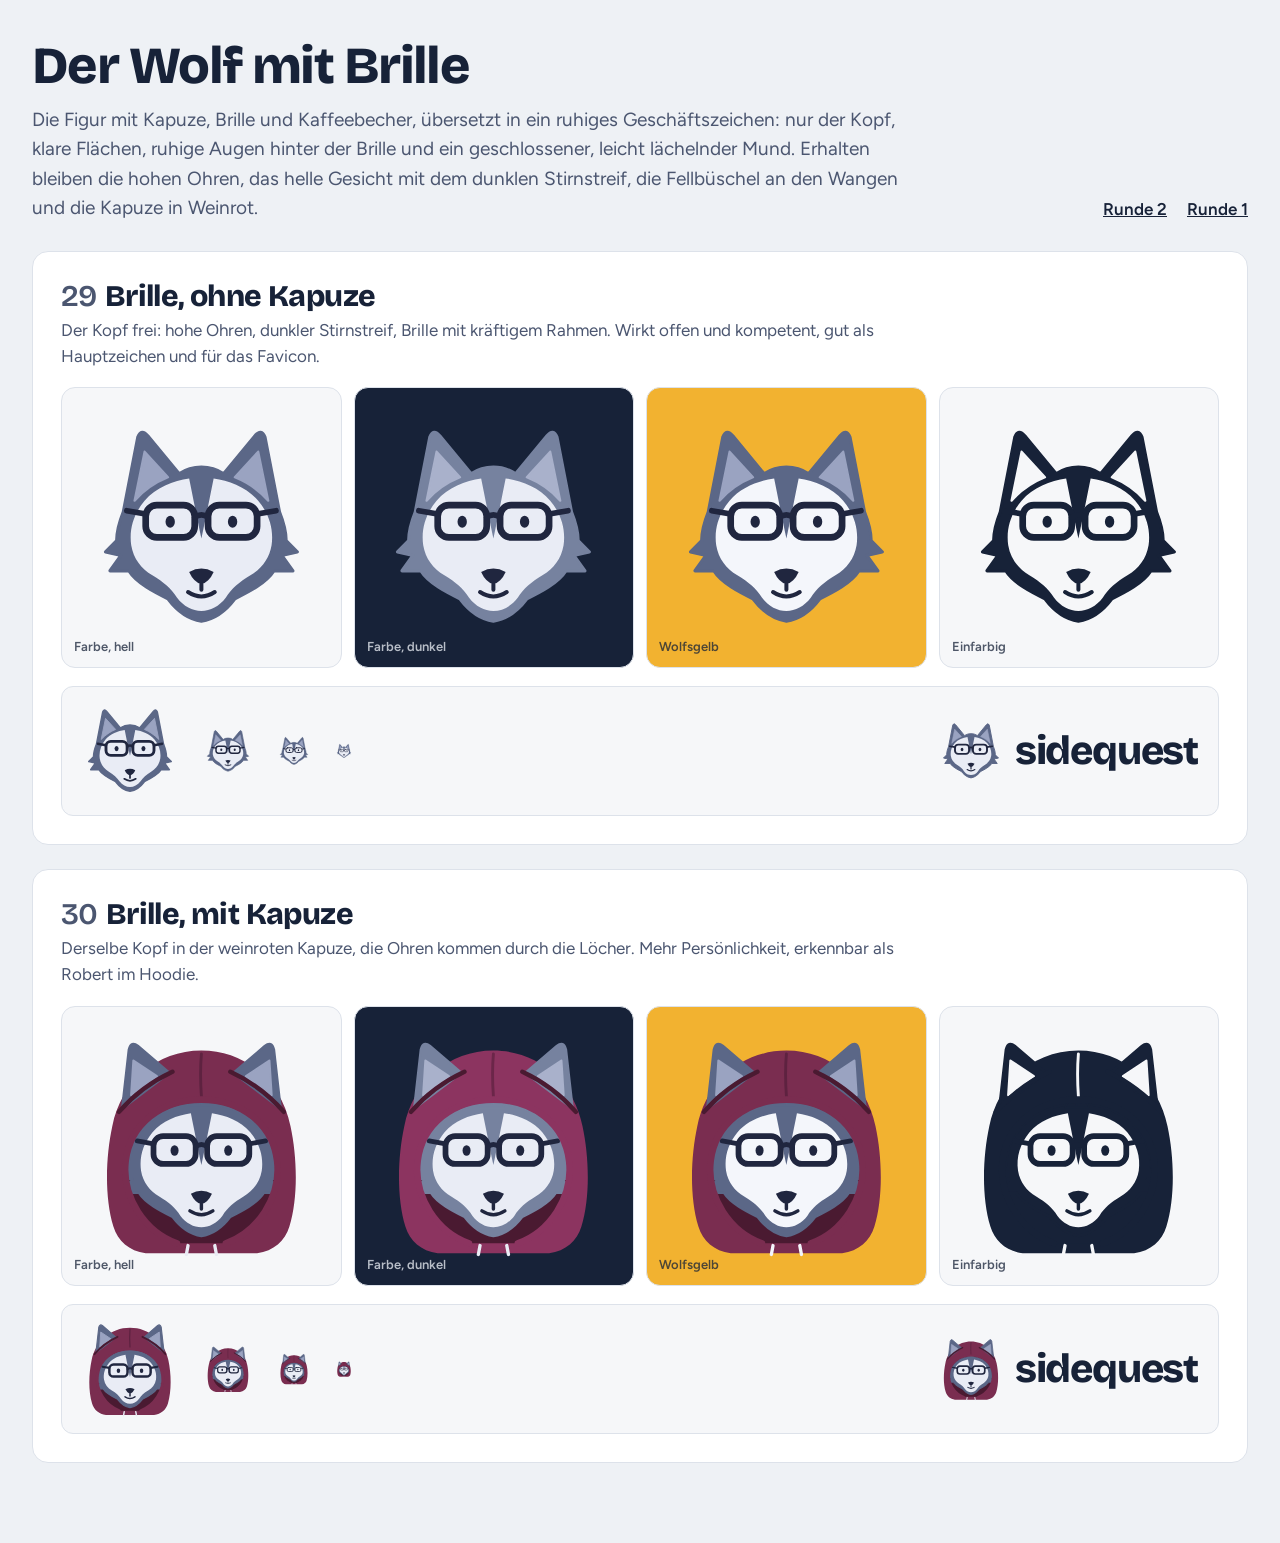
<file: logo-wolf-3/index.html>
<!doctype html>
<html lang="de">
<head>
<meta charset="utf-8">
<meta name="robots" content="noindex, nofollow">
<meta name="viewport" content="width=device-width, initial-scale=1">
<title>sidequest · Der Wolf mit Brille</title>
<link rel="stylesheet" href="../assets/fonts/fonts.css">
<style>
body{margin:0}
.lw{--page:#EEF1F5;--card:#FFFFFF;--ink:#172238;--soft:#4B5670;--line:#DDE2EA;background:var(--page);color:var(--ink);font-family:"Figtree",system-ui,sans-serif;font-size:17px;line-height:1.55;min-height:100vh}
.lw.alt{--page:#0F1522;--card:#172036;--ink:#EEF2F8;--soft:#AAB4C8;--line:#2A3550}
.lw a{color:var(--ink)}
.lw :focus-visible{outline:3px solid #F2B230;outline-offset:3px}
.s-hell{--fell:#5B6787;--ie:#9AA3C1;--maske:#E9ECF5;--linie:#20263F;--kap:#7A2D50;--kapi:#4A1A31;--naht:#5E2240;--wort:#172238;--bg:#F6F7F9;background:var(--bg)}
.s-dunkel{--fell:#76829F;--ie:#A9B1CB;--maske:#E9ECF5;--linie:#20263F;--kap:#8C3460;--kapi:#4A1A31;--naht:#6B2649;--wort:#EEF2F8;--bg:#172238;background:var(--bg)}
.s-gelb{--fell:#5B6787;--ie:#9AA3C1;--maske:#F4F6FB;--linie:#20263F;--kap:#7A2D50;--kapi:#4A1A31;--naht:#5E2240;--wort:#172238;--bg:#F2B230;background:var(--bg)}
.s-einfarbig{--fell:#172238;--ie:#F6F7F9;--maske:#F6F7F9;--linie:#172238;--kap:#172238;--kapi:#172238;--naht:#F6F7F9;--wort:#172238;--bg:#F6F7F9;background:var(--bg)}
.lw-wrap{max-width:1320px;margin:0 auto;padding:40px 32px 80px;box-sizing:border-box}
.lw-head{display:flex;justify-content:space-between;align-items:flex-end;gap:16px 40px;flex-wrap:wrap;margin-bottom:28px}
.lw-h1{margin:0;font-family:"Bricolage Grotesque",sans-serif;font-weight:800;font-size:52px;line-height:1.02;letter-spacing:-.03em}
.lw-lead{margin:12px 0 0;max-width:46em;color:var(--soft);font-size:19px}
.lw-links{display:flex;gap:20px;font-weight:600}
.lw-list{display:grid;gap:24px}
.lw-card{background:var(--card);border:1px solid var(--line);border-radius:16px;padding:28px;display:flex;flex-direction:column;gap:18px}
.lw-card h2{margin:0;font-family:"Bricolage Grotesque",sans-serif;font-weight:800;font-size:30px;line-height:1.1;letter-spacing:-.02em}
.lw-card h2 span{color:var(--soft);font-weight:600;margin-right:8px}
.lw-card p{margin:4px 0 0;color:var(--soft);font-size:17px;max-width:52em}
.lw-tiles{display:grid;grid-template-columns:repeat(4,minmax(0,1fr));gap:12px}
.lw-tile{aspect-ratio:1;border-radius:14px;display:grid;place-items:center;border:1px solid var(--line);position:relative}
.lw-tile svg{width:80%;height:80%}
.lw-tile small{position:absolute;left:12px;bottom:10px;font-size:13px;font-weight:600;color:var(--wort);opacity:.75}
.lw-strip{display:flex;align-items:center;gap:26px;flex-wrap:wrap;border-radius:12px;padding:16px 20px;border:1px solid var(--line)}
.lw-strip .mk96{width:96px;height:96px}
.lw-strip .mk48{width:48px;height:48px}
.lw-strip .mk32{width:32px;height:32px}
.lw-strip .mk16{width:16px;height:16px}
.lw-lockup{display:flex;align-items:center;gap:12px;margin-left:auto}
.lw-lockup svg{width:64px;height:64px}
.lw-lockup b{font-family:"Bricolage Grotesque",sans-serif;font-weight:800;font-size:40px;letter-spacing:-.03em;color:var(--wort)}
@media (max-width:800px){
.lw-wrap{padding:28px 16px 64px}
.lw-h1{font-size:36px}
.lw-tiles{grid-template-columns:repeat(2,minmax(0,1fr))}
.lw-lockup{margin-left:0}
}
</style>
</head>
<body>
<svg width="0" height="0" style="position:absolute" aria-hidden="true" focusable="false">
<defs>

<!-- 29 Brille: Kopf ohne Kapuze -->
<symbol id="w29-brille" viewBox="0 0 200 200">
<path d="M100 46 C108 46 114 48 120 52 L148 18 Q154 11 157 19 L170 86 C174 96 176 104 176 112 L186 122 L172 125 L182 139 L165 139 C158 150 142 158 130 164 C124 172 114 182 100 184 C86 182 76 172 70 164 C58 158 42 150 35 139 L18 139 L28 125 L14 122 L24 112 C24 104 26 96 30 86 L43 19 Q46 11 52 18 L80 52 C86 48 92 46 100 46 Z" fill="var(--fell)" stroke="var(--fell)" stroke-width="3" stroke-linejoin="round"/>
<path d="M49 32 L70 55 C60 59 48 67 40 76 Z M151 32 L130 55 C140 59 152 67 160 76 Z" fill="var(--ie)" stroke="var(--ie)" stroke-width="2" stroke-linejoin="round"/>
<path d="M100 110 C97 96 93 76 89 56 C75 58 59 64 49 76 C39 88 35 102 37 116 C39 128 46 137 56 143 C66 149 73 155 78 163 C84 171 92 175 100 175 C108 175 116 171 122 163 C127 155 134 149 144 143 C154 137 161 128 163 116 C165 102 161 88 151 76 C141 64 125 58 111 56 C107 76 103 96 100 110 Z" fill="var(--maske)"/>
<g fill="none" stroke="var(--linie)" stroke-linecap="round" stroke-linejoin="round">
<rect x="50" y="80" width="44" height="29" rx="10" stroke-width="6"/>
<rect x="106" y="80" width="44" height="29" rx="10" stroke-width="6"/>
<path d="M94 91 Q100 86.5 106 91 M50 88 L33 85 M150 88 L167 85" stroke-width="5"/>
<path d="M100 151 L100 156 M88 158 Q100 166 112 158" stroke-width="3.6"/>
</g>
<ellipse cx="72" cy="95" rx="4.2" ry="5.4" fill="var(--linie)"/>
<ellipse cx="128" cy="95" rx="4.2" ry="5.4" fill="var(--linie)"/>
<path d="M89 140 Q100 134 111 140 Q107 149 100 151 Q93 149 89 140 Z" fill="var(--linie)"/>
</symbol>

<!-- 30 Kapuze: derselbe Kopf in der Kapuze, Ohren durch die Löcher -->
<symbol id="w30-kapuze" viewBox="0 0 200 200">
<defs><clipPath id="w30-oeffnung"><path d="M100 58 C136 58 164 80 168 113 C172 146 150 177 122 187 L78 187 C50 177 28 146 32 113 C36 80 64 58 100 58 Z"/></clipPath></defs>
<path d="M100 14 C140 14 172 42 180 82 C186 110 187 146 179 172 C175 185 165 194 150 196 L50 196 C35 194 25 185 21 172 C13 146 14 110 20 82 C28 42 60 14 100 14 Z" fill="var(--kap)"/>
<path d="M100 17 C99 29 99 41 100 55" fill="none" stroke="var(--naht)" stroke-width="2.6" stroke-linecap="round"/>
<path d="M29 66 L35 13 Q37 5 43 10 L71 34 Z M171 66 L165 13 Q163 5 157 10 L129 34 Z" fill="var(--fell)" stroke="var(--fell)" stroke-width="2.4" stroke-linejoin="round"/>
<path d="M39 23 L60 37 L37 54 Z M161 23 L140 37 L163 54 Z" fill="var(--ie)" stroke="var(--ie)" stroke-width="2" stroke-linejoin="round"/>
<path d="M26 69 Q46 46 74 33 M174 69 Q154 46 126 33" fill="none" stroke="var(--kapi)" stroke-width="4" stroke-linecap="round"/>
<path d="M100 58 C136 58 164 80 168 113 C172 146 150 177 122 187 L78 187 C50 177 28 146 32 113 C36 80 64 58 100 58 Z" fill="var(--kapi)"/>
<g clip-path="url(#w30-oeffnung)"><g transform="matrix(.86 0 0 .86 14 22)">
<path d="M100 46 C128 46 156 58 170 86 C174 96 176 104 176 112 L186 122 L172 125 L182 139 L165 139 C158 150 142 158 130 164 C124 172 114 182 100 184 C86 182 76 172 70 164 C58 158 42 150 35 139 L18 139 L28 125 L14 122 L24 112 C24 104 26 96 30 86 C44 58 72 46 100 46 Z" fill="var(--fell)" stroke="var(--fell)" stroke-width="3" stroke-linejoin="round"/>
<path d="M86 50 C89 45 91 40 92 35 C95 39 97 43 98 47 C101 41 104 37 108 34 C108 40 109 45 111 50 Z" fill="var(--fell)" stroke="var(--fell)" stroke-width="2" stroke-linejoin="round"/>
<path d="M100 110 C97 96 93 76 89 56 C75 58 59 64 49 76 C39 88 35 102 37 116 C39 128 46 137 56 143 C66 149 73 155 78 163 C84 171 92 175 100 175 C108 175 116 171 122 163 C127 155 134 149 144 143 C154 137 161 128 163 116 C165 102 161 88 151 76 C141 64 125 58 111 56 C107 76 103 96 100 110 Z" fill="var(--maske)"/>
<g fill="none" stroke="var(--linie)" stroke-linecap="round" stroke-linejoin="round">
<rect x="50" y="80" width="44" height="29" rx="10" stroke-width="6"/>
<rect x="106" y="80" width="44" height="29" rx="10" stroke-width="6"/>
<path d="M94 91 Q100 86.5 106 91 M50 88 L33 85 M150 88 L167 85" stroke-width="5"/>
<path d="M100 151 L100 156 M88 158 Q100 166 112 158" stroke-width="3.6"/>
</g>
<ellipse cx="72" cy="95" rx="4.2" ry="5.4" fill="var(--linie)"/>
<ellipse cx="128" cy="95" rx="4.2" ry="5.4" fill="var(--linie)"/>
<path d="M89 140 Q100 134 111 140 Q107 149 100 151 Q93 149 89 140 Z" fill="var(--linie)"/>
</g></g>
<path d="M100 58 C136 58 164 80 168 113 C172 146 150 177 122 187 M78 187 C50 177 28 146 32 113 C36 80 64 58 100 58" fill="none" stroke="var(--kap)" stroke-width="6" stroke-linecap="round"/>
<path d="M88 189 L86.5 197 M112 189 L113.5 197" fill="none" stroke="var(--maske)" stroke-width="3" stroke-linecap="round"/>
</symbol>

</defs>
</svg>

<div class="lw" id="seite">
<div class="lw-wrap">
<header class="lw-head">
<div>
<h1 class="lw-h1">Der Wolf mit Brille</h1>
<p class="lw-lead">Die Figur mit Kapuze, Brille und Kaffeebecher, übersetzt in ein ruhiges Geschäftszeichen: nur der Kopf, klare Flächen, ruhige Augen hinter der Brille und ein geschlossener, leicht lächelnder Mund. Erhalten bleiben die hohen Ohren, das helle Gesicht mit dem dunklen Stirnstreif, die Fellbüschel an den Wangen und die Kapuze in Weinrot.</p>
</div>
<nav class="lw-links" aria-label="Weitere Seiten"><a href="../logo-wolf-2/index.html">Runde 2</a><a href="../logo-wolf/index.html">Runde 1</a></nav>
</header>
<div class="lw-list" id="lw-liste"></div>
</div>
</div>

<template id="lw-karte">
<article class="lw-card">
<div><h2><span></span></h2><p></p></div>
<div class="lw-tiles">
<div class="lw-tile s-hell"><svg role="img"><use width="100%" height="100%"/></svg><small>Farbe, hell</small></div>
<div class="lw-tile s-dunkel"><svg aria-hidden="true"><use width="100%" height="100%"/></svg><small>Farbe, dunkel</small></div>
<div class="lw-tile s-gelb"><svg aria-hidden="true"><use width="100%" height="100%"/></svg><small>Wolfsgelb</small></div>
<div class="lw-tile s-einfarbig"><svg aria-hidden="true"><use width="100%" height="100%"/></svg><small>Einfarbig</small></div>
</div>
<div class="lw-strip s-hell">
<svg class="mk96" aria-hidden="true"><use width="100%" height="100%"/></svg>
<svg class="mk48" aria-hidden="true"><use width="100%" height="100%"/></svg>
<svg class="mk32" aria-hidden="true"><use width="100%" height="100%"/></svg>
<svg class="mk16" aria-hidden="true"><use width="100%" height="100%"/></svg>
<span class="lw-lockup"><svg aria-hidden="true"><use width="100%" height="100%"/></svg><b>sidequest</b></span>
</div>
</article>
</template>

<script>
(function () {
  var seite = document.getElementById('seite');
  if (new URLSearchParams(location.search).get('modus') === 'alt') seite.classList.add('alt');
  var varianten = [
    ['w29-brille', '29', 'Brille, ohne Kapuze', 'Der Kopf frei: hohe Ohren, dunkler Stirnstreif, Brille mit kräftigem Rahmen. Wirkt offen und kompetent, gut als Hauptzeichen und für das Favicon.'],
    ['w30-kapuze', '30', 'Brille, mit Kapuze', 'Derselbe Kopf in der weinroten Kapuze, die Ohren kommen durch die Löcher. Mehr Persönlichkeit, erkennbar als Robert im Hoodie.']
  ];
  var vorlage = document.getElementById('lw-karte');
  var liste = document.getElementById('lw-liste');
  varianten.forEach(function (v) {
    var k = vorlage.content.cloneNode(true);
    k.querySelector('h2 span').textContent = v[1];
    k.querySelector('h2').append(v[2]);
    k.querySelector('p').textContent = v[3];
    k.querySelectorAll('use').forEach(function (u) { u.setAttribute('href', '#' + v[0]); });
    k.querySelector('svg[role="img"]').setAttribute('aria-label', 'Wolf-Logo Variante ' + v[1] + ', ' + v[2]);
    liste.append(k);
  });
})();
</script>
</body>
</html>
</file>
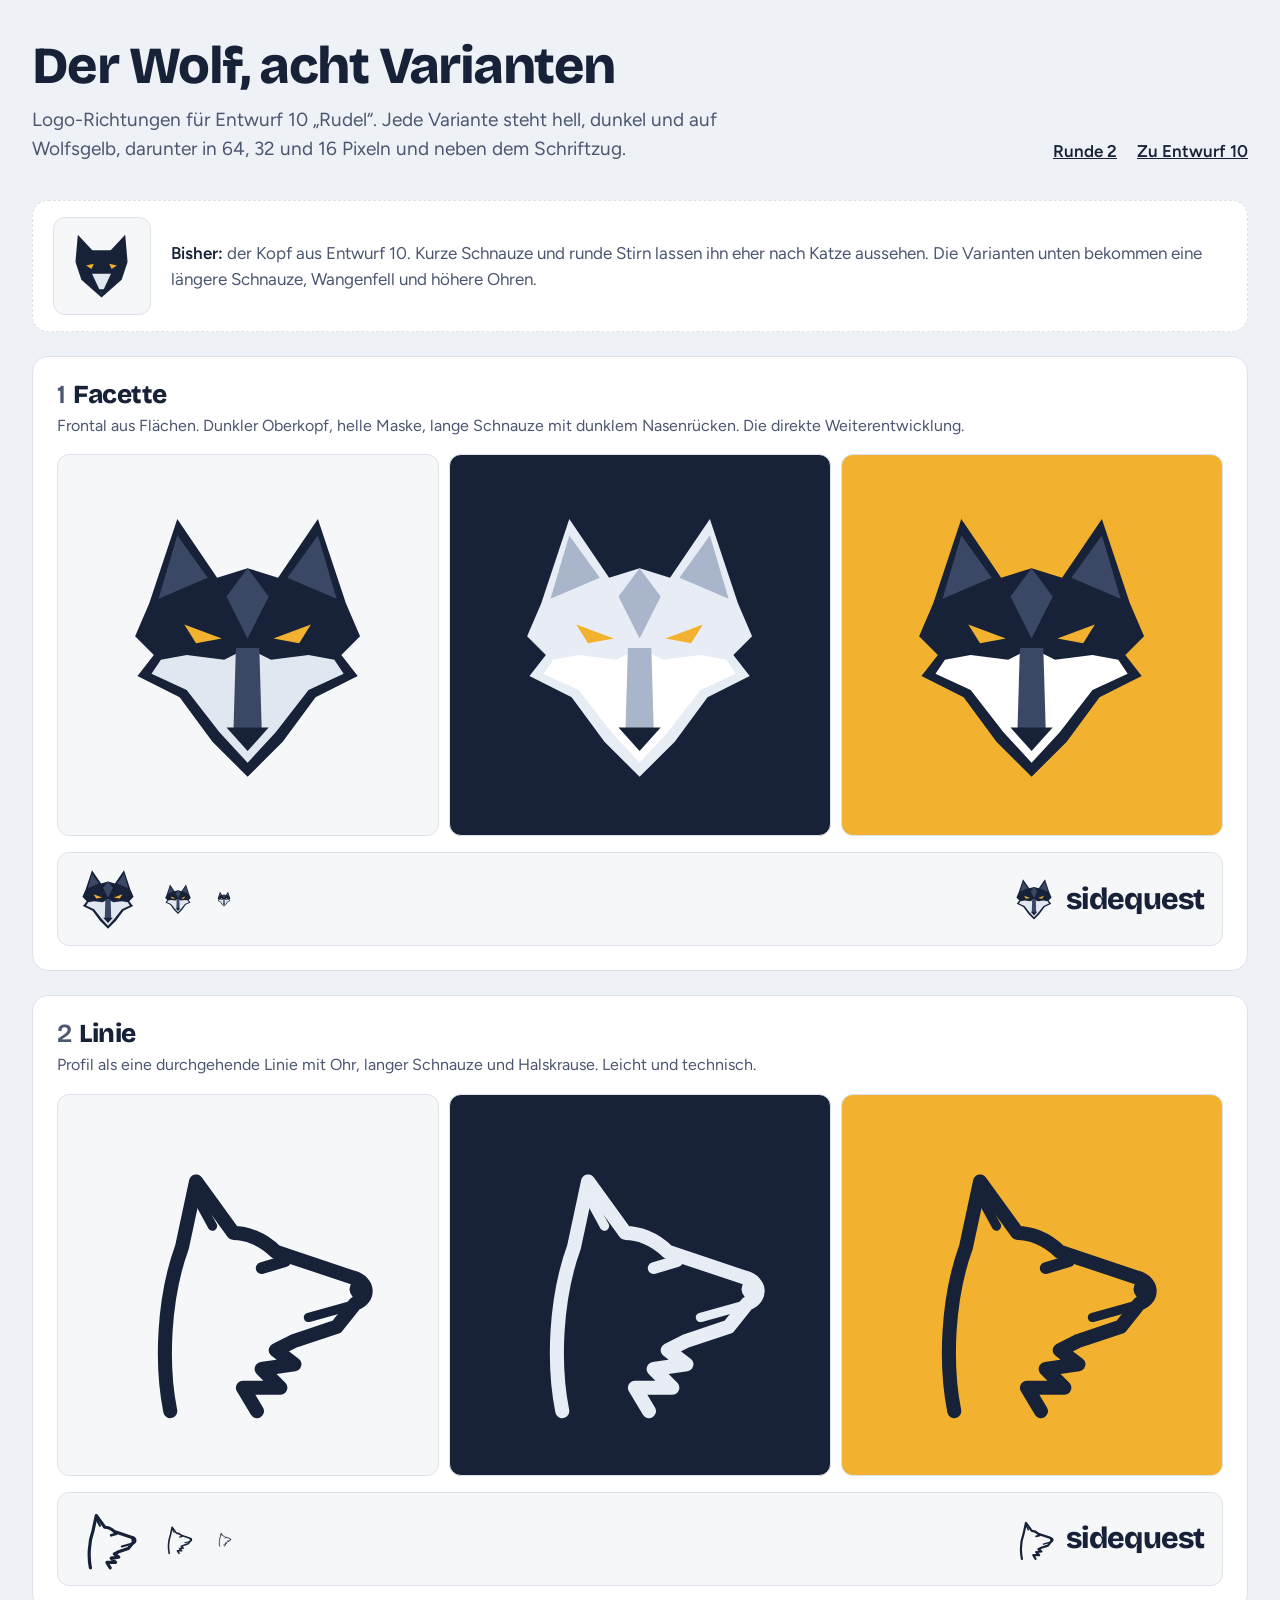
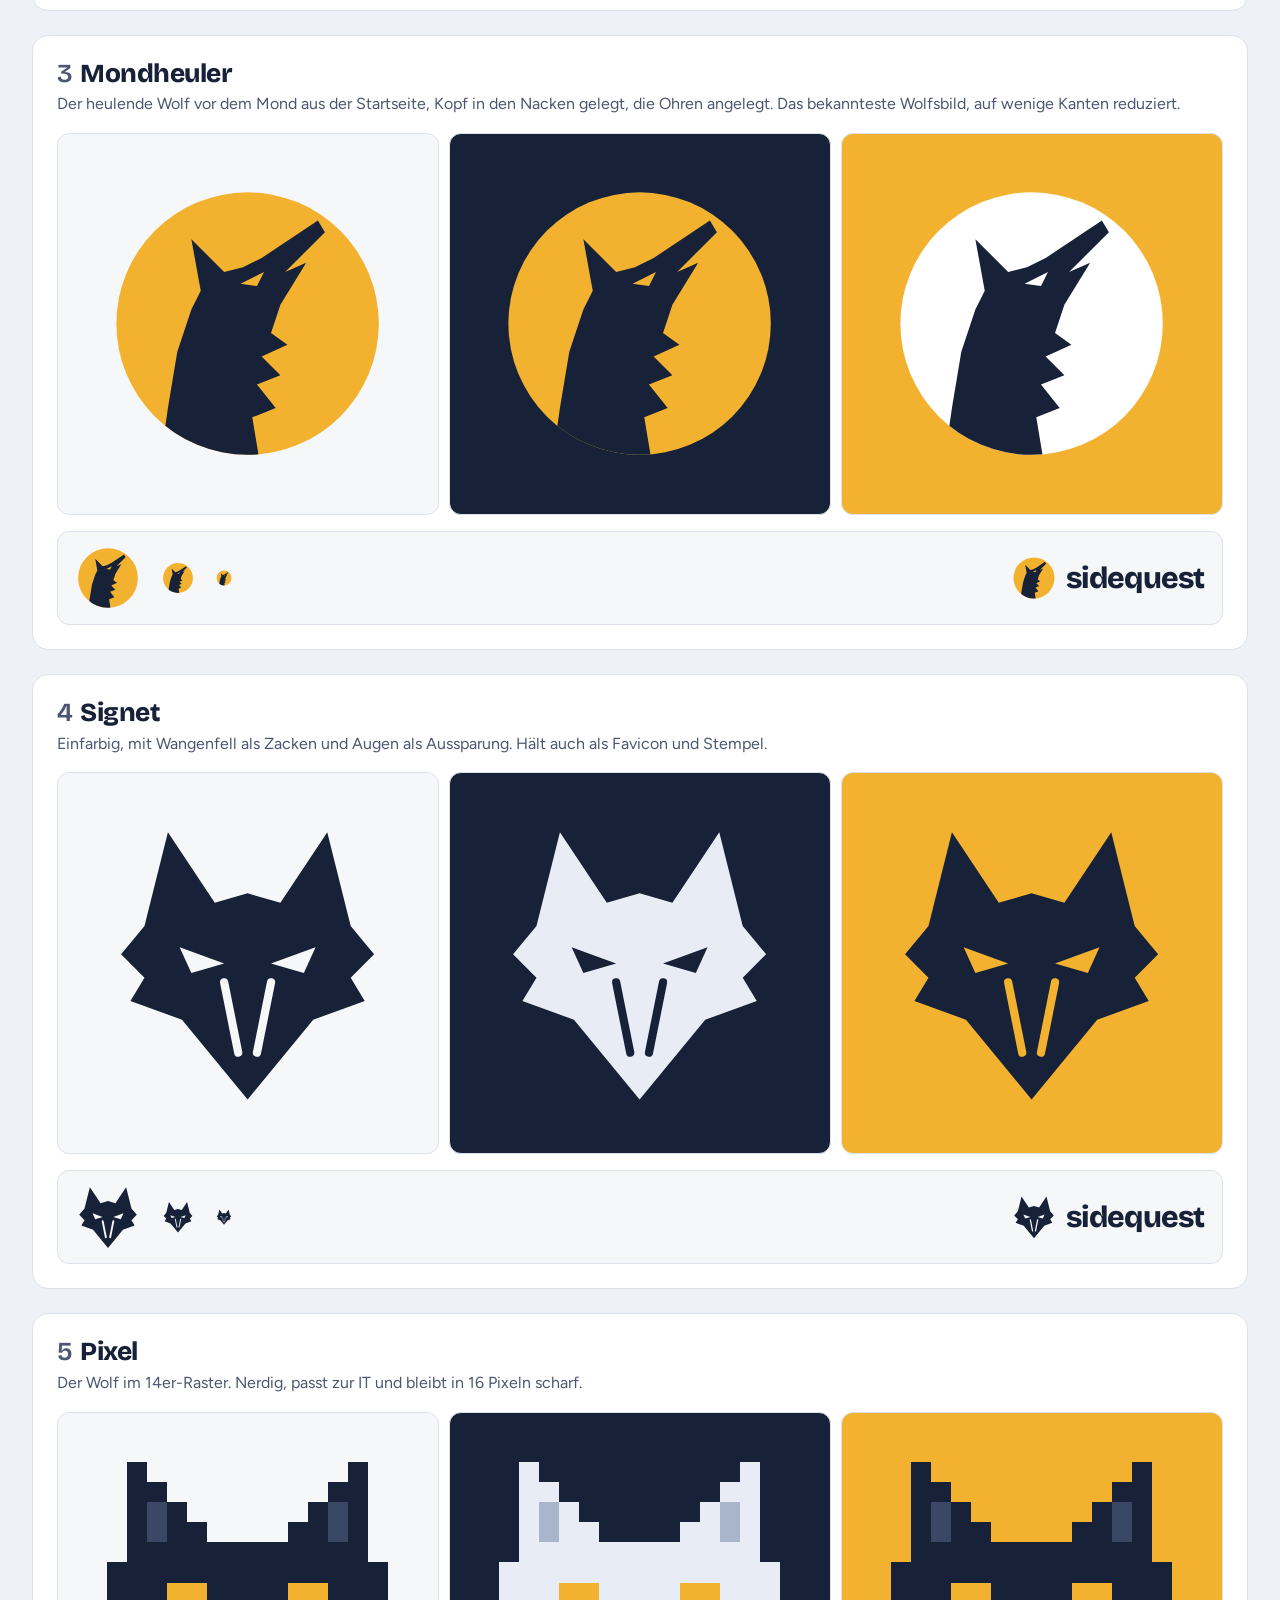
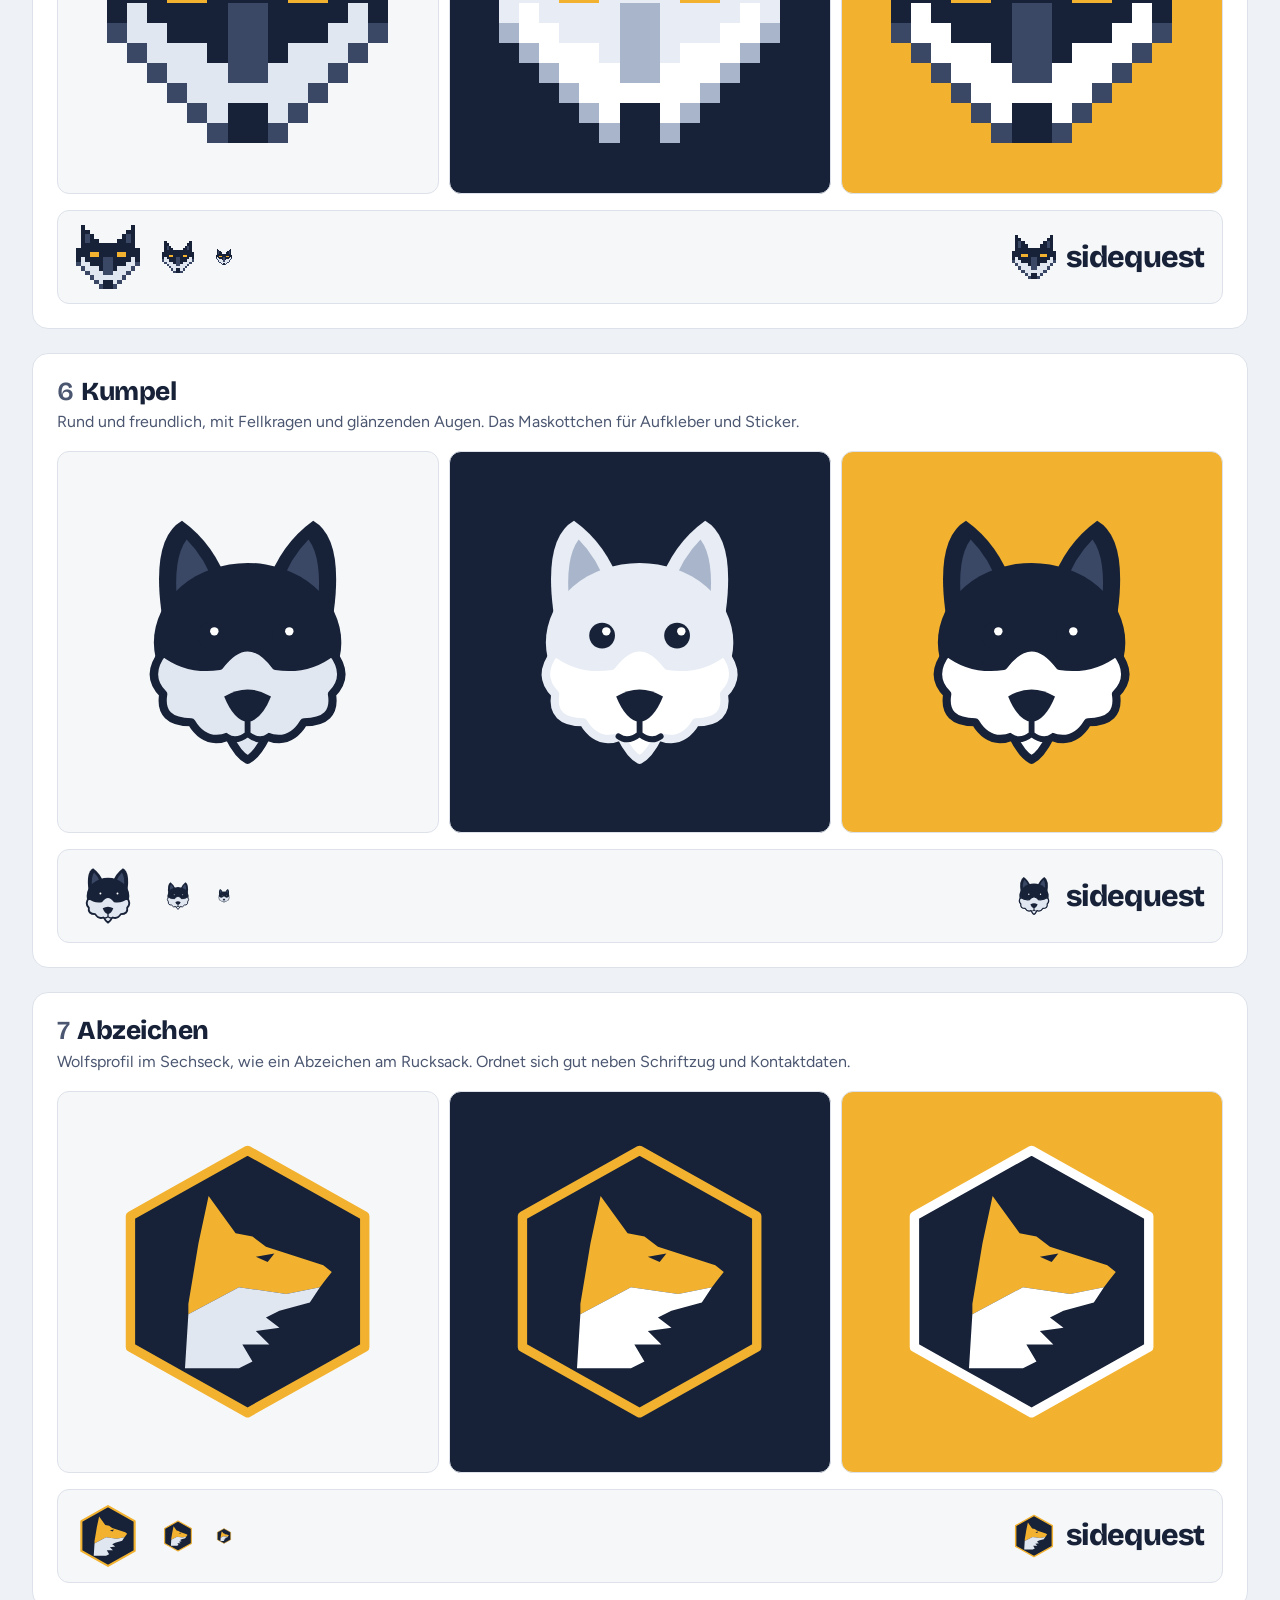
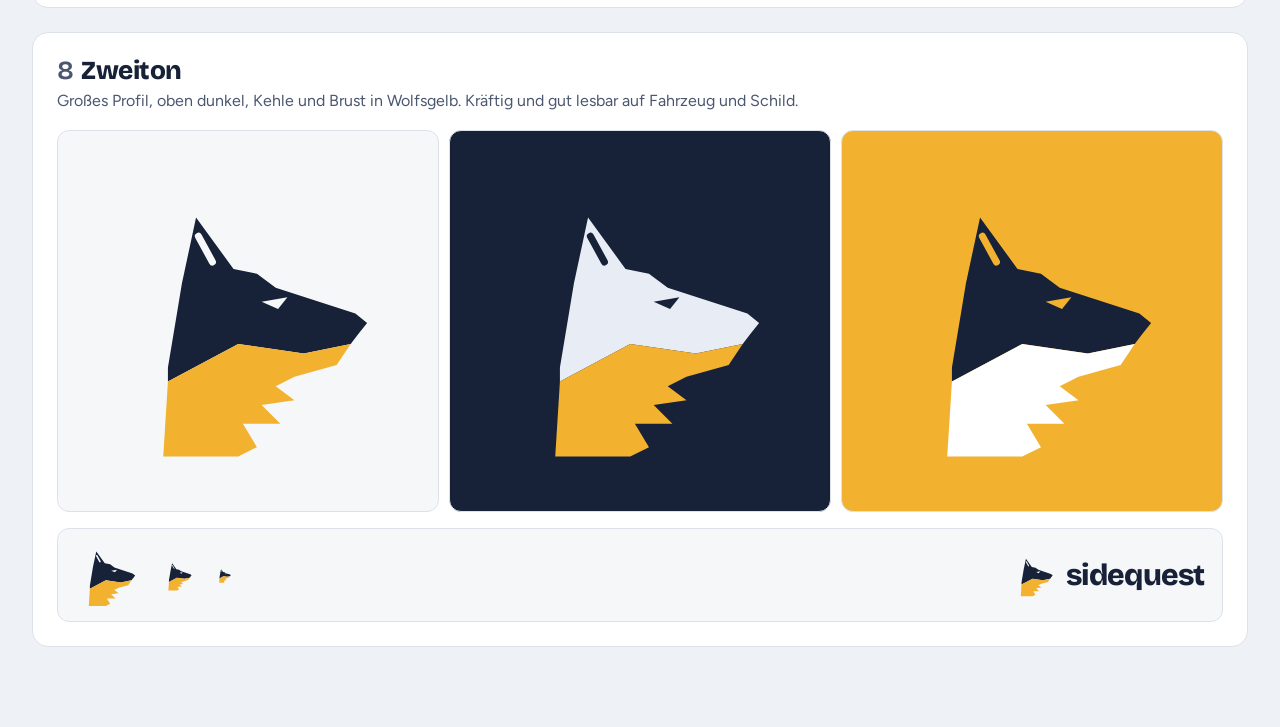
<file: logo-wolf/index.html>
<!doctype html>
<html lang="de">
<head>
<meta charset="utf-8">
<meta name="robots" content="noindex, nofollow">
<meta name="viewport" content="width=device-width, initial-scale=1">
<title>sidequest · Wolf-Logos für Entwurf 10</title>
<link rel="stylesheet" href="../assets/fonts/fonts.css">
<style>
body{margin:0}
.lw{--page:#EEF1F5;--card:#FFFFFF;--ink:#172238;--soft:#4B5670;--line:#DDE2EA;background:var(--page);color:var(--ink);font-family:"Figtree",system-ui,sans-serif;font-size:17px;line-height:1.55;min-height:100vh}
.lw.alt{--page:#0F1522;--card:#172036;--ink:#EEF2F8;--soft:#AAB4C8;--line:#2A3550}
.lw a{color:var(--ink)}
.lw :focus-visible{outline:3px solid #F2B230;outline-offset:3px}
.s-hell{--d:#172238;--m:#3A4866;--l:#E1E7F0;--a:#F2B230;--n:#172238;--mo:#F2B230;--s:#172238;--bg:#F6F7F9;background:var(--bg)}
.s-dunkel{--d:#E8EDF5;--m:#A9B5CA;--l:#FFFFFF;--a:#F2B230;--n:#172238;--mo:#F2B230;--s:#172238;--bg:#172238;background:var(--bg)}
.s-gelb{--d:#172238;--m:#3A4866;--l:#FFFFFF;--a:#F2B230;--n:#172238;--mo:#FFFFFF;--s:#172238;--bg:#F2B230;background:var(--bg)}
.lw-wrap{max-width:1320px;margin:0 auto;padding:40px 32px 80px;box-sizing:border-box}
.lw-head{display:flex;justify-content:space-between;align-items:flex-end;gap:16px 40px;flex-wrap:wrap;margin-bottom:36px}
.lw-h1{margin:0;font-family:"Bricolage Grotesque",sans-serif;font-weight:800;font-size:52px;line-height:1.02;letter-spacing:-.03em}
.lw-lead{margin:12px 0 0;max-width:40em;color:var(--soft);font-size:19px}
.lw-back{font-weight:600}
.lw-grid{display:grid;grid-template-columns:repeat(auto-fit,minmax(min(600px,100%),1fr));gap:24px}
.lw-card{background:var(--card);border:1px solid var(--line);border-radius:16px;padding:24px;display:flex;flex-direction:column;gap:16px}
.lw-card h2{margin:0;font-family:"Bricolage Grotesque",sans-serif;font-weight:800;font-size:26px;line-height:1.1;letter-spacing:-.02em}
.lw-card h2 span{color:var(--soft);font-weight:600;margin-right:8px}
.lw-card p{margin:4px 0 0;color:var(--soft);font-size:16px}
.lw-tiles{display:grid;grid-template-columns:repeat(3,minmax(0,1fr));gap:10px}
.lw-tile{aspect-ratio:1;border-radius:12px;display:grid;place-items:center;border:1px solid var(--line)}
.lw-tile svg{width:74%;height:74%}
.lw-tile span{display:none}
.lw-strip{display:flex;align-items:center;gap:22px;flex-wrap:wrap;border-radius:12px;padding:14px 18px;border:1px solid var(--line)}
.lw-strip .mk64{width:64px;height:64px}
.lw-strip .mk32{width:32px;height:32px}
.lw-strip .mk16{width:16px;height:16px}
.lw-lockup{display:flex;align-items:center;gap:10px;margin-left:auto}
.lw-lockup svg{width:44px;height:44px}
.lw-lockup b{font-family:"Bricolage Grotesque",sans-serif;font-weight:800;font-size:30px;letter-spacing:-.03em;color:var(--d)}
.lw-old{display:flex;gap:20px;align-items:center;background:var(--card);border:1px dashed var(--line);border-radius:16px;padding:16px 20px;margin-bottom:24px}
.lw-old .lw-tile{width:96px;flex:none}
.lw-old p{margin:0;color:var(--soft)}
.lw-old b{color:var(--ink)}
@media (max-width:700px){
.lw-wrap{padding:28px 16px 64px}
.lw-h1{font-size:36px}
.lw-lockup{margin-left:0}
}
</style>
</head>
<body>
<svg width="0" height="0" style="position:absolute" aria-hidden="true" focusable="false">
<defs>
<!-- 00 Bisher: der Kopf aus Entwurf 10, zum Vergleich -->
<symbol id="w00-bisher" viewBox="0 0 120 120">
<polygon points="20,8 48,38 16,54" fill="var(--d)"/><polygon points="100,8 72,38 104,54" fill="var(--d)"/>
<polygon points="16,54 44,34 76,34 104,54 94,84 60,114 26,84" fill="var(--d)"/>
<polygon points="44,74 76,74 60,108" fill="var(--l)"/>
<polygon points="34,60 47,57 43,66" fill="var(--a)"/><polygon points="86,60 73,57 77,66" fill="var(--a)"/>
<polygon points="54,100 66,100 60,108" fill="var(--n)"/>
</symbol>

<!-- 01 Facette: frontal, Maske aus dunklem Oberkopf und hellem Gesicht, lange Schnauze -->
<symbol id="w01-facette" viewBox="0 0 120 120">
<polygon points="30,6 47,31 60,27 73,31 90,6 102,42 108,56 100,64 107,73 89,82 75,101 60,116 45,101 31,82 13,73 20,64 12,56 18,42" fill="var(--d)"/>
<polygon points="30,13 43,31 22,40" fill="var(--m)"/><polygon points="90,13 77,31 98,40" fill="var(--m)"/>
<polygon points="60,27 51,39 60,57 69,39" fill="var(--m)"/>
<polygon points="19,72 23,66 34,64 50,66 60,61 70,66 86,64 97,66 101,72 86,79 72,97 60,110 48,97 34,79" fill="var(--l)"/>
<polygon points="55,61 65,61 66,95 60,99 54,95" fill="var(--m)"/>
<polygon points="51,95 69,95 60,105" fill="var(--n)"/>
<polygon points="33,51 49,57 38,59" fill="var(--a)"/><polygon points="87,51 71,57 82,59" fill="var(--a)"/>
</symbol>

<!-- 02 Linie: Profil als eine durchgehende Linie -->
<symbol id="w02-linie" viewBox="0 0 120 120">
<path d="M27 114 C23 94 24 66 32 44 L38 16 L54 38 C59 38 66 40 72 46 L105 57 C112 59 112 66 106 68 L98 78 L80 84 L72 88 L80 94 L66 96 L74 104 L58 104 L64 114" fill="none" stroke="var(--d)" stroke-width="6" stroke-linecap="round" stroke-linejoin="round"/>
<path d="M39 24 L45 35 M104 69 L86 74" fill="none" stroke="var(--d)" stroke-width="4" stroke-linecap="round"/>
<path d="M66 53 L76 50" fill="none" stroke="var(--d)" stroke-width="5" stroke-linecap="round"/>
<circle cx="108" cy="62" r="4.5" fill="var(--d)"/>
</symbol>

<!-- 03 Mondheuler: heulender Wolf vor dem Mond -->
<symbol id="w03-mondheuler" viewBox="0 0 120 120">
<defs><clipPath id="w03-mond"><circle cx="60" cy="60" r="56"/></clipPath></defs>
<circle cx="60" cy="60" r="56" fill="var(--mo)"/>
<polygon clip-path="url(#w03-mond)" points="90,16 93,21 76,38 85,34 74,52 70,64 77,69 66,74 74,82 64,86 72,96 62,100 66,124 22,124 26,96 30,72 36,54 40,46 36,24 50,38 58,36 66,32" fill="var(--s)"/>
<polygon points="57,43 67,38 64,44" fill="var(--mo)"/>
</symbol>

<!-- 04 Signet: einfarbig, mit Wangenfell und Augen als Aussparung -->
<symbol id="w04-signet" viewBox="0 0 120 120">
<polygon points="26,4 46,34 60,30 74,34 94,4 104,44 114,56 104,66 110,76 88,84 60,118 32,84 10,76 16,66 6,56 16,44" fill="var(--d)"/>
<polygon points="31,53 50,60 36,64" fill="var(--bg)"/><polygon points="89,53 70,60 84,64" fill="var(--bg)"/>
<path d="M50 68 L56 98 M70 68 L64 98" fill="none" stroke="var(--bg)" stroke-width="3.5" stroke-linecap="round"/>
</symbol>

<!-- 05 Pixel: 14 mal 14 Raster -->
<symbol id="w05-pixel" viewBox="0 0 14 14">
<g shape-rendering="crispEdges"><rect x="1" y="0" width="1" height="1" fill="var(--d)"/><rect x="12" y="0" width="1" height="1" fill="var(--d)"/><rect x="1" y="1" width="1" height="1" fill="var(--d)"/><rect x="2" y="1" width="1" height="1" fill="var(--d)"/><rect x="11" y="1" width="1" height="1" fill="var(--d)"/><rect x="12" y="1" width="1" height="1" fill="var(--d)"/><rect x="1" y="2" width="1" height="1" fill="var(--d)"/><rect x="2" y="2" width="1" height="1" fill="var(--m)"/><rect x="3" y="2" width="1" height="1" fill="var(--d)"/><rect x="10" y="2" width="1" height="1" fill="var(--d)"/><rect x="11" y="2" width="1" height="1" fill="var(--m)"/><rect x="12" y="2" width="1" height="1" fill="var(--d)"/><rect x="1" y="3" width="1" height="1" fill="var(--d)"/><rect x="2" y="3" width="1" height="1" fill="var(--m)"/><rect x="3" y="3" width="1" height="1" fill="var(--d)"/><rect x="4" y="3" width="1" height="1" fill="var(--d)"/><rect x="9" y="3" width="1" height="1" fill="var(--d)"/><rect x="10" y="3" width="1" height="1" fill="var(--d)"/><rect x="11" y="3" width="1" height="1" fill="var(--m)"/><rect x="12" y="3" width="1" height="1" fill="var(--d)"/><rect x="1" y="4" width="1" height="1" fill="var(--d)"/><rect x="2" y="4" width="1" height="1" fill="var(--d)"/><rect x="3" y="4" width="1" height="1" fill="var(--d)"/><rect x="4" y="4" width="1" height="1" fill="var(--d)"/><rect x="5" y="4" width="1" height="1" fill="var(--d)"/><rect x="6" y="4" width="1" height="1" fill="var(--d)"/><rect x="7" y="4" width="1" height="1" fill="var(--d)"/><rect x="8" y="4" width="1" height="1" fill="var(--d)"/><rect x="9" y="4" width="1" height="1" fill="var(--d)"/><rect x="10" y="4" width="1" height="1" fill="var(--d)"/><rect x="11" y="4" width="1" height="1" fill="var(--d)"/><rect x="12" y="4" width="1" height="1" fill="var(--d)"/><rect x="0" y="5" width="1" height="1" fill="var(--d)"/><rect x="1" y="5" width="1" height="1" fill="var(--d)"/><rect x="2" y="5" width="1" height="1" fill="var(--d)"/><rect x="3" y="5" width="1" height="1" fill="var(--d)"/><rect x="4" y="5" width="1" height="1" fill="var(--d)"/><rect x="5" y="5" width="1" height="1" fill="var(--d)"/><rect x="6" y="5" width="1" height="1" fill="var(--d)"/><rect x="7" y="5" width="1" height="1" fill="var(--d)"/><rect x="8" y="5" width="1" height="1" fill="var(--d)"/><rect x="9" y="5" width="1" height="1" fill="var(--d)"/><rect x="10" y="5" width="1" height="1" fill="var(--d)"/><rect x="11" y="5" width="1" height="1" fill="var(--d)"/><rect x="12" y="5" width="1" height="1" fill="var(--d)"/><rect x="13" y="5" width="1" height="1" fill="var(--d)"/><rect x="0" y="6" width="1" height="1" fill="var(--d)"/><rect x="1" y="6" width="1" height="1" fill="var(--d)"/><rect x="2" y="6" width="1" height="1" fill="var(--d)"/><rect x="3" y="6" width="1" height="1" fill="var(--a)"/><rect x="4" y="6" width="1" height="1" fill="var(--a)"/><rect x="5" y="6" width="1" height="1" fill="var(--d)"/><rect x="6" y="6" width="1" height="1" fill="var(--d)"/><rect x="7" y="6" width="1" height="1" fill="var(--d)"/><rect x="8" y="6" width="1" height="1" fill="var(--d)"/><rect x="9" y="6" width="1" height="1" fill="var(--a)"/><rect x="10" y="6" width="1" height="1" fill="var(--a)"/><rect x="11" y="6" width="1" height="1" fill="var(--d)"/><rect x="12" y="6" width="1" height="1" fill="var(--d)"/><rect x="13" y="6" width="1" height="1" fill="var(--d)"/><rect x="0" y="7" width="1" height="1" fill="var(--d)"/><rect x="1" y="7" width="1" height="1" fill="var(--l)"/><rect x="2" y="7" width="1" height="1" fill="var(--d)"/><rect x="3" y="7" width="1" height="1" fill="var(--d)"/><rect x="4" y="7" width="1" height="1" fill="var(--d)"/><rect x="5" y="7" width="1" height="1" fill="var(--d)"/><rect x="6" y="7" width="1" height="1" fill="var(--m)"/><rect x="7" y="7" width="1" height="1" fill="var(--m)"/><rect x="8" y="7" width="1" height="1" fill="var(--d)"/><rect x="9" y="7" width="1" height="1" fill="var(--d)"/><rect x="10" y="7" width="1" height="1" fill="var(--d)"/><rect x="11" y="7" width="1" height="1" fill="var(--d)"/><rect x="12" y="7" width="1" height="1" fill="var(--l)"/><rect x="13" y="7" width="1" height="1" fill="var(--d)"/><rect x="0" y="8" width="1" height="1" fill="var(--m)"/><rect x="1" y="8" width="1" height="1" fill="var(--l)"/><rect x="2" y="8" width="1" height="1" fill="var(--l)"/><rect x="3" y="8" width="1" height="1" fill="var(--d)"/><rect x="4" y="8" width="1" height="1" fill="var(--d)"/><rect x="5" y="8" width="1" height="1" fill="var(--d)"/><rect x="6" y="8" width="1" height="1" fill="var(--m)"/><rect x="7" y="8" width="1" height="1" fill="var(--m)"/><rect x="8" y="8" width="1" height="1" fill="var(--d)"/><rect x="9" y="8" width="1" height="1" fill="var(--d)"/><rect x="10" y="8" width="1" height="1" fill="var(--d)"/><rect x="11" y="8" width="1" height="1" fill="var(--l)"/><rect x="12" y="8" width="1" height="1" fill="var(--l)"/><rect x="13" y="8" width="1" height="1" fill="var(--m)"/><rect x="1" y="9" width="1" height="1" fill="var(--m)"/><rect x="2" y="9" width="1" height="1" fill="var(--l)"/><rect x="3" y="9" width="1" height="1" fill="var(--l)"/><rect x="4" y="9" width="1" height="1" fill="var(--l)"/><rect x="5" y="9" width="1" height="1" fill="var(--d)"/><rect x="6" y="9" width="1" height="1" fill="var(--m)"/><rect x="7" y="9" width="1" height="1" fill="var(--m)"/><rect x="8" y="9" width="1" height="1" fill="var(--d)"/><rect x="9" y="9" width="1" height="1" fill="var(--l)"/><rect x="10" y="9" width="1" height="1" fill="var(--l)"/><rect x="11" y="9" width="1" height="1" fill="var(--l)"/><rect x="12" y="9" width="1" height="1" fill="var(--m)"/><rect x="2" y="10" width="1" height="1" fill="var(--m)"/><rect x="3" y="10" width="1" height="1" fill="var(--l)"/><rect x="4" y="10" width="1" height="1" fill="var(--l)"/><rect x="5" y="10" width="1" height="1" fill="var(--l)"/><rect x="6" y="10" width="1" height="1" fill="var(--m)"/><rect x="7" y="10" width="1" height="1" fill="var(--m)"/><rect x="8" y="10" width="1" height="1" fill="var(--l)"/><rect x="9" y="10" width="1" height="1" fill="var(--l)"/><rect x="10" y="10" width="1" height="1" fill="var(--l)"/><rect x="11" y="10" width="1" height="1" fill="var(--m)"/><rect x="3" y="11" width="1" height="1" fill="var(--m)"/><rect x="4" y="11" width="1" height="1" fill="var(--l)"/><rect x="5" y="11" width="1" height="1" fill="var(--l)"/><rect x="6" y="11" width="1" height="1" fill="var(--l)"/><rect x="7" y="11" width="1" height="1" fill="var(--l)"/><rect x="8" y="11" width="1" height="1" fill="var(--l)"/><rect x="9" y="11" width="1" height="1" fill="var(--l)"/><rect x="10" y="11" width="1" height="1" fill="var(--m)"/><rect x="4" y="12" width="1" height="1" fill="var(--m)"/><rect x="5" y="12" width="1" height="1" fill="var(--l)"/><rect x="6" y="12" width="1" height="1" fill="var(--n)"/><rect x="7" y="12" width="1" height="1" fill="var(--n)"/><rect x="8" y="12" width="1" height="1" fill="var(--l)"/><rect x="9" y="12" width="1" height="1" fill="var(--m)"/><rect x="5" y="13" width="1" height="1" fill="var(--m)"/><rect x="6" y="13" width="1" height="1" fill="var(--n)"/><rect x="7" y="13" width="1" height="1" fill="var(--n)"/><rect x="8" y="13" width="1" height="1" fill="var(--m)"/></g>
</symbol>

<!-- 06 Kumpel: rund und freundlich -->
<symbol id="w06-kumpel" viewBox="0 0 120 120">
<path d="M24 52 Q18 16 32 8 Q46 18 52 36 Z" fill="var(--d)"/><path d="M96 52 Q102 16 88 8 Q74 18 68 36 Z" fill="var(--d)"/>
<path d="M30 44 Q28 24 34 16 Q42 24 46 36 Z" fill="var(--m)"/><path d="M90 44 Q92 24 86 16 Q78 24 74 36 Z" fill="var(--m)"/>
<ellipse cx="60" cy="60" rx="40" ry="34" fill="var(--d)"/>
<path d="M24 64 Q16 74 24 82 Q22 94 36 94 Q42 104 52 100 Q56 108 60 110 Q64 108 68 100 Q78 104 84 94 Q98 94 96 82 Q104 74 96 64 Q86 72 72 70 Q66 62 60 62 Q54 62 48 70 Q34 72 24 64 Z" fill="var(--l)" stroke="var(--d)" stroke-width="3.5" stroke-linejoin="round"/>
<ellipse cx="60" cy="84" rx="14" ry="19" fill="var(--l)"/>
<circle cx="44" cy="57" r="5.5" fill="var(--n)"/><circle cx="76" cy="57" r="5.5" fill="var(--n)"/>
<circle cx="45.8" cy="55.2" r="1.8" fill="#FFFFFF"/><circle cx="77.8" cy="55.2" r="1.8" fill="#FFFFFF"/>
<path d="M50 83 Q60 77 70 83 Q66 93 60 94 Q54 93 50 83 Z" fill="var(--n)"/>
<path d="M60 94 L60 99 M60 99 Q55 103 51 100 M60 99 Q65 103 69 100" fill="none" stroke="var(--n)" stroke-width="2.5" stroke-linecap="round"/>
</symbol>

<!-- 07 Abzeichen: Profil im Sechseck -->
<symbol id="w07-abzeichen" viewBox="0 0 120 120">
<polygon points="60,4 110,32 110,88 60,116 10,88 10,32" fill="var(--s)" stroke="var(--mo)" stroke-width="4" stroke-linejoin="round"/>
<g transform="translate(16 12) scale(.72)">
<polygon points="38,16 54,38 64,40 72,46 106,57 111,61 107,66 104,70 84,74 56,70 26,86 26,80 30,56 32,44" fill="var(--a)"/>
<polygon points="104,70 98,79 80,84 72,88 80,94 66,96 74,104 58,104 64,114 56,118 24,118 26,86 56,70 84,74" fill="var(--l)"/>
<polygon points="66,52 77,50 73,55" fill="var(--s)"/>
</g>
</symbol>

<!-- 08 Zweiton: Profil, oben dunkel, Kehle hell -->
<symbol id="w08-zweiton" viewBox="0 0 120 120">
<polygon points="38,16 54,38 64,40 72,46 106,57 111,61 107,66 104,70 84,74 56,70 26,86 26,80 30,56 32,44" fill="var(--d)"/>
<polygon points="104,70 98,79 80,84 72,88 80,94 66,96 74,104 58,104 64,114 56,118 24,118 26,86 56,70 84,74" fill="var(--mo)"/>
<polygon points="66,52 77,50 73,55" fill="var(--bg)"/>
<path d="M39 24 L45 35" fill="none" stroke="var(--bg)" stroke-width="3" stroke-linecap="round"/>
</symbol>
</defs>
</svg>

<div class="lw" id="seite">
<div class="lw-wrap">
<header class="lw-head">
<div>
<h1 class="lw-h1">Der Wolf, acht Varianten</h1>
<p class="lw-lead">Logo-Richtungen für Entwurf 10 „Rudel“. Jede Variante steht hell, dunkel und auf Wolfsgelb, darunter in 64, 32 und 16 Pixeln und neben dem Schriftzug.</p>
</div>
<span style="display:flex;gap:20px;font-weight:600"><a href="../logo-wolf-2/index.html">Runde 2</a><a class="lw-back" href="../10-rudel/index.html">Zu Entwurf 10</a></span>
</header>

<div class="lw-old">
<div class="lw-tile s-hell"><svg aria-hidden="true"><use href="#w00-bisher" width="100%" height="100%"/></svg></div>
<p><b>Bisher:</b> der Kopf aus Entwurf 10. Kurze Schnauze und runde Stirn lassen ihn eher nach Katze aussehen. Die Varianten unten bekommen eine längere Schnauze, Wangenfell und höhere Ohren.</p>
</div>

<div class="lw-grid" id="lw-grid"></div>
</div>
</div>

<template id="lw-karte">
<article class="lw-card">
<div><h2><span></span></h2><p></p></div>
<div class="lw-tiles">
<div class="lw-tile s-hell"><svg role="img"><use width="100%" height="100%"/></svg></div>
<div class="lw-tile s-dunkel"><svg aria-hidden="true"><use width="100%" height="100%"/></svg></div>
<div class="lw-tile s-gelb"><svg aria-hidden="true"><use width="100%" height="100%"/></svg></div>
</div>
<div class="lw-strip s-hell">
<svg class="mk64" aria-hidden="true"><use width="100%" height="100%"/></svg>
<svg class="mk32" aria-hidden="true"><use width="100%" height="100%"/></svg>
<svg class="mk16" aria-hidden="true"><use width="100%" height="100%"/></svg>
<span class="lw-lockup"><svg aria-hidden="true"><use width="100%" height="100%"/></svg><b>sidequest</b></span>
</div>
</article>
</template>

<script>
(function () {
  var seite = document.getElementById('seite');
  if (new URLSearchParams(location.search).get('modus') === 'alt') seite.classList.add('alt');


  var varianten = [
    ['w01-facette', '1', 'Facette', 'Frontal aus Flächen. Dunkler Oberkopf, helle Maske, lange Schnauze mit dunklem Nasenrücken. Die direkte Weiterentwicklung.'],
    ['w02-linie', '2', 'Linie', 'Profil als eine durchgehende Linie mit Ohr, langer Schnauze und Halskrause. Leicht und technisch.'],
    ['w03-mondheuler', '3', 'Mondheuler', 'Der heulende Wolf vor dem Mond aus der Startseite, Kopf in den Nacken gelegt, die Ohren angelegt. Das bekannteste Wolfsbild, auf wenige Kanten reduziert.'],
    ['w04-signet', '4', 'Signet', 'Einfarbig, mit Wangenfell als Zacken und Augen als Aussparung. Hält auch als Favicon und Stempel.'],
    ['w05-pixel', '5', 'Pixel', 'Der Wolf im 14er-Raster. Nerdig, passt zur IT und bleibt in 16 Pixeln scharf.'],
    ['w06-kumpel', '6', 'Kumpel', 'Rund und freundlich, mit Fellkragen und glänzenden Augen. Das Maskottchen für Aufkleber und Sticker.'],
    ['w07-abzeichen', '7', 'Abzeichen', 'Wolfsprofil im Sechseck, wie ein Abzeichen am Rucksack. Ordnet sich gut neben Schriftzug und Kontaktdaten.'],
    ['w08-zweiton', '8', 'Zweiton', 'Großes Profil, oben dunkel, Kehle und Brust in Wolfsgelb. Kräftig und gut lesbar auf Fahrzeug und Schild.']
  ];

  var vorlage = document.getElementById('lw-karte');
  var grid = document.getElementById('lw-grid');
  varianten.forEach(function (v) {
    var k = vorlage.content.cloneNode(true);
    k.querySelector('h2 span').textContent = v[1];
    k.querySelector('h2').append(v[2]);
    k.querySelector('p').textContent = v[3];
    k.querySelectorAll('use').forEach(function (u) { u.setAttribute('href', '#' + v[0]); });
    k.querySelector('svg[role="img"]').setAttribute('aria-label', 'Wolf-Logo Variante ' + v[1] + ', ' + v[2]);
    grid.append(k);
  });
})();
</script>
</body>
</html>
</file>
<file: assets/fonts/fonts.css>
/* Lokale Schriften der sidequest-Entwürfe. Erzeugt von tools/fonts.mjs. */
/* latin-ext */
@font-face {
  font-family: 'Alegreya';
  font-style: italic;
  font-weight: 400;
  font-display: swap;
  src: url("alegreya-italic-400-latin-ext.woff2") format('woff2');
  unicode-range: U+0100-02BA, U+02BD-02C5, U+02C7-02CC, U+02CE-02D7, U+02DD-02FF, U+0304, U+0308, U+0329, U+1D00-1DBF, U+1E00-1E9F, U+1EF2-1EFF, U+2020, U+20A0-20AB, U+20AD-20C0, U+2113, U+2C60-2C7F, U+A720-A7FF;
}
/* latin */
@font-face {
  font-family: 'Alegreya';
  font-style: italic;
  font-weight: 400;
  font-display: swap;
  src: url("alegreya-italic-400-latin.woff2") format('woff2');
  unicode-range: U+0000-00FF, U+0131, U+0152-0153, U+02BB-02BC, U+02C6, U+02DA, U+02DC, U+0304, U+0308, U+0329, U+2000-206F, U+20AC, U+2122, U+2191, U+2193, U+2212, U+2215, U+FEFF, U+FFFD;
}
/* latin-ext */
@font-face {
  font-family: 'Alegreya';
  font-style: italic;
  font-weight: 700;
  font-display: swap;
  src: url("alegreya-italic-700-latin-ext.woff2") format('woff2');
  unicode-range: U+0100-02BA, U+02BD-02C5, U+02C7-02CC, U+02CE-02D7, U+02DD-02FF, U+0304, U+0308, U+0329, U+1D00-1DBF, U+1E00-1E9F, U+1EF2-1EFF, U+2020, U+20A0-20AB, U+20AD-20C0, U+2113, U+2C60-2C7F, U+A720-A7FF;
}
/* latin */
@font-face {
  font-family: 'Alegreya';
  font-style: italic;
  font-weight: 700;
  font-display: swap;
  src: url("alegreya-italic-700-latin.woff2") format('woff2');
  unicode-range: U+0000-00FF, U+0131, U+0152-0153, U+02BB-02BC, U+02C6, U+02DA, U+02DC, U+0304, U+0308, U+0329, U+2000-206F, U+20AC, U+2122, U+2191, U+2193, U+2212, U+2215, U+FEFF, U+FFFD;
}
/* latin-ext */
@font-face {
  font-family: 'Alegreya';
  font-style: italic;
  font-weight: 800;
  font-display: swap;
  src: url("alegreya-italic-800-latin-ext.woff2") format('woff2');
  unicode-range: U+0100-02BA, U+02BD-02C5, U+02C7-02CC, U+02CE-02D7, U+02DD-02FF, U+0304, U+0308, U+0329, U+1D00-1DBF, U+1E00-1E9F, U+1EF2-1EFF, U+2020, U+20A0-20AB, U+20AD-20C0, U+2113, U+2C60-2C7F, U+A720-A7FF;
}
/* latin */
@font-face {
  font-family: 'Alegreya';
  font-style: italic;
  font-weight: 800;
  font-display: swap;
  src: url("alegreya-italic-800-latin.woff2") format('woff2');
  unicode-range: U+0000-00FF, U+0131, U+0152-0153, U+02BB-02BC, U+02C6, U+02DA, U+02DC, U+0304, U+0308, U+0329, U+2000-206F, U+20AC, U+2122, U+2191, U+2193, U+2212, U+2215, U+FEFF, U+FFFD;
}
/* latin-ext */
@font-face {
  font-family: 'Alegreya';
  font-style: normal;
  font-weight: 400;
  font-display: swap;
  src: url("alegreya-normal-400-latin-ext.woff2") format('woff2');
  unicode-range: U+0100-02BA, U+02BD-02C5, U+02C7-02CC, U+02CE-02D7, U+02DD-02FF, U+0304, U+0308, U+0329, U+1D00-1DBF, U+1E00-1E9F, U+1EF2-1EFF, U+2020, U+20A0-20AB, U+20AD-20C0, U+2113, U+2C60-2C7F, U+A720-A7FF;
}
/* latin */
@font-face {
  font-family: 'Alegreya';
  font-style: normal;
  font-weight: 400;
  font-display: swap;
  src: url("alegreya-normal-400-latin.woff2") format('woff2');
  unicode-range: U+0000-00FF, U+0131, U+0152-0153, U+02BB-02BC, U+02C6, U+02DA, U+02DC, U+0304, U+0308, U+0329, U+2000-206F, U+20AC, U+2122, U+2191, U+2193, U+2212, U+2215, U+FEFF, U+FFFD;
}
/* latin-ext */
@font-face {
  font-family: 'Alegreya';
  font-style: normal;
  font-weight: 700;
  font-display: swap;
  src: url("alegreya-normal-700-latin-ext.woff2") format('woff2');
  unicode-range: U+0100-02BA, U+02BD-02C5, U+02C7-02CC, U+02CE-02D7, U+02DD-02FF, U+0304, U+0308, U+0329, U+1D00-1DBF, U+1E00-1E9F, U+1EF2-1EFF, U+2020, U+20A0-20AB, U+20AD-20C0, U+2113, U+2C60-2C7F, U+A720-A7FF;
}
/* latin */
@font-face {
  font-family: 'Alegreya';
  font-style: normal;
  font-weight: 700;
  font-display: swap;
  src: url("alegreya-normal-700-latin.woff2") format('woff2');
  unicode-range: U+0000-00FF, U+0131, U+0152-0153, U+02BB-02BC, U+02C6, U+02DA, U+02DC, U+0304, U+0308, U+0329, U+2000-206F, U+20AC, U+2122, U+2191, U+2193, U+2212, U+2215, U+FEFF, U+FFFD;
}
/* latin-ext */
@font-face {
  font-family: 'Alegreya';
  font-style: normal;
  font-weight: 800;
  font-display: swap;
  src: url("alegreya-normal-800-latin-ext.woff2") format('woff2');
  unicode-range: U+0100-02BA, U+02BD-02C5, U+02C7-02CC, U+02CE-02D7, U+02DD-02FF, U+0304, U+0308, U+0329, U+1D00-1DBF, U+1E00-1E9F, U+1EF2-1EFF, U+2020, U+20A0-20AB, U+20AD-20C0, U+2113, U+2C60-2C7F, U+A720-A7FF;
}
/* latin */
@font-face {
  font-family: 'Alegreya';
  font-style: normal;
  font-weight: 800;
  font-display: swap;
  src: url("alegreya-normal-800-latin.woff2") format('woff2');
  unicode-range: U+0000-00FF, U+0131, U+0152-0153, U+02BB-02BC, U+02C6, U+02DA, U+02DC, U+0304, U+0308, U+0329, U+2000-206F, U+20AC, U+2122, U+2191, U+2193, U+2212, U+2215, U+FEFF, U+FFFD;
}
/* latin-ext */
@font-face {
  font-family: 'Alegreya Sans SC';
  font-style: normal;
  font-weight: 500;
  font-display: swap;
  src: url("alegreya-sans-sc-normal-500-latin-ext.woff2") format('woff2');
  unicode-range: U+0100-02BA, U+02BD-02C5, U+02C7-02CC, U+02CE-02D7, U+02DD-02FF, U+0304, U+0308, U+0329, U+1D00-1DBF, U+1E00-1E9F, U+1EF2-1EFF, U+2020, U+20A0-20AB, U+20AD-20C0, U+2113, U+2C60-2C7F, U+A720-A7FF;
}
/* latin */
@font-face {
  font-family: 'Alegreya Sans SC';
  font-style: normal;
  font-weight: 500;
  font-display: swap;
  src: url("alegreya-sans-sc-normal-500-latin.woff2") format('woff2');
  unicode-range: U+0000-00FF, U+0131, U+0152-0153, U+02BB-02BC, U+02C6, U+02DA, U+02DC, U+0304, U+0308, U+0329, U+2000-206F, U+20AC, U+2122, U+2191, U+2193, U+2212, U+2215, U+FEFF, U+FFFD;
}
/* latin-ext */
@font-face {
  font-family: 'Alegreya Sans SC';
  font-style: normal;
  font-weight: 700;
  font-display: swap;
  src: url("alegreya-sans-sc-normal-700-latin-ext.woff2") format('woff2');
  unicode-range: U+0100-02BA, U+02BD-02C5, U+02C7-02CC, U+02CE-02D7, U+02DD-02FF, U+0304, U+0308, U+0329, U+1D00-1DBF, U+1E00-1E9F, U+1EF2-1EFF, U+2020, U+20A0-20AB, U+20AD-20C0, U+2113, U+2C60-2C7F, U+A720-A7FF;
}
/* latin */
@font-face {
  font-family: 'Alegreya Sans SC';
  font-style: normal;
  font-weight: 700;
  font-display: swap;
  src: url("alegreya-sans-sc-normal-700-latin.woff2") format('woff2');
  unicode-range: U+0000-00FF, U+0131, U+0152-0153, U+02BB-02BC, U+02C6, U+02DA, U+02DC, U+0304, U+0308, U+0329, U+2000-206F, U+20AC, U+2122, U+2191, U+2193, U+2212, U+2215, U+FEFF, U+FFFD;
}
/* latin-ext */
@font-face {
  font-family: 'League Gothic';
  font-style: normal;
  font-weight: 400;
  font-stretch: 75% 100%;
  font-display: swap;
  src: url("league-gothic-normal-400-latin-ext.woff2") format('woff2');
  unicode-range: U+0100-02BA, U+02BD-02C5, U+02C7-02CC, U+02CE-02D7, U+02DD-02FF, U+0304, U+0308, U+0329, U+1D00-1DBF, U+1E00-1E9F, U+1EF2-1EFF, U+2020, U+20A0-20AB, U+20AD-20C0, U+2113, U+2C60-2C7F, U+A720-A7FF;
}
/* latin */
@font-face {
  font-family: 'League Gothic';
  font-style: normal;
  font-weight: 400;
  font-stretch: 75% 100%;
  font-display: swap;
  src: url("league-gothic-normal-400-latin.woff2") format('woff2');
  unicode-range: U+0000-00FF, U+0131, U+0152-0153, U+02BB-02BC, U+02C6, U+02DA, U+02DC, U+0304, U+0308, U+0329, U+2000-206F, U+20AC, U+2122, U+2191, U+2193, U+2212, U+2215, U+FEFF, U+FFFD;
}
/* latin-ext */
@font-face {
  font-family: 'Instrument Sans';
  font-style: normal;
  font-weight: 400;
  font-stretch: 100%;
  font-display: swap;
  src: url("instrument-sans-normal-400-latin-ext.woff2") format('woff2');
  unicode-range: U+0100-02BA, U+02BD-02C5, U+02C7-02CC, U+02CE-02D7, U+02DD-02FF, U+0304, U+0308, U+0329, U+1D00-1DBF, U+1E00-1E9F, U+1EF2-1EFF, U+2020, U+20A0-20AB, U+20AD-20C0, U+2113, U+2C60-2C7F, U+A720-A7FF;
}
/* latin */
@font-face {
  font-family: 'Instrument Sans';
  font-style: normal;
  font-weight: 400;
  font-stretch: 100%;
  font-display: swap;
  src: url("instrument-sans-normal-400-latin.woff2") format('woff2');
  unicode-range: U+0000-00FF, U+0131, U+0152-0153, U+02BB-02BC, U+02C6, U+02DA, U+02DC, U+0304, U+0308, U+0329, U+2000-206F, U+20AC, U+2122, U+2191, U+2193, U+2212, U+2215, U+FEFF, U+FFFD;
}
/* latin-ext */
@font-face {
  font-family: 'Instrument Sans';
  font-style: normal;
  font-weight: 600;
  font-stretch: 100%;
  font-display: swap;
  src: url("instrument-sans-normal-600-latin-ext.woff2") format('woff2');
  unicode-range: U+0100-02BA, U+02BD-02C5, U+02C7-02CC, U+02CE-02D7, U+02DD-02FF, U+0304, U+0308, U+0329, U+1D00-1DBF, U+1E00-1E9F, U+1EF2-1EFF, U+2020, U+20A0-20AB, U+20AD-20C0, U+2113, U+2C60-2C7F, U+A720-A7FF;
}
/* latin */
@font-face {
  font-family: 'Instrument Sans';
  font-style: normal;
  font-weight: 600;
  font-stretch: 100%;
  font-display: swap;
  src: url("instrument-sans-normal-600-latin.woff2") format('woff2');
  unicode-range: U+0000-00FF, U+0131, U+0152-0153, U+02BB-02BC, U+02C6, U+02DA, U+02DC, U+0304, U+0308, U+0329, U+2000-206F, U+20AC, U+2122, U+2191, U+2193, U+2212, U+2215, U+FEFF, U+FFFD;
}
/* latin-ext */
@font-face {
  font-family: 'Chakra Petch';
  font-style: normal;
  font-weight: 500;
  font-display: swap;
  src: url("chakra-petch-normal-500-latin-ext.woff2") format('woff2');
  unicode-range: U+0100-02BA, U+02BD-02C5, U+02C7-02CC, U+02CE-02D7, U+02DD-02FF, U+0304, U+0308, U+0329, U+1D00-1DBF, U+1E00-1E9F, U+1EF2-1EFF, U+2020, U+20A0-20AB, U+20AD-20C0, U+2113, U+2C60-2C7F, U+A720-A7FF;
}
/* latin */
@font-face {
  font-family: 'Chakra Petch';
  font-style: normal;
  font-weight: 500;
  font-display: swap;
  src: url("chakra-petch-normal-500-latin.woff2") format('woff2');
  unicode-range: U+0000-00FF, U+0131, U+0152-0153, U+02BB-02BC, U+02C6, U+02DA, U+02DC, U+0304, U+0308, U+0329, U+2000-206F, U+20AC, U+2122, U+2191, U+2193, U+2212, U+2215, U+FEFF, U+FFFD;
}
/* latin-ext */
@font-face {
  font-family: 'Chakra Petch';
  font-style: normal;
  font-weight: 600;
  font-display: swap;
  src: url("chakra-petch-normal-600-latin-ext.woff2") format('woff2');
  unicode-range: U+0100-02BA, U+02BD-02C5, U+02C7-02CC, U+02CE-02D7, U+02DD-02FF, U+0304, U+0308, U+0329, U+1D00-1DBF, U+1E00-1E9F, U+1EF2-1EFF, U+2020, U+20A0-20AB, U+20AD-20C0, U+2113, U+2C60-2C7F, U+A720-A7FF;
}
/* latin */
@font-face {
  font-family: 'Chakra Petch';
  font-style: normal;
  font-weight: 600;
  font-display: swap;
  src: url("chakra-petch-normal-600-latin.woff2") format('woff2');
  unicode-range: U+0000-00FF, U+0131, U+0152-0153, U+02BB-02BC, U+02C6, U+02DA, U+02DC, U+0304, U+0308, U+0329, U+2000-206F, U+20AC, U+2122, U+2191, U+2193, U+2212, U+2215, U+FEFF, U+FFFD;
}
/* latin-ext */
@font-face {
  font-family: 'Chakra Petch';
  font-style: normal;
  font-weight: 700;
  font-display: swap;
  src: url("chakra-petch-normal-700-latin-ext.woff2") format('woff2');
  unicode-range: U+0100-02BA, U+02BD-02C5, U+02C7-02CC, U+02CE-02D7, U+02DD-02FF, U+0304, U+0308, U+0329, U+1D00-1DBF, U+1E00-1E9F, U+1EF2-1EFF, U+2020, U+20A0-20AB, U+20AD-20C0, U+2113, U+2C60-2C7F, U+A720-A7FF;
}
/* latin */
@font-face {
  font-family: 'Chakra Petch';
  font-style: normal;
  font-weight: 700;
  font-display: swap;
  src: url("chakra-petch-normal-700-latin.woff2") format('woff2');
  unicode-range: U+0000-00FF, U+0131, U+0152-0153, U+02BB-02BC, U+02C6, U+02DA, U+02DC, U+0304, U+0308, U+0329, U+2000-206F, U+20AC, U+2122, U+2191, U+2193, U+2212, U+2215, U+FEFF, U+FFFD;
}
/* latin-ext */
@font-face {
  font-family: 'Hanken Grotesk';
  font-style: normal;
  font-weight: 400;
  font-display: swap;
  src: url("hanken-grotesk-normal-400-latin-ext.woff2") format('woff2');
  unicode-range: U+0100-02BA, U+02BD-02C5, U+02C7-02CC, U+02CE-02D7, U+02DD-02FF, U+0304, U+0308, U+0329, U+1D00-1DBF, U+1E00-1E9F, U+1EF2-1EFF, U+2020, U+20A0-20AB, U+20AD-20C0, U+2113, U+2C60-2C7F, U+A720-A7FF;
}
/* latin */
@font-face {
  font-family: 'Hanken Grotesk';
  font-style: normal;
  font-weight: 400;
  font-display: swap;
  src: url("hanken-grotesk-normal-400-latin.woff2") format('woff2');
  unicode-range: U+0000-00FF, U+0131, U+0152-0153, U+02BB-02BC, U+02C6, U+02DA, U+02DC, U+0304, U+0308, U+0329, U+2000-206F, U+20AC, U+2122, U+2191, U+2193, U+2212, U+2215, U+FEFF, U+FFFD;
}
/* latin-ext */
@font-face {
  font-family: 'Hanken Grotesk';
  font-style: normal;
  font-weight: 500;
  font-display: swap;
  src: url("hanken-grotesk-normal-500-latin-ext.woff2") format('woff2');
  unicode-range: U+0100-02BA, U+02BD-02C5, U+02C7-02CC, U+02CE-02D7, U+02DD-02FF, U+0304, U+0308, U+0329, U+1D00-1DBF, U+1E00-1E9F, U+1EF2-1EFF, U+2020, U+20A0-20AB, U+20AD-20C0, U+2113, U+2C60-2C7F, U+A720-A7FF;
}
/* latin */
@font-face {
  font-family: 'Hanken Grotesk';
  font-style: normal;
  font-weight: 500;
  font-display: swap;
  src: url("hanken-grotesk-normal-500-latin.woff2") format('woff2');
  unicode-range: U+0000-00FF, U+0131, U+0152-0153, U+02BB-02BC, U+02C6, U+02DA, U+02DC, U+0304, U+0308, U+0329, U+2000-206F, U+20AC, U+2122, U+2191, U+2193, U+2212, U+2215, U+FEFF, U+FFFD;
}
/* latin-ext */
@font-face {
  font-family: 'Hanken Grotesk';
  font-style: normal;
  font-weight: 700;
  font-display: swap;
  src: url("hanken-grotesk-normal-700-latin-ext.woff2") format('woff2');
  unicode-range: U+0100-02BA, U+02BD-02C5, U+02C7-02CC, U+02CE-02D7, U+02DD-02FF, U+0304, U+0308, U+0329, U+1D00-1DBF, U+1E00-1E9F, U+1EF2-1EFF, U+2020, U+20A0-20AB, U+20AD-20C0, U+2113, U+2C60-2C7F, U+A720-A7FF;
}
/* latin */
@font-face {
  font-family: 'Hanken Grotesk';
  font-style: normal;
  font-weight: 700;
  font-display: swap;
  src: url("hanken-grotesk-normal-700-latin.woff2") format('woff2');
  unicode-range: U+0000-00FF, U+0131, U+0152-0153, U+02BB-02BC, U+02C6, U+02DA, U+02DC, U+0304, U+0308, U+0329, U+2000-206F, U+20AC, U+2122, U+2191, U+2193, U+2212, U+2215, U+FEFF, U+FFFD;
}
/* latin */
@font-face {
  font-family: 'IM Fell English SC';
  font-style: normal;
  font-weight: 400;
  font-display: swap;
  src: url("im-fell-english-sc-normal-400-latin.woff2") format('woff2');
  unicode-range: U+0000-00FF, U+0131, U+0152-0153, U+02BB-02BC, U+02C6, U+02DA, U+02DC, U+0304, U+0308, U+0329, U+2000-206F, U+20AC, U+2122, U+2191, U+2193, U+2212, U+2215, U+FEFF, U+FFFD;
}
/* latin */
@font-face {
  font-family: 'IM Fell English';
  font-style: italic;
  font-weight: 400;
  font-display: swap;
  src: url("im-fell-english-italic-400-latin.woff2") format('woff2');
  unicode-range: U+0000-00FF, U+0131, U+0152-0153, U+02BB-02BC, U+02C6, U+02DA, U+02DC, U+0304, U+0308, U+0329, U+2000-206F, U+20AC, U+2122, U+2191, U+2193, U+2212, U+2215, U+FEFF, U+FFFD;
}
/* latin */
@font-face {
  font-family: 'IM Fell English';
  font-style: normal;
  font-weight: 400;
  font-display: swap;
  src: url("im-fell-english-normal-400-latin.woff2") format('woff2');
  unicode-range: U+0000-00FF, U+0131, U+0152-0153, U+02BB-02BC, U+02C6, U+02DA, U+02DC, U+0304, U+0308, U+0329, U+2000-206F, U+20AC, U+2122, U+2191, U+2193, U+2212, U+2215, U+FEFF, U+FFFD;
}
/* latin-ext */
@font-face {
  font-family: 'Karla';
  font-style: normal;
  font-weight: 400;
  font-display: swap;
  src: url("karla-normal-400-latin-ext.woff2") format('woff2');
  unicode-range: U+0100-02BA, U+02BD-02C5, U+02C7-02CC, U+02CE-02D7, U+02DD-02FF, U+0304, U+0308, U+0329, U+1D00-1DBF, U+1E00-1E9F, U+1EF2-1EFF, U+2020, U+20A0-20AB, U+20AD-20C0, U+2113, U+2C60-2C7F, U+A720-A7FF;
}
/* latin */
@font-face {
  font-family: 'Karla';
  font-style: normal;
  font-weight: 400;
  font-display: swap;
  src: url("karla-normal-400-latin.woff2") format('woff2');
  unicode-range: U+0000-00FF, U+0131, U+0152-0153, U+02BB-02BC, U+02C6, U+02DA, U+02DC, U+0304, U+0308, U+0329, U+2000-206F, U+20AC, U+2122, U+2191, U+2193, U+2212, U+2215, U+FEFF, U+FFFD;
}
/* latin-ext */
@font-face {
  font-family: 'Karla';
  font-style: normal;
  font-weight: 600;
  font-display: swap;
  src: url("karla-normal-600-latin-ext.woff2") format('woff2');
  unicode-range: U+0100-02BA, U+02BD-02C5, U+02C7-02CC, U+02CE-02D7, U+02DD-02FF, U+0304, U+0308, U+0329, U+1D00-1DBF, U+1E00-1E9F, U+1EF2-1EFF, U+2020, U+20A0-20AB, U+20AD-20C0, U+2113, U+2C60-2C7F, U+A720-A7FF;
}
/* latin */
@font-face {
  font-family: 'Karla';
  font-style: normal;
  font-weight: 600;
  font-display: swap;
  src: url("karla-normal-600-latin.woff2") format('woff2');
  unicode-range: U+0000-00FF, U+0131, U+0152-0153, U+02BB-02BC, U+02C6, U+02DA, U+02DC, U+0304, U+0308, U+0329, U+2000-206F, U+20AC, U+2122, U+2191, U+2193, U+2212, U+2215, U+FEFF, U+FFFD;
}
/* latin-ext */
@font-face {
  font-family: 'Karla';
  font-style: normal;
  font-weight: 700;
  font-display: swap;
  src: url("karla-normal-700-latin-ext.woff2") format('woff2');
  unicode-range: U+0100-02BA, U+02BD-02C5, U+02C7-02CC, U+02CE-02D7, U+02DD-02FF, U+0304, U+0308, U+0329, U+1D00-1DBF, U+1E00-1E9F, U+1EF2-1EFF, U+2020, U+20A0-20AB, U+20AD-20C0, U+2113, U+2C60-2C7F, U+A720-A7FF;
}
/* latin */
@font-face {
  font-family: 'Karla';
  font-style: normal;
  font-weight: 700;
  font-display: swap;
  src: url("karla-normal-700-latin.woff2") format('woff2');
  unicode-range: U+0000-00FF, U+0131, U+0152-0153, U+02BB-02BC, U+02C6, U+02DA, U+02DC, U+0304, U+0308, U+0329, U+2000-206F, U+20AC, U+2122, U+2191, U+2193, U+2212, U+2215, U+FEFF, U+FFFD;
}
/* latin-ext */
@font-face {
  font-family: 'Barlow Condensed';
  font-style: normal;
  font-weight: 500;
  font-display: swap;
  src: url("barlow-condensed-normal-500-latin-ext.woff2") format('woff2');
  unicode-range: U+0100-02BA, U+02BD-02C5, U+02C7-02CC, U+02CE-02D7, U+02DD-02FF, U+0304, U+0308, U+0329, U+1D00-1DBF, U+1E00-1E9F, U+1EF2-1EFF, U+2020, U+20A0-20AB, U+20AD-20C0, U+2113, U+2C60-2C7F, U+A720-A7FF;
}
/* latin */
@font-face {
  font-family: 'Barlow Condensed';
  font-style: normal;
  font-weight: 500;
  font-display: swap;
  src: url("barlow-condensed-normal-500-latin.woff2") format('woff2');
  unicode-range: U+0000-00FF, U+0131, U+0152-0153, U+02BB-02BC, U+02C6, U+02DA, U+02DC, U+0304, U+0308, U+0329, U+2000-206F, U+20AC, U+2122, U+2191, U+2193, U+2212, U+2215, U+FEFF, U+FFFD;
}
/* latin-ext */
@font-face {
  font-family: 'Barlow Condensed';
  font-style: normal;
  font-weight: 600;
  font-display: swap;
  src: url("barlow-condensed-normal-600-latin-ext.woff2") format('woff2');
  unicode-range: U+0100-02BA, U+02BD-02C5, U+02C7-02CC, U+02CE-02D7, U+02DD-02FF, U+0304, U+0308, U+0329, U+1D00-1DBF, U+1E00-1E9F, U+1EF2-1EFF, U+2020, U+20A0-20AB, U+20AD-20C0, U+2113, U+2C60-2C7F, U+A720-A7FF;
}
/* latin */
@font-face {
  font-family: 'Barlow Condensed';
  font-style: normal;
  font-weight: 600;
  font-display: swap;
  src: url("barlow-condensed-normal-600-latin.woff2") format('woff2');
  unicode-range: U+0000-00FF, U+0131, U+0152-0153, U+02BB-02BC, U+02C6, U+02DA, U+02DC, U+0304, U+0308, U+0329, U+2000-206F, U+20AC, U+2122, U+2191, U+2193, U+2212, U+2215, U+FEFF, U+FFFD;
}
/* latin-ext */
@font-face {
  font-family: 'Barlow Condensed';
  font-style: normal;
  font-weight: 700;
  font-display: swap;
  src: url("barlow-condensed-normal-700-latin-ext.woff2") format('woff2');
  unicode-range: U+0100-02BA, U+02BD-02C5, U+02C7-02CC, U+02CE-02D7, U+02DD-02FF, U+0304, U+0308, U+0329, U+1D00-1DBF, U+1E00-1E9F, U+1EF2-1EFF, U+2020, U+20A0-20AB, U+20AD-20C0, U+2113, U+2C60-2C7F, U+A720-A7FF;
}
/* latin */
@font-face {
  font-family: 'Barlow Condensed';
  font-style: normal;
  font-weight: 700;
  font-display: swap;
  src: url("barlow-condensed-normal-700-latin.woff2") format('woff2');
  unicode-range: U+0000-00FF, U+0131, U+0152-0153, U+02BB-02BC, U+02C6, U+02DA, U+02DC, U+0304, U+0308, U+0329, U+2000-206F, U+20AC, U+2122, U+2191, U+2193, U+2212, U+2215, U+FEFF, U+FFFD;
}
/* latin-ext */
@font-face {
  font-family: 'Barlow';
  font-style: normal;
  font-weight: 400;
  font-display: swap;
  src: url("barlow-normal-400-latin-ext.woff2") format('woff2');
  unicode-range: U+0100-02BA, U+02BD-02C5, U+02C7-02CC, U+02CE-02D7, U+02DD-02FF, U+0304, U+0308, U+0329, U+1D00-1DBF, U+1E00-1E9F, U+1EF2-1EFF, U+2020, U+20A0-20AB, U+20AD-20C0, U+2113, U+2C60-2C7F, U+A720-A7FF;
}
/* latin */
@font-face {
  font-family: 'Barlow';
  font-style: normal;
  font-weight: 400;
  font-display: swap;
  src: url("barlow-normal-400-latin.woff2") format('woff2');
  unicode-range: U+0000-00FF, U+0131, U+0152-0153, U+02BB-02BC, U+02C6, U+02DA, U+02DC, U+0304, U+0308, U+0329, U+2000-206F, U+20AC, U+2122, U+2191, U+2193, U+2212, U+2215, U+FEFF, U+FFFD;
}
/* latin-ext */
@font-face {
  font-family: 'Barlow';
  font-style: normal;
  font-weight: 500;
  font-display: swap;
  src: url("barlow-normal-500-latin-ext.woff2") format('woff2');
  unicode-range: U+0100-02BA, U+02BD-02C5, U+02C7-02CC, U+02CE-02D7, U+02DD-02FF, U+0304, U+0308, U+0329, U+1D00-1DBF, U+1E00-1E9F, U+1EF2-1EFF, U+2020, U+20A0-20AB, U+20AD-20C0, U+2113, U+2C60-2C7F, U+A720-A7FF;
}
/* latin */
@font-face {
  font-family: 'Barlow';
  font-style: normal;
  font-weight: 500;
  font-display: swap;
  src: url("barlow-normal-500-latin.woff2") format('woff2');
  unicode-range: U+0000-00FF, U+0131, U+0152-0153, U+02BB-02BC, U+02C6, U+02DA, U+02DC, U+0304, U+0308, U+0329, U+2000-206F, U+20AC, U+2122, U+2191, U+2193, U+2212, U+2215, U+FEFF, U+FFFD;
}
/* latin-ext */
@font-face {
  font-family: 'Barlow';
  font-style: normal;
  font-weight: 600;
  font-display: swap;
  src: url("barlow-normal-600-latin-ext.woff2") format('woff2');
  unicode-range: U+0100-02BA, U+02BD-02C5, U+02C7-02CC, U+02CE-02D7, U+02DD-02FF, U+0304, U+0308, U+0329, U+1D00-1DBF, U+1E00-1E9F, U+1EF2-1EFF, U+2020, U+20A0-20AB, U+20AD-20C0, U+2113, U+2C60-2C7F, U+A720-A7FF;
}
/* latin */
@font-face {
  font-family: 'Barlow';
  font-style: normal;
  font-weight: 600;
  font-display: swap;
  src: url("barlow-normal-600-latin.woff2") format('woff2');
  unicode-range: U+0000-00FF, U+0131, U+0152-0153, U+02BB-02BC, U+02C6, U+02DA, U+02DC, U+0304, U+0308, U+0329, U+2000-206F, U+20AC, U+2122, U+2191, U+2193, U+2212, U+2215, U+FEFF, U+FFFD;
}
/* latin-ext */
@font-face {
  font-family: 'Unbounded';
  font-style: normal;
  font-weight: 500;
  font-display: swap;
  src: url("unbounded-normal-500-latin-ext.woff2") format('woff2');
  unicode-range: U+0100-02BA, U+02BD-02C5, U+02C7-02CC, U+02CE-02D7, U+02DD-02FF, U+0304, U+0308, U+0329, U+1D00-1DBF, U+1E00-1E9F, U+1EF2-1EFF, U+2020, U+20A0-20AB, U+20AD-20C0, U+2113, U+2C60-2C7F, U+A720-A7FF;
}
/* latin */
@font-face {
  font-family: 'Unbounded';
  font-style: normal;
  font-weight: 500;
  font-display: swap;
  src: url("unbounded-normal-500-latin.woff2") format('woff2');
  unicode-range: U+0000-00FF, U+0131, U+0152-0153, U+02BB-02BC, U+02C6, U+02DA, U+02DC, U+0304, U+0308, U+0329, U+2000-206F, U+20AC, U+2122, U+2191, U+2193, U+2212, U+2215, U+FEFF, U+FFFD;
}
/* latin-ext */
@font-face {
  font-family: 'Unbounded';
  font-style: normal;
  font-weight: 700;
  font-display: swap;
  src: url("unbounded-normal-700-latin-ext.woff2") format('woff2');
  unicode-range: U+0100-02BA, U+02BD-02C5, U+02C7-02CC, U+02CE-02D7, U+02DD-02FF, U+0304, U+0308, U+0329, U+1D00-1DBF, U+1E00-1E9F, U+1EF2-1EFF, U+2020, U+20A0-20AB, U+20AD-20C0, U+2113, U+2C60-2C7F, U+A720-A7FF;
}
/* latin */
@font-face {
  font-family: 'Unbounded';
  font-style: normal;
  font-weight: 700;
  font-display: swap;
  src: url("unbounded-normal-700-latin.woff2") format('woff2');
  unicode-range: U+0000-00FF, U+0131, U+0152-0153, U+02BB-02BC, U+02C6, U+02DA, U+02DC, U+0304, U+0308, U+0329, U+2000-206F, U+20AC, U+2122, U+2191, U+2193, U+2212, U+2215, U+FEFF, U+FFFD;
}
/* latin-ext */
@font-face {
  font-family: 'Unbounded';
  font-style: normal;
  font-weight: 800;
  font-display: swap;
  src: url("unbounded-normal-800-latin-ext.woff2") format('woff2');
  unicode-range: U+0100-02BA, U+02BD-02C5, U+02C7-02CC, U+02CE-02D7, U+02DD-02FF, U+0304, U+0308, U+0329, U+1D00-1DBF, U+1E00-1E9F, U+1EF2-1EFF, U+2020, U+20A0-20AB, U+20AD-20C0, U+2113, U+2C60-2C7F, U+A720-A7FF;
}
/* latin */
@font-face {
  font-family: 'Unbounded';
  font-style: normal;
  font-weight: 800;
  font-display: swap;
  src: url("unbounded-normal-800-latin.woff2") format('woff2');
  unicode-range: U+0000-00FF, U+0131, U+0152-0153, U+02BB-02BC, U+02C6, U+02DA, U+02DC, U+0304, U+0308, U+0329, U+2000-206F, U+20AC, U+2122, U+2191, U+2193, U+2212, U+2215, U+FEFF, U+FFFD;
}
/* latin-ext */
@font-face {
  font-family: 'Onest';
  font-style: normal;
  font-weight: 400;
  font-display: swap;
  src: url("onest-normal-400-latin-ext.woff2") format('woff2');
  unicode-range: U+0100-02BA, U+02BD-02C5, U+02C7-02CC, U+02CE-02D7, U+02DD-02FF, U+0304, U+0308, U+0329, U+1D00-1DBF, U+1E00-1E9F, U+1EF2-1EFF, U+2020, U+20A0-20AB, U+20AD-20C0, U+2113, U+2C60-2C7F, U+A720-A7FF;
}
/* latin */
@font-face {
  font-family: 'Onest';
  font-style: normal;
  font-weight: 400;
  font-display: swap;
  src: url("onest-normal-400-latin.woff2") format('woff2');
  unicode-range: U+0000-00FF, U+0131, U+0152-0153, U+02BB-02BC, U+02C6, U+02DA, U+02DC, U+0304, U+0308, U+0329, U+2000-206F, U+20AC, U+2122, U+2191, U+2193, U+2212, U+2215, U+FEFF, U+FFFD;
}
/* latin-ext */
@font-face {
  font-family: 'Onest';
  font-style: normal;
  font-weight: 500;
  font-display: swap;
  src: url("onest-normal-500-latin-ext.woff2") format('woff2');
  unicode-range: U+0100-02BA, U+02BD-02C5, U+02C7-02CC, U+02CE-02D7, U+02DD-02FF, U+0304, U+0308, U+0329, U+1D00-1DBF, U+1E00-1E9F, U+1EF2-1EFF, U+2020, U+20A0-20AB, U+20AD-20C0, U+2113, U+2C60-2C7F, U+A720-A7FF;
}
/* latin */
@font-face {
  font-family: 'Onest';
  font-style: normal;
  font-weight: 500;
  font-display: swap;
  src: url("onest-normal-500-latin.woff2") format('woff2');
  unicode-range: U+0000-00FF, U+0131, U+0152-0153, U+02BB-02BC, U+02C6, U+02DA, U+02DC, U+0304, U+0308, U+0329, U+2000-206F, U+20AC, U+2122, U+2191, U+2193, U+2212, U+2215, U+FEFF, U+FFFD;
}
/* latin-ext */
@font-face {
  font-family: 'Onest';
  font-style: normal;
  font-weight: 600;
  font-display: swap;
  src: url("onest-normal-600-latin-ext.woff2") format('woff2');
  unicode-range: U+0100-02BA, U+02BD-02C5, U+02C7-02CC, U+02CE-02D7, U+02DD-02FF, U+0304, U+0308, U+0329, U+1D00-1DBF, U+1E00-1E9F, U+1EF2-1EFF, U+2020, U+20A0-20AB, U+20AD-20C0, U+2113, U+2C60-2C7F, U+A720-A7FF;
}
/* latin */
@font-face {
  font-family: 'Onest';
  font-style: normal;
  font-weight: 600;
  font-display: swap;
  src: url("onest-normal-600-latin.woff2") format('woff2');
  unicode-range: U+0000-00FF, U+0131, U+0152-0153, U+02BB-02BC, U+02C6, U+02DA, U+02DC, U+0304, U+0308, U+0329, U+2000-206F, U+20AC, U+2122, U+2191, U+2193, U+2212, U+2215, U+FEFF, U+FFFD;
}
/* latin-ext */
@font-face {
  font-family: 'Archivo';
  font-style: normal;
  font-weight: 100 900;
  font-stretch: 62% 125%;
  font-display: swap;
  src: url("archivo-normal-100-900-latin-ext.woff2") format('woff2');
  unicode-range: U+0100-02BA, U+02BD-02C5, U+02C7-02CC, U+02CE-02D7, U+02DD-02FF, U+0304, U+0308, U+0329, U+1D00-1DBF, U+1E00-1E9F, U+1EF2-1EFF, U+2020, U+20A0-20AB, U+20AD-20C0, U+2113, U+2C60-2C7F, U+A720-A7FF;
}
/* latin */
@font-face {
  font-family: 'Archivo';
  font-style: normal;
  font-weight: 100 900;
  font-stretch: 62% 125%;
  font-display: swap;
  src: url("archivo-normal-100-900-latin.woff2") format('woff2');
  unicode-range: U+0000-00FF, U+0131, U+0152-0153, U+02BB-02BC, U+02C6, U+02DA, U+02DC, U+0304, U+0308, U+0329, U+2000-206F, U+20AC, U+2122, U+2191, U+2193, U+2212, U+2215, U+FEFF, U+FFFD;
}
/* latin-ext */
@font-face {
  font-family: 'Special Elite';
  font-style: normal;
  font-weight: 400;
  font-display: swap;
  src: url("special-elite-normal-400-latin-ext.woff2") format('woff2');
  unicode-range: U+0100-02BA, U+02BD-02C5, U+02C7-02CC, U+02CE-02D7, U+02DD-02FF, U+0304, U+0308, U+0329, U+1D00-1DBF, U+1E00-1E9F, U+1EF2-1EFF, U+2020, U+20A0-20AB, U+20AD-20C0, U+2113, U+2C60-2C7F, U+A720-A7FF;
}
/* latin */
@font-face {
  font-family: 'Special Elite';
  font-style: normal;
  font-weight: 400;
  font-display: swap;
  src: url("special-elite-normal-400-latin.woff2") format('woff2');
  unicode-range: U+0000-00FF, U+0131, U+0152-0153, U+02BB-02BC, U+02C6, U+02DA, U+02DC, U+0304, U+0308, U+0329, U+2000-206F, U+20AC, U+2122, U+2191, U+2193, U+2212, U+2215, U+FEFF, U+FFFD;
}
/* latin */
@font-face {
  font-family: 'Permanent Marker';
  font-style: normal;
  font-weight: 400;
  font-display: swap;
  src: url("permanent-marker-normal-400-latin.woff2") format('woff2');
  unicode-range: U+0000-00FF, U+0131, U+0152-0153, U+02BB-02BC, U+02C6, U+02DA, U+02DC, U+0304, U+0308, U+0329, U+2000-206F, U+20AC, U+2122, U+2191, U+2193, U+2212, U+2215, U+FEFF, U+FFFD;
}
/* latin-ext */
@font-face {
  font-family: 'Shadows Into Light';
  font-style: normal;
  font-weight: 400;
  font-display: swap;
  src: url("shadows-into-light-normal-400-latin-ext.woff2") format('woff2');
  unicode-range: U+0100-02BA, U+02BD-02C5, U+02C7-02CC, U+02CE-02D7, U+02DD-02FF, U+0304, U+0308, U+0329, U+1D00-1DBF, U+1E00-1E9F, U+1EF2-1EFF, U+2020, U+20A0-20AB, U+20AD-20C0, U+2113, U+2C60-2C7F, U+A720-A7FF;
}
/* latin */
@font-face {
  font-family: 'Shadows Into Light';
  font-style: normal;
  font-weight: 400;
  font-display: swap;
  src: url("shadows-into-light-normal-400-latin.woff2") format('woff2');
  unicode-range: U+0000-00FF, U+0131, U+0152-0153, U+02BB-02BC, U+02C6, U+02DA, U+02DC, U+0304, U+0308, U+0329, U+2000-206F, U+20AC, U+2122, U+2191, U+2193, U+2212, U+2215, U+FEFF, U+FFFD;
}
/* latin-ext */
@font-face {
  font-family: 'Courier Prime';
  font-style: italic;
  font-weight: 400;
  font-display: swap;
  src: url("courier-prime-italic-400-latin-ext.woff2") format('woff2');
  unicode-range: U+0100-02BA, U+02BD-02C5, U+02C7-02CC, U+02CE-02D7, U+02DD-02FF, U+0304, U+0308, U+0329, U+1D00-1DBF, U+1E00-1E9F, U+1EF2-1EFF, U+2020, U+20A0-20AB, U+20AD-20C0, U+2113, U+2C60-2C7F, U+A720-A7FF;
}
/* latin */
@font-face {
  font-family: 'Courier Prime';
  font-style: italic;
  font-weight: 400;
  font-display: swap;
  src: url("courier-prime-italic-400-latin.woff2") format('woff2');
  unicode-range: U+0000-00FF, U+0131, U+0152-0153, U+02BB-02BC, U+02C6, U+02DA, U+02DC, U+0304, U+0308, U+0329, U+2000-206F, U+20AC, U+2122, U+2191, U+2193, U+2212, U+2215, U+FEFF, U+FFFD;
}
/* latin-ext */
@font-face {
  font-family: 'Courier Prime';
  font-style: normal;
  font-weight: 400;
  font-display: swap;
  src: url("courier-prime-normal-400-latin-ext.woff2") format('woff2');
  unicode-range: U+0100-02BA, U+02BD-02C5, U+02C7-02CC, U+02CE-02D7, U+02DD-02FF, U+0304, U+0308, U+0329, U+1D00-1DBF, U+1E00-1E9F, U+1EF2-1EFF, U+2020, U+20A0-20AB, U+20AD-20C0, U+2113, U+2C60-2C7F, U+A720-A7FF;
}
/* latin */
@font-face {
  font-family: 'Courier Prime';
  font-style: normal;
  font-weight: 400;
  font-display: swap;
  src: url("courier-prime-normal-400-latin.woff2") format('woff2');
  unicode-range: U+0000-00FF, U+0131, U+0152-0153, U+02BB-02BC, U+02C6, U+02DA, U+02DC, U+0304, U+0308, U+0329, U+2000-206F, U+20AC, U+2122, U+2191, U+2193, U+2212, U+2215, U+FEFF, U+FFFD;
}
/* latin-ext */
@font-face {
  font-family: 'Courier Prime';
  font-style: normal;
  font-weight: 700;
  font-display: swap;
  src: url("courier-prime-normal-700-latin-ext.woff2") format('woff2');
  unicode-range: U+0100-02BA, U+02BD-02C5, U+02C7-02CC, U+02CE-02D7, U+02DD-02FF, U+0304, U+0308, U+0329, U+1D00-1DBF, U+1E00-1E9F, U+1EF2-1EFF, U+2020, U+20A0-20AB, U+20AD-20C0, U+2113, U+2C60-2C7F, U+A720-A7FF;
}
/* latin */
@font-face {
  font-family: 'Courier Prime';
  font-style: normal;
  font-weight: 700;
  font-display: swap;
  src: url("courier-prime-normal-700-latin.woff2") format('woff2');
  unicode-range: U+0000-00FF, U+0131, U+0152-0153, U+02BB-02BC, U+02C6, U+02DA, U+02DC, U+0304, U+0308, U+0329, U+2000-206F, U+20AC, U+2122, U+2191, U+2193, U+2212, U+2215, U+FEFF, U+FFFD;
}
/* latin-ext */
@font-face {
  font-family: 'VT323';
  font-style: normal;
  font-weight: 400;
  font-display: swap;
  src: url("vt323-normal-400-latin-ext.woff2") format('woff2');
  unicode-range: U+0100-02BA, U+02BD-02C5, U+02C7-02CC, U+02CE-02D7, U+02DD-02FF, U+0304, U+0308, U+0329, U+1D00-1DBF, U+1E00-1E9F, U+1EF2-1EFF, U+2020, U+20A0-20AB, U+20AD-20C0, U+2113, U+2C60-2C7F, U+A720-A7FF;
}
/* latin */
@font-face {
  font-family: 'VT323';
  font-style: normal;
  font-weight: 400;
  font-display: swap;
  src: url("vt323-normal-400-latin.woff2") format('woff2');
  unicode-range: U+0000-00FF, U+0131, U+0152-0153, U+02BB-02BC, U+02C6, U+02DA, U+02DC, U+0304, U+0308, U+0329, U+2000-206F, U+20AC, U+2122, U+2191, U+2193, U+2212, U+2215, U+FEFF, U+FFFD;
}
/* latin-ext */
@font-face {
  font-family: 'Bricolage Grotesque';
  font-style: normal;
  font-weight: 500 800;
  font-stretch: 100%;
  font-display: swap;
  src: url("bricolage-grotesque-normal-500-800-latin-ext.woff2") format('woff2');
  unicode-range: U+0100-02BA, U+02BD-02C5, U+02C7-02CC, U+02CE-02D7, U+02DD-02FF, U+0304, U+0308, U+0329, U+1D00-1DBF, U+1E00-1E9F, U+1EF2-1EFF, U+2020, U+20A0-20AB, U+20AD-20C0, U+2113, U+2C60-2C7F, U+A720-A7FF;
}
/* latin */
@font-face {
  font-family: 'Bricolage Grotesque';
  font-style: normal;
  font-weight: 500 800;
  font-stretch: 100%;
  font-display: swap;
  src: url("bricolage-grotesque-normal-500-800-latin.woff2") format('woff2');
  unicode-range: U+0000-00FF, U+0131, U+0152-0153, U+02BB-02BC, U+02C6, U+02DA, U+02DC, U+0304, U+0308, U+0329, U+2000-206F, U+20AC, U+2122, U+2191, U+2193, U+2212, U+2215, U+FEFF, U+FFFD;
}
/* latin-ext */
@font-face {
  font-family: 'Figtree';
  font-style: normal;
  font-weight: 400;
  font-display: swap;
  src: url("figtree-normal-400-latin-ext.woff2") format('woff2');
  unicode-range: U+0100-02BA, U+02BD-02C5, U+02C7-02CC, U+02CE-02D7, U+02DD-02FF, U+0304, U+0308, U+0329, U+1D00-1DBF, U+1E00-1E9F, U+1EF2-1EFF, U+2020, U+20A0-20AB, U+20AD-20C0, U+2113, U+2C60-2C7F, U+A720-A7FF;
}
/* latin */
@font-face {
  font-family: 'Figtree';
  font-style: normal;
  font-weight: 400;
  font-display: swap;
  src: url("figtree-normal-400-latin.woff2") format('woff2');
  unicode-range: U+0000-00FF, U+0131, U+0152-0153, U+02BB-02BC, U+02C6, U+02DA, U+02DC, U+0304, U+0308, U+0329, U+2000-206F, U+20AC, U+2122, U+2191, U+2193, U+2212, U+2215, U+FEFF, U+FFFD;
}
/* latin-ext */
@font-face {
  font-family: 'Figtree';
  font-style: normal;
  font-weight: 500;
  font-display: swap;
  src: url("figtree-normal-500-latin-ext.woff2") format('woff2');
  unicode-range: U+0100-02BA, U+02BD-02C5, U+02C7-02CC, U+02CE-02D7, U+02DD-02FF, U+0304, U+0308, U+0329, U+1D00-1DBF, U+1E00-1E9F, U+1EF2-1EFF, U+2020, U+20A0-20AB, U+20AD-20C0, U+2113, U+2C60-2C7F, U+A720-A7FF;
}
/* latin */
@font-face {
  font-family: 'Figtree';
  font-style: normal;
  font-weight: 500;
  font-display: swap;
  src: url("figtree-normal-500-latin.woff2") format('woff2');
  unicode-range: U+0000-00FF, U+0131, U+0152-0153, U+02BB-02BC, U+02C6, U+02DA, U+02DC, U+0304, U+0308, U+0329, U+2000-206F, U+20AC, U+2122, U+2191, U+2193, U+2212, U+2215, U+FEFF, U+FFFD;
}
/* latin-ext */
@font-face {
  font-family: 'Figtree';
  font-style: normal;
  font-weight: 600;
  font-display: swap;
  src: url("figtree-normal-600-latin-ext.woff2") format('woff2');
  unicode-range: U+0100-02BA, U+02BD-02C5, U+02C7-02CC, U+02CE-02D7, U+02DD-02FF, U+0304, U+0308, U+0329, U+1D00-1DBF, U+1E00-1E9F, U+1EF2-1EFF, U+2020, U+20A0-20AB, U+20AD-20C0, U+2113, U+2C60-2C7F, U+A720-A7FF;
}
/* latin */
@font-face {
  font-family: 'Figtree';
  font-style: normal;
  font-weight: 600;
  font-display: swap;
  src: url("figtree-normal-600-latin.woff2") format('woff2');
  unicode-range: U+0000-00FF, U+0131, U+0152-0153, U+02BB-02BC, U+02C6, U+02DA, U+02DC, U+0304, U+0308, U+0329, U+2000-206F, U+20AC, U+2122, U+2191, U+2193, U+2212, U+2215, U+FEFF, U+FFFD;
}
</file>
